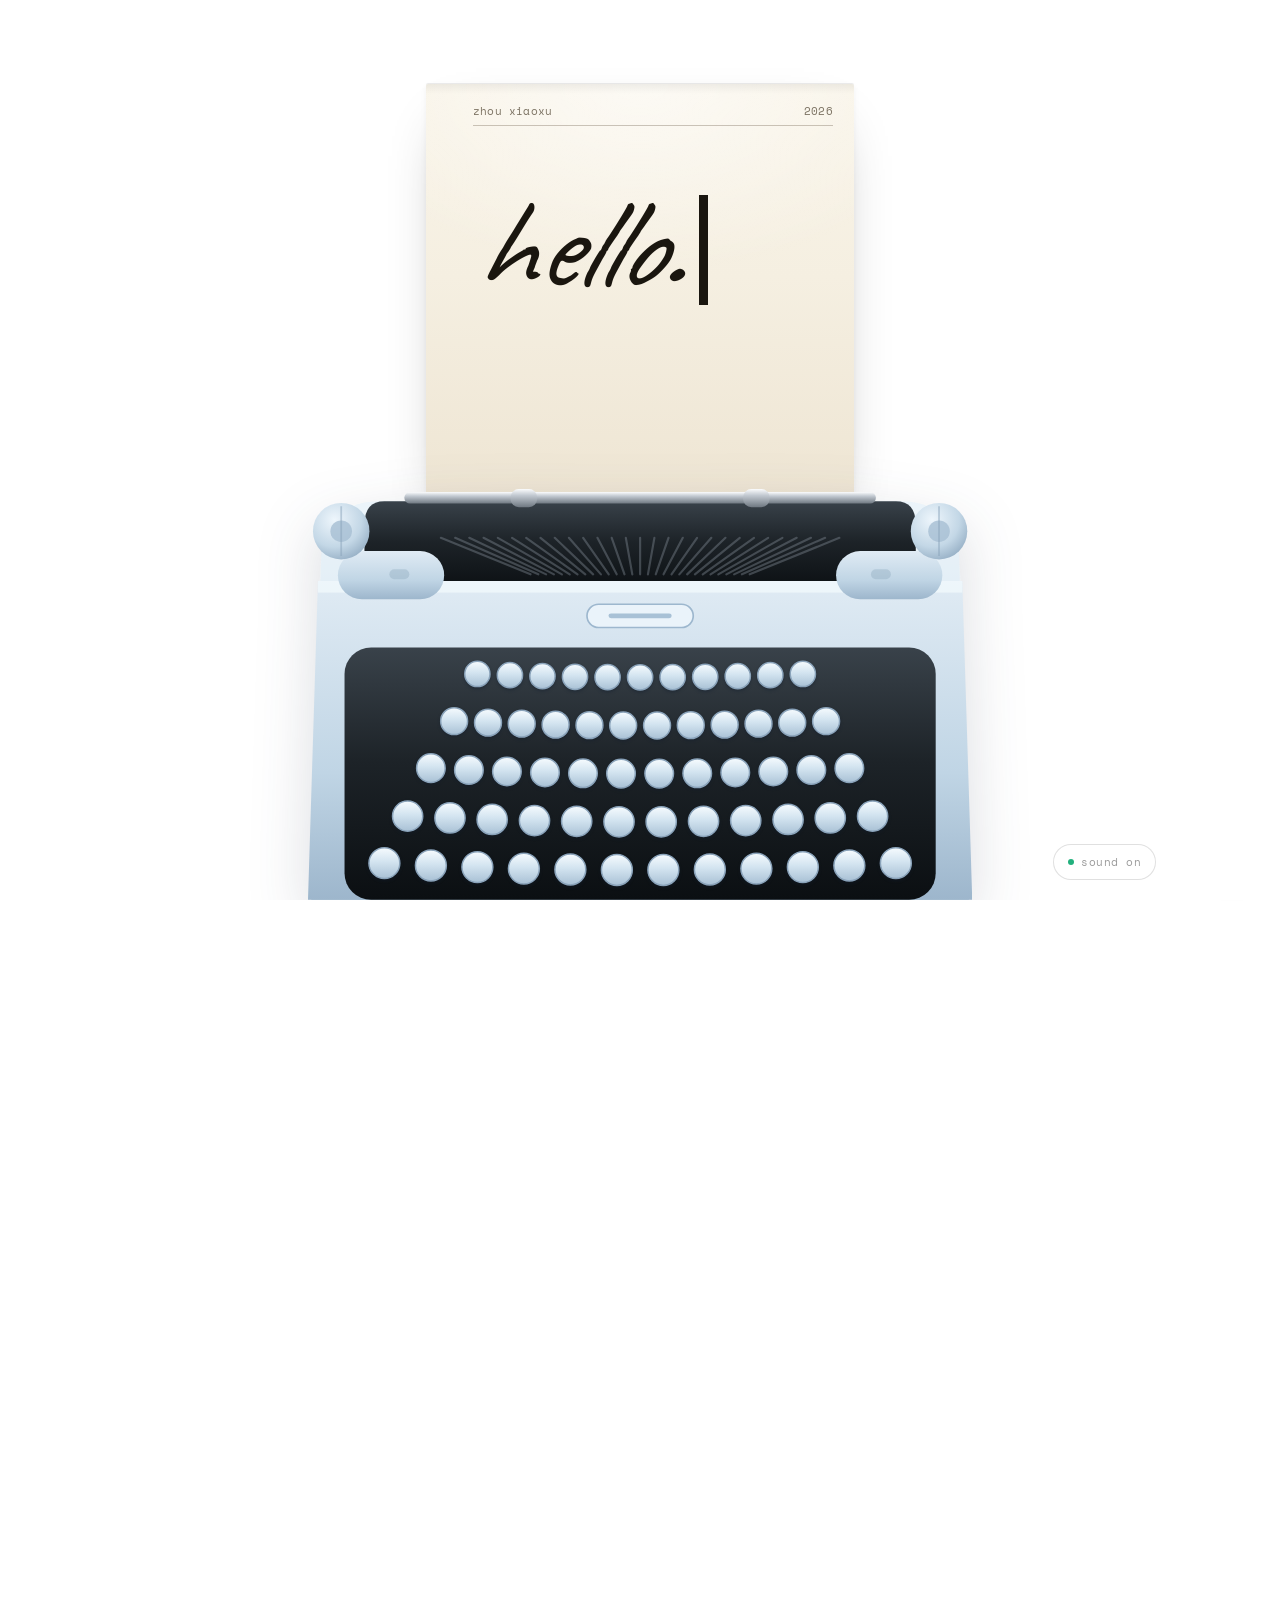
<file: index.html>
<!DOCTYPE html>
<html lang="zh-CN">
<head>
<meta charset="UTF-8" />
<meta name="viewport" content="width=device-width, initial-scale=1.0" />
<title>周晓旭 Zhou Xiaoxu | UI/UX 设计师 · 机器人交互与车机 HMI</title>
<meta name="description" content="周晓旭，UI/UX 设计师。5 年经验，专注机器人与智能座舱的交互设计。2023 红点设计奖得主，现于魔法原子负责机器人 App 与设计系统。" />

<meta property="og:type" content="website" />
<meta property="og:title" content="周晓旭 Zhou Xiaoxu | UI/UX 设计师" />
<meta property="og:description" content="从车机 HMI 到人形机器人，把复杂的机器能力翻译成一眼就懂的界面。" />
<meta property="og:image" content="https://zhou-xxdesign.github.io/assets/images/og-cover.jpg" />
<meta property="og:url" content="https://zhou-xxdesign.github.io/" />
<meta property="og:image:width" content="1200" />
<meta property="og:image:height" content="630" />
<meta name="theme-color" content="#ffffff" />

<link rel="icon" href="data:image/svg+xml,%3Csvg xmlns='http://www.w3.org/2000/svg' viewBox='0 0 64 64'%3E%3Crect width='64' height='64'/%3E%3Ctext x='32' y='47' text-anchor='middle' font-family='Georgia,serif' font-size='42' fill='%23fff'%3EZ%3C/text%3E%3C/svg%3E" />

<link rel="preconnect" href="https://fonts.googleapis.com" />
<link rel="preconnect" href="https://fonts.gstatic.com" crossorigin />
<link href="https://fonts.googleapis.com/css2?family=Caveat:wght@400;700&family=Inter:wght@300;400;500;600&family=Space+Mono:ital,wght@0,400;0,700;1,400;1,700&display=swap" rel="stylesheet" />
<link rel="stylesheet" href="/styles.css?v=16" />
<link rel="stylesheet" href="/vinyl/vinyl.css?v=3" />
<link rel="stylesheet" href="/vinyl/stage.css?v=14" />
<link rel="stylesheet" href="/intro.css?v=20" />
<script>
/* 开场只在每个标签页第一次进入时播一次；尊重系统「减弱动效」。
   ?intro=1 强制播放，?intro=0 跳过，?introAt=3400 定格调试。 */
(function () {
  var h = document.documentElement;
  var q = new URLSearchParams(location.search);
  var force = q.get("intro");
  var seen = false;
  try { seen = sessionStorage.getItem("intro") === "1"; } catch (e) {}
  var reduce = window.matchMedia("(prefers-reduced-motion: reduce)").matches;
  var run = !seen && !reduce && !location.hash;
  if (force === "1") run = true;
  if (force === "0") run = false;
  if (q.get("introAt") !== null) run = true;
  if (!run) return;
  h.classList.add("is-intro");
  /* 兜底：intro.js 万一没跑起来，11s 后也要把首屏放出来 */
  setTimeout(function () {
    if (!h.classList.contains("is-intro")) return;
    h.classList.remove("is-intro");
    var ov = document.querySelector("[data-intro]");
    if (ov) ov.hidden = true;
  }, 11000);
})();
</script>
<script>document.documentElement.classList.add("js");</script>
</head>

<body>
<a class="skip" href="#projects">跳到作品</a>

<!-- ===================== 顶部：浏览器窗口外框 ===================== -->
<div class="progress" aria-hidden="true"><span class="progress__bar" data-progress></span></div>

<div class="chrome">
  <div class="chrome__lights" aria-hidden="true">
    <span></span><span></span><span></span>
  </div>
  <div class="chrome__tab">Portfolio — 2026</div>
  <div class="chrome__url"><span>zhou-xxdesign.github.io</span></div>
  <div class="chrome__spacer" aria-hidden="true"></div>
</div>

<main>
  <!-- ===================== Hero ===================== -->
  <section class="hero">
    <nav class="hero__nav" aria-label="主导航">
      <a href="#contact">contact</a>
      <a href="#projects">projects</a>
      <a href="#about">about</a>
    </nav>

    <h1 class="hero__mark">
      <svg class="hero__face" viewBox="0 0 1200 1200" aria-hidden="true" focusable="false">
        <defs>
          <path id="face-pose-l0" d="M498 545L498 562L497 579L496 595L496 614L497 633L497 654L500 679L503 708L506 743L510 786L510 834L500 878L480 913L453 944L421 966L385 982L347 991L308 995L269 991L232 980L198 959L168 930L144 897L126 860L113 824L104 789L99 755L97 723L94 695L94 669L93 646L92 624L92 603L92 583L93 564L92 545L93 526L94 507L94 488L96 468L96 446L99 424L100 400L103 373L108 344L114 314L122 280L134 244L150 206L171 167L198 134L231 108L269 91L308 83L349 81L389 88L427 101L462 124L492 152L513 190L525 236L526 286L522 332L515 372L511 403L506 431L504 454L502 475L500 494L499 512L498 529Z" />
          <path id="face-pose-r0" d="M524 545L524 564L525 583L525 603L524 624L524 646L523 669L521 694L521 724L518 755L511 787L504 825L491 862L472 897L449 930L419 959L385 979L347 991L308 995L269 991L231 982L195 966L163 944L137 913L117 876L106 834L106 786L109 745L114 708L117 679L120 654L120 633L120 614L121 595L121 578L119 562L120 545L119 529L117 512L117 494L115 475L113 454L109 430L107 404L102 372L95 332L91 286L92 236L103 190L125 152L155 124L190 103L228 88L268 81L308 83L348 91L385 108L418 136L446 167L467 204L482 244L494 280L502 314L509 344L514 373L516 400L518 424L520 446L521 468L523 488L523 507L524 526Z" />
          <path id="face-pose-l1" d="M1078 545L1077 562L1077 579L1075 595L1076 614L1076 633L1078 655L1078 678L1082 708L1087 745L1090 786L1090 834L1080 878L1060 915L1033 944L1001 966L965 982L927 991L888 995L849 991L811 978L777 959L748 930L724 897L705 862L693 824L685 787L679 754L676 723L675 694L673 669L672 646L672 624L672 603L671 583L671 564L672 545L673 526L673 507L673 488L674 467L676 446L677 423L680 399L683 373L687 344L694 314L702 280L714 244L729 204L750 167L778 134L811 108L848 91L888 83L928 81L968 88L1006 103L1041 124L1071 152L1093 190L1105 236L1105 286L1101 332L1096 370L1091 403L1087 430L1084 454L1081 475L1079 494L1079 511L1077 529Z" />
          <path id="face-pose-r1" d="M1104 545L1103 564L1103 583L1104 603L1104 624L1104 646L1103 669L1102 695L1099 723L1097 754L1092 789L1083 824L1070 860L1052 897L1028 930L999 959L964 978L927 991L888 995L849 991L811 982L775 966L743 944L716 913L696 878L686 834L686 786L690 743L693 708L696 679L699 654L699 633L700 614L699 596L699 579L699 562L698 545L697 528L697 511L695 493L694 475L692 454L689 430L685 403L680 370L676 333L671 286L671 236L683 190L705 154L735 124L769 101L807 88L847 81L888 83L928 91L965 108L998 134L1025 167L1047 204L1062 244L1074 280L1082 314L1089 344L1093 373L1096 399L1099 423L1100 446L1102 467L1102 488L1103 507L1103 526Z" />
          <clipPath id="face-eye-0"><path data-clip="0" d="M511 545L511 563L511 581L510 599L510 619L510 640L510 662L510 686L512 716L512 749L510 786L507 830L496 870L476 905L451 937L420 962L385 980L347 991L308 995L269 991L232 981L196 962L166 937L140 905L122 868L110 829L105 788L104 750L106 716L106 687L107 662L106 640L106 619L106 599L106 580L106 563L106 545L106 528L106 510L106 491L106 472L104 450L104 427L104 402L102 372L102 338L102 300L107 258L118 217L138 179L163 146L194 118L230 98L268 86L308 83L348 86L387 98L422 118L454 146L480 178L498 217L510 258L514 300L516 338L514 372L514 402L512 428L512 450L512 472L512 491L511 510L511 528Z" /></clipPath>
          <clipPath id="face-eye-1"><path data-clip="1" d="M1091 545L1090 563L1090 581L1090 599L1090 619L1090 640L1090 662L1090 686L1090 716L1092 750L1091 788L1086 829L1075 869L1056 906L1030 937L1000 962L964 980L927 991L888 995L849 991L811 980L776 962L746 937L720 905L700 870L690 829L686 786L684 748L684 716L686 686L686 662L686 640L686 619L686 600L685 581L685 563L685 545L685 527L685 509L684 490L684 471L684 450L683 426L682 401L682 372L682 338L682 300L686 258L698 217L717 179L742 146L774 118L809 98L848 86L888 83L928 86L966 98L1002 118L1033 146L1059 178L1078 217L1090 258L1094 300L1095 338L1094 372L1094 401L1093 426L1092 450L1092 471L1090 491L1091 509L1090 528Z" /></clipPath>
        </defs>

        <g class="face__eye" data-eye="0" data-cx="308" data-cy="545">
          <g clip-path="url(#face-eye-0)">
            <rect class="face__pupil" data-pupil="0" x="202" y="293" width="208" height="512" rx="86" />
          </g>
          <path class="face__ring" data-ring="0" d="M511 545L511 563L511 581L510 599L510 619L510 640L510 662L510 686L512 716L512 749L510 786L507 830L496 870L476 905L451 937L420 962L385 980L347 991L308 995L269 991L232 981L196 962L166 937L140 905L122 868L110 829L105 788L104 750L106 716L106 687L107 662L106 640L106 619L106 599L106 580L106 563L106 545L106 528L106 510L106 491L106 472L104 450L104 427L104 402L102 372L102 338L102 300L107 258L118 217L138 179L163 146L194 118L230 98L268 86L308 83L348 86L387 98L422 118L454 146L480 178L498 217L510 258L514 300L516 338L514 372L514 402L512 428L512 450L512 472L512 491L511 510L511 528ZM481 530L481 515L483 499L483 482L485 463L486 442L489 419L491 392L494 359L495 323L492 283L482 243L467 205L444 174L415 147L382 128L346 116L308 113L271 116L235 128L202 147L173 174L150 206L134 243L124 283L122 323L123 359L125 392L128 419L130 442L132 463L134 482L134 499L135 515L136 530L136 545L136 560L136 575L135 591L134 609L134 627L133 646L130 670L128 696L125 729L124 764L127 804L137 842L153 878L176 909L204 934L237 951L272 961L308 965L344 961L380 951L412 934L441 909L463 878L481 844L490 805L491 764L491 728L489 697L486 669L484 647L483 627L482 609L482 591L481 576L481 560L481 545Z" />
        </g>

        <g class="face__eye" data-eye="1" data-cx="888" data-cy="545">
          <g clip-path="url(#face-eye-1)">
            <rect class="face__pupil" data-pupil="1" x="782" y="293" width="208" height="512" rx="86" />
          </g>
          <path class="face__ring" data-ring="1" d="M1091 545L1090 563L1090 581L1090 599L1090 619L1090 640L1090 662L1090 686L1090 716L1092 750L1091 788L1086 829L1075 869L1056 906L1030 937L1000 962L964 980L927 991L888 995L849 991L811 980L776 962L746 937L720 905L700 870L690 829L686 786L684 748L684 716L686 686L686 662L686 640L686 619L686 600L685 581L685 563L685 545L685 527L685 509L684 490L684 471L684 450L683 426L682 401L682 372L682 338L682 300L686 258L698 217L717 179L742 146L774 118L809 98L848 86L888 83L928 86L966 98L1002 118L1033 146L1059 178L1078 217L1090 258L1094 300L1095 338L1094 372L1094 401L1093 426L1092 450L1092 471L1090 491L1091 509L1090 528ZM1060 530L1061 514L1062 499L1063 481L1065 463L1067 442L1069 418L1072 391L1074 359L1074 323L1072 283L1062 243L1046 205L1023 174L994 147L961 128L925 116L888 113L850 116L814 128L781 146L753 174L730 206L714 243L704 283L702 323L703 360L704 391L707 418L709 442L711 463L712 481L713 498L715 514L715 530L715 545L715 560L715 576L714 592L714 609L713 627L712 647L710 669L707 696L706 727L705 764L707 804L715 844L733 878L756 909L784 934L816 950L852 961L888 965L924 961L959 950L992 934L1020 909L1043 879L1060 843L1069 804L1072 764L1071 728L1068 696L1065 669L1065 647L1063 627L1062 609L1061 591L1060 576L1060 560L1061 545Z" />
        </g>

        <circle class="face__dot" cx="596" cy="1060" r="58" />
      </svg>
      <span class="sr-only">周晓旭 — hello.</span>
    </h1>

    <div class="hero__name">
      <p class="hero__name-text">
        zhou xiaoxu<span class="cursor" aria-hidden="true"></span>
      </p>
      <span class="hero__name-tag">[ui/ux · hmi · robotics]</span>
    </div>

    <a class="hero__scroll" href="#projects" aria-label="向下浏览作品">
      <svg width="14" height="14" viewBox="0 0 14 14" fill="none" aria-hidden="true">
        <path d="M7 10L1 4H13L7 10Z" fill="currentColor" />
      </svg>
    </a>
  </section>

  <!-- ===================== 作品 ===================== -->
  <section id="projects" class="works works--stage">
    <div class="works__head">
      <p class="works__title">
        Selected Projects.<span class="cursor" aria-hidden="true"></span>
      </p>
      <p class="works__count">(001 — 006)</p>
    </div>

    <div class="stage-sec">
      <div class="stage" data-stage>
        <!-- 整个舞台就是一个链接：点封套或点伸出来的唱片都进对应项目页 -->
        <a class="stage__scene" data-scene href="/work/magiclab/">
          <!-- 唱片：静置时整张藏在封套后，hover 从上方抽出（露出 62%） -->
          <div class="stage__disc" aria-hidden="true">
            <span class="stage__label"><img alt="" data-label /></span>
            <span class="stage__hole"></span>
          </div>
          <!-- 封套：盖住唱片下半部分 -->
          <div class="stage__sleeve"><img alt="" data-cover /></div>
        </a>
      </div>

      <div class="stage-info">
        <p class="stage-info__idx" data-idx>001 / 006</p>
        <a class="stage-info__title" href="/work/magiclab/" data-title>—</a>
        <p class="stage-info__meta" data-meta>—</p>
      </div>

      <!-- 颜色圆点：一个项目一个，色取封面点缀色，下面带编号 -->
      <div class="dots" data-dots role="tablist" aria-label="切换项目"></div>
    </div>
  </section>

  <!-- ===================== 关于 / 经历 / 联系 ===================== -->
  <footer id="about" class="about">
    <div class="about__top">
      <div class="about__intro">
        <h2 class="about__name">周晓旭·</h2>
        <p class="about__blurb">
          5 年经验的 UI/UX 设计师。<br />
          从车机 HMI 到人形机器人，<br />
          一直在把复杂的机器能力，<br />
          翻译成普通人一眼就懂的界面。
        </p>
      </div>

      <div class="about__portrait">
        <img src="/assets/images/portrait.jpg" alt="周晓旭" width="800" height="1000" loading="lazy" />
      </div>
    </div>

    <!-- 经历与荣誉 -->
    <div class="facts">
      <div class="facts__col">
        <h3 class="facts__label">Experience</h3>
        <ul class="facts__list">
          <li>
            <span class="facts__date">2026.03 — 至今</span>
            <span class="facts__org">魔法原子 magiclab</span>
            <span class="facts__role">UI/UX 设计师</span>
          </li>
          <li>
            <span class="facts__date">2024.10 — 2026.03</span>
            <span class="facts__org">智元机器人 AgiBot</span>
            <span class="facts__role">UI/UX 设计师</span>
          </li>
          <li>
            <span class="facts__date">2022.07 — 2024.10</span>
            <span class="facts__org">集度汽车 JIDU</span>
            <span class="facts__role">HMI 设计师</span>
          </li>
          <li>
            <span class="facts__date">2021.11 — 2022.07</span>
            <span class="facts__org">联想 Lenovo</span>
            <span class="facts__role">UI 设计师 · 实习</span>
          </li>
        </ul>
      </div>

      <div class="facts__col">
        <h3 class="facts__label">Education</h3>
        <ul class="facts__list">
          <li>
            <span class="facts__date">2021.09 — 2022.12</span>
            <span class="facts__org">伯明翰大学 · 英国</span>
            <span class="facts__role">人机交互 Human-Computer Interaction</span>
          </li>
          <li>
            <span class="facts__date">2019.09 — 2020.01</span>
            <span class="facts__org">佩奇大学 · 匈牙利 交换</span>
            <span class="facts__role">建筑设计</span>
          </li>
          <li>
            <span class="facts__date">2017.09 — 2021.06</span>
            <span class="facts__org">湖北工业大学 · 武汉</span>
            <span class="facts__role">环境设计</span>
          </li>
        </ul>
      </div>

      <div class="facts__col">
        <h3 class="facts__label">Awards</h3>
        <ul class="facts__list">
          <li>
            <span class="facts__date">2023</span>
            <span class="facts__org">Red Dot Design Award</span>
            <span class="facts__role">JIDU Digital Cockpit</span>
          </li>
          <li>
            <span class="facts__date">2023.10</span>
            <span class="facts__org">阿里云 × 森马 AIGC 设计大赛</span>
            <span class="facts__role">《宇宙漫游》· 人气奖</span>
          </li>
        </ul>
      </div>
    </div>

    <!-- 联系 -->
    <div class="contact" id="contact">
      <!-- 一次点击：mailto 照常唤起邮件客户端，同时把地址复制到剪贴板 -->
      <a class="contact__mail" href="mailto:zhouxiaoxuzxx@126.com" data-mail="zhouxiaoxuzxx@126.com"
         title="点击打开邮件客户端，并复制地址">
        <span class="contact__mail-l1">zhouxiaoxuzxx</span>
        <span class="contact__mail-l2">@126.com</span>
        <span class="contact__copied" data-copied role="status" aria-live="polite"></span>
      </a>

      <ul class="contact__list">
        <li><span>WeChat</span>ZXX_8861</li>
        <li><span>Based in</span>中国</li>
      </ul>
    </div>

    <div class="colophon">
      <span>Zhou Xiaoxu — Portfolio</span>
      <span>© <span id="year">2026</span> 周晓旭</span>
      <span>Designed with Intent</span>
    </div>
  </footer>
</main>

<!-- ===================== 开场：打印机 ===================== -->
<div class="intro" data-intro hidden>
  <div class="intro__stage" data-intro-stage aria-hidden="true">
    <div class="intro__paper" data-intro-paper>
      <!-- 放大时盖一层白，纸从奶油色慢慢褪成白色 -->
      <div class="intro__wash" data-intro-wash></div>
      <p class="intro__head">
        <span>zhou xiaoxu</span>
        <span>2026</span>
      </p>
      <div class="intro__body" data-intro-body>
        <p class="intro__line intro__line--hello" data-intro-line></p>
        <p class="intro__line intro__line--sub" data-intro-line></p>
      </div>
    </div>

    <!-- 打字机：淡蓝机身、奶油色纸 -->
    <div class="intro__machine" data-intro-machine aria-hidden="true">
      <svg class="tw" viewBox="0 0 400 248" focusable="false" aria-hidden="true">
        <defs>
          <linearGradient id="tw-shell" x1="0" y1="0" x2="0" y2="1">
            <stop offset="0" stop-color="#eaf2f9" />
            <stop offset=".4" stop-color="#cddfec" />
            <stop offset="1" stop-color="#a3bcd2" />
          </linearGradient>
          <linearGradient id="tw-front" x1="0" y1="0" x2="0" y2="1">
            <stop offset="0" stop-color="#e0ebf4" />
            <stop offset=".6" stop-color="#c0d5e5" />
            <stop offset="1" stop-color="#9db6cc" />
          </linearGradient>
          <linearGradient id="tw-key" x1="0" y1="0" x2="0" y2="1">
            <stop offset="0" stop-color="#f6fbfe" />
            <stop offset=".45" stop-color="#d3e4f0" />
            <stop offset="1" stop-color="#a9c1d5" />
          </linearGradient>
          <linearGradient id="tw-bail" x1="0" y1="0" x2="0" y2="1">
            <stop offset="0" stop-color="#fbfcfd" />
            <stop offset=".35" stop-color="#c2c9d1" />
            <stop offset="1" stop-color="#6f7881" />
          </linearGradient>
          <linearGradient id="tw-throat" x1="0" y1="0" x2="0" y2="1">
            <stop offset="0" stop-color="#39424a" />
            <stop offset=".45" stop-color="#1d2328" />
            <stop offset="1" stop-color="#0b0f12" />
          </linearGradient>
          <radialGradient id="tw-knob" cx=".38" cy=".3" r=".8">
            <stop offset="0" stop-color="#eef6fc" />
            <stop offset=".6" stop-color="#c3d7e6" />
            <stop offset="1" stop-color="#8fa9c0" />
          </radialGradient>
        </defs>

        <!-- 机身外壳 -->
        <path d="M2 248 L8 40 Q12 8 44 8 L356 8 Q388 8 392 40 L398 248 Z" fill="url(#tw-shell)" />
        <path d="M8 40 Q12 8 44 8 L356 8 Q388 8 392 40 L393 56 L7 56 Z" fill="#edf5fb" opacity=".45" />

        <!-- 字篮凹槽 -->
        <path d="M46 8 H354 Q366 8 366 22 V50 Q366 62 352 62 H48 Q34 62 34 50 V22 Q34 8 46 8 Z" fill="url(#tw-throat)" />
        <g class="tw__bars" stroke="#8b95a0" stroke-width="1.3" stroke-linecap="round" opacity=".38">
          <line x1="80.0" y1="30" x2="134.0" y2="52" />
          <line x1="88.6" y1="30" x2="138.7" y2="52" />
          <line x1="97.1" y1="30" x2="143.4" y2="52" />
          <line x1="105.7" y1="30" x2="148.1" y2="52" />
          <line x1="114.3" y1="30" x2="152.9" y2="52" />
          <line x1="122.9" y1="30" x2="157.6" y2="52" />
          <line x1="131.4" y1="30" x2="162.3" y2="52" />
          <line x1="140.0" y1="30" x2="167.0" y2="52" />
          <line x1="148.6" y1="30" x2="171.7" y2="52" />
          <line x1="157.1" y1="30" x2="176.4" y2="52" />
          <line x1="165.7" y1="30" x2="181.1" y2="52" />
          <line x1="174.3" y1="30" x2="185.9" y2="52" />
          <line x1="182.9" y1="30" x2="190.6" y2="52" />
          <line x1="191.4" y1="30" x2="195.3" y2="52" />
          <line x1="200.0" y1="30" x2="200.0" y2="52" />
          <line x1="208.6" y1="30" x2="204.7" y2="52" />
          <line x1="217.1" y1="30" x2="209.4" y2="52" />
          <line x1="225.7" y1="30" x2="214.1" y2="52" />
          <line x1="234.3" y1="30" x2="218.9" y2="52" />
          <line x1="242.9" y1="30" x2="223.6" y2="52" />
          <line x1="251.4" y1="30" x2="228.3" y2="52" />
          <line x1="260.0" y1="30" x2="233.0" y2="52" />
          <line x1="268.6" y1="30" x2="237.7" y2="52" />
          <line x1="277.1" y1="30" x2="242.4" y2="52" />
          <line x1="285.7" y1="30" x2="247.1" y2="52" />
          <line x1="294.3" y1="30" x2="251.9" y2="52" />
          <line x1="302.9" y1="30" x2="256.6" y2="52" />
          <line x1="311.4" y1="30" x2="261.3" y2="52" />
          <line x1="320.0" y1="30" x2="266.0" y2="52" />
        </g>

        <!-- 前脸 -->
        <path d="M6 56 L394 56 L400 248 L0 248 Z" fill="url(#tw-front)" />
        <path d="M6 56 L394 56 L394 63 L6 63 Z" fill="#f2f9fd" opacity=".8" />

        <!-- 铭牌 -->
        <rect x="168" y="70" width="64" height="14" rx="7" fill="#eaf3fa" stroke="#9db7ce" stroke-width="1" />
        <rect x="181" y="75.5" width="38" height="3" rx="1.5" fill="#a8c1d6" />

        <!-- 两端色带盘罩 -->
        <rect x="18" y="38" width="64" height="29" rx="14.5" fill="url(#tw-front)" />
        <rect x="318" y="38" width="64" height="29" rx="14.5" fill="url(#tw-front)" />
        <rect x="49" y="49" width="12" height="6" rx="3" fill="#8fa9bf" opacity=".4" />
        <rect x="339" y="49" width="12" height="6" rx="3" fill="#8fa9bf" opacity=".4" />

        <!-- 键床 -->
        <rect x="22" y="96" width="356" height="152" rx="16" fill="url(#tw-throat)" />
          <g class="tw__keys">
            <circle cx="102.0" cy="112.0" r="7.6" />
            <circle cx="121.6" cy="112.7" r="7.6" />
            <circle cx="141.2" cy="113.3" r="7.6" />
            <circle cx="160.8" cy="113.7" r="7.6" />
            <circle cx="180.4" cy="113.9" r="7.6" />
            <circle cx="200.0" cy="114.0" r="7.6" />
            <circle cx="219.6" cy="113.9" r="7.6" />
            <circle cx="239.2" cy="113.7" r="7.6" />
            <circle cx="258.8" cy="113.3" r="7.6" />
            <circle cx="278.4" cy="112.7" r="7.6" />
            <circle cx="298.0" cy="112.0" r="7.6" />
          </g>
          <g class="tw__keys">
            <circle cx="88.0" cy="140.4" r="8.1" />
            <circle cx="108.4" cy="141.3" r="8.1" />
            <circle cx="128.7" cy="141.9" r="8.1" />
            <circle cx="149.1" cy="142.5" r="8.1" />
            <circle cx="169.5" cy="142.8" r="8.1" />
            <circle cx="189.8" cy="143.0" r="8.1" />
            <circle cx="210.2" cy="143.0" r="8.1" />
            <circle cx="230.5" cy="142.8" r="8.1" />
            <circle cx="250.9" cy="142.5" r="8.1" />
            <circle cx="271.3" cy="141.9" r="8.1" />
            <circle cx="291.6" cy="141.3" r="8.1" />
            <circle cx="312.0" cy="140.4" r="8.1" />
          </g>
          <g class="tw__keys">
            <circle cx="74.0" cy="168.7" r="8.6" />
            <circle cx="96.9" cy="169.8" r="8.6" />
            <circle cx="119.8" cy="170.7" r="8.6" />
            <circle cx="142.7" cy="171.3" r="8.6" />
            <circle cx="165.6" cy="171.8" r="8.6" />
            <circle cx="188.5" cy="172.0" r="8.6" />
            <circle cx="211.5" cy="172.0" r="8.6" />
            <circle cx="234.4" cy="171.8" r="8.6" />
            <circle cx="257.3" cy="171.3" r="8.6" />
            <circle cx="280.2" cy="170.7" r="8.6" />
            <circle cx="303.1" cy="169.8" r="8.6" />
            <circle cx="326.0" cy="168.7" r="8.6" />
          </g>
          <g class="tw__keys">
            <circle cx="60.0" cy="197.6" r="9.1" />
            <circle cx="85.5" cy="198.7" r="9.1" />
            <circle cx="110.9" cy="199.6" r="9.1" />
            <circle cx="136.4" cy="200.3" r="9.1" />
            <circle cx="161.8" cy="200.7" r="9.1" />
            <circle cx="187.3" cy="201.0" r="9.1" />
            <circle cx="212.7" cy="201.0" r="9.1" />
            <circle cx="238.2" cy="200.7" r="9.1" />
            <circle cx="263.6" cy="200.3" r="9.1" />
            <circle cx="289.1" cy="199.6" r="9.1" />
            <circle cx="314.5" cy="198.7" r="9.1" />
            <circle cx="340.0" cy="197.6" r="9.1" />
          </g>
          <g class="tw__keys">
            <circle cx="46.0" cy="225.9" r="9.3" />
            <circle cx="74.0" cy="227.3" r="9.3" />
            <circle cx="102.0" cy="228.3" r="9.3" />
            <circle cx="130.0" cy="229.2" r="9.3" />
            <circle cx="158.0" cy="229.7" r="9.3" />
            <circle cx="186.0" cy="230.0" r="9.3" />
            <circle cx="214.0" cy="230.0" r="9.3" />
            <circle cx="242.0" cy="229.7" r="9.3" />
            <circle cx="270.0" cy="229.2" r="9.3" />
            <circle cx="298.0" cy="228.3" r="9.3" />
            <circle cx="326.0" cy="227.3" r="9.3" />
            <circle cx="354.0" cy="225.9" r="9.3" />
          </g>

        <!-- 压纸杆（压在纸前面） -->
        <rect x="58" y="2.4" width="284" height="7" rx="3.5" fill="url(#tw-bail)" />
        <rect x="122" y="0.6" width="16" height="11" rx="5" fill="url(#tw-bail)" />
        <rect x="262" y="0.6" width="16" height="11" rx="5" fill="url(#tw-bail)" />

        <!-- 两端旋钮 -->
        <circle cx="20" cy="26" r="17" fill="url(#tw-knob)" />
        <circle cx="380" cy="26" r="17" fill="url(#tw-knob)" />
        <circle cx="20" cy="26" r="6.5" fill="#a9c1d5" opacity=".85" />
        <circle cx="380" cy="26" r="6.5" fill="#a9c1d5" opacity=".85" />
        <g stroke="#8aa4bb" stroke-width="1.1" opacity=".5">
          <line x1="20" y1="11" x2="20" y2="41" />
          <line x1="380" y1="11" x2="380" y2="41" />
        </g>
      </svg>
    </div>
  </div>

  <button class="intro__sound" type="button" data-intro-sound aria-pressed="true" aria-label="开关按键声音">
    <span class="intro__sound-dot" aria-hidden="true"></span>
    <span data-intro-sound-label>sound on</span>
  </button>
  <button class="intro__skip" type="button" data-intro-skip aria-label="跳过开场动画">
    skip <span aria-hidden="true">esc</span>
  </button>
</div>

<script src="/vinyl/projects.js" defer></script>
<script src="/vinyl/stage.js?v=10" defer></script>
<script src="/main.js?v=15" defer></script>
<script src="/intro.js?v=24" defer></script>

<button class="to-top" type="button" data-to-top aria-label="回到顶部">
  <svg width="11" height="11" viewBox="0 0 12 12" fill="none" aria-hidden="true">
    <path d="M6 10V2M2.6 5.4L6 2l3.4 3.4" stroke="currentColor" stroke-width="1.4" stroke-linecap="round" stroke-linejoin="round" />
  </svg>
  <span>top</span>
</button>

<a class="avatar-badge" href="/" aria-label="回到首页" data-face="badge" data-home>
  <svg viewBox="26 18 1150 1150" focusable="false" aria-hidden="true">
    <defs>
      <path id="badge-pose-l0" d="M498 545L498 562L497 579L496 595L496 614L497 633L497 654L500 679L503 708L506 743L510 786L510 834L500 878L480 913L453 944L421 966L385 982L347 991L308 995L269 991L232 980L198 959L168 930L144 897L126 860L113 824L104 789L99 755L97 723L94 695L94 669L93 646L92 624L92 603L92 583L93 564L92 545L93 526L94 507L94 488L96 468L96 446L99 424L100 400L103 373L108 344L114 314L122 280L134 244L150 206L171 167L198 134L231 108L269 91L308 83L349 81L389 88L427 101L462 124L492 152L513 190L525 236L526 286L522 332L515 372L511 403L506 431L504 454L502 475L500 494L499 512L498 529Z" />
      <path id="badge-pose-r0" d="M524 545L524 564L525 583L525 603L524 624L524 646L523 669L521 694L521 724L518 755L511 787L504 825L491 862L472 897L449 930L419 959L385 979L347 991L308 995L269 991L231 982L195 966L163 944L137 913L117 876L106 834L106 786L109 745L114 708L117 679L120 654L120 633L120 614L121 595L121 578L119 562L120 545L119 529L117 512L117 494L115 475L113 454L109 430L107 404L102 372L95 332L91 286L92 236L103 190L125 152L155 124L190 103L228 88L268 81L308 83L348 91L385 108L418 136L446 167L467 204L482 244L494 280L502 314L509 344L514 373L516 400L518 424L520 446L521 468L523 488L523 507L524 526Z" />
      <path id="badge-pose-l1" d="M1078 545L1077 562L1077 579L1075 595L1076 614L1076 633L1078 655L1078 678L1082 708L1087 745L1090 786L1090 834L1080 878L1060 915L1033 944L1001 966L965 982L927 991L888 995L849 991L811 978L777 959L748 930L724 897L705 862L693 824L685 787L679 754L676 723L675 694L673 669L672 646L672 624L672 603L671 583L671 564L672 545L673 526L673 507L673 488L674 467L676 446L677 423L680 399L683 373L687 344L694 314L702 280L714 244L729 204L750 167L778 134L811 108L848 91L888 83L928 81L968 88L1006 103L1041 124L1071 152L1093 190L1105 236L1105 286L1101 332L1096 370L1091 403L1087 430L1084 454L1081 475L1079 494L1079 511L1077 529Z" />
      <path id="badge-pose-r1" d="M1104 545L1103 564L1103 583L1104 603L1104 624L1104 646L1103 669L1102 695L1099 723L1097 754L1092 789L1083 824L1070 860L1052 897L1028 930L999 959L964 978L927 991L888 995L849 991L811 982L775 966L743 944L716 913L696 878L686 834L686 786L690 743L693 708L696 679L699 654L699 633L700 614L699 596L699 579L699 562L698 545L697 528L697 511L695 493L694 475L692 454L689 430L685 403L680 370L676 333L671 286L671 236L683 190L705 154L735 124L769 101L807 88L847 81L888 83L928 91L965 108L998 134L1025 167L1047 204L1062 244L1074 280L1082 314L1089 344L1093 373L1096 399L1099 423L1100 446L1102 467L1102 488L1103 507L1103 526Z" />
      <clipPath id="badge-eye-0"><path data-clip="0" d="M468 545L468 559L467 574L467 587L468 604L470 620L471 639L475 662L480 689L485 722L491 763L493 809L485 852L467 886L443 916L413 937L380 952L344 961L308 965L272 961L237 950L206 930L178 902L157 870L141 834L130 799L123 766L120 734L120 704L119 678L120 654L120 633L120 614L121 595L122 578L123 561L122 545L123 529L124 512L123 496L124 478L123 459L125 439L125 417L126 392L129 365L133 337L139 305L149 270L163 233L181 195L206 163L236 138L272 121L308 113L346 111L384 118L419 130L452 152L479 179L498 216L508 261L507 309L501 353L492 391L486 420L480 446L477 467L474 485L471 502L469 517L468 532Z" /></clipPath>
      <clipPath id="badge-eye-1"><path data-clip="1" d="M1048 545L1047 559L1047 574L1046 587L1048 604L1049 620L1052 640L1053 661L1059 689L1066 724L1071 763L1073 809L1065 852L1047 888L1023 916L993 937L960 952L924 961L888 965L852 961L816 948L785 930L758 902L737 870L720 836L710 799L704 764L700 733L699 704L700 677L699 654L699 633L700 614L701 595L701 578L701 561L702 545L703 529L703 512L702 496L702 477L703 459L703 438L705 416L706 392L708 365L713 337L719 305L729 270L742 231L760 195L786 163L816 138L851 121L888 113L925 111L963 118L998 132L1031 152L1058 179L1078 216L1088 261L1086 309L1080 353L1073 389L1066 420L1061 445L1057 467L1053 485L1050 502L1049 516L1047 532Z" /></clipPath>
    </defs>
      <g class="face__eye" data-eye="0" data-cx="308" data-cy="545">
        <g clip-path="url(#badge-eye-0)">
          <rect class="face__pupil" data-pupil="0" x="107" y="293" width="208" height="512" rx="86" />
        </g>
        <path class="face__ring" data-ring="0" d="M498 545L498 562L497 579L496 595L496 614L497 633L497 654L500 679L503 708L506 743L510 786L510 834L500 878L480 913L453 944L421 966L385 982L347 991L308 995L269 991L232 980L198 959L168 930L144 897L126 860L113 824L104 789L99 755L97 723L94 695L94 669L93 646L92 624L92 603L92 583L93 564L92 545L93 526L94 507L94 488L96 468L96 446L99 424L100 400L103 373L108 344L114 314L122 280L134 244L150 206L171 167L198 134L231 108L269 91L308 83L349 81L389 88L427 101L462 124L492 152L513 190L525 236L526 286L522 332L515 372L511 403L506 431L504 454L502 475L500 494L499 512L498 529ZM468 532L469 517L471 502L474 485L477 467L480 446L486 420L492 391L501 353L507 309L508 261L498 216L479 179L452 152L419 130L384 118L346 111L308 113L272 121L236 138L206 163L181 195L163 233L149 270L139 305L133 337L129 365L126 392L125 417L125 439L123 459L124 478L123 496L124 512L123 529L122 545L123 561L122 578L121 595L120 614L120 633L120 654L119 678L120 704L120 734L123 766L130 799L141 834L157 870L178 902L206 930L237 950L272 961L308 965L344 961L380 952L413 937L443 916L467 886L485 852L493 809L491 763L485 722L480 689L475 662L471 639L470 620L468 604L467 587L467 574L468 559L468 545Z" />
      </g>
      <g class="face__eye" data-eye="1" data-cx="888" data-cy="545">
        <g clip-path="url(#badge-eye-1)">
          <rect class="face__pupil" data-pupil="1" x="687" y="293" width="208" height="512" rx="86" />
        </g>
        <path class="face__ring" data-ring="1" d="M1078 545L1077 562L1077 579L1075 595L1076 614L1076 633L1078 655L1078 678L1082 708L1087 745L1090 786L1090 834L1080 878L1060 915L1033 944L1001 966L965 982L927 991L888 995L849 991L811 978L777 959L748 930L724 897L705 862L693 824L685 787L679 754L676 723L675 694L673 669L672 646L672 624L672 603L671 583L671 564L672 545L673 526L673 507L673 488L674 467L676 446L677 423L680 399L683 373L687 344L694 314L702 280L714 244L729 204L750 167L778 134L811 108L848 91L888 83L928 81L968 88L1006 103L1041 124L1071 152L1093 190L1105 236L1105 286L1101 332L1096 370L1091 403L1087 430L1084 454L1081 475L1079 494L1079 511L1077 529ZM1047 532L1049 516L1050 502L1053 485L1057 467L1061 445L1066 420L1073 389L1080 353L1086 309L1088 261L1078 216L1058 179L1031 152L998 132L963 118L925 111L888 113L851 121L816 138L786 163L760 195L742 231L729 270L719 305L713 337L708 365L706 392L705 416L703 438L703 459L702 477L702 496L703 512L703 529L702 545L701 561L701 578L701 595L700 614L699 633L699 654L700 677L699 704L700 733L704 764L710 799L720 836L737 870L758 902L785 930L816 948L852 961L888 965L924 961L960 952L993 937L1023 916L1047 888L1065 852L1073 809L1071 763L1066 724L1059 689L1053 661L1052 640L1049 620L1048 604L1046 587L1047 574L1047 559L1048 545Z" />
      </g>
      <circle class="face__dot" cx="596" cy="1060" r="58" />
  </svg>
</a>
</body>
</html>
</file>
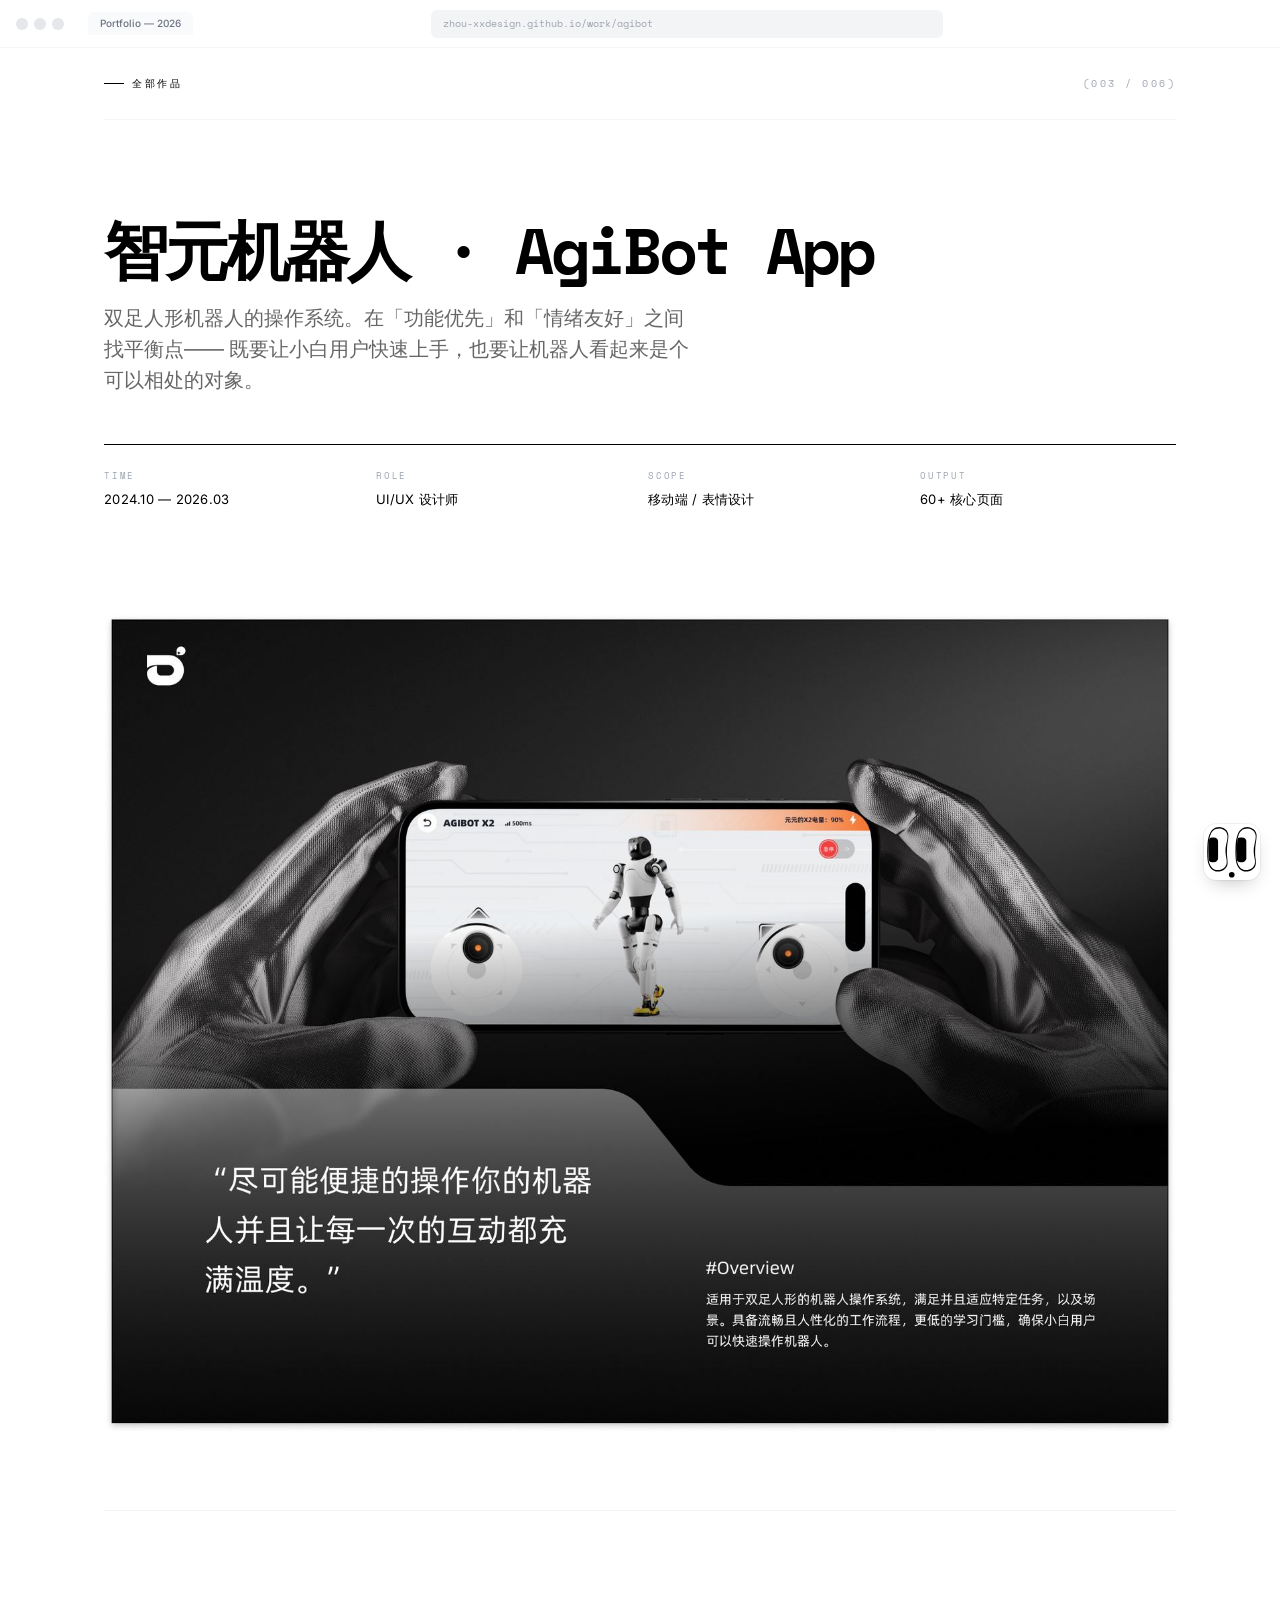
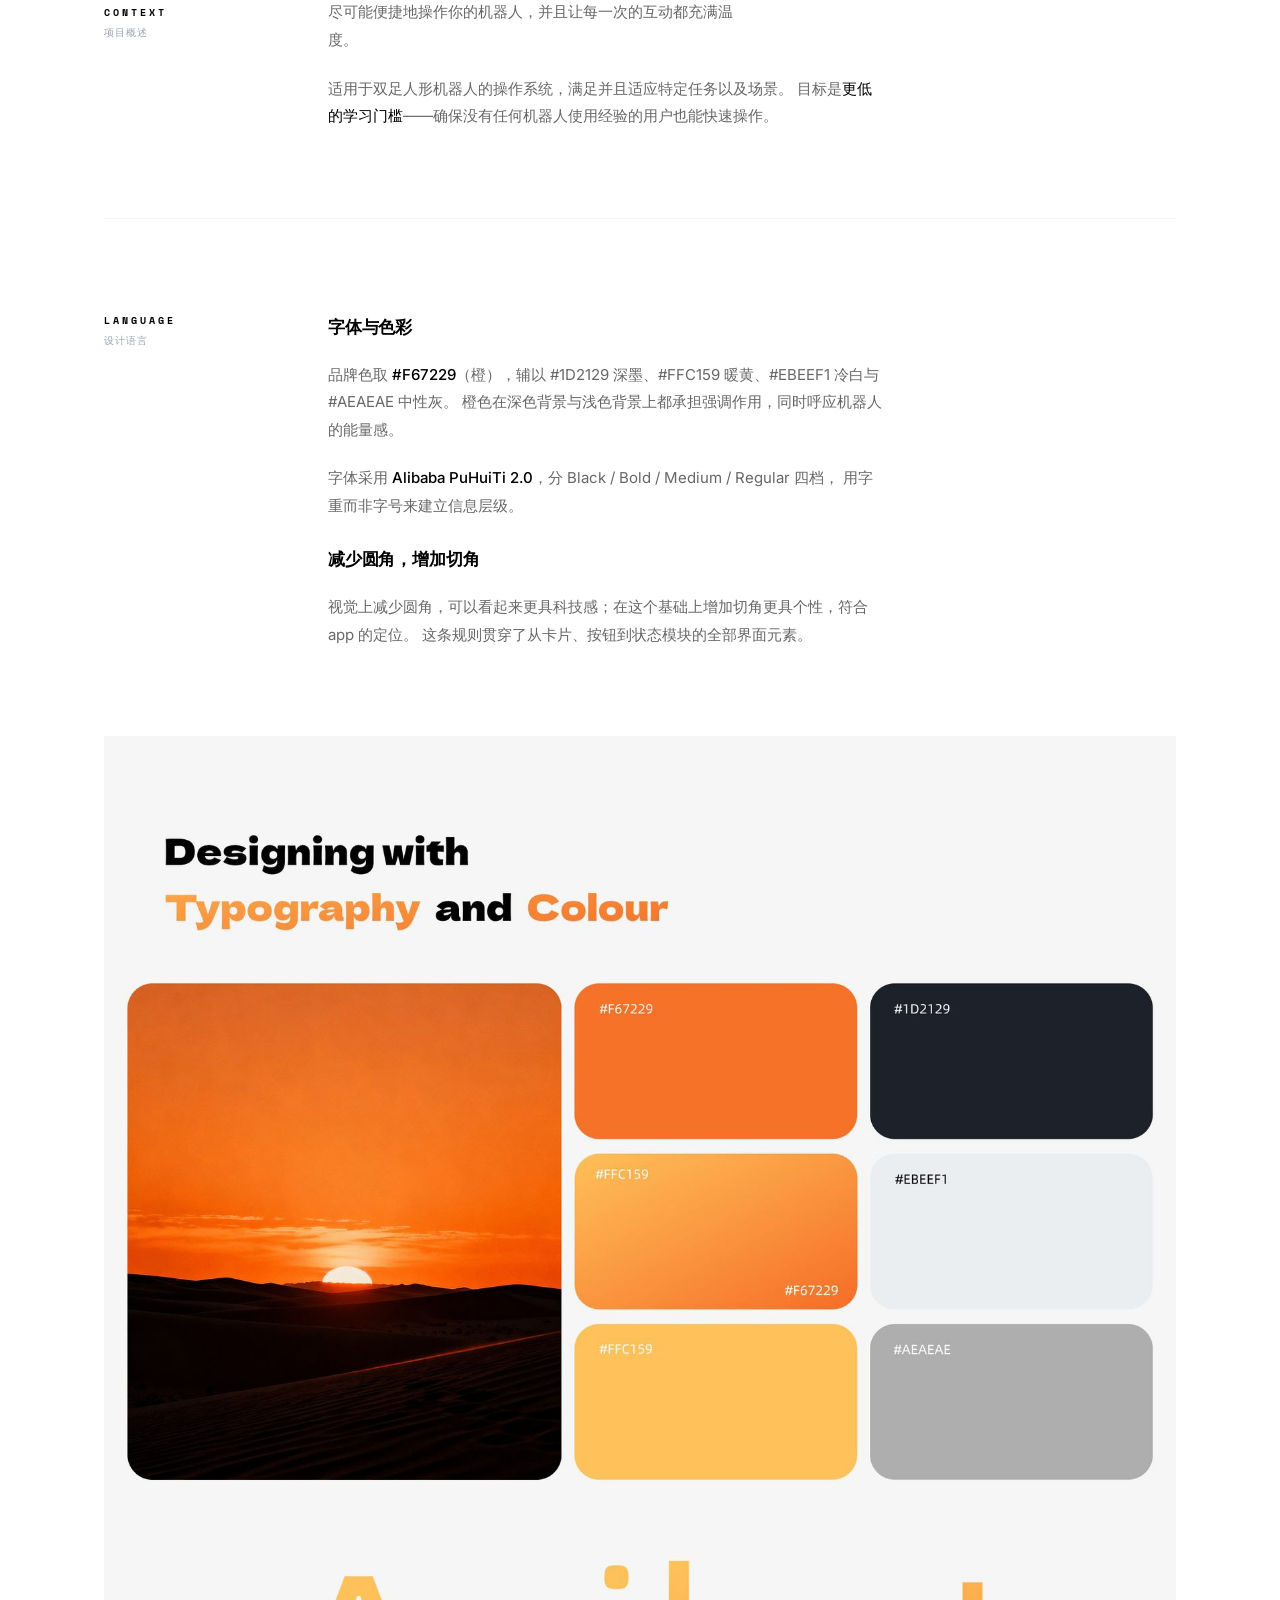
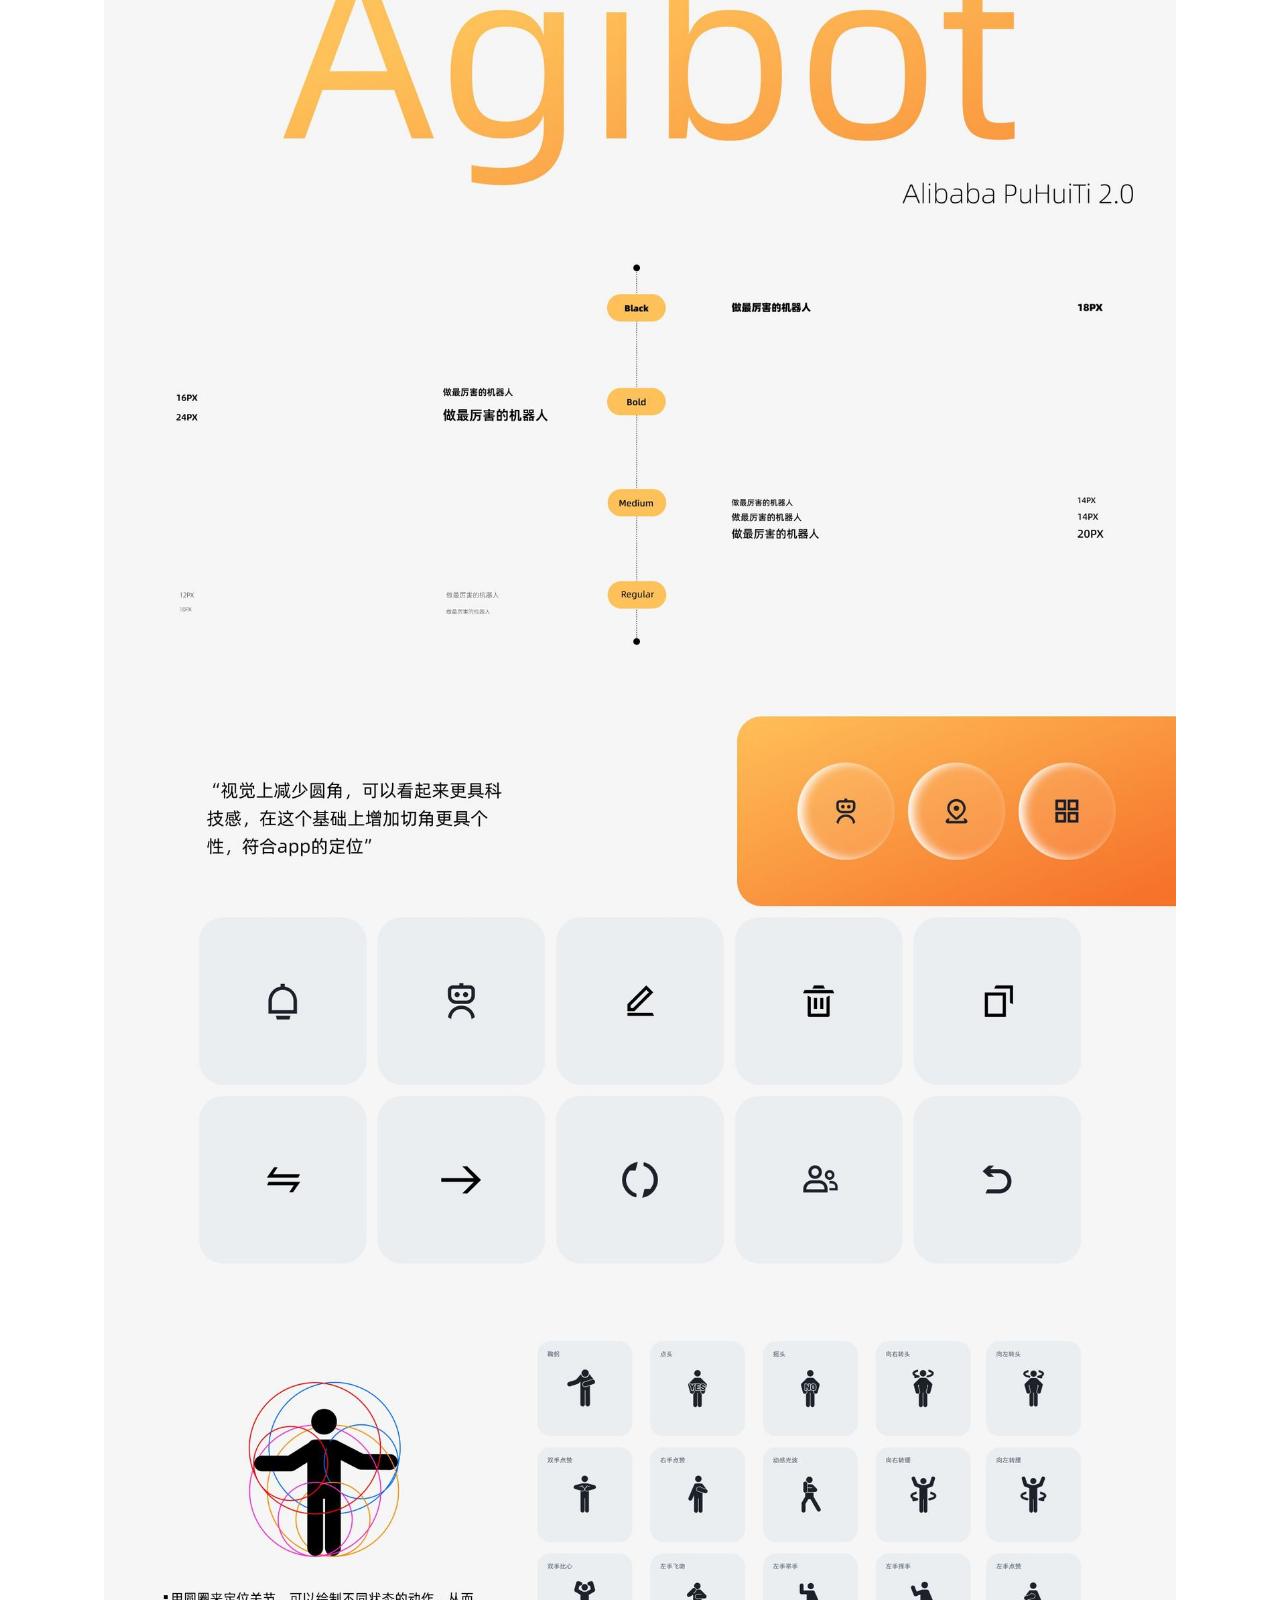
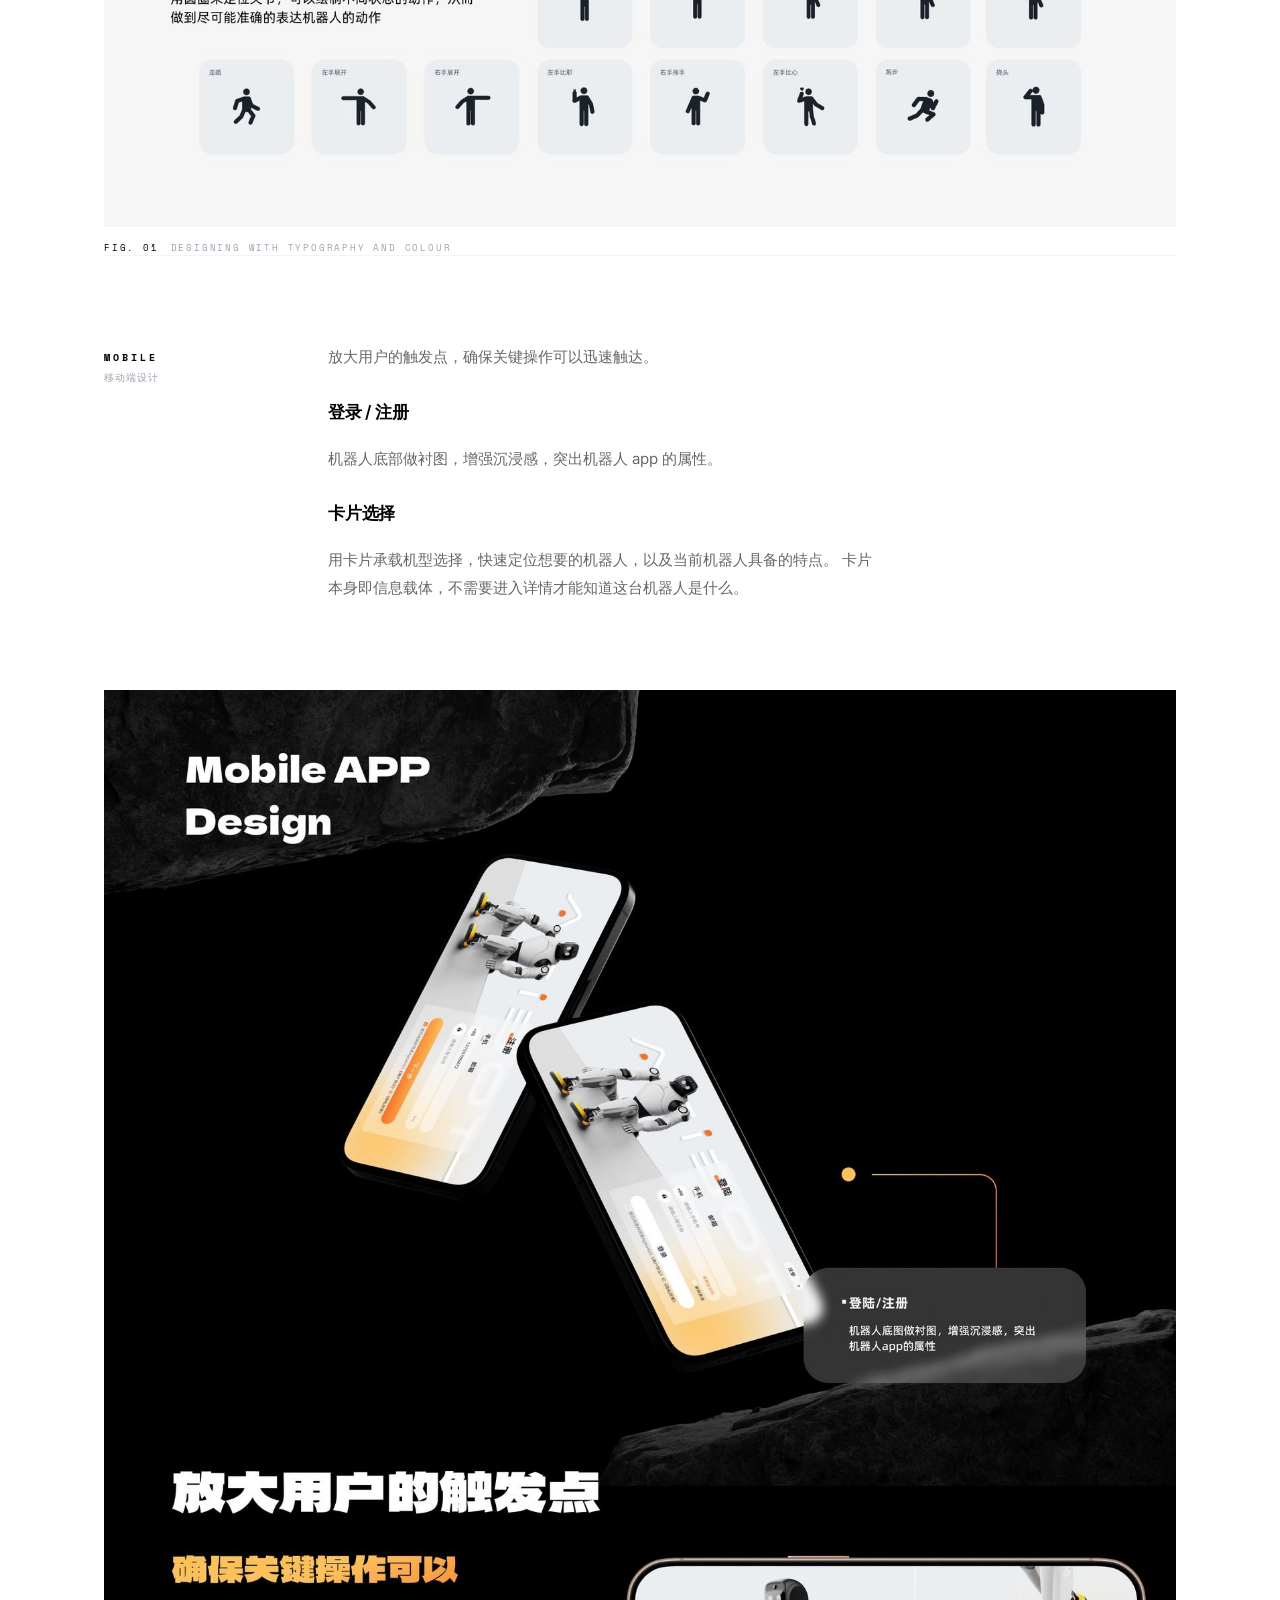
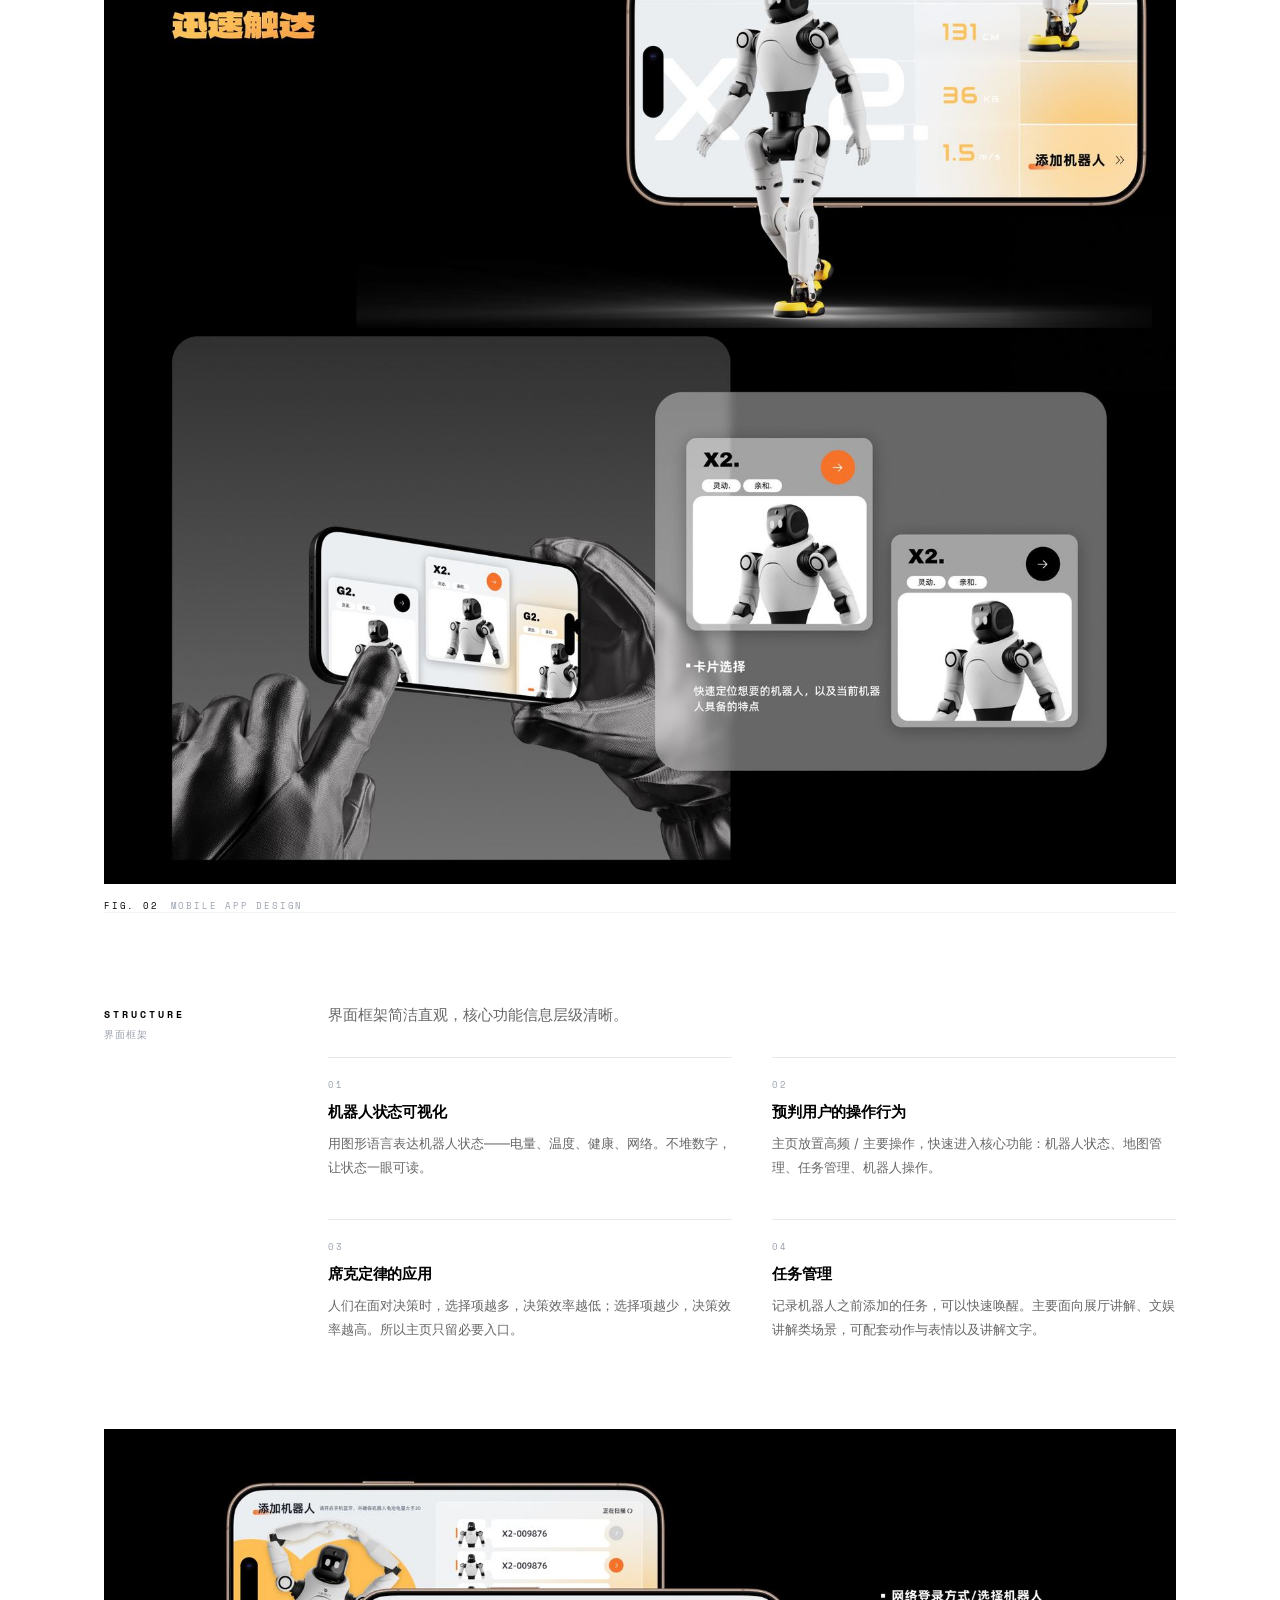
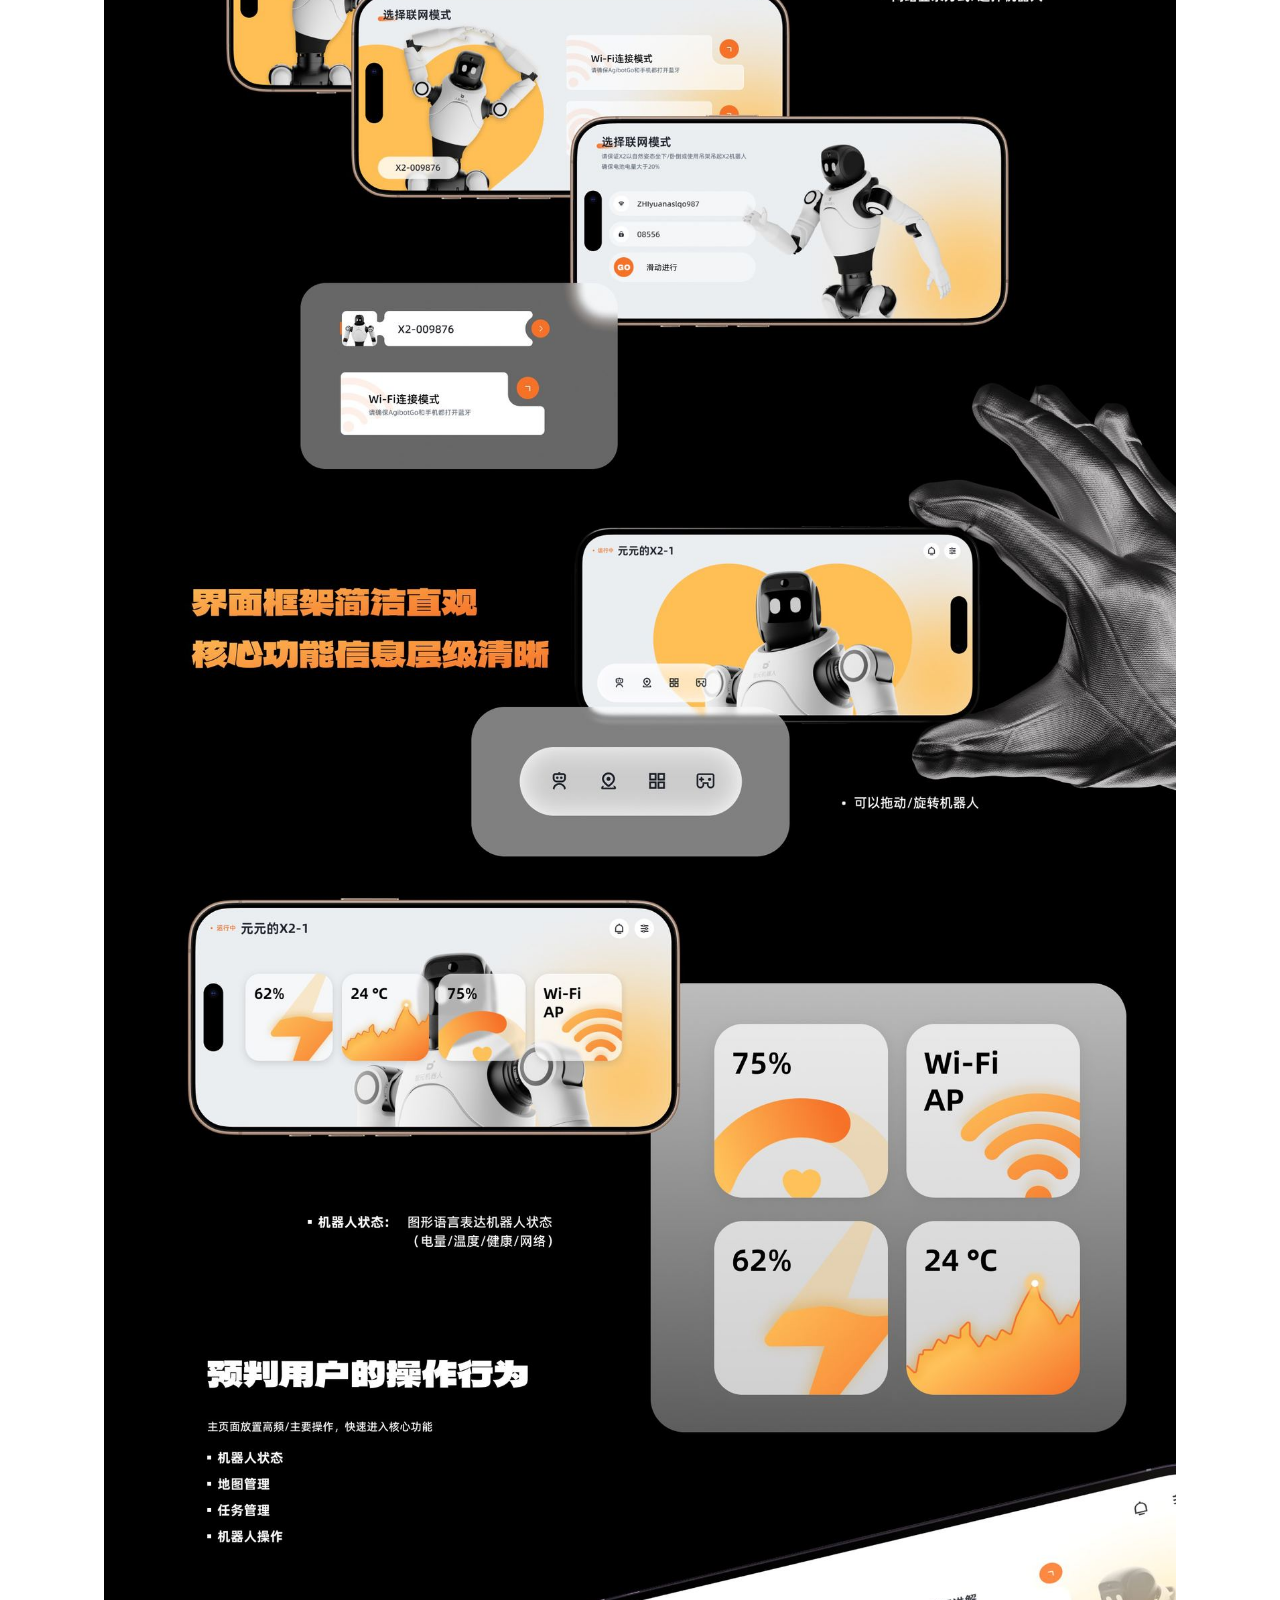
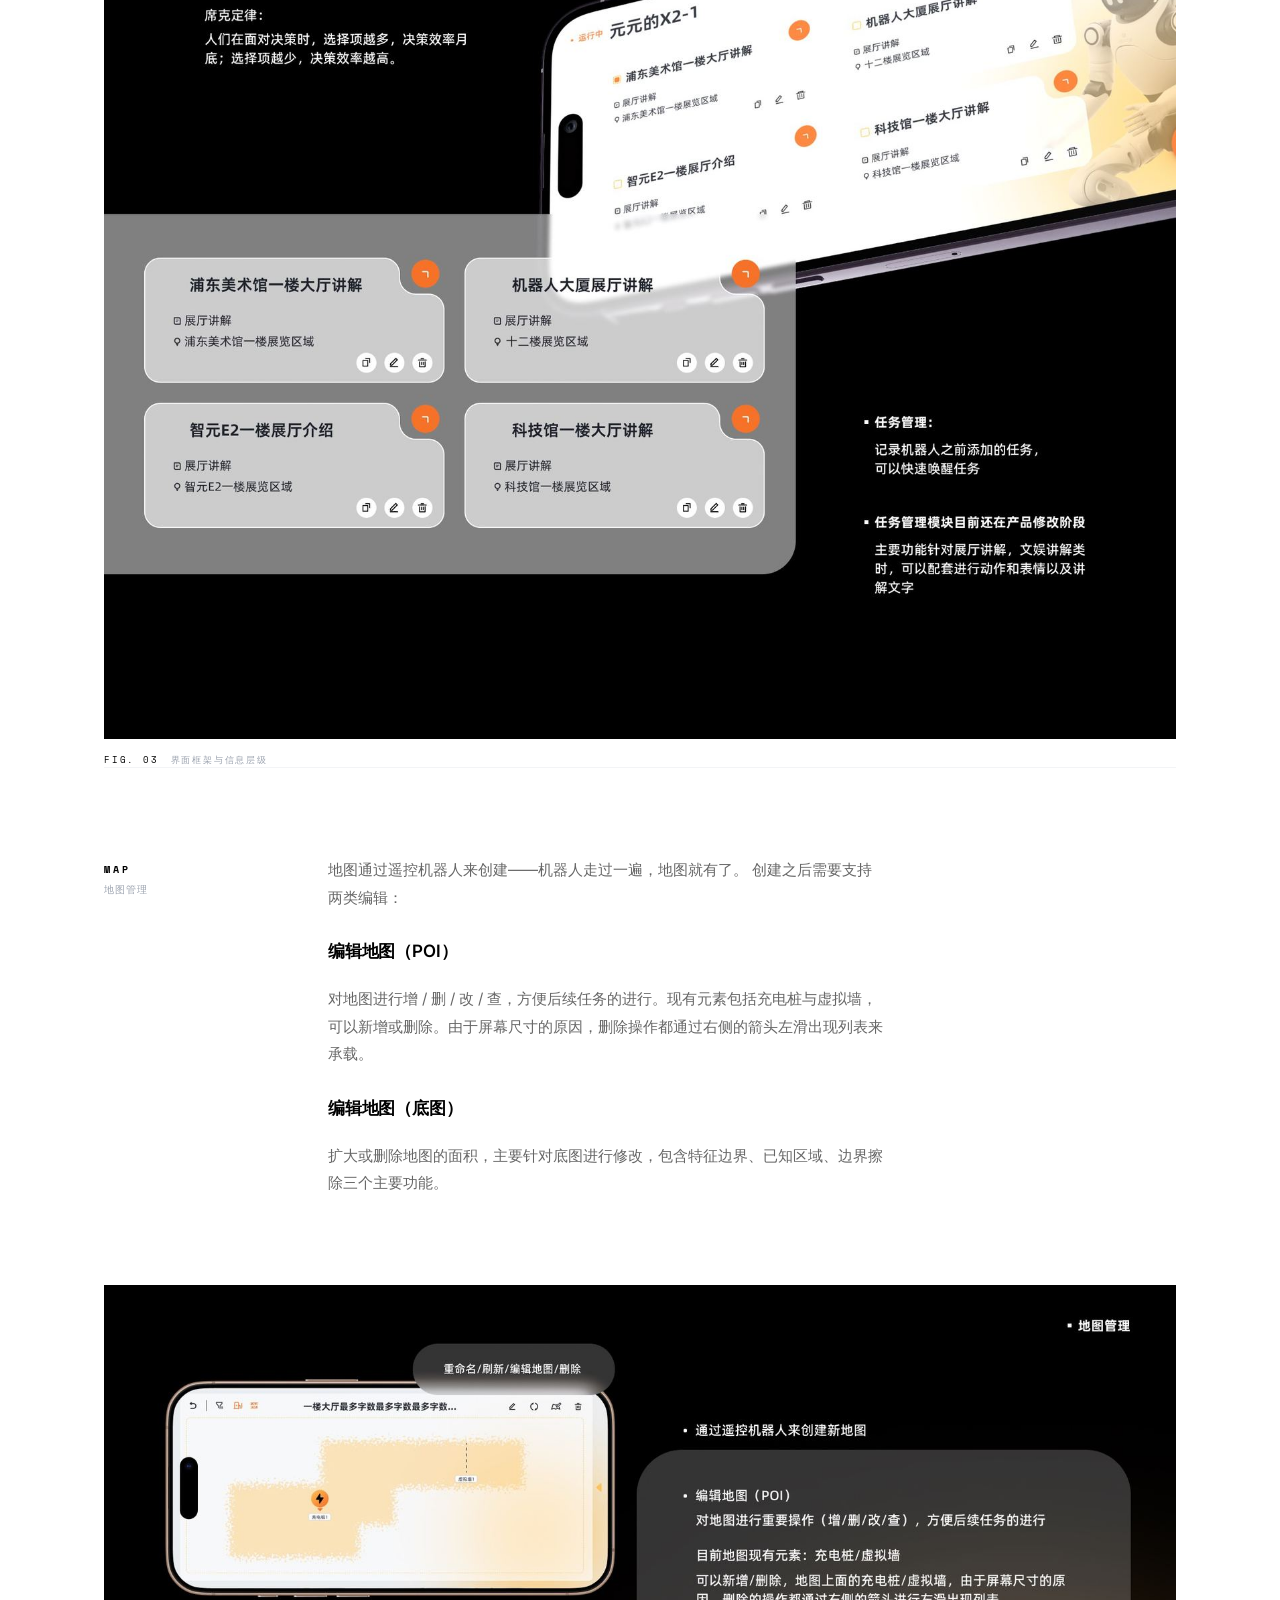
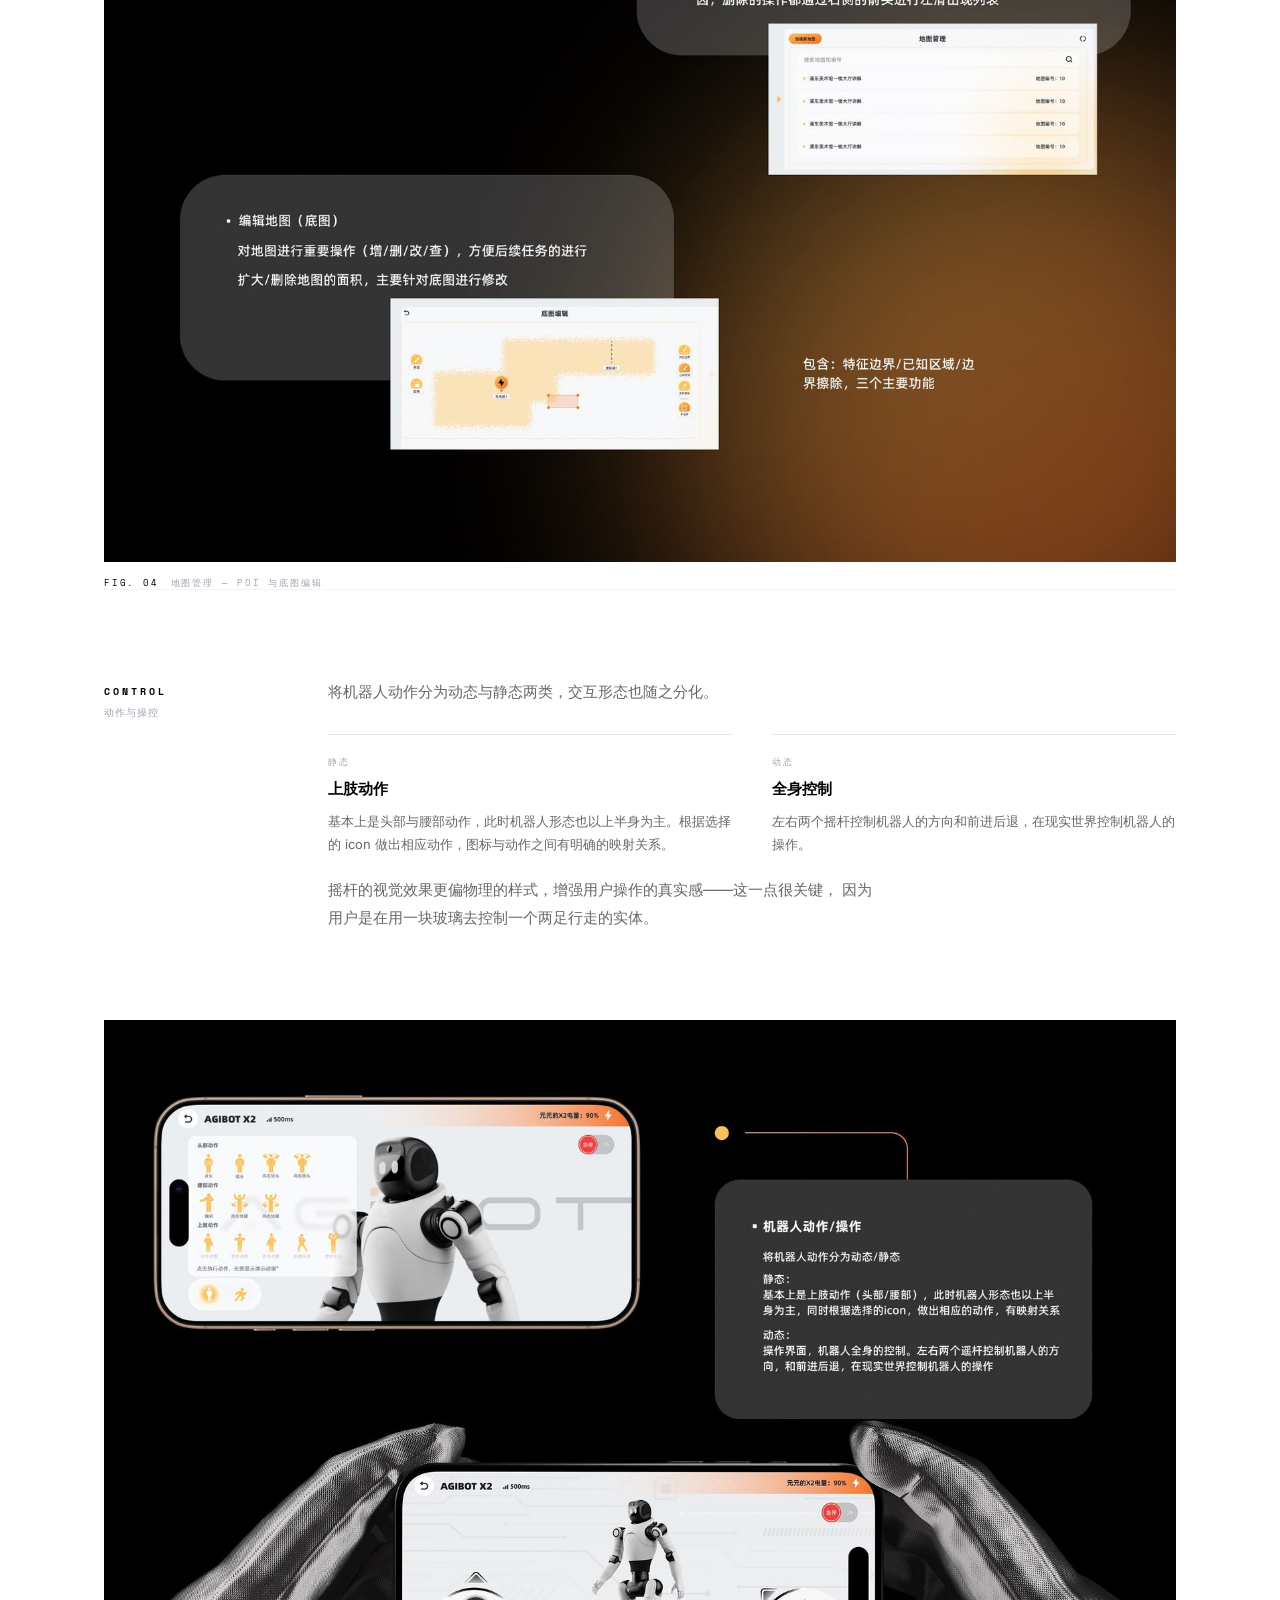
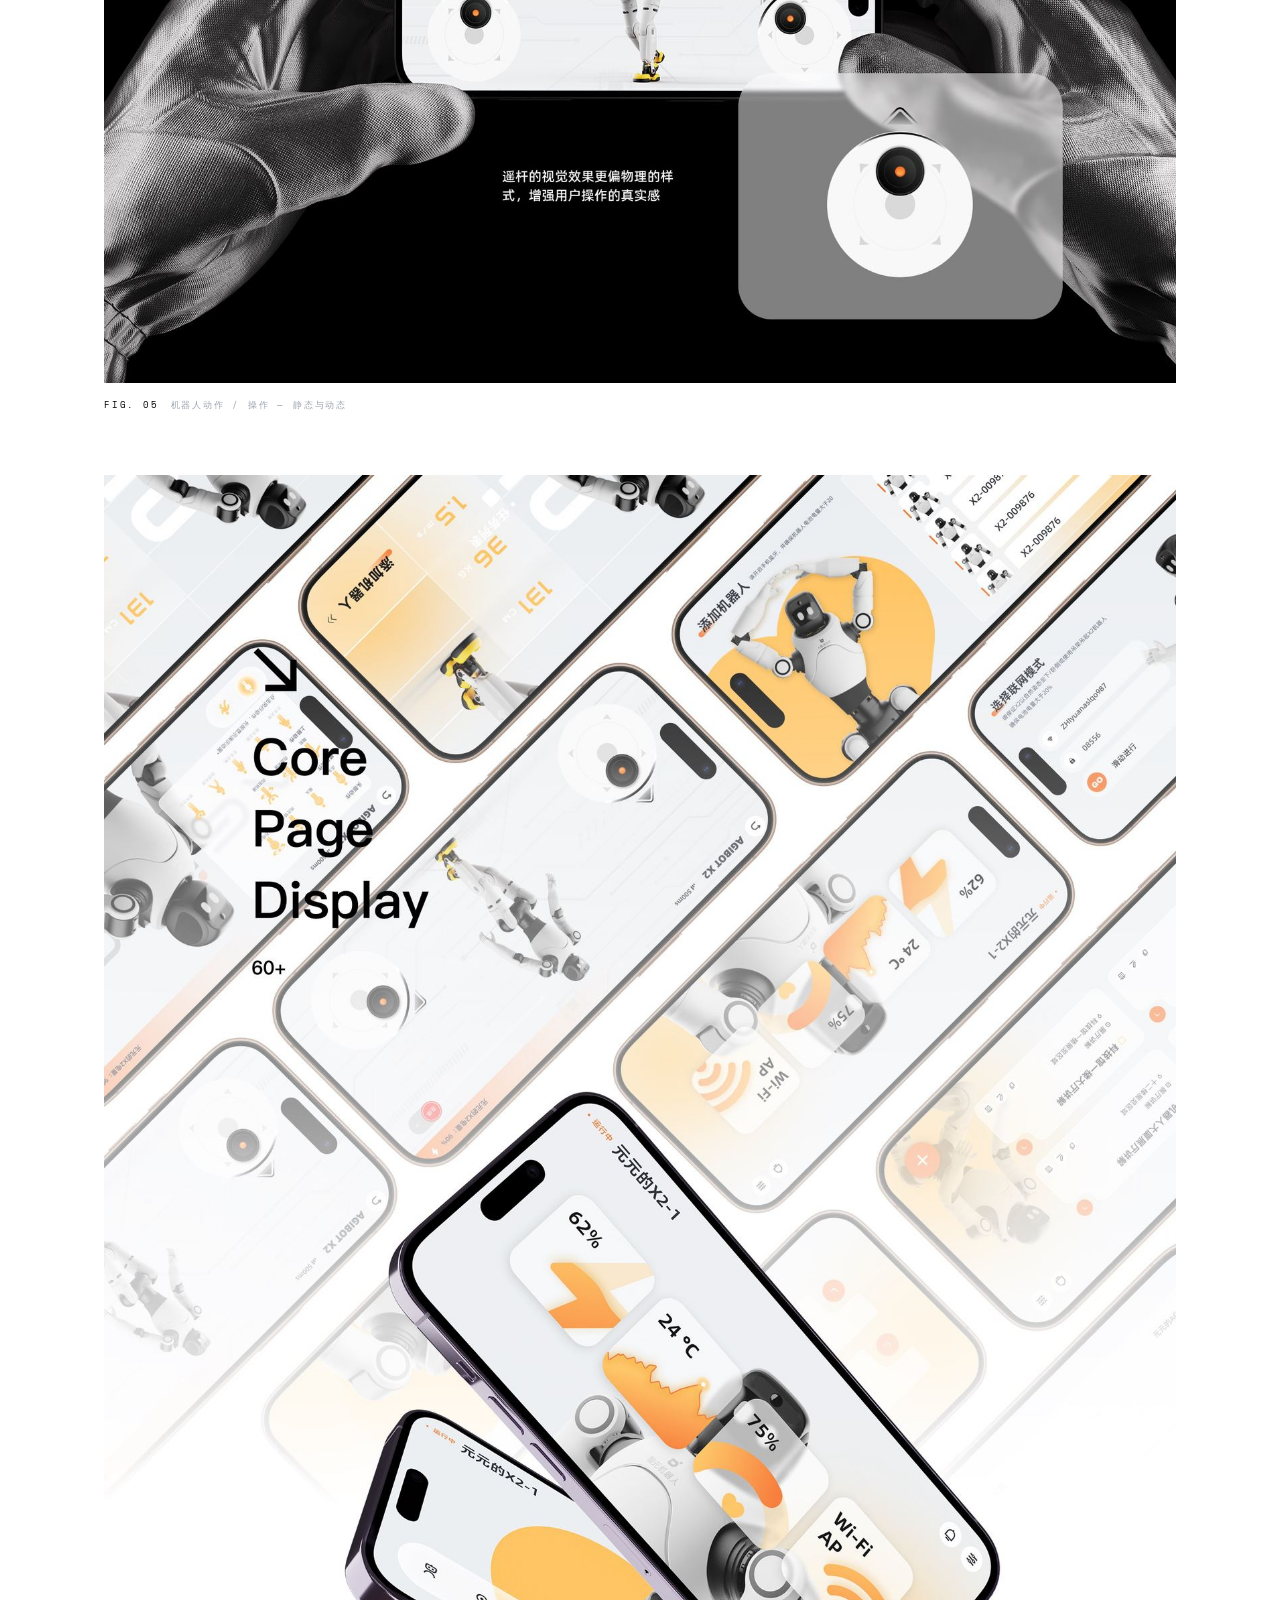
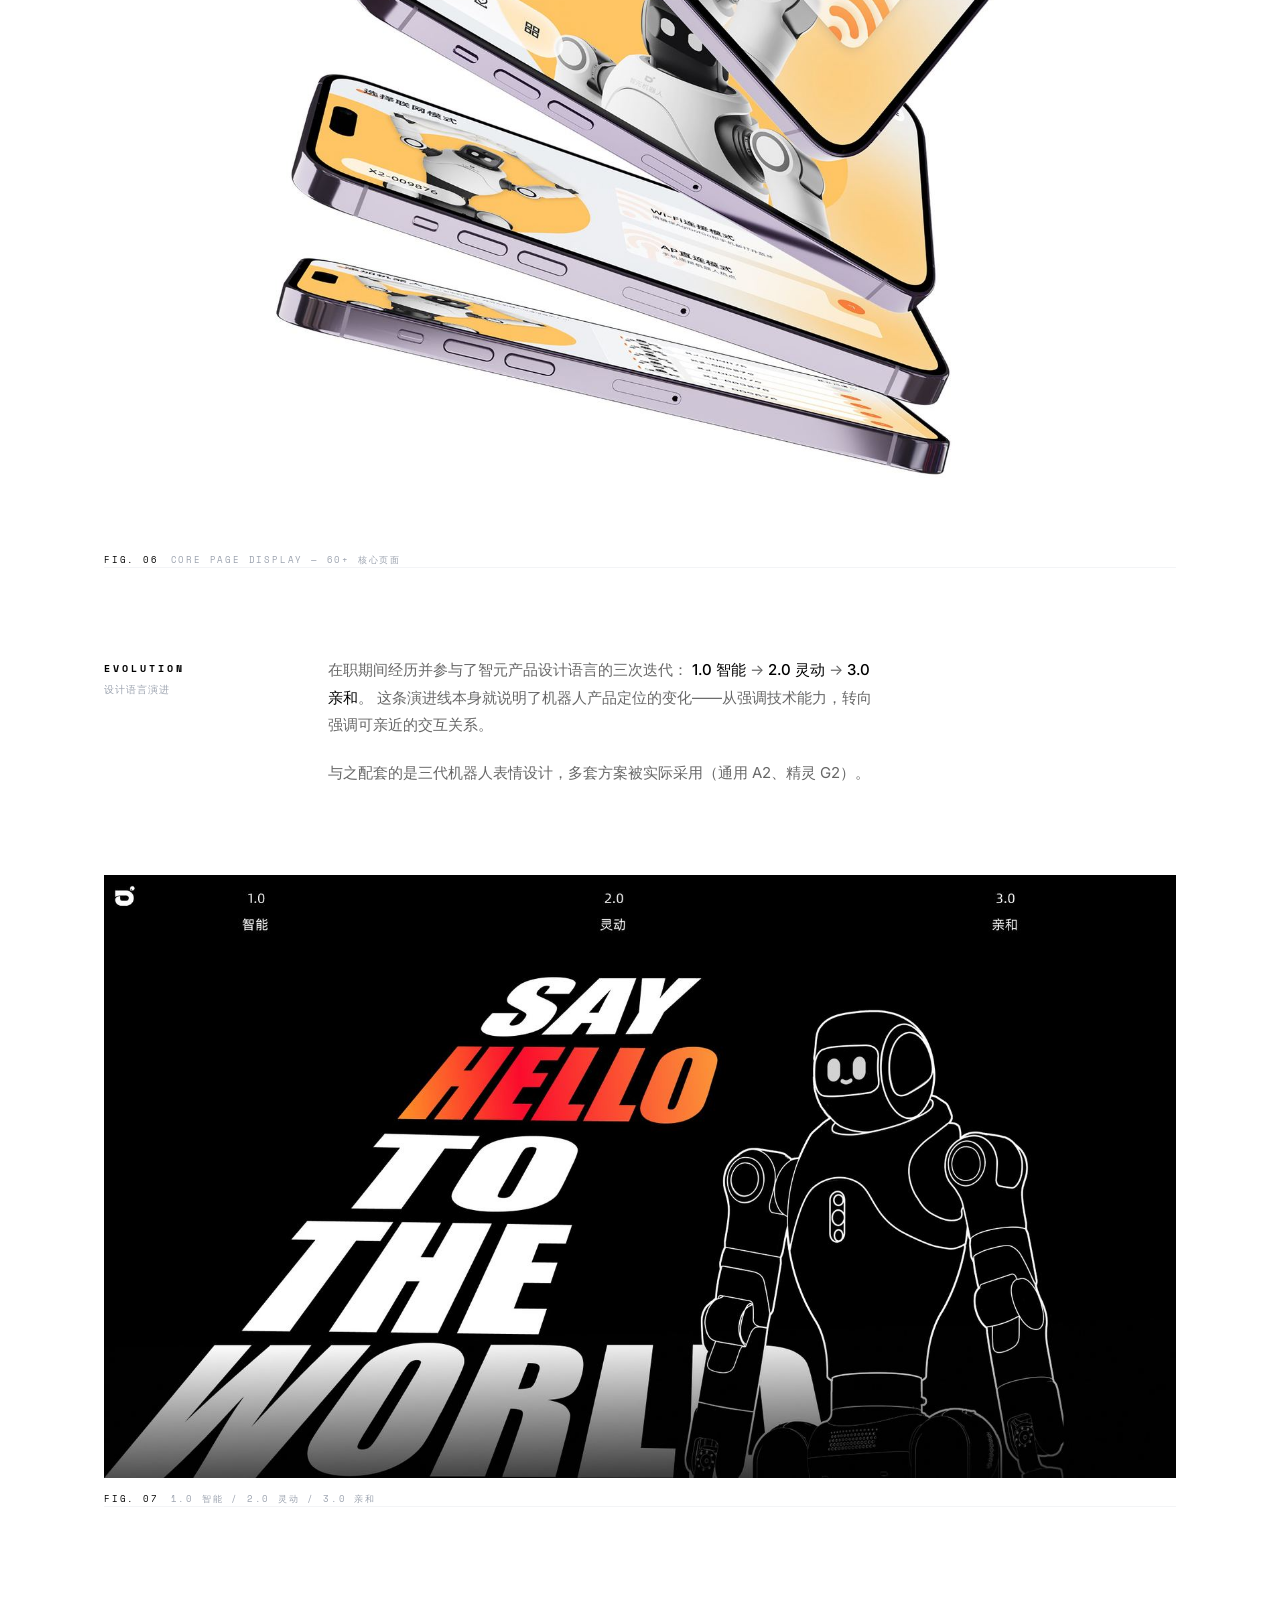
<file: work/agibot/index.html>
<!DOCTYPE html>
<html lang="zh-CN">
<head>
<meta charset="UTF-8" />
<meta name="viewport" content="width=device-width, initial-scale=1.0" />
<title>智元机器人 · AgiBot App | 周晓旭</title>
<meta name="description" content="双足人形机器人操作系统：60+ 核心页面、地图与任务管理、遥控操控，以及三代机器人表情设计（A2 / X2 / G2）。" />

<meta property="og:type" content="article" />
<meta property="og:title" content="智元机器人 · AgiBot App" />
<meta property="og:description" content="尽可能便捷地操作你的机器人，并且让每一次的互动都充满温度。" />
<meta property="og:image" content="/assets/images/work/agibot-01.jpg" />
<meta name="theme-color" content="#ffffff" />

<link rel="icon" href="data:image/svg+xml,%3Csvg xmlns='http://www.w3.org/2000/svg' viewBox='0 0 64 64'%3E%3Crect width='64' height='64'/%3E%3Ctext x='32' y='47' text-anchor='middle' font-family='Georgia,serif' font-size='42' fill='%23fff'%3EZ%3C/text%3E%3C/svg%3E" />

<link rel="preconnect" href="https://fonts.googleapis.com" />
<link rel="preconnect" href="https://fonts.gstatic.com" crossorigin />
<link href="https://fonts.googleapis.com/css2?family=Caveat:wght@400;700&family=Inter:wght@300;400;500;600&family=Space+Mono:ital,wght@0,400;0,700;1,400;1,700&display=swap" rel="stylesheet" />
<link rel="stylesheet" href="/styles.css?v=16" />
<link rel="stylesheet" href="/work.css?v=9" />
</head>

<body>
<a class="skip" href="#main">跳到正文</a>

<div class="progress" aria-hidden="true"><span class="progress__bar" data-progress></span></div>

<div class="chrome">
  <div class="chrome__lights" aria-hidden="true"><span></span><span></span><span></span></div>
  <div class="chrome__tab">Portfolio — 2026</div>
  <div class="chrome__url"><span>zhou-xxdesign.github.io/work/agibot</span></div>
  <div class="chrome__spacer" aria-hidden="true"></div>
</div>

<main class="case" id="main">
  <div class="case__inner">

    <nav class="case__nav">
      <a class="case__back" href="/">全部作品</a>
      <span class="case__index">(003 / 006)</span>
    </nav>

    <header class="case__hero">
      <h1 class="case__title">智元机器人 · AgiBot App</h1>
      <p class="case__subtitle">
        双足人形机器人的操作系统。在「功能优先」和「情绪友好」之间找平衡点——
        既要让小白用户快速上手，也要让机器人看起来是个可以相处的对象。
      </p>

      <dl class="case__meta">
        <div><dt>Time</dt><dd>2024.10 — 2026.03</dd></div>
        <div><dt>Role</dt><dd>UI/UX 设计师</dd></div>
        <div><dt>Scope</dt><dd>移动端 / 表情设计</dd></div>
        <div><dt>Output</dt><dd>60+ 核心页面</dd></div>
      </dl>
    </header>

    <figure class="case__cover">
      <img src="/assets/images/work/agibot-01.jpg" alt="AGIBOT X2 遥控界面" width="1600" height="1223" />
    </figure>

    <section class="case__section" style="margin-top:clamp(3rem,6vw,5rem)">
      <p class="case__section-label">Context<span>项目概述</span></p>
      <div class="case__body">
        <p class="case__quote">尽可能便捷地操作你的机器人，并且让每一次的互动都充满温度。</p>
        <p>
          适用于双足人形机器人的操作系统，满足并且适应特定任务以及场景。
          目标是<strong>更低的学习门槛</strong>——确保没有任何机器人使用经验的用户也能快速操作。
        </p>
      </div>
    </section>

    <!-- ===================== 设计语言 ===================== -->
    <section class="case__section">
      <p class="case__section-label">Language<span>设计语言</span></p>
      <div class="case__body">
        <h3>字体与色彩</h3>
        <p>
          品牌色取 <strong>#F67229</strong>（橙），辅以 #1D2129 深墨、#FFC159 暖黄、#EBEEF1 冷白与 #AEAEAE 中性灰。
          橙色在深色背景与浅色背景上都承担强调作用，同时呼应机器人的能量感。
        </p>
        <p>
          字体采用 <strong>Alibaba PuHuiTi 2.0</strong>，分 Black / Bold / Medium / Regular 四档，
          用字重而非字号来建立信息层级。
        </p>
        <h3>减少圆角，增加切角</h3>
        <p>
          视觉上减少圆角，可以看起来更具科技感；在这个基础上增加切角更具个性，符合 app 的定位。
          这条规则贯穿了从卡片、按钮到状态模块的全部界面元素。
        </p>
      </div>
    </section>

    <div class="case__figures">
      <figure class="case__figure">
        <img src="/assets/images/work/agibot-02.jpg" alt="字体与色彩规范：品牌色、字重层级、动作图标" loading="lazy" width="1600" height="4016" />
        <figcaption><b>Fig. 01</b> Designing with Typography and Colour</figcaption>
      </figure>
    </div>

    <!-- ===================== 移动端设计 ===================== -->
    <section class="case__section">
      <p class="case__section-label">Mobile<span>移动端设计</span></p>
      <div class="case__body">
        <p class="case__quote">放大用户的触发点，确保关键操作可以迅速触达。</p>
        <h3>登录 / 注册</h3>
        <p>
          机器人底部做衬图，增强沉浸感，突出机器人 app 的属性。
        </p>
        <h3>卡片选择</h3>
        <p>
          用卡片承载机型选择，快速定位想要的机器人，以及当前机器人具备的特点。
          卡片本身即信息载体，不需要进入详情才能知道这台机器人是什么。
        </p>
      </div>
    </section>

    <div class="case__figures">
      <figure class="case__figure">
        <img src="/assets/images/work/agibot-03.jpg" alt="移动端设计：登录注册、卡片选择" loading="lazy" width="1600" height="2678" />
        <figcaption><b>Fig. 02</b> Mobile App Design</figcaption>
      </figure>
    </div>

    <!-- ===================== 界面框架 ===================== -->
    <section class="case__section">
      <p class="case__section-label">Structure<span>界面框架</span></p>
      <div class="case__body">
        <p>界面框架简洁直观，核心功能信息层级清晰。</p>
        <div class="case__points case__points--2">
          <article class="case__point">
            <span class="case__point-num">01</span>
            <h4>机器人状态可视化</h4>
            <p>用图形语言表达机器人状态——电量、温度、健康、网络。不堆数字，让状态一眼可读。</p>
          </article>
          <article class="case__point">
            <span class="case__point-num">02</span>
            <h4>预判用户的操作行为</h4>
            <p>主页放置高频 / 主要操作，快速进入核心功能：机器人状态、地图管理、任务管理、机器人操作。</p>
          </article>
          <article class="case__point">
            <span class="case__point-num">03</span>
            <h4>席克定律的应用</h4>
            <p>人们在面对决策时，选择项越多，决策效率越低；选择项越少，决策效率越高。所以主页只留必要入口。</p>
          </article>
          <article class="case__point">
            <span class="case__point-num">04</span>
            <h4>任务管理</h4>
            <p>记录机器人之前添加的任务，可以快速唤醒。主要面向展厅讲解、文娱讲解类场景，可配套动作与表情以及讲解文字。</p>
          </article>
        </div>
      </div>
    </section>

    <div class="case__figures">
      <figure class="case__figure">
        <img src="/assets/images/work/agibot-04.jpg" alt="界面框架、机器人状态、预判用户操作行为、任务管理" loading="lazy" width="1600" height="3746" />
        <figcaption><b>Fig. 03</b> 界面框架与信息层级</figcaption>
      </figure>
    </div>

    <!-- ===================== 地图管理 ===================== -->
    <section class="case__section">
      <p class="case__section-label">Map<span>地图管理</span></p>
      <div class="case__body">
        <p>
          地图通过遥控机器人来创建——机器人走过一遍，地图就有了。
          创建之后需要支持两类编辑：
        </p>
        <h3>编辑地图（POI）</h3>
        <p>
          对地图进行增 / 删 / 改 / 查，方便后续任务的进行。现有元素包括充电桩与虚拟墙，
          可以新增或删除。由于屏幕尺寸的原因，删除操作都通过右侧的箭头左滑出现列表来承载。
        </p>
        <h3>编辑地图（底图）</h3>
        <p>
          扩大或删除地图的面积，主要针对底图进行修改，包含特征边界、已知区域、边界擦除三个主要功能。
        </p>
      </div>
    </section>

    <div class="case__figures">
      <figure class="case__figure">
        <img src="/assets/images/work/agibot-05.jpg" alt="地图管理：POI 编辑与底图编辑" loading="lazy" width="1600" height="1308" />
        <figcaption><b>Fig. 04</b> 地图管理 — POI 与底图编辑</figcaption>
      </figure>
    </div>

    <!-- ===================== 动作与操控 ===================== -->
    <section class="case__section">
      <p class="case__section-label">Control<span>动作与操控</span></p>
      <div class="case__body">
        <p>将机器人动作分为动态与静态两类，交互形态也随之分化。</p>
        <div class="case__points case__points--2">
          <article class="case__point">
            <span class="case__point-num">静态</span>
            <h4>上肢动作</h4>
            <p>基本上是头部与腰部动作，此时机器人形态也以上半身为主。根据选择的 icon 做出相应动作，图标与动作之间有明确的映射关系。</p>
          </article>
          <article class="case__point">
            <span class="case__point-num">动态</span>
            <h4>全身控制</h4>
            <p>左右两个摇杆控制机器人的方向和前进后退，在现实世界控制机器人的操作。</p>
          </article>
        </div>
        <p>
          摇杆的视觉效果更偏物理的样式，增强用户操作的真实感——这一点很关键，
          因为用户是在用一块玻璃去控制一个两足行走的实体。
        </p>
      </div>
    </section>

    <div class="case__figures">
      <figure class="case__figure">
        <img src="/assets/images/work/agibot-06.jpg" alt="机器人动作与操控：静态动作图标与动态摇杆" loading="lazy" width="1600" height="1438" />
        <figcaption><b>Fig. 05</b> 机器人动作 / 操作 — 静态与动态</figcaption>
      </figure>

      <figure class="case__figure">
        <img src="/assets/images/work/agibot-07.jpg" alt="60+ 核心页面总览" loading="lazy" width="1600" height="2483" />
        <figcaption><b>Fig. 06</b> Core Page Display — 60+ 核心页面</figcaption>
      </figure>
    </div>

    <!-- ===================== 三代设计语言 ===================== -->
    <section class="case__section">
      <p class="case__section-label">Evolution<span>设计语言演进</span></p>
      <div class="case__body">
        <p>
          在职期间经历并参与了智元产品设计语言的三次迭代：
          <strong>1.0 智能</strong> → <strong>2.0 灵动</strong> → <strong>3.0 亲和</strong>。
          这条演进线本身就说明了机器人产品定位的变化——从强调技术能力，转向强调可亲近的交互关系。
        </p>
        <p>
          与之配套的是三代机器人表情设计，多套方案被实际采用（通用 A2、精灵 G2）。
        </p>
      </div>
    </section>

    <div class="case__figures">
      <figure class="case__figure">
        <img src="/assets/images/work/agibot-08.jpg" alt="SAY HELLO TO THE WORLD — 三代设计语言" loading="lazy" width="1600" height="900" />
        <figcaption><b>Fig. 07</b> 1.0 智能 / 2.0 灵动 / 3.0 亲和</figcaption>
      </figure>
    </div>

    <!-- ===================== 机器人表情 ===================== -->
    <section class="case__section">
      <p class="case__section-label">Expression<span>表情延展</span></p>
      <div class="case__body">
        <p class="case__quote">让机器有表情，交互才有温度。</p>
        <p>
          三代机型（A2 / X2 / G2）的屏幕形态完全不同，不能用同一套素材硬套，
          每一代都要单独推敲眼部形态与传达的情绪。
        </p>
        <div class="case__points case__points--3">
          <article class="case__point">
            <span class="case__point-num">通用 · A2</span>
            <h4>在基本型上做变化</h4>
            <p>延伸的表情都保留共有元素，视觉上维持统一效果，靠眼部形态与弧度区分情绪。</p>
          </article>
          <article class="case__point">
            <span class="case__point-num">灵犀 · X2</span>
            <h4>用光球颜色表达情绪</h4>
            <p>面部屏幕尺寸较小，可将整个面部设计进去，但削弱了立体的温度；情绪通过面部光球颜色的变化做对应调整。</p>
          </article>
          <article class="case__point">
            <span class="case__point-num">精灵 · G2</span>
            <h4>用光环表达状态</h4>
            <p>以环形光效承载「I am listening」这类状态反馈，不占用显示区域。</p>
          </article>
        </div>
      </div>
    </section>

    <div class="case__figures">
      <figure class="case__figure">
        <img src="/assets/images/work/agibot-09.jpg" alt="机器人表情设计：通用 A2、灵犀 X2、精灵 G2" loading="lazy" width="1600" height="4120" />
        <figcaption><b>Fig. 08</b> Robot Expression — 三代机型表情延展</figcaption>
      </figure>

      <figure class="case__figure">
        <!-- 三支 GIF 从 Figma「2024」提取，350×210 原始尺寸。代际归属未确认：
             推测 1.0=expression-01（眨眼）、2.0=expression-03（游移）、3.0=expression-02（弯眼），
             确认后再把 01/02/03 换成代际标注。 -->
        <div class="case__motion">
          <figure>
            <img src="/assets/motion/agibot/expression-01.gif" alt="机器人表情动效：眨合后弯眼" width="350" height="210" loading="lazy" />
            <figcaption>01</figcaption>
          </figure>
          <figure>
            <img src="/assets/motion/agibot/expression-02.gif" alt="机器人表情动效：双眼收成碗形" width="350" height="210" loading="lazy" />
            <figcaption>02</figcaption>
          </figure>
          <figure>
            <img src="/assets/motion/agibot/expression-03.gif" alt="机器人表情动效：双眼左右游移" width="350" height="210" loading="lazy" />
            <figcaption>03</figcaption>
          </figure>
          <!-- 04–12 从 Figma 文件 2024（node 2752-397236）右侧那排画板取出，
               由桌面版 blob_storage 提取原始 GIF，未压缩、未转码。 -->
          <figure>
            <img src="/assets/motion/agibot/expression-04.gif" alt="机器人表情动效：双眼倾斜、单眼变形" width="350" height="210" loading="lazy" />
            <figcaption>04</figcaption>
          </figure>
          <figure>
            <img src="/assets/motion/agibot/expression-05.gif" alt="机器人表情动效：双眼转成描边并出现瞳孔，左右张望" width="350" height="210" loading="lazy" />
            <figcaption>05</figcaption>
          </figure>
          <figure>
            <img src="/assets/motion/agibot/expression-06.gif" alt="机器人表情动效：弯眼闭合，浮出一张小嘴" width="350" height="210" loading="lazy" />
            <figcaption>06</figcaption>
          </figure>
          <figure>
            <img src="/assets/motion/agibot/expression-07.gif" alt="机器人表情动效：双眼缩成点，浮出问号" width="350" height="210" loading="lazy" />
            <figcaption>07</figcaption>
          </figure>
          <figure>
            <img src="/assets/motion/agibot/expression-08.gif" alt="机器人表情动效：竖椭圆眼，眼中出现星星" width="350" height="210" loading="lazy" />
            <figcaption>08</figcaption>
          </figure>
          <figure>
            <img src="/assets/motion/agibot/expression-09.gif" alt="机器人表情动效：眼侧弹出旋转加载圈" width="350" height="210" loading="lazy" />
            <figcaption>09</figcaption>
          </figure>
          <figure>
            <img src="/assets/motion/agibot/expression-10.gif" alt="机器人表情动效：双眼收成一条线，再变成对话气泡" width="350" height="210" loading="lazy" />
            <figcaption>10</figcaption>
          </figure>
          <figure>
            <img src="/assets/motion/agibot/expression-11.gif" alt="机器人表情动效：双眼合并成一个倾斜的方块" width="350" height="210" loading="lazy" />
            <figcaption>11</figcaption>
          </figure>
          <figure>
            <img src="/assets/motion/agibot/expression-12.gif" alt="机器人表情动效：一只眼滑落，双眼错位变形" width="350" height="210" loading="lazy" />
            <figcaption>12</figcaption>
          </figure>
        </div>
        <figcaption><b>Fig. 09</b> 表情动效 — 十二组状态循环</figcaption>
      </figure>
    </div>

    <div class="case__figures">
      <figure class="case__figure">
        <!-- 取自 Figma 文件 2024（node 2752-397236）。
             13「I am listening」：原始 GIF 400×460、3.7MB，裁掉上下黑边到 360×360，
             转动图 WebP 后 631KB（115 帧，文字逐字打出的过程完整保留）。
             14 白色光环 5.47MB→231KB 动图 WebP。
             15 形象动效 GIF 本身已压得很紧（490KB），保留原格式。 -->
        <div class="case__motion case__motion--mixed case__motion--square">
          <figure>
            <img src="/assets/motion/agibot/misc-listening.webp" alt="语音聆听状态：青蓝色光环，中间逐字打出 I am listening" width="360" height="360" loading="lazy" />
            <figcaption>13</figcaption>
          </figure>
          <figure>
            <img src="/assets/motion/agibot/misc-ring.webp" alt="光效动效：白色光环变化为循环符" width="760" height="456" loading="lazy" />
            <figcaption>14</figcaption>
          </figure>
          <figure>
            <img src="/assets/motion/agibot/misc-mascot.gif" alt="形象动效：蓝色角色眨眼与变色" width="800" height="460" loading="lazy" />
            <figcaption>15</figcaption>
          </figure>
        </div>
        <figcaption><b>Fig. 10</b> 语音聆听 / 光效 / 形象 — 三组动效</figcaption>
      </figure>
    </div>

    <a class="case__next" href="/work/jidu/">
      <span class="case__next-label">Next project</span>
      <span class="case__next-title">集度 · JIDU 数字座舱</span>
    </a>

  </div>

  <div class="case__inner">
    <div class="case__colophon">
      <span>Zhou Xiaoxu — Portfolio</span>
      <span>© <span id="year">2026</span> 周晓旭</span>
      <span>Designed with Intent</span>
    </div>
  </div>
</main>

<script src="/main.js?v=15" defer></script>

<button class="to-top" type="button" data-to-top aria-label="回到顶部">
  <svg width="11" height="11" viewBox="0 0 12 12" fill="none" aria-hidden="true">
    <path d="M6 10V2M2.6 5.4L6 2l3.4 3.4" stroke="currentColor" stroke-width="1.4" stroke-linecap="round" stroke-linejoin="round" />
  </svg>
  <span>top</span>
</button>

<a class="avatar-badge" href="/" aria-label="回到首页" data-face="badge" data-home>
  <svg viewBox="26 18 1150 1150" focusable="false" aria-hidden="true">
    <defs>
      <path id="badge-pose-l0" d="M498 545L498 562L497 579L496 595L496 614L497 633L497 654L500 679L503 708L506 743L510 786L510 834L500 878L480 913L453 944L421 966L385 982L347 991L308 995L269 991L232 980L198 959L168 930L144 897L126 860L113 824L104 789L99 755L97 723L94 695L94 669L93 646L92 624L92 603L92 583L93 564L92 545L93 526L94 507L94 488L96 468L96 446L99 424L100 400L103 373L108 344L114 314L122 280L134 244L150 206L171 167L198 134L231 108L269 91L308 83L349 81L389 88L427 101L462 124L492 152L513 190L525 236L526 286L522 332L515 372L511 403L506 431L504 454L502 475L500 494L499 512L498 529Z" />
      <path id="badge-pose-r0" d="M524 545L524 564L525 583L525 603L524 624L524 646L523 669L521 694L521 724L518 755L511 787L504 825L491 862L472 897L449 930L419 959L385 979L347 991L308 995L269 991L231 982L195 966L163 944L137 913L117 876L106 834L106 786L109 745L114 708L117 679L120 654L120 633L120 614L121 595L121 578L119 562L120 545L119 529L117 512L117 494L115 475L113 454L109 430L107 404L102 372L95 332L91 286L92 236L103 190L125 152L155 124L190 103L228 88L268 81L308 83L348 91L385 108L418 136L446 167L467 204L482 244L494 280L502 314L509 344L514 373L516 400L518 424L520 446L521 468L523 488L523 507L524 526Z" />
      <path id="badge-pose-l1" d="M1078 545L1077 562L1077 579L1075 595L1076 614L1076 633L1078 655L1078 678L1082 708L1087 745L1090 786L1090 834L1080 878L1060 915L1033 944L1001 966L965 982L927 991L888 995L849 991L811 978L777 959L748 930L724 897L705 862L693 824L685 787L679 754L676 723L675 694L673 669L672 646L672 624L672 603L671 583L671 564L672 545L673 526L673 507L673 488L674 467L676 446L677 423L680 399L683 373L687 344L694 314L702 280L714 244L729 204L750 167L778 134L811 108L848 91L888 83L928 81L968 88L1006 103L1041 124L1071 152L1093 190L1105 236L1105 286L1101 332L1096 370L1091 403L1087 430L1084 454L1081 475L1079 494L1079 511L1077 529Z" />
      <path id="badge-pose-r1" d="M1104 545L1103 564L1103 583L1104 603L1104 624L1104 646L1103 669L1102 695L1099 723L1097 754L1092 789L1083 824L1070 860L1052 897L1028 930L999 959L964 978L927 991L888 995L849 991L811 982L775 966L743 944L716 913L696 878L686 834L686 786L690 743L693 708L696 679L699 654L699 633L700 614L699 596L699 579L699 562L698 545L697 528L697 511L695 493L694 475L692 454L689 430L685 403L680 370L676 333L671 286L671 236L683 190L705 154L735 124L769 101L807 88L847 81L888 83L928 91L965 108L998 134L1025 167L1047 204L1062 244L1074 280L1082 314L1089 344L1093 373L1096 399L1099 423L1100 446L1102 467L1102 488L1103 507L1103 526Z" />
      <clipPath id="badge-eye-0"><path data-clip="0" d="M468 545L468 559L467 574L467 587L468 604L470 620L471 639L475 662L480 689L485 722L491 763L493 809L485 852L467 886L443 916L413 937L380 952L344 961L308 965L272 961L237 950L206 930L178 902L157 870L141 834L130 799L123 766L120 734L120 704L119 678L120 654L120 633L120 614L121 595L122 578L123 561L122 545L123 529L124 512L123 496L124 478L123 459L125 439L125 417L126 392L129 365L133 337L139 305L149 270L163 233L181 195L206 163L236 138L272 121L308 113L346 111L384 118L419 130L452 152L479 179L498 216L508 261L507 309L501 353L492 391L486 420L480 446L477 467L474 485L471 502L469 517L468 532Z" /></clipPath>
      <clipPath id="badge-eye-1"><path data-clip="1" d="M1048 545L1047 559L1047 574L1046 587L1048 604L1049 620L1052 640L1053 661L1059 689L1066 724L1071 763L1073 809L1065 852L1047 888L1023 916L993 937L960 952L924 961L888 965L852 961L816 948L785 930L758 902L737 870L720 836L710 799L704 764L700 733L699 704L700 677L699 654L699 633L700 614L701 595L701 578L701 561L702 545L703 529L703 512L702 496L702 477L703 459L703 438L705 416L706 392L708 365L713 337L719 305L729 270L742 231L760 195L786 163L816 138L851 121L888 113L925 111L963 118L998 132L1031 152L1058 179L1078 216L1088 261L1086 309L1080 353L1073 389L1066 420L1061 445L1057 467L1053 485L1050 502L1049 516L1047 532Z" /></clipPath>
    </defs>
      <g class="face__eye" data-eye="0" data-cx="308" data-cy="545">
        <g clip-path="url(#badge-eye-0)">
          <rect class="face__pupil" data-pupil="0" x="107" y="293" width="208" height="512" rx="86" />
        </g>
        <path class="face__ring" data-ring="0" d="M498 545L498 562L497 579L496 595L496 614L497 633L497 654L500 679L503 708L506 743L510 786L510 834L500 878L480 913L453 944L421 966L385 982L347 991L308 995L269 991L232 980L198 959L168 930L144 897L126 860L113 824L104 789L99 755L97 723L94 695L94 669L93 646L92 624L92 603L92 583L93 564L92 545L93 526L94 507L94 488L96 468L96 446L99 424L100 400L103 373L108 344L114 314L122 280L134 244L150 206L171 167L198 134L231 108L269 91L308 83L349 81L389 88L427 101L462 124L492 152L513 190L525 236L526 286L522 332L515 372L511 403L506 431L504 454L502 475L500 494L499 512L498 529ZM468 532L469 517L471 502L474 485L477 467L480 446L486 420L492 391L501 353L507 309L508 261L498 216L479 179L452 152L419 130L384 118L346 111L308 113L272 121L236 138L206 163L181 195L163 233L149 270L139 305L133 337L129 365L126 392L125 417L125 439L123 459L124 478L123 496L124 512L123 529L122 545L123 561L122 578L121 595L120 614L120 633L120 654L119 678L120 704L120 734L123 766L130 799L141 834L157 870L178 902L206 930L237 950L272 961L308 965L344 961L380 952L413 937L443 916L467 886L485 852L493 809L491 763L485 722L480 689L475 662L471 639L470 620L468 604L467 587L467 574L468 559L468 545Z" />
      </g>
      <g class="face__eye" data-eye="1" data-cx="888" data-cy="545">
        <g clip-path="url(#badge-eye-1)">
          <rect class="face__pupil" data-pupil="1" x="687" y="293" width="208" height="512" rx="86" />
        </g>
        <path class="face__ring" data-ring="1" d="M1078 545L1077 562L1077 579L1075 595L1076 614L1076 633L1078 655L1078 678L1082 708L1087 745L1090 786L1090 834L1080 878L1060 915L1033 944L1001 966L965 982L927 991L888 995L849 991L811 978L777 959L748 930L724 897L705 862L693 824L685 787L679 754L676 723L675 694L673 669L672 646L672 624L672 603L671 583L671 564L672 545L673 526L673 507L673 488L674 467L676 446L677 423L680 399L683 373L687 344L694 314L702 280L714 244L729 204L750 167L778 134L811 108L848 91L888 83L928 81L968 88L1006 103L1041 124L1071 152L1093 190L1105 236L1105 286L1101 332L1096 370L1091 403L1087 430L1084 454L1081 475L1079 494L1079 511L1077 529ZM1047 532L1049 516L1050 502L1053 485L1057 467L1061 445L1066 420L1073 389L1080 353L1086 309L1088 261L1078 216L1058 179L1031 152L998 132L963 118L925 111L888 113L851 121L816 138L786 163L760 195L742 231L729 270L719 305L713 337L708 365L706 392L705 416L703 438L703 459L702 477L702 496L703 512L703 529L702 545L701 561L701 578L701 595L700 614L699 633L699 654L700 677L699 704L700 733L704 764L710 799L720 836L737 870L758 902L785 930L816 948L852 961L888 965L924 961L960 952L993 937L1023 916L1047 888L1065 852L1073 809L1071 763L1066 724L1059 689L1053 661L1052 640L1049 620L1048 604L1046 587L1047 574L1047 559L1048 545Z" />
      </g>
      <circle class="face__dot" cx="596" cy="1060" r="58" />
  </svg>
</a>
</body>
</html>
</file>
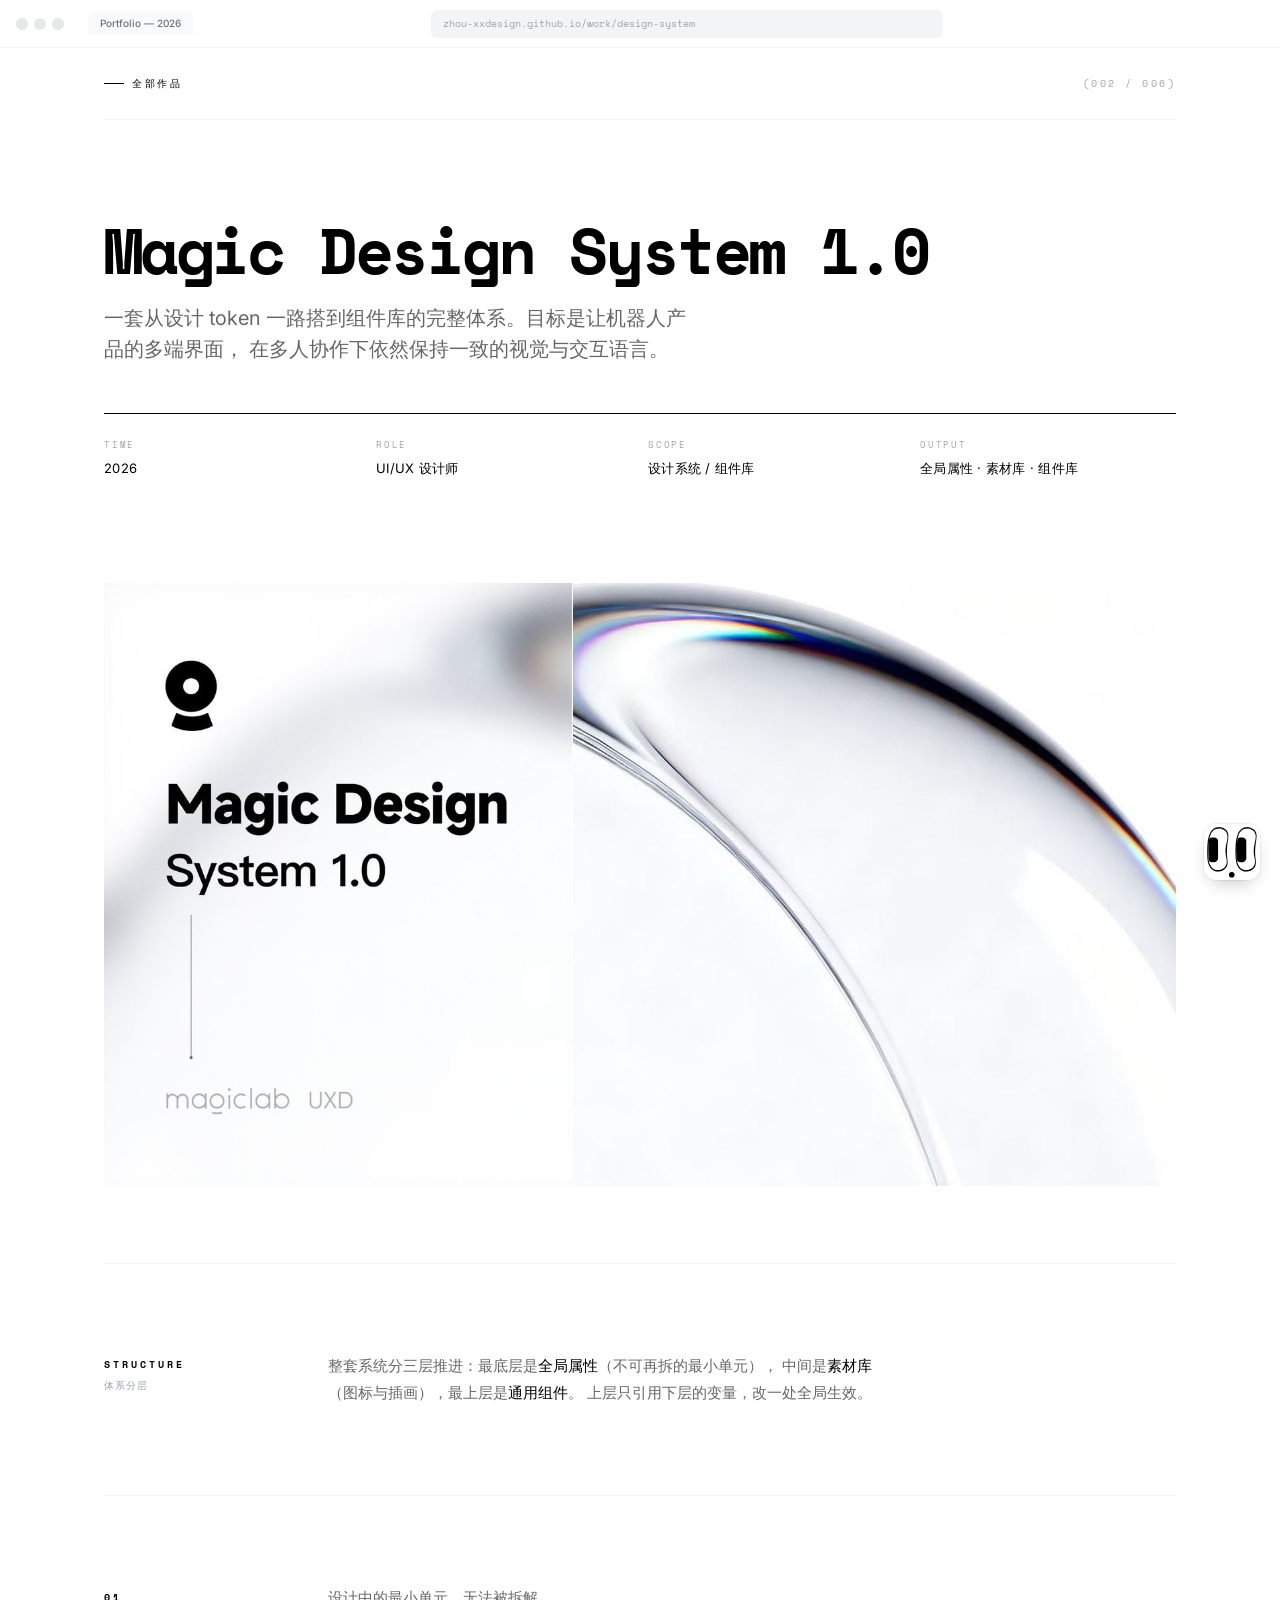
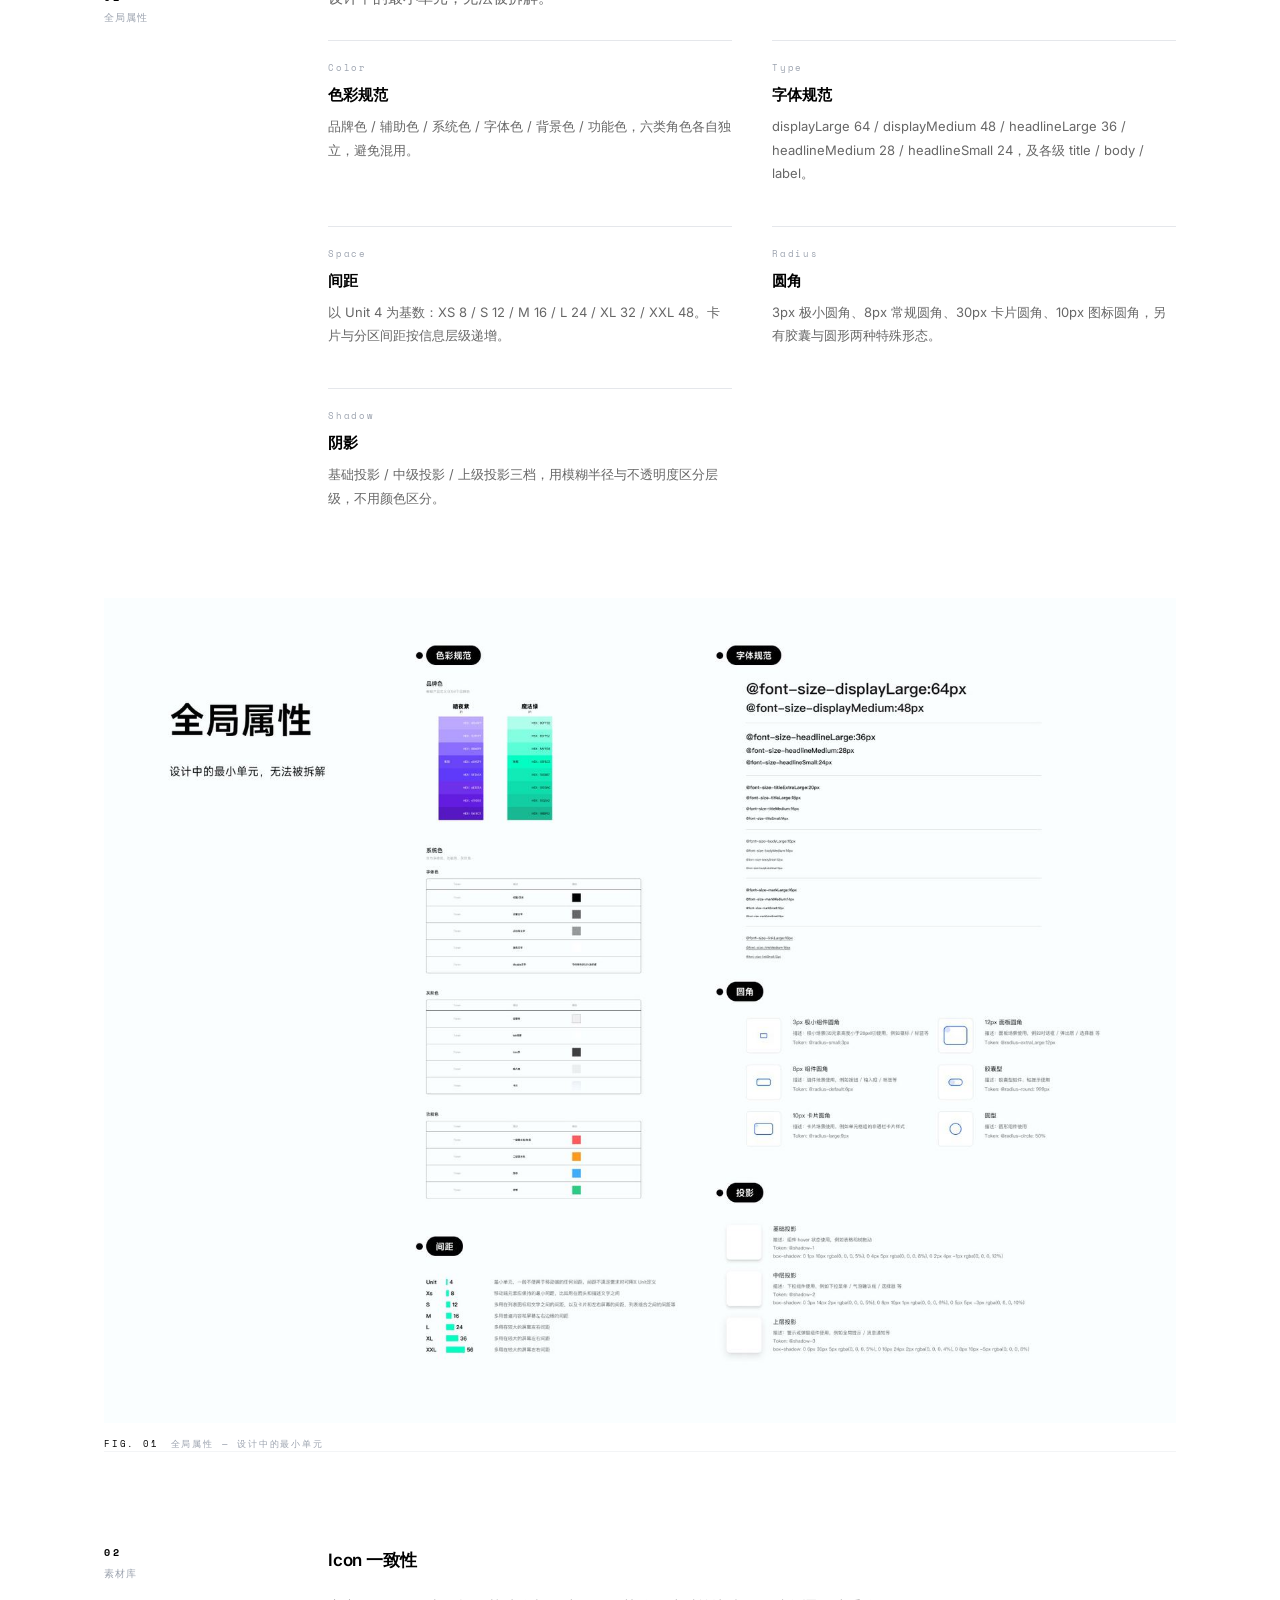
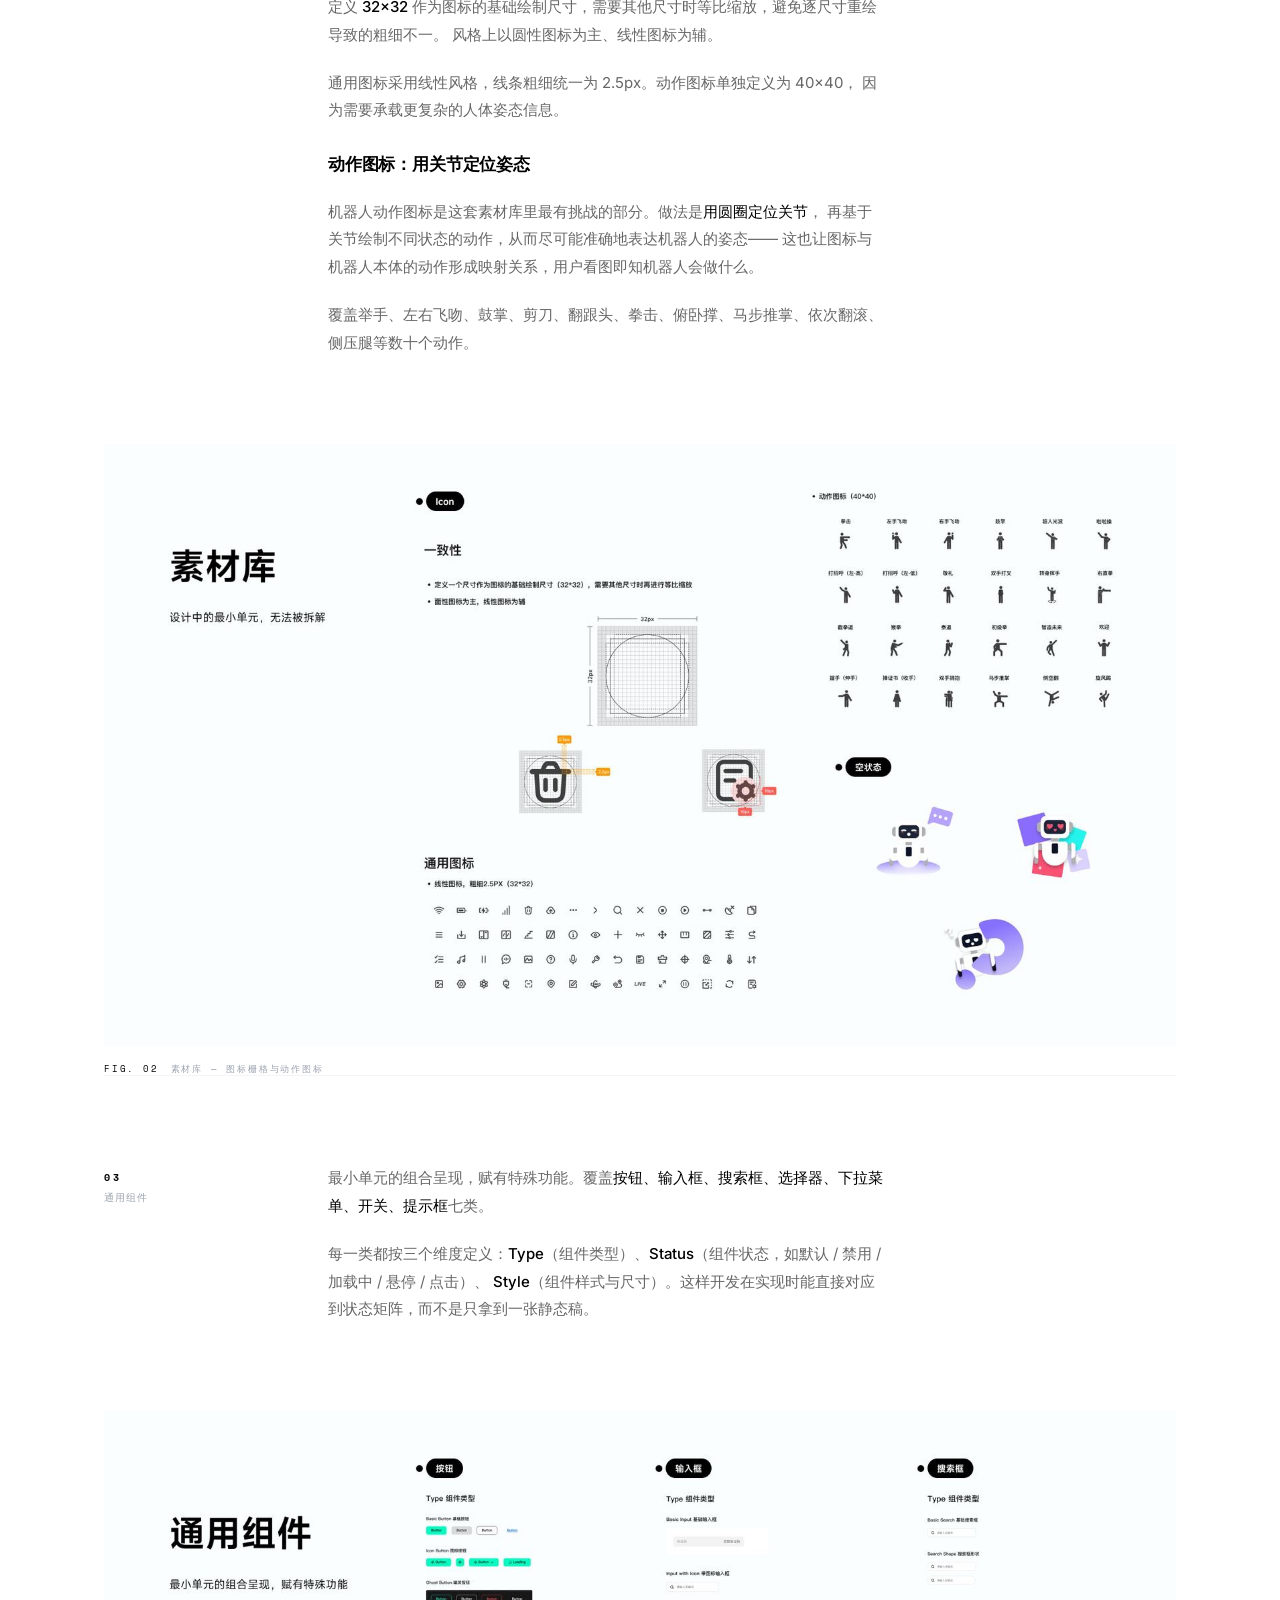
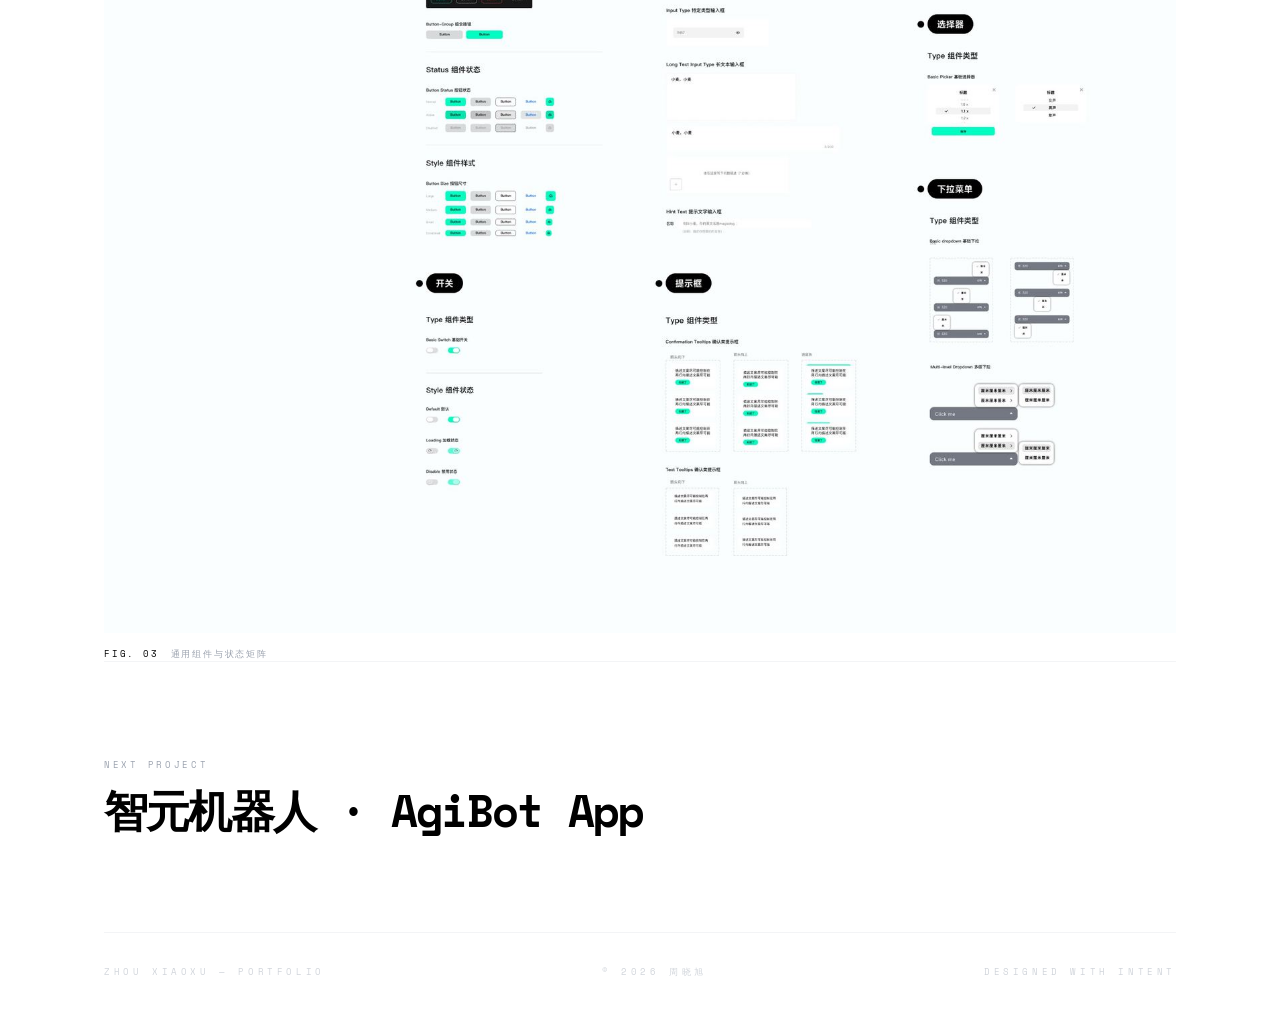
<file: work/design-system/index.html>
<!DOCTYPE html>
<html lang="zh-CN">
<head>
<meta charset="UTF-8" />
<meta name="viewport" content="width=device-width, initial-scale=1.0" />
<title>Magic Design System 1.0 | 周晓旭</title>
<meta name="description" content="从全局属性到组件库的完整设计系统：色彩、字体、间距、圆角、阴影规范，32px 图标栅格与通用组件。" />

<meta property="og:type" content="article" />
<meta property="og:title" content="Magic Design System 1.0" />
<meta property="og:description" content="从设计 token 到组件库，让多人协作下的产出保持一致。" />
<meta property="og:image" content="/assets/images/work/design-system-01.jpg" />
<meta name="theme-color" content="#ffffff" />

<link rel="icon" href="data:image/svg+xml,%3Csvg xmlns='http://www.w3.org/2000/svg' viewBox='0 0 64 64'%3E%3Crect width='64' height='64'/%3E%3Ctext x='32' y='47' text-anchor='middle' font-family='Georgia,serif' font-size='42' fill='%23fff'%3EZ%3C/text%3E%3C/svg%3E" />

<link rel="preconnect" href="https://fonts.googleapis.com" />
<link rel="preconnect" href="https://fonts.gstatic.com" crossorigin />
<link href="https://fonts.googleapis.com/css2?family=Caveat:wght@400;700&family=Inter:wght@300;400;500;600&family=Space+Mono:ital,wght@0,400;0,700;1,400;1,700&display=swap" rel="stylesheet" />
<link rel="stylesheet" href="/styles.css?v=16" />
<link rel="stylesheet" href="/work.css?v=9" />
</head>

<body>
<a class="skip" href="#main">跳到正文</a>

<div class="progress" aria-hidden="true"><span class="progress__bar" data-progress></span></div>

<div class="chrome">
  <div class="chrome__lights" aria-hidden="true"><span></span><span></span><span></span></div>
  <div class="chrome__tab">Portfolio — 2026</div>
  <div class="chrome__url"><span>zhou-xxdesign.github.io/work/design-system</span></div>
  <div class="chrome__spacer" aria-hidden="true"></div>
</div>

<main class="case" id="main">
  <div class="case__inner">

    <nav class="case__nav">
      <a class="case__back" href="/">全部作品</a>
      <span class="case__index">(002 / 006)</span>
    </nav>

    <header class="case__hero">
      <h1 class="case__title">Magic Design System 1.0</h1>
      <p class="case__subtitle">
        一套从设计 token 一路搭到组件库的完整体系。目标是让机器人产品的多端界面，
        在多人协作下依然保持一致的视觉与交互语言。
      </p>

      <dl class="case__meta">
        <div><dt>Time</dt><dd>2026</dd></div>
        <div><dt>Role</dt><dd>UI/UX 设计师</dd></div>
        <div><dt>Scope</dt><dd>设计系统 / 组件库</dd></div>
        <div><dt>Output</dt><dd>全局属性 · 素材库 · 组件库</dd></div>
      </dl>
    </header>

    <figure class="case__cover">
      <img src="/assets/images/work/design-system-01.jpg" alt="Magic Design System 1.0 封面" width="1600" height="900" />
    </figure>

    <section class="case__section" style="margin-top:clamp(3rem,6vw,5rem)">
      <p class="case__section-label">Structure<span>体系分层</span></p>
      <div class="case__body">
        <p>
          整套系统分三层推进：最底层是<strong>全局属性</strong>（不可再拆的最小单元），
          中间是<strong>素材库</strong>（图标与插画），最上层是<strong>通用组件</strong>。
          上层只引用下层的变量，改一处全局生效。
        </p>
      </div>
    </section>

    <!-- ===================== 全局属性 ===================== -->
    <section class="case__section">
      <p class="case__section-label">01<span>全局属性</span></p>
      <div class="case__body">
        <p>设计中的最小单元，无法被拆解。</p>
        <div class="case__points case__points--2">
          <article class="case__point">
            <span class="case__point-num">Color</span>
            <h4>色彩规范</h4>
            <p>品牌色 / 辅助色 / 系统色 / 字体色 / 背景色 / 功能色，六类角色各自独立，避免混用。</p>
          </article>
          <article class="case__point">
            <span class="case__point-num">Type</span>
            <h4>字体规范</h4>
            <p>displayLarge 64 / displayMedium 48 / headlineLarge 36 / headlineMedium 28 / headlineSmall 24，及各级 title / body / label。</p>
          </article>
          <article class="case__point">
            <span class="case__point-num">Space</span>
            <h4>间距</h4>
            <p>以 Unit 4 为基数：XS 8 / S 12 / M 16 / L 24 / XL 32 / XXL 48。卡片与分区间距按信息层级递增。</p>
          </article>
          <article class="case__point">
            <span class="case__point-num">Radius</span>
            <h4>圆角</h4>
            <p>3px 极小圆角、8px 常规圆角、30px 卡片圆角、10px 图标圆角，另有胶囊与圆形两种特殊形态。</p>
          </article>
          <article class="case__point">
            <span class="case__point-num">Shadow</span>
            <h4>阴影</h4>
            <p>基础投影 / 中级投影 / 上级投影三档，用模糊半径与不透明度区分层级，不用颜色区分。</p>
          </article>
        </div>
      </div>
    </section>

    <div class="case__figures">
      <figure class="case__figure">
        <img src="/assets/images/work/design-system-02.jpg" alt="全局属性：色彩、字体、间距、圆角、阴影规范" loading="lazy" width="1600" height="1231" />
        <figcaption><b>Fig. 01</b> 全局属性 — 设计中的最小单元</figcaption>
      </figure>
    </div>

    <!-- ===================== 素材库 ===================== -->
    <section class="case__section">
      <p class="case__section-label">02<span>素材库</span></p>
      <div class="case__body">
        <h3>Icon 一致性</h3>
        <p>
          定义 <strong>32×32</strong> 作为图标的基础绘制尺寸，需要其他尺寸时等比缩放，避免逐尺寸重绘导致的粗细不一。
          风格上以圆性图标为主、线性图标为辅。
        </p>
        <p>
          通用图标采用线性风格，线条粗细统一为 2.5px。动作图标单独定义为 40×40，
          因为需要承载更复杂的人体姿态信息。
        </p>
        <h3>动作图标：用关节定位姿态</h3>
        <p>
          机器人动作图标是这套素材库里最有挑战的部分。做法是<strong>用圆圈定位关节</strong>，
          再基于关节绘制不同状态的动作，从而尽可能准确地表达机器人的姿态——
          这也让图标与机器人本体的动作形成映射关系，用户看图即知机器人会做什么。
        </p>
        <p>
          覆盖举手、左右飞吻、鼓掌、剪刀、翻跟头、拳击、俯卧撑、马步推掌、依次翻滚、侧压腿等数十个动作。
        </p>
      </div>
    </section>

    <div class="case__figures">
      <figure class="case__figure">
        <img src="/assets/images/work/design-system-03.jpg" alt="素材库：图标一致性、通用图标、动作图标、空状态" loading="lazy" width="1600" height="900" />
        <figcaption><b>Fig. 02</b> 素材库 — 图标栅格与动作图标</figcaption>
      </figure>
    </div>

    <!-- ===================== 通用组件 ===================== -->
    <section class="case__section">
      <p class="case__section-label">03<span>通用组件</span></p>
      <div class="case__body">
        <p>
          最小单元的组合呈现，赋有特殊功能。覆盖<strong>按钮、输入框、搜索框、选择器、下拉菜单、开关、提示框</strong>七类。
        </p>
        <p>
          每一类都按三个维度定义：<strong>Type</strong>（组件类型）、<strong>Status</strong>（组件状态，如默认 / 禁用 / 加载中 / 悬停 / 点击）、
          <strong>Style</strong>（组件样式与尺寸）。这样开发在实现时能直接对应到状态矩阵，而不是只拿到一张静态稿。
        </p>
      </div>
    </section>

    <div class="case__figures">
      <figure class="case__figure">
        <img src="/assets/images/work/design-system-04.jpg" alt="通用组件：按钮、输入框、搜索框、选择器、下拉菜单、开关、提示框" loading="lazy" width="1600" height="1227" />
        <figcaption><b>Fig. 03</b> 通用组件与状态矩阵</figcaption>
      </figure>
    </div>

    <a class="case__next" href="/work/agibot/">
      <span class="case__next-label">Next project</span>
      <span class="case__next-title">智元机器人 · AgiBot App</span>
    </a>

  </div>

  <div class="case__inner">
    <div class="case__colophon">
      <span>Zhou Xiaoxu — Portfolio</span>
      <span>© <span id="year">2026</span> 周晓旭</span>
      <span>Designed with Intent</span>
    </div>
  </div>
</main>

<script src="/main.js?v=15" defer></script>

<button class="to-top" type="button" data-to-top aria-label="回到顶部">
  <svg width="11" height="11" viewBox="0 0 12 12" fill="none" aria-hidden="true">
    <path d="M6 10V2M2.6 5.4L6 2l3.4 3.4" stroke="currentColor" stroke-width="1.4" stroke-linecap="round" stroke-linejoin="round" />
  </svg>
  <span>top</span>
</button>

<a class="avatar-badge" href="/" aria-label="回到首页" data-face="badge" data-home>
  <svg viewBox="26 18 1150 1150" focusable="false" aria-hidden="true">
    <defs>
      <path id="badge-pose-l0" d="M498 545L498 562L497 579L496 595L496 614L497 633L497 654L500 679L503 708L506 743L510 786L510 834L500 878L480 913L453 944L421 966L385 982L347 991L308 995L269 991L232 980L198 959L168 930L144 897L126 860L113 824L104 789L99 755L97 723L94 695L94 669L93 646L92 624L92 603L92 583L93 564L92 545L93 526L94 507L94 488L96 468L96 446L99 424L100 400L103 373L108 344L114 314L122 280L134 244L150 206L171 167L198 134L231 108L269 91L308 83L349 81L389 88L427 101L462 124L492 152L513 190L525 236L526 286L522 332L515 372L511 403L506 431L504 454L502 475L500 494L499 512L498 529Z" />
      <path id="badge-pose-r0" d="M524 545L524 564L525 583L525 603L524 624L524 646L523 669L521 694L521 724L518 755L511 787L504 825L491 862L472 897L449 930L419 959L385 979L347 991L308 995L269 991L231 982L195 966L163 944L137 913L117 876L106 834L106 786L109 745L114 708L117 679L120 654L120 633L120 614L121 595L121 578L119 562L120 545L119 529L117 512L117 494L115 475L113 454L109 430L107 404L102 372L95 332L91 286L92 236L103 190L125 152L155 124L190 103L228 88L268 81L308 83L348 91L385 108L418 136L446 167L467 204L482 244L494 280L502 314L509 344L514 373L516 400L518 424L520 446L521 468L523 488L523 507L524 526Z" />
      <path id="badge-pose-l1" d="M1078 545L1077 562L1077 579L1075 595L1076 614L1076 633L1078 655L1078 678L1082 708L1087 745L1090 786L1090 834L1080 878L1060 915L1033 944L1001 966L965 982L927 991L888 995L849 991L811 978L777 959L748 930L724 897L705 862L693 824L685 787L679 754L676 723L675 694L673 669L672 646L672 624L672 603L671 583L671 564L672 545L673 526L673 507L673 488L674 467L676 446L677 423L680 399L683 373L687 344L694 314L702 280L714 244L729 204L750 167L778 134L811 108L848 91L888 83L928 81L968 88L1006 103L1041 124L1071 152L1093 190L1105 236L1105 286L1101 332L1096 370L1091 403L1087 430L1084 454L1081 475L1079 494L1079 511L1077 529Z" />
      <path id="badge-pose-r1" d="M1104 545L1103 564L1103 583L1104 603L1104 624L1104 646L1103 669L1102 695L1099 723L1097 754L1092 789L1083 824L1070 860L1052 897L1028 930L999 959L964 978L927 991L888 995L849 991L811 982L775 966L743 944L716 913L696 878L686 834L686 786L690 743L693 708L696 679L699 654L699 633L700 614L699 596L699 579L699 562L698 545L697 528L697 511L695 493L694 475L692 454L689 430L685 403L680 370L676 333L671 286L671 236L683 190L705 154L735 124L769 101L807 88L847 81L888 83L928 91L965 108L998 134L1025 167L1047 204L1062 244L1074 280L1082 314L1089 344L1093 373L1096 399L1099 423L1100 446L1102 467L1102 488L1103 507L1103 526Z" />
      <clipPath id="badge-eye-0"><path data-clip="0" d="M468 545L468 559L467 574L467 587L468 604L470 620L471 639L475 662L480 689L485 722L491 763L493 809L485 852L467 886L443 916L413 937L380 952L344 961L308 965L272 961L237 950L206 930L178 902L157 870L141 834L130 799L123 766L120 734L120 704L119 678L120 654L120 633L120 614L121 595L122 578L123 561L122 545L123 529L124 512L123 496L124 478L123 459L125 439L125 417L126 392L129 365L133 337L139 305L149 270L163 233L181 195L206 163L236 138L272 121L308 113L346 111L384 118L419 130L452 152L479 179L498 216L508 261L507 309L501 353L492 391L486 420L480 446L477 467L474 485L471 502L469 517L468 532Z" /></clipPath>
      <clipPath id="badge-eye-1"><path data-clip="1" d="M1048 545L1047 559L1047 574L1046 587L1048 604L1049 620L1052 640L1053 661L1059 689L1066 724L1071 763L1073 809L1065 852L1047 888L1023 916L993 937L960 952L924 961L888 965L852 961L816 948L785 930L758 902L737 870L720 836L710 799L704 764L700 733L699 704L700 677L699 654L699 633L700 614L701 595L701 578L701 561L702 545L703 529L703 512L702 496L702 477L703 459L703 438L705 416L706 392L708 365L713 337L719 305L729 270L742 231L760 195L786 163L816 138L851 121L888 113L925 111L963 118L998 132L1031 152L1058 179L1078 216L1088 261L1086 309L1080 353L1073 389L1066 420L1061 445L1057 467L1053 485L1050 502L1049 516L1047 532Z" /></clipPath>
    </defs>
      <g class="face__eye" data-eye="0" data-cx="308" data-cy="545">
        <g clip-path="url(#badge-eye-0)">
          <rect class="face__pupil" data-pupil="0" x="107" y="293" width="208" height="512" rx="86" />
        </g>
        <path class="face__ring" data-ring="0" d="M498 545L498 562L497 579L496 595L496 614L497 633L497 654L500 679L503 708L506 743L510 786L510 834L500 878L480 913L453 944L421 966L385 982L347 991L308 995L269 991L232 980L198 959L168 930L144 897L126 860L113 824L104 789L99 755L97 723L94 695L94 669L93 646L92 624L92 603L92 583L93 564L92 545L93 526L94 507L94 488L96 468L96 446L99 424L100 400L103 373L108 344L114 314L122 280L134 244L150 206L171 167L198 134L231 108L269 91L308 83L349 81L389 88L427 101L462 124L492 152L513 190L525 236L526 286L522 332L515 372L511 403L506 431L504 454L502 475L500 494L499 512L498 529ZM468 532L469 517L471 502L474 485L477 467L480 446L486 420L492 391L501 353L507 309L508 261L498 216L479 179L452 152L419 130L384 118L346 111L308 113L272 121L236 138L206 163L181 195L163 233L149 270L139 305L133 337L129 365L126 392L125 417L125 439L123 459L124 478L123 496L124 512L123 529L122 545L123 561L122 578L121 595L120 614L120 633L120 654L119 678L120 704L120 734L123 766L130 799L141 834L157 870L178 902L206 930L237 950L272 961L308 965L344 961L380 952L413 937L443 916L467 886L485 852L493 809L491 763L485 722L480 689L475 662L471 639L470 620L468 604L467 587L467 574L468 559L468 545Z" />
      </g>
      <g class="face__eye" data-eye="1" data-cx="888" data-cy="545">
        <g clip-path="url(#badge-eye-1)">
          <rect class="face__pupil" data-pupil="1" x="687" y="293" width="208" height="512" rx="86" />
        </g>
        <path class="face__ring" data-ring="1" d="M1078 545L1077 562L1077 579L1075 595L1076 614L1076 633L1078 655L1078 678L1082 708L1087 745L1090 786L1090 834L1080 878L1060 915L1033 944L1001 966L965 982L927 991L888 995L849 991L811 978L777 959L748 930L724 897L705 862L693 824L685 787L679 754L676 723L675 694L673 669L672 646L672 624L672 603L671 583L671 564L672 545L673 526L673 507L673 488L674 467L676 446L677 423L680 399L683 373L687 344L694 314L702 280L714 244L729 204L750 167L778 134L811 108L848 91L888 83L928 81L968 88L1006 103L1041 124L1071 152L1093 190L1105 236L1105 286L1101 332L1096 370L1091 403L1087 430L1084 454L1081 475L1079 494L1079 511L1077 529ZM1047 532L1049 516L1050 502L1053 485L1057 467L1061 445L1066 420L1073 389L1080 353L1086 309L1088 261L1078 216L1058 179L1031 152L998 132L963 118L925 111L888 113L851 121L816 138L786 163L760 195L742 231L729 270L719 305L713 337L708 365L706 392L705 416L703 438L703 459L702 477L702 496L703 512L703 529L702 545L701 561L701 578L701 595L700 614L699 633L699 654L700 677L699 704L700 733L704 764L710 799L720 836L737 870L758 902L785 930L816 948L852 961L888 965L924 961L960 952L993 937L1023 916L1047 888L1065 852L1073 809L1071 763L1066 724L1059 689L1053 661L1052 640L1049 620L1048 604L1046 587L1047 574L1047 559L1048 545Z" />
      </g>
      <circle class="face__dot" cx="596" cy="1060" r="58" />
  </svg>
</a>
</body>
</html>
</file>
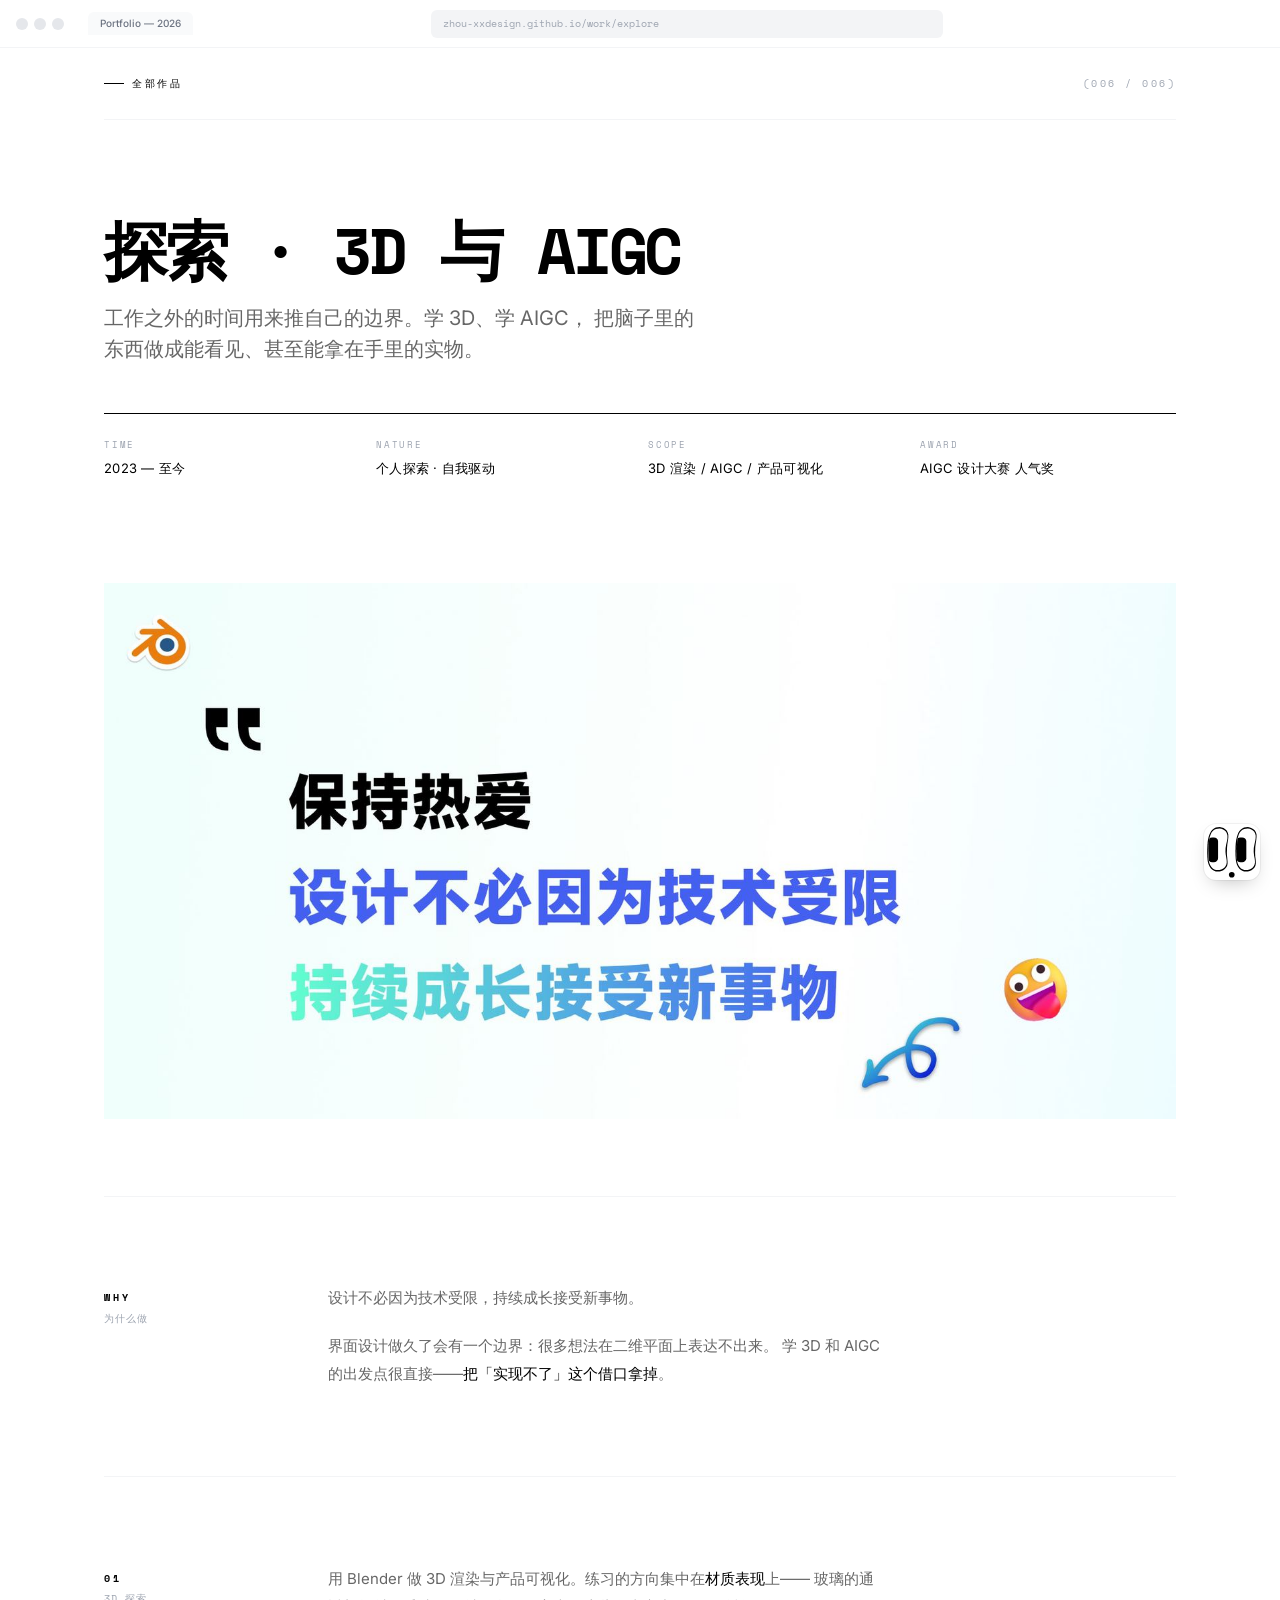
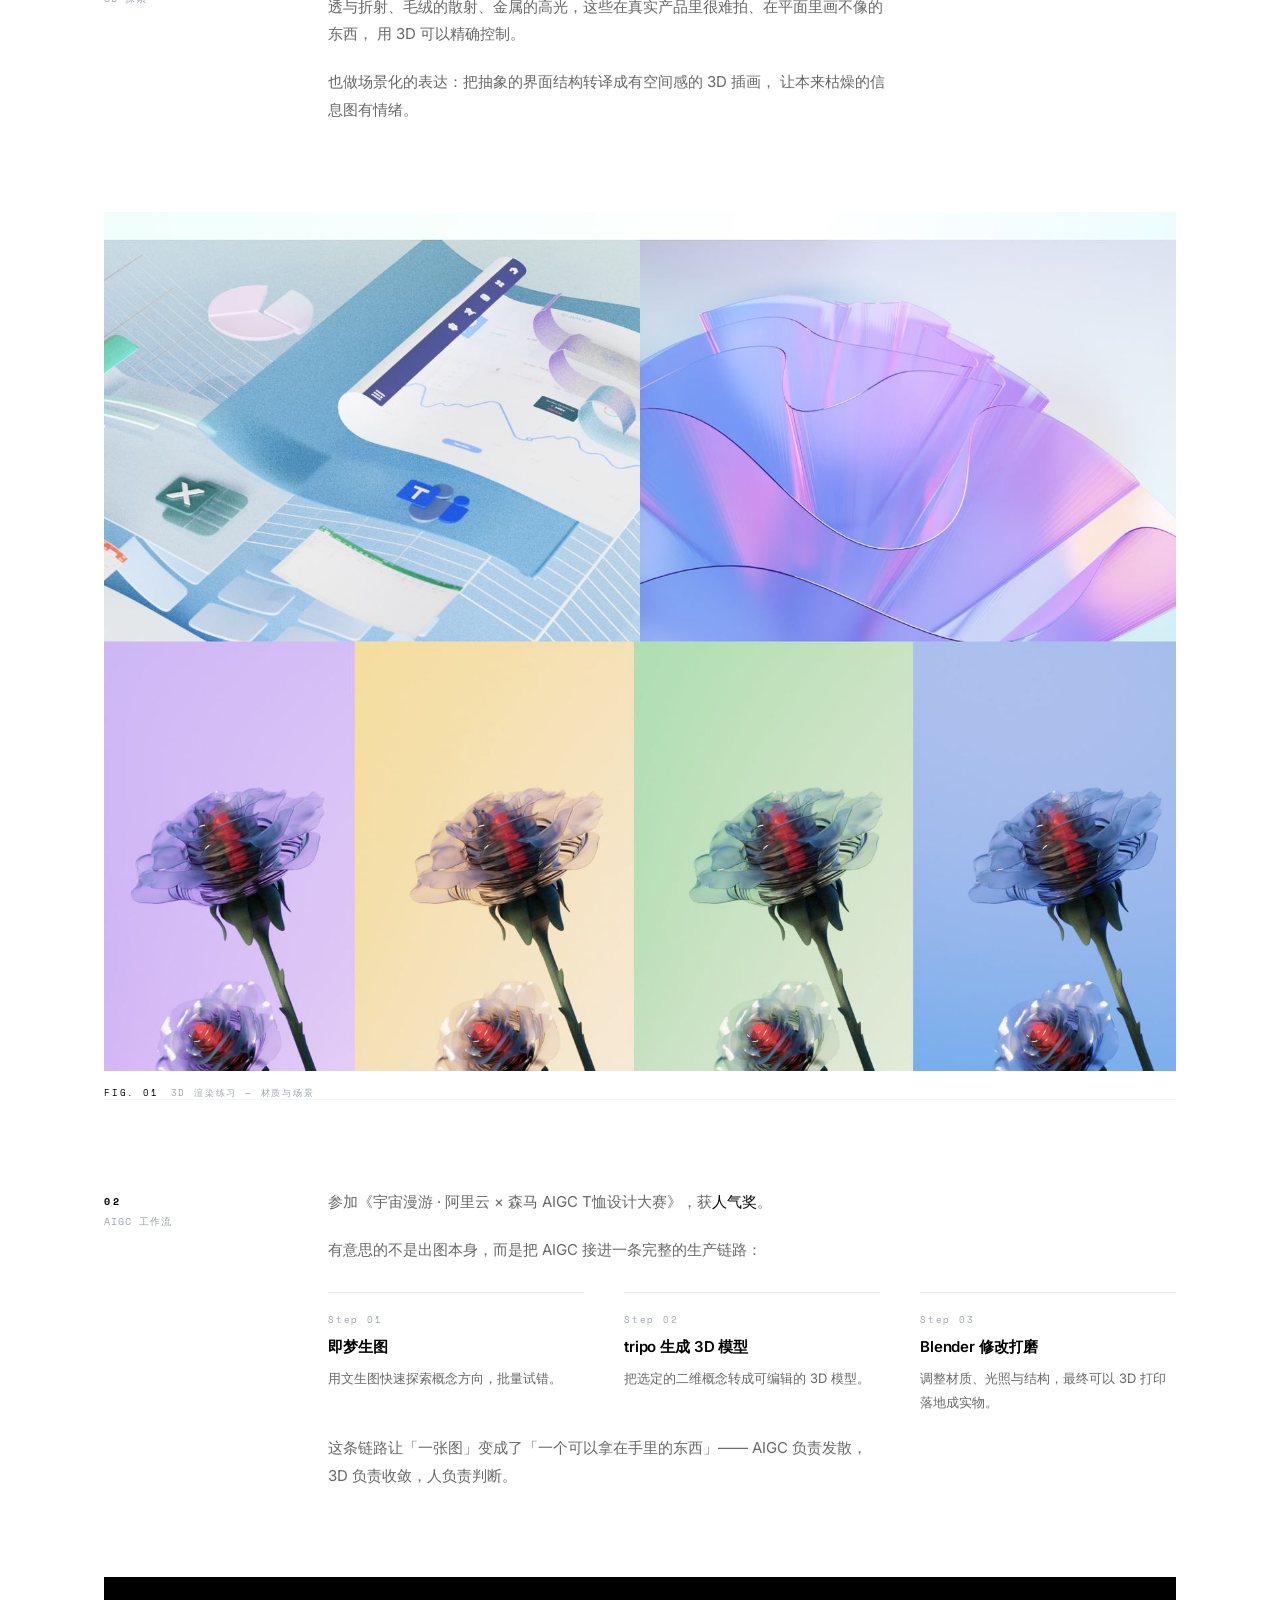
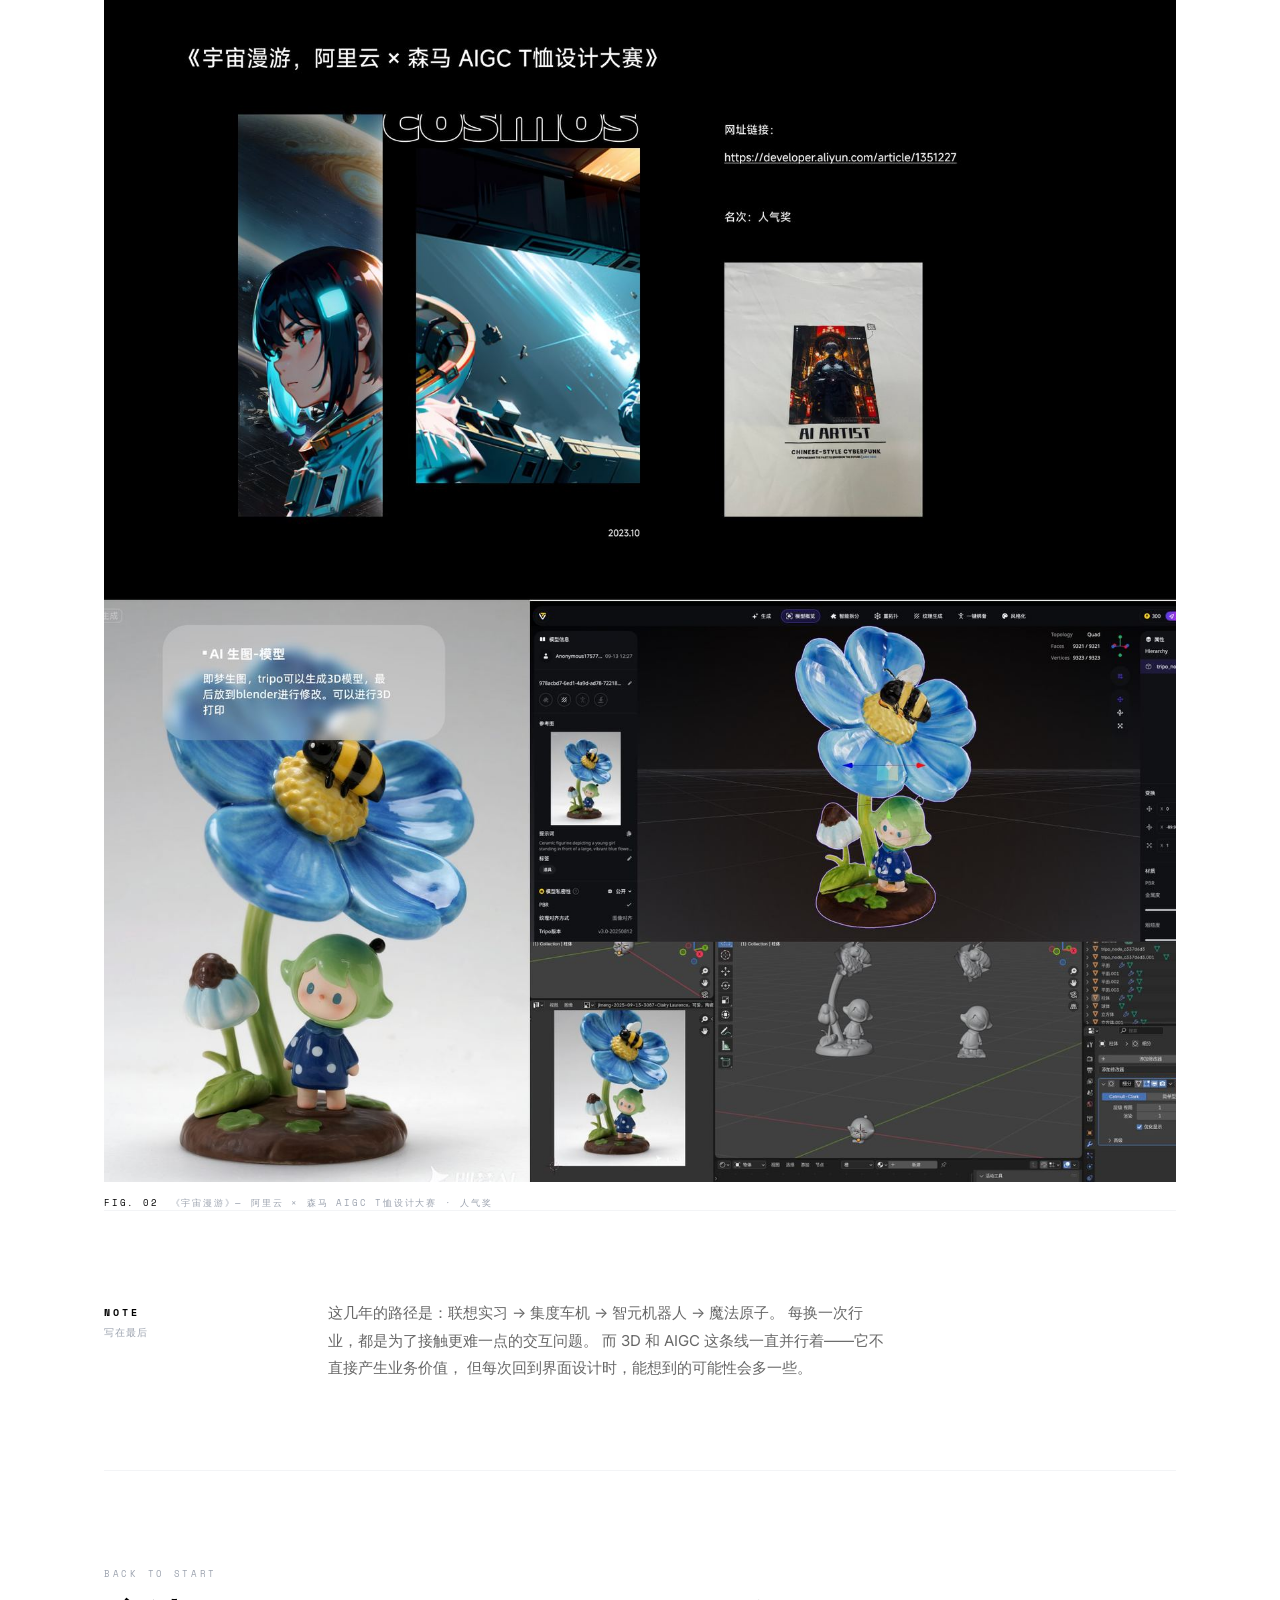
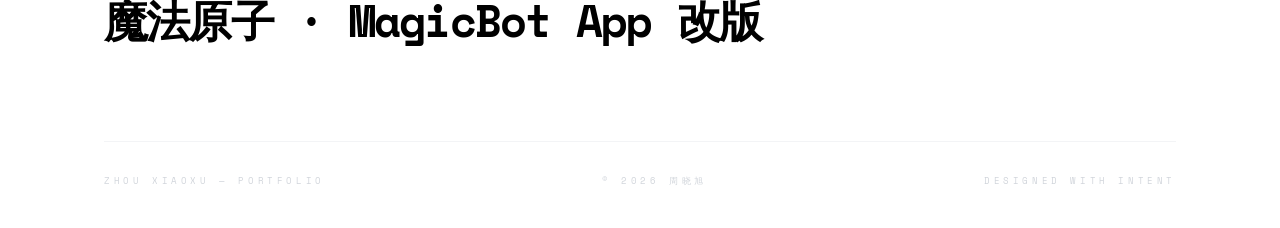
<file: work/explore/index.html>
<!DOCTYPE html>
<html lang="zh-CN">
<head>
<meta charset="UTF-8" />
<meta name="viewport" content="width=device-width, initial-scale=1.0" />
<title>探索 · 3D 与 AIGC | 周晓旭</title>
<meta name="description" content="工作之外的自我驱动探索：用 Blender 做 3D 渲染与产品可视化，AIGC 生成概念再进 Blender 打磨。《宇宙漫游》获阿里云 × 森马 AIGC 设计大赛人气奖。" />

<meta property="og:type" content="article" />
<meta property="og:title" content="探索 · 3D 与 AIGC" />
<meta property="og:description" content="保持热爱，设计不必因为技术受限，持续成长接受新事物。" />
<meta property="og:image" content="/assets/images/work/explore-01.jpg" />
<meta name="theme-color" content="#ffffff" />

<link rel="icon" href="data:image/svg+xml,%3Csvg xmlns='http://www.w3.org/2000/svg' viewBox='0 0 64 64'%3E%3Crect width='64' height='64'/%3E%3Ctext x='32' y='47' text-anchor='middle' font-family='Georgia,serif' font-size='42' fill='%23fff'%3EZ%3C/text%3E%3C/svg%3E" />

<link rel="preconnect" href="https://fonts.googleapis.com" />
<link rel="preconnect" href="https://fonts.gstatic.com" crossorigin />
<link href="https://fonts.googleapis.com/css2?family=Caveat:wght@400;700&family=Inter:wght@300;400;500;600&family=Space+Mono:ital,wght@0,400;0,700;1,400;1,700&display=swap" rel="stylesheet" />
<link rel="stylesheet" href="/styles.css?v=16" />
<link rel="stylesheet" href="/work.css?v=9" />
</head>

<body>
<a class="skip" href="#main">跳到正文</a>

<div class="progress" aria-hidden="true"><span class="progress__bar" data-progress></span></div>

<div class="chrome">
  <div class="chrome__lights" aria-hidden="true"><span></span><span></span><span></span></div>
  <div class="chrome__tab">Portfolio — 2026</div>
  <div class="chrome__url"><span>zhou-xxdesign.github.io/work/explore</span></div>
  <div class="chrome__spacer" aria-hidden="true"></div>
</div>

<main class="case" id="main">
  <div class="case__inner">

    <nav class="case__nav">
      <a class="case__back" href="/">全部作品</a>
      <span class="case__index">(006 / 006)</span>
    </nav>

    <header class="case__hero">
      <h1 class="case__title">探索 · 3D 与 AIGC</h1>
      <p class="case__subtitle">
        工作之外的时间用来推自己的边界。学 3D、学 AIGC，
        把脑子里的东西做成能看见、甚至能拿在手里的实物。
      </p>

      <dl class="case__meta">
        <div><dt>Time</dt><dd>2023 — 至今</dd></div>
        <div><dt>Nature</dt><dd>个人探索 · 自我驱动</dd></div>
        <div><dt>Scope</dt><dd>3D 渲染 / AIGC / 产品可视化</dd></div>
        <div><dt>Award</dt><dd>AIGC 设计大赛 人气奖</dd></div>
      </dl>
    </header>

    <figure class="case__cover">
      <img src="/assets/images/work/explore-01.jpg" alt="保持热爱 — 设计不必因为技术受限" width="1600" height="800" />
    </figure>

    <section class="case__section" style="margin-top:clamp(3rem,6vw,5rem)">
      <p class="case__section-label">Why<span>为什么做</span></p>
      <div class="case__body">
        <p class="case__quote">设计不必因为技术受限，持续成长接受新事物。</p>
        <p>
          界面设计做久了会有一个边界：很多想法在二维平面上表达不出来。
          学 3D 和 AIGC 的出发点很直接——<strong>把「实现不了」这个借口拿掉</strong>。
        </p>
      </div>
    </section>

    <!-- ===================== 3D ===================== -->
    <section class="case__section">
      <p class="case__section-label">01<span>3D 探索</span></p>
      <div class="case__body">
        <p>
          用 Blender 做 3D 渲染与产品可视化。练习的方向集中在<strong>材质表现</strong>上——
          玻璃的通透与折射、毛绒的散射、金属的高光，这些在真实产品里很难拍、在平面里画不像的东西，
          用 3D 可以精确控制。
        </p>
        <p>
          也做场景化的表达：把抽象的界面结构转译成有空间感的 3D 插画，
          让本来枯燥的信息图有情绪。
        </p>
      </div>
    </section>

    <div class="case__figures">
      <figure class="case__figure">
        <img src="/assets/images/work/explore-02.jpg" alt="3D 渲染作品：玻璃质感花卉、毛绒角色、机器人球体、场景插画" loading="lazy" width="1600" height="1283" />
        <figcaption><b>Fig. 01</b> 3D 渲染练习 — 材质与场景</figcaption>
      </figure>
    </div>

    <!-- ===================== AIGC ===================== -->
    <section class="case__section">
      <p class="case__section-label">02<span>AIGC 工作流</span></p>
      <div class="case__body">
        <p>
          参加《宇宙漫游 · 阿里云 × 森马 AIGC T恤设计大赛》，获<strong>人气奖</strong>。
        </p>
        <p>
          有意思的不是出图本身，而是把 AIGC 接进一条完整的生产链路：
        </p>
        <div class="case__points case__points--3">
          <article class="case__point">
            <span class="case__point-num">Step 01</span>
            <h4>即梦生图</h4>
            <p>用文生图快速探索概念方向，批量试错。</p>
          </article>
          <article class="case__point">
            <span class="case__point-num">Step 02</span>
            <h4>tripo 生成 3D 模型</h4>
            <p>把选定的二维概念转成可编辑的 3D 模型。</p>
          </article>
          <article class="case__point">
            <span class="case__point-num">Step 03</span>
            <h4>Blender 修改打磨</h4>
            <p>调整材质、光照与结构，最终可以 3D 打印落地成实物。</p>
          </article>
        </div>
        <p>
          这条链路让「一张图」变成了「一个可以拿在手里的东西」——
          AIGC 负责发散，3D 负责收敛，人负责判断。
        </p>
      </div>
    </section>

    <div class="case__figures">
      <figure class="case__figure">
        <img src="/assets/images/work/explore-03.jpg" alt="AIGC T恤设计大赛参赛作品与 3D 建模过程" loading="lazy" width="1600" height="1798" />
        <figcaption><b>Fig. 02</b> 《宇宙漫游》— 阿里云 × 森马 AIGC T恤设计大赛 · 人气奖</figcaption>
      </figure>
    </div>

    <section class="case__section">
      <p class="case__section-label">Note<span>写在最后</span></p>
      <div class="case__body">
        <p>
          这几年的路径是：联想实习 → 集度车机 → 智元机器人 → 魔法原子。
          每换一次行业，都是为了接触更难一点的交互问题。
          而 3D 和 AIGC 这条线一直并行着——它不直接产生业务价值，
          但每次回到界面设计时，能想到的可能性会多一些。
        </p>
      </div>
    </section>

    <a class="case__next" href="/work/magiclab/">
      <span class="case__next-label">Back to start</span>
      <span class="case__next-title">魔法原子 · MagicBot App 改版</span>
    </a>

  </div>

  <div class="case__inner">
    <div class="case__colophon">
      <span>Zhou Xiaoxu — Portfolio</span>
      <span>© <span id="year">2026</span> 周晓旭</span>
      <span>Designed with Intent</span>
    </div>
  </div>
</main>

<script src="/main.js?v=15" defer></script>

<button class="to-top" type="button" data-to-top aria-label="回到顶部">
  <svg width="11" height="11" viewBox="0 0 12 12" fill="none" aria-hidden="true">
    <path d="M6 10V2M2.6 5.4L6 2l3.4 3.4" stroke="currentColor" stroke-width="1.4" stroke-linecap="round" stroke-linejoin="round" />
  </svg>
  <span>top</span>
</button>

<a class="avatar-badge" href="/" aria-label="回到首页" data-face="badge" data-home>
  <svg viewBox="26 18 1150 1150" focusable="false" aria-hidden="true">
    <defs>
      <path id="badge-pose-l0" d="M498 545L498 562L497 579L496 595L496 614L497 633L497 654L500 679L503 708L506 743L510 786L510 834L500 878L480 913L453 944L421 966L385 982L347 991L308 995L269 991L232 980L198 959L168 930L144 897L126 860L113 824L104 789L99 755L97 723L94 695L94 669L93 646L92 624L92 603L92 583L93 564L92 545L93 526L94 507L94 488L96 468L96 446L99 424L100 400L103 373L108 344L114 314L122 280L134 244L150 206L171 167L198 134L231 108L269 91L308 83L349 81L389 88L427 101L462 124L492 152L513 190L525 236L526 286L522 332L515 372L511 403L506 431L504 454L502 475L500 494L499 512L498 529Z" />
      <path id="badge-pose-r0" d="M524 545L524 564L525 583L525 603L524 624L524 646L523 669L521 694L521 724L518 755L511 787L504 825L491 862L472 897L449 930L419 959L385 979L347 991L308 995L269 991L231 982L195 966L163 944L137 913L117 876L106 834L106 786L109 745L114 708L117 679L120 654L120 633L120 614L121 595L121 578L119 562L120 545L119 529L117 512L117 494L115 475L113 454L109 430L107 404L102 372L95 332L91 286L92 236L103 190L125 152L155 124L190 103L228 88L268 81L308 83L348 91L385 108L418 136L446 167L467 204L482 244L494 280L502 314L509 344L514 373L516 400L518 424L520 446L521 468L523 488L523 507L524 526Z" />
      <path id="badge-pose-l1" d="M1078 545L1077 562L1077 579L1075 595L1076 614L1076 633L1078 655L1078 678L1082 708L1087 745L1090 786L1090 834L1080 878L1060 915L1033 944L1001 966L965 982L927 991L888 995L849 991L811 978L777 959L748 930L724 897L705 862L693 824L685 787L679 754L676 723L675 694L673 669L672 646L672 624L672 603L671 583L671 564L672 545L673 526L673 507L673 488L674 467L676 446L677 423L680 399L683 373L687 344L694 314L702 280L714 244L729 204L750 167L778 134L811 108L848 91L888 83L928 81L968 88L1006 103L1041 124L1071 152L1093 190L1105 236L1105 286L1101 332L1096 370L1091 403L1087 430L1084 454L1081 475L1079 494L1079 511L1077 529Z" />
      <path id="badge-pose-r1" d="M1104 545L1103 564L1103 583L1104 603L1104 624L1104 646L1103 669L1102 695L1099 723L1097 754L1092 789L1083 824L1070 860L1052 897L1028 930L999 959L964 978L927 991L888 995L849 991L811 982L775 966L743 944L716 913L696 878L686 834L686 786L690 743L693 708L696 679L699 654L699 633L700 614L699 596L699 579L699 562L698 545L697 528L697 511L695 493L694 475L692 454L689 430L685 403L680 370L676 333L671 286L671 236L683 190L705 154L735 124L769 101L807 88L847 81L888 83L928 91L965 108L998 134L1025 167L1047 204L1062 244L1074 280L1082 314L1089 344L1093 373L1096 399L1099 423L1100 446L1102 467L1102 488L1103 507L1103 526Z" />
      <clipPath id="badge-eye-0"><path data-clip="0" d="M468 545L468 559L467 574L467 587L468 604L470 620L471 639L475 662L480 689L485 722L491 763L493 809L485 852L467 886L443 916L413 937L380 952L344 961L308 965L272 961L237 950L206 930L178 902L157 870L141 834L130 799L123 766L120 734L120 704L119 678L120 654L120 633L120 614L121 595L122 578L123 561L122 545L123 529L124 512L123 496L124 478L123 459L125 439L125 417L126 392L129 365L133 337L139 305L149 270L163 233L181 195L206 163L236 138L272 121L308 113L346 111L384 118L419 130L452 152L479 179L498 216L508 261L507 309L501 353L492 391L486 420L480 446L477 467L474 485L471 502L469 517L468 532Z" /></clipPath>
      <clipPath id="badge-eye-1"><path data-clip="1" d="M1048 545L1047 559L1047 574L1046 587L1048 604L1049 620L1052 640L1053 661L1059 689L1066 724L1071 763L1073 809L1065 852L1047 888L1023 916L993 937L960 952L924 961L888 965L852 961L816 948L785 930L758 902L737 870L720 836L710 799L704 764L700 733L699 704L700 677L699 654L699 633L700 614L701 595L701 578L701 561L702 545L703 529L703 512L702 496L702 477L703 459L703 438L705 416L706 392L708 365L713 337L719 305L729 270L742 231L760 195L786 163L816 138L851 121L888 113L925 111L963 118L998 132L1031 152L1058 179L1078 216L1088 261L1086 309L1080 353L1073 389L1066 420L1061 445L1057 467L1053 485L1050 502L1049 516L1047 532Z" /></clipPath>
    </defs>
      <g class="face__eye" data-eye="0" data-cx="308" data-cy="545">
        <g clip-path="url(#badge-eye-0)">
          <rect class="face__pupil" data-pupil="0" x="107" y="293" width="208" height="512" rx="86" />
        </g>
        <path class="face__ring" data-ring="0" d="M498 545L498 562L497 579L496 595L496 614L497 633L497 654L500 679L503 708L506 743L510 786L510 834L500 878L480 913L453 944L421 966L385 982L347 991L308 995L269 991L232 980L198 959L168 930L144 897L126 860L113 824L104 789L99 755L97 723L94 695L94 669L93 646L92 624L92 603L92 583L93 564L92 545L93 526L94 507L94 488L96 468L96 446L99 424L100 400L103 373L108 344L114 314L122 280L134 244L150 206L171 167L198 134L231 108L269 91L308 83L349 81L389 88L427 101L462 124L492 152L513 190L525 236L526 286L522 332L515 372L511 403L506 431L504 454L502 475L500 494L499 512L498 529ZM468 532L469 517L471 502L474 485L477 467L480 446L486 420L492 391L501 353L507 309L508 261L498 216L479 179L452 152L419 130L384 118L346 111L308 113L272 121L236 138L206 163L181 195L163 233L149 270L139 305L133 337L129 365L126 392L125 417L125 439L123 459L124 478L123 496L124 512L123 529L122 545L123 561L122 578L121 595L120 614L120 633L120 654L119 678L120 704L120 734L123 766L130 799L141 834L157 870L178 902L206 930L237 950L272 961L308 965L344 961L380 952L413 937L443 916L467 886L485 852L493 809L491 763L485 722L480 689L475 662L471 639L470 620L468 604L467 587L467 574L468 559L468 545Z" />
      </g>
      <g class="face__eye" data-eye="1" data-cx="888" data-cy="545">
        <g clip-path="url(#badge-eye-1)">
          <rect class="face__pupil" data-pupil="1" x="687" y="293" width="208" height="512" rx="86" />
        </g>
        <path class="face__ring" data-ring="1" d="M1078 545L1077 562L1077 579L1075 595L1076 614L1076 633L1078 655L1078 678L1082 708L1087 745L1090 786L1090 834L1080 878L1060 915L1033 944L1001 966L965 982L927 991L888 995L849 991L811 978L777 959L748 930L724 897L705 862L693 824L685 787L679 754L676 723L675 694L673 669L672 646L672 624L672 603L671 583L671 564L672 545L673 526L673 507L673 488L674 467L676 446L677 423L680 399L683 373L687 344L694 314L702 280L714 244L729 204L750 167L778 134L811 108L848 91L888 83L928 81L968 88L1006 103L1041 124L1071 152L1093 190L1105 236L1105 286L1101 332L1096 370L1091 403L1087 430L1084 454L1081 475L1079 494L1079 511L1077 529ZM1047 532L1049 516L1050 502L1053 485L1057 467L1061 445L1066 420L1073 389L1080 353L1086 309L1088 261L1078 216L1058 179L1031 152L998 132L963 118L925 111L888 113L851 121L816 138L786 163L760 195L742 231L729 270L719 305L713 337L708 365L706 392L705 416L703 438L703 459L702 477L702 496L703 512L703 529L702 545L701 561L701 578L701 595L700 614L699 633L699 654L700 677L699 704L700 733L704 764L710 799L720 836L737 870L758 902L785 930L816 948L852 961L888 965L924 961L960 952L993 937L1023 916L1047 888L1065 852L1073 809L1071 763L1066 724L1059 689L1053 661L1052 640L1049 620L1048 604L1046 587L1047 574L1047 559L1048 545Z" />
      </g>
      <circle class="face__dot" cx="596" cy="1060" r="58" />
  </svg>
</a>
</body>
</html>
</file>
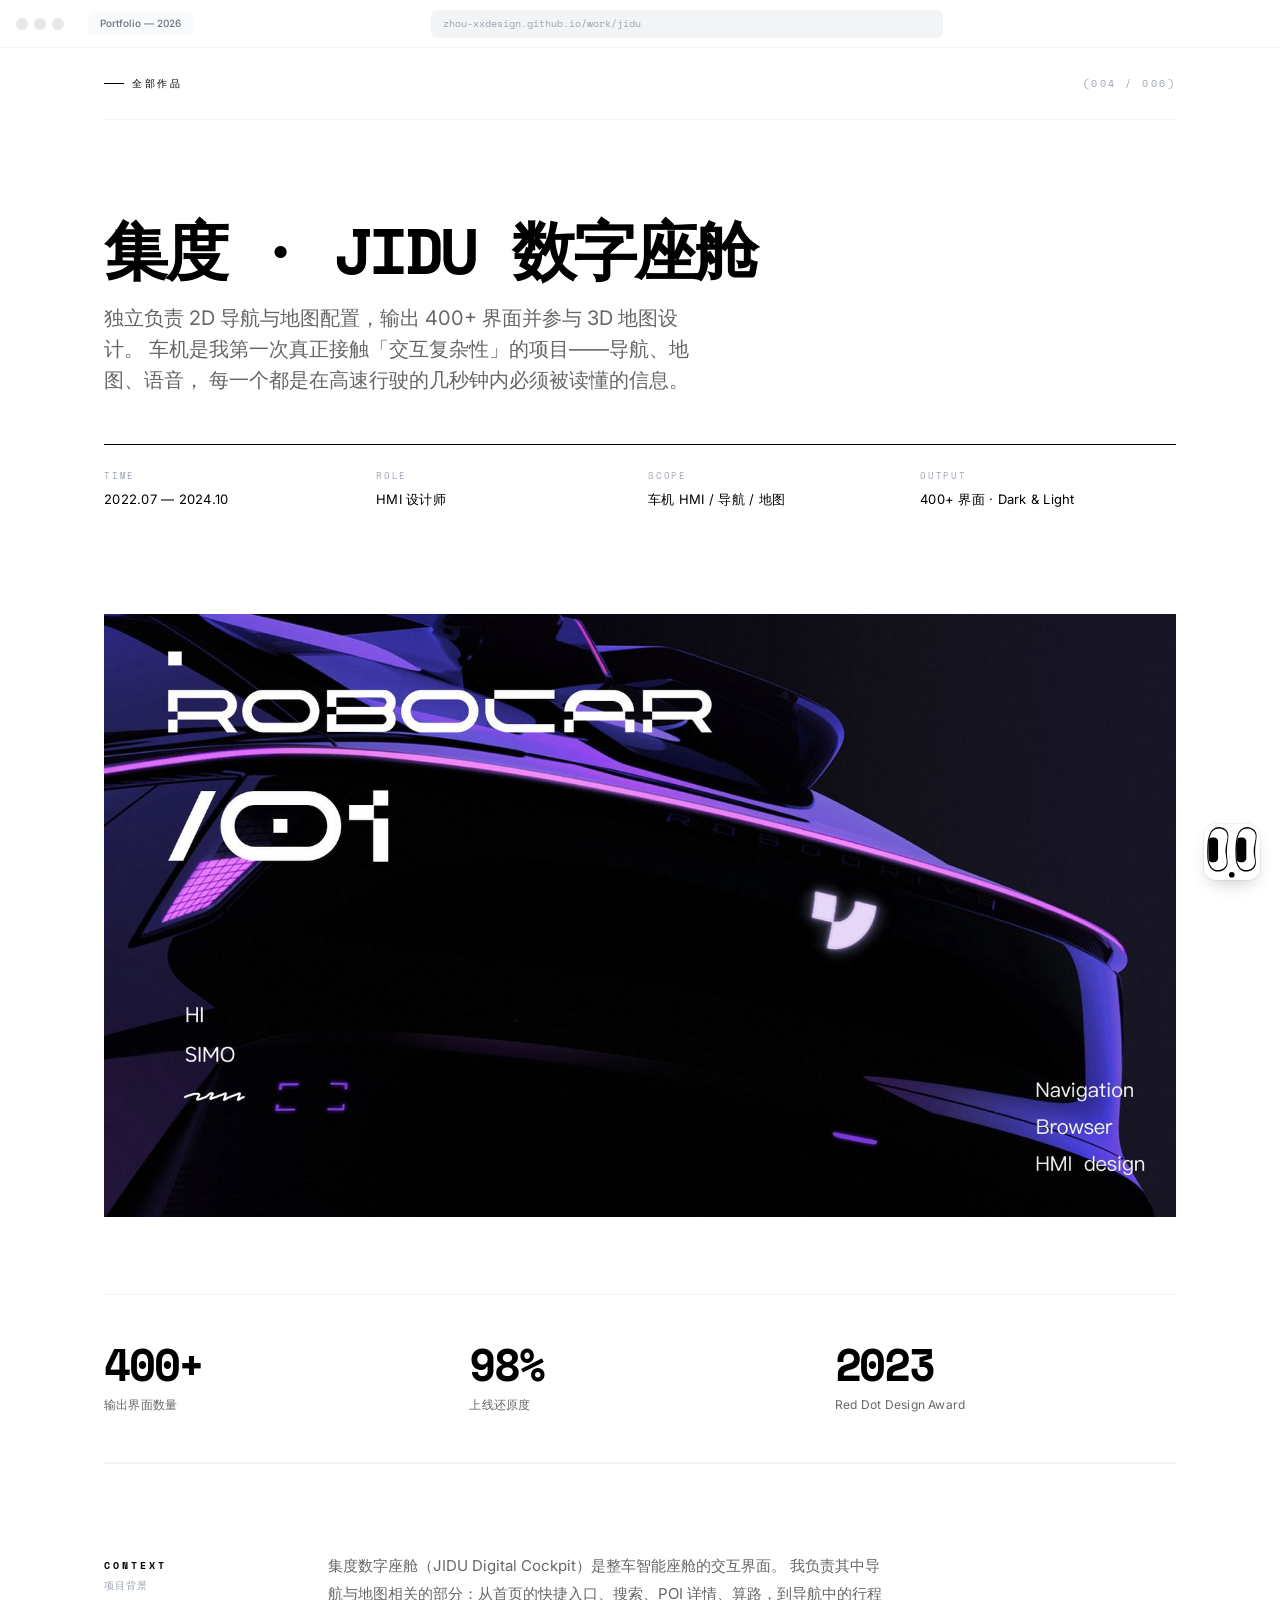
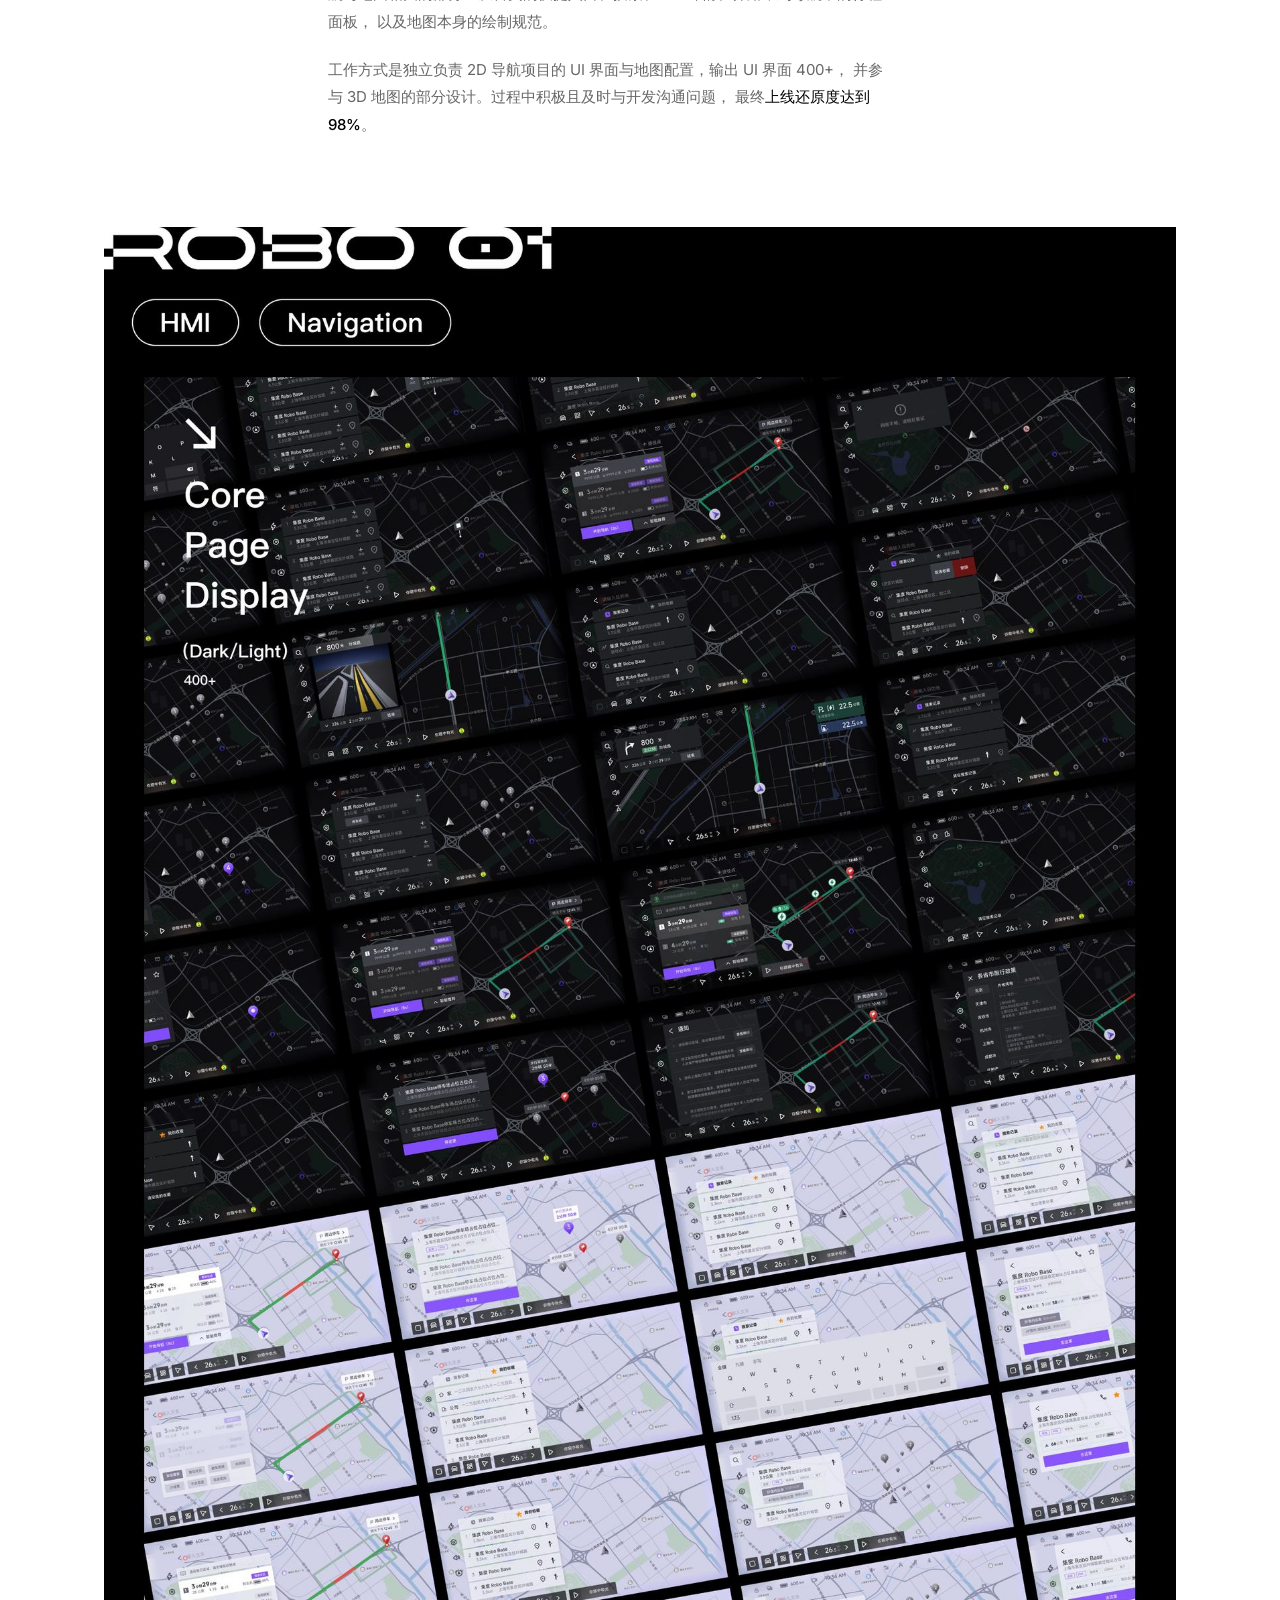
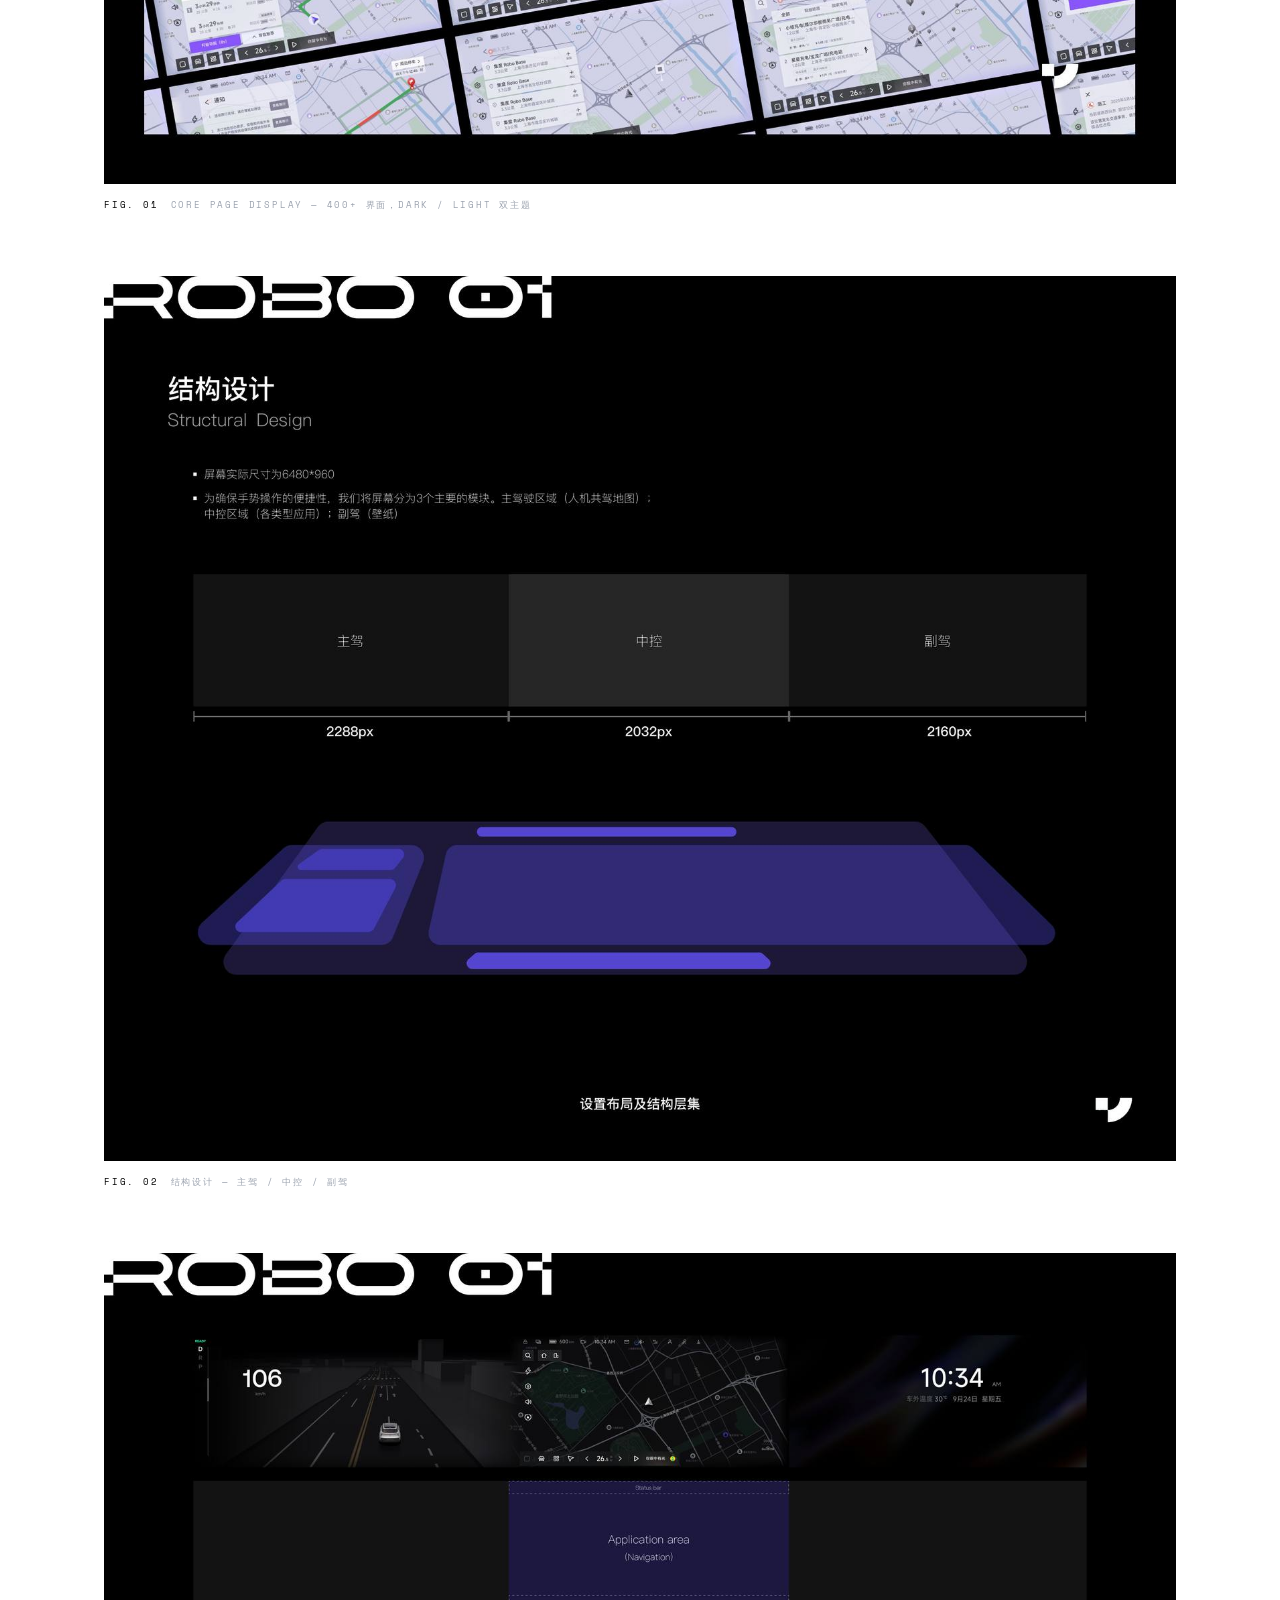
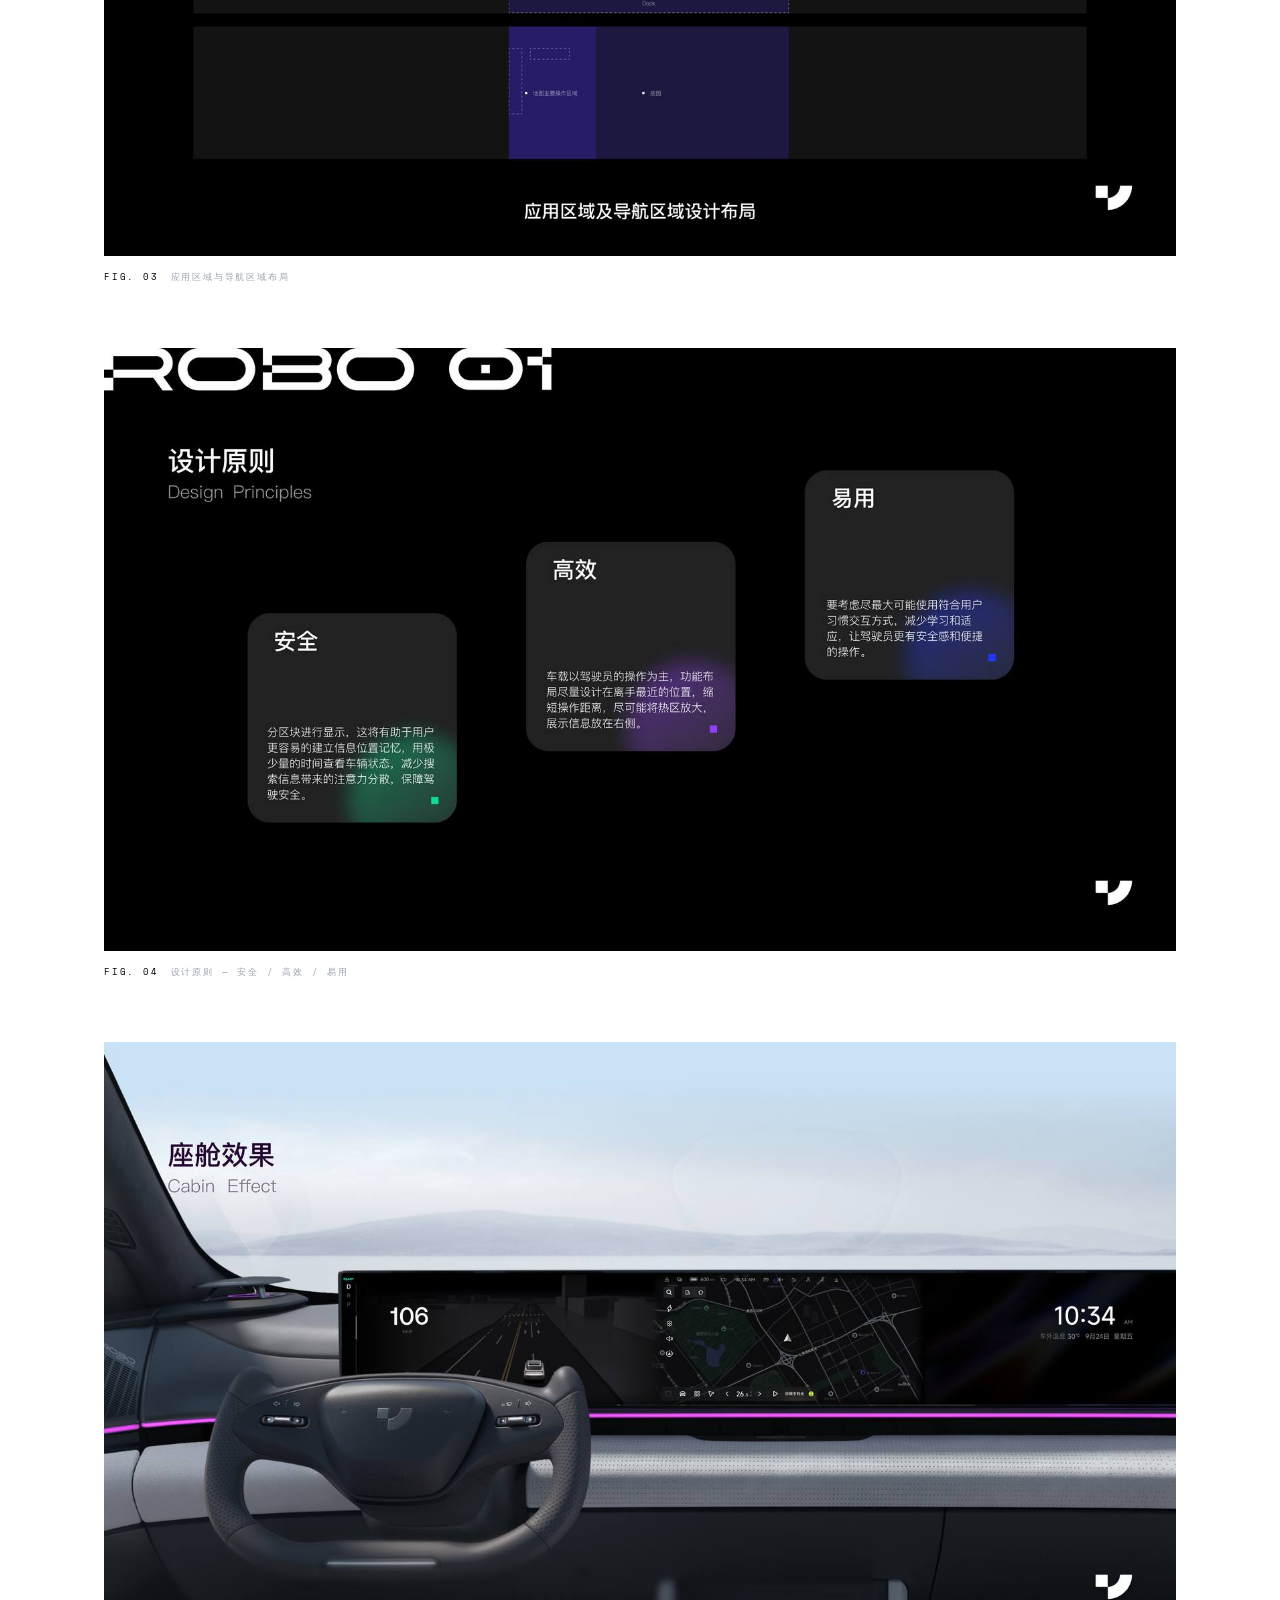
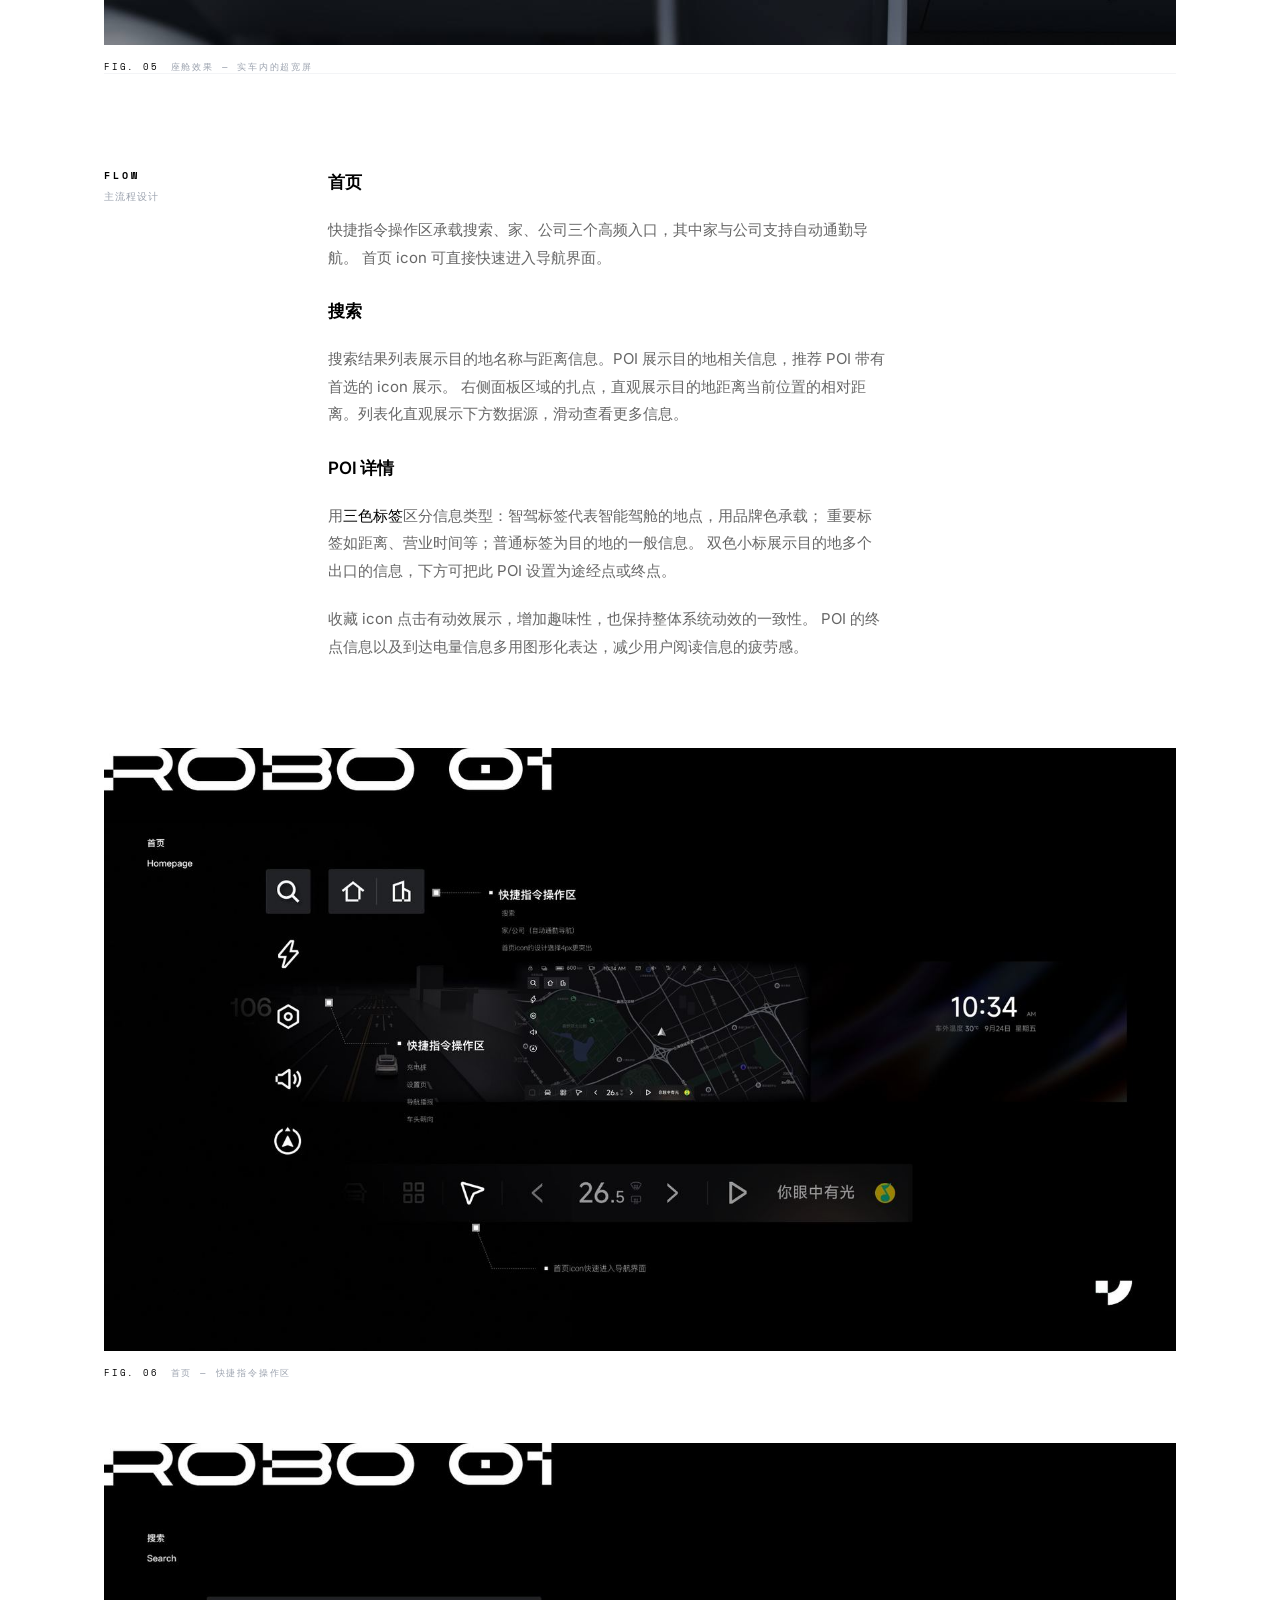
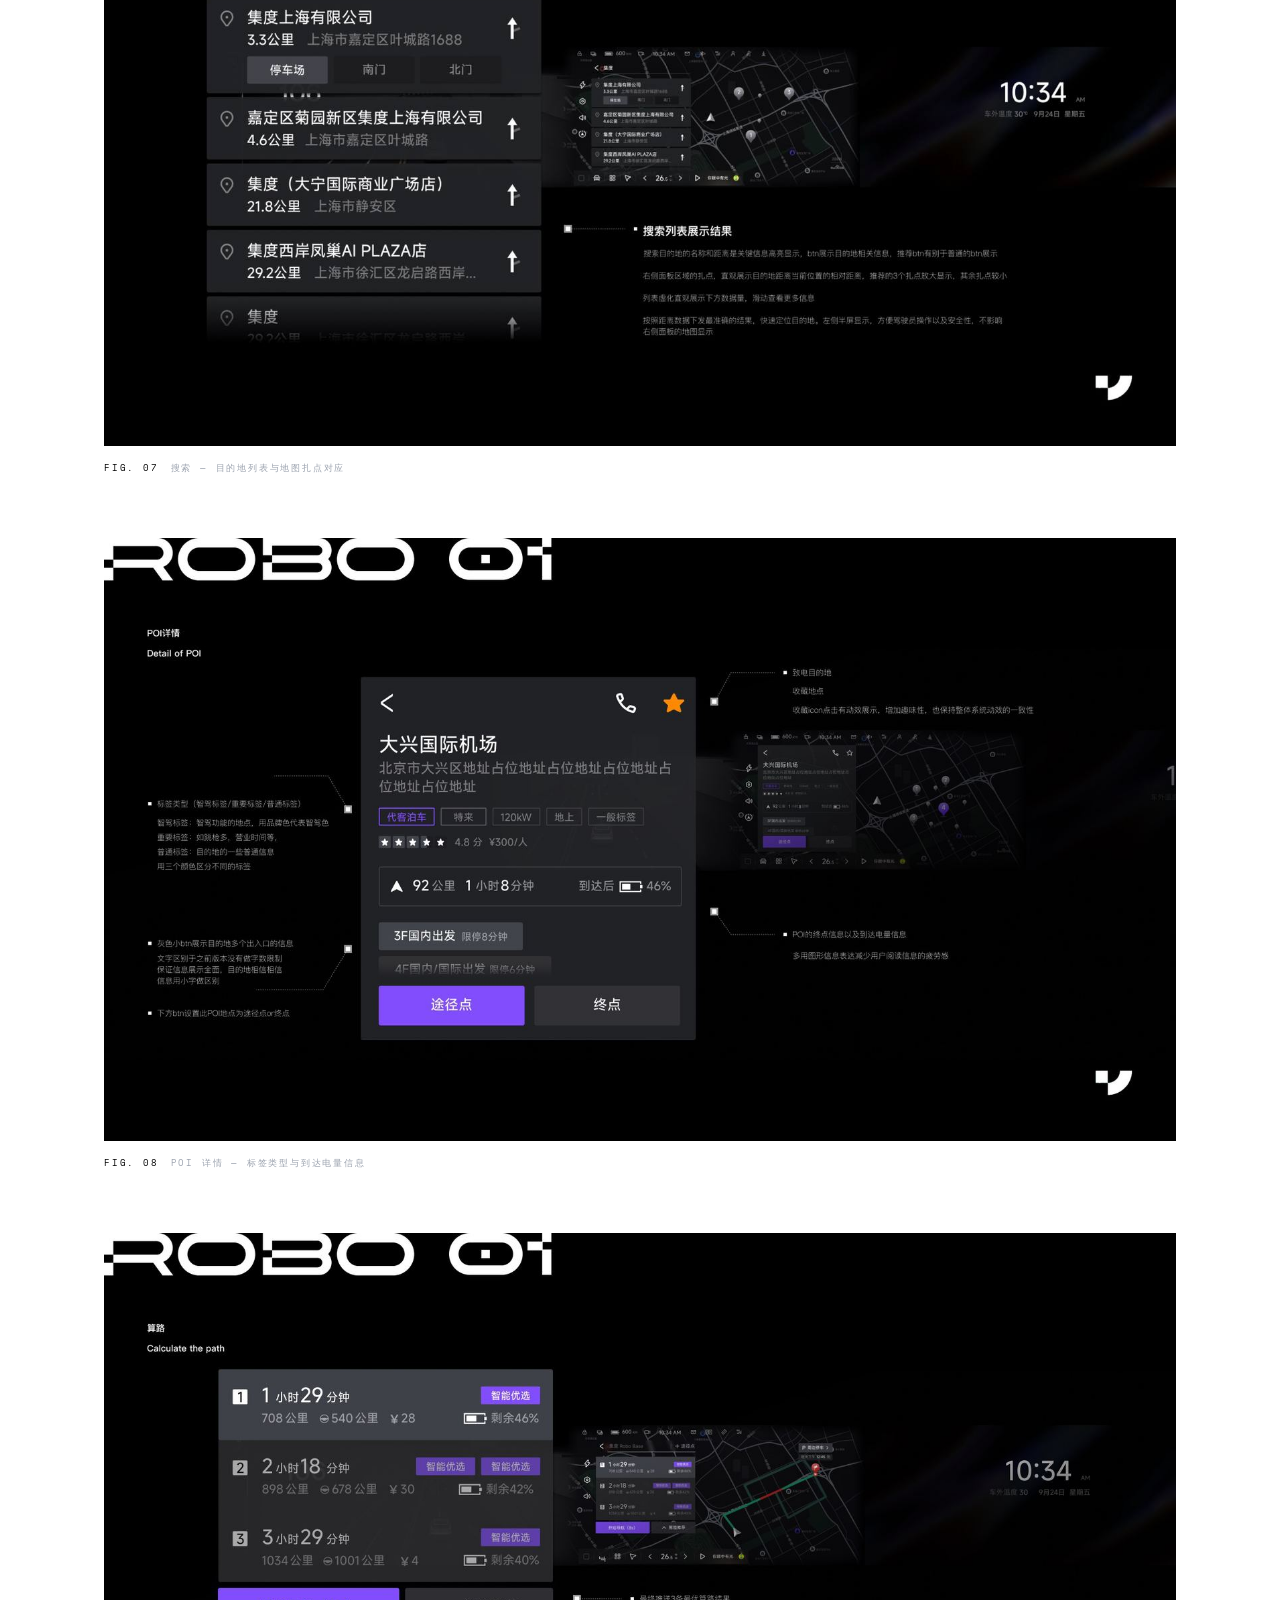
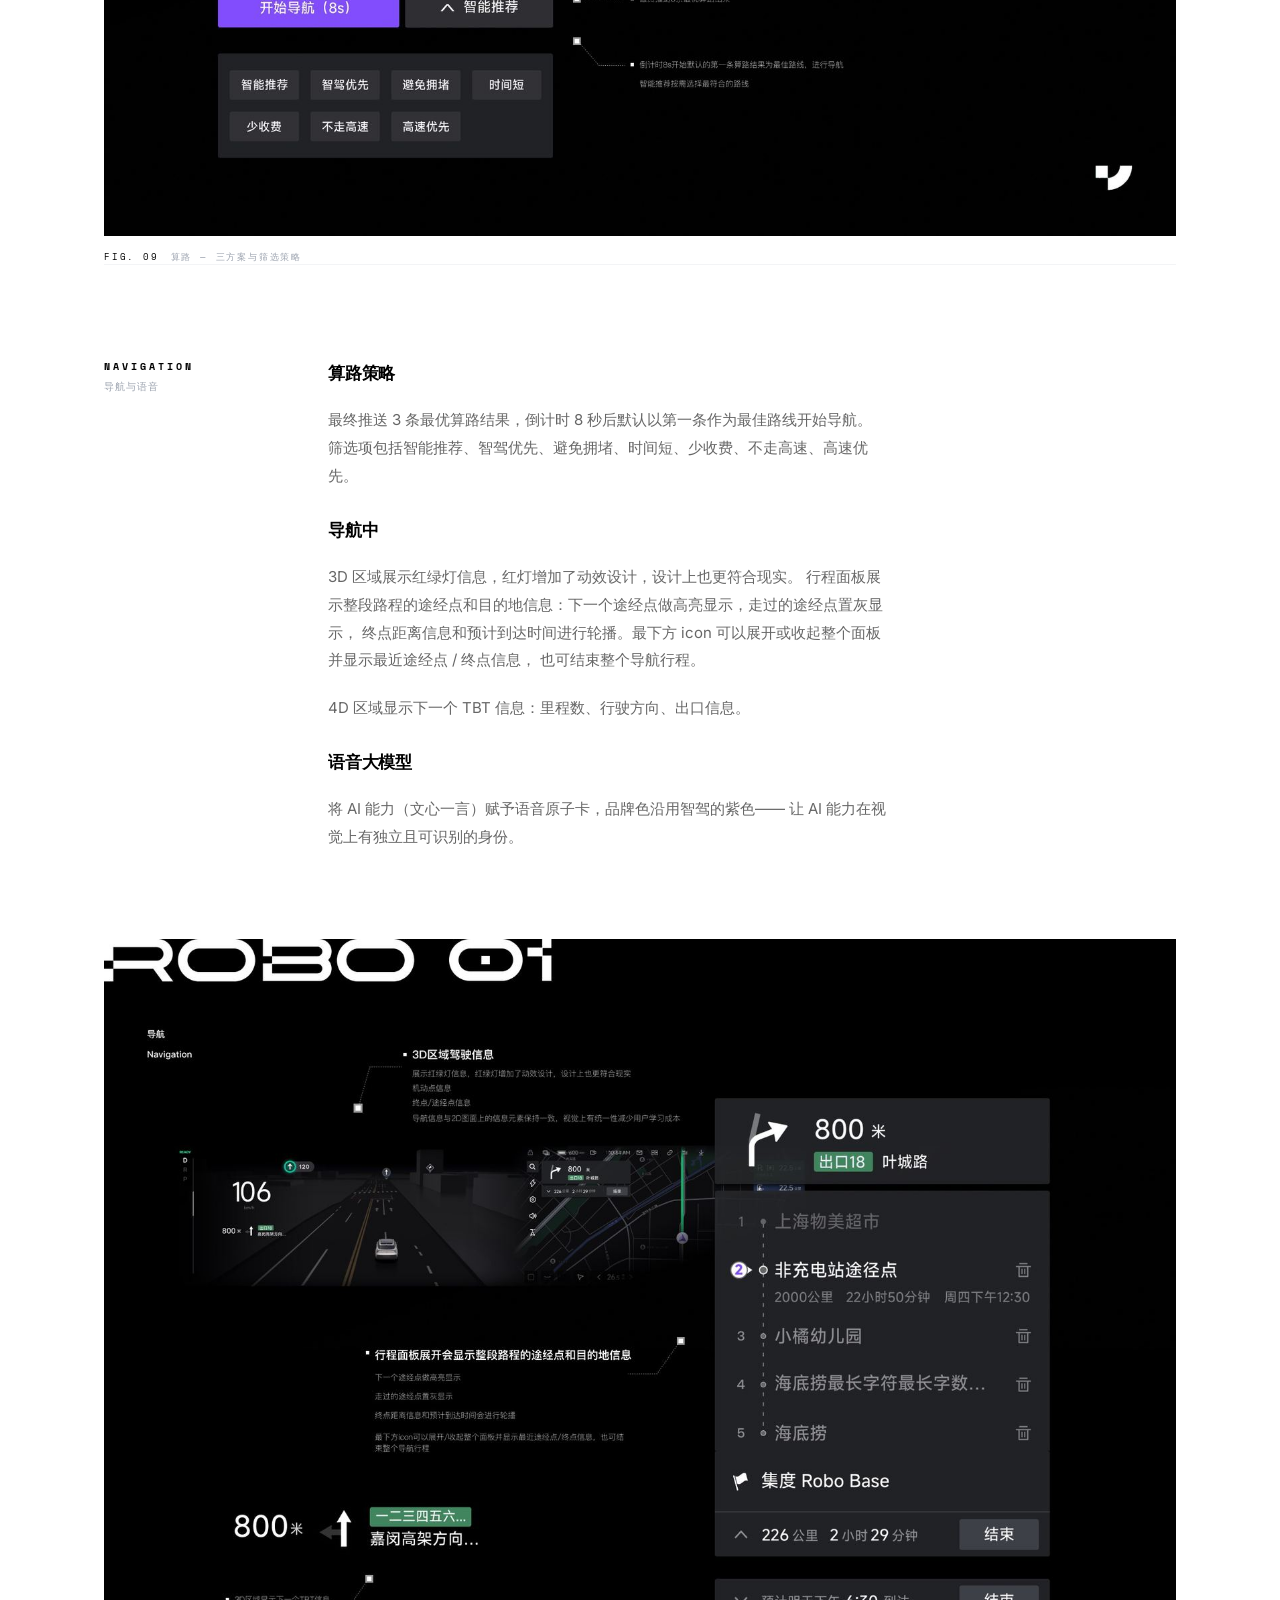
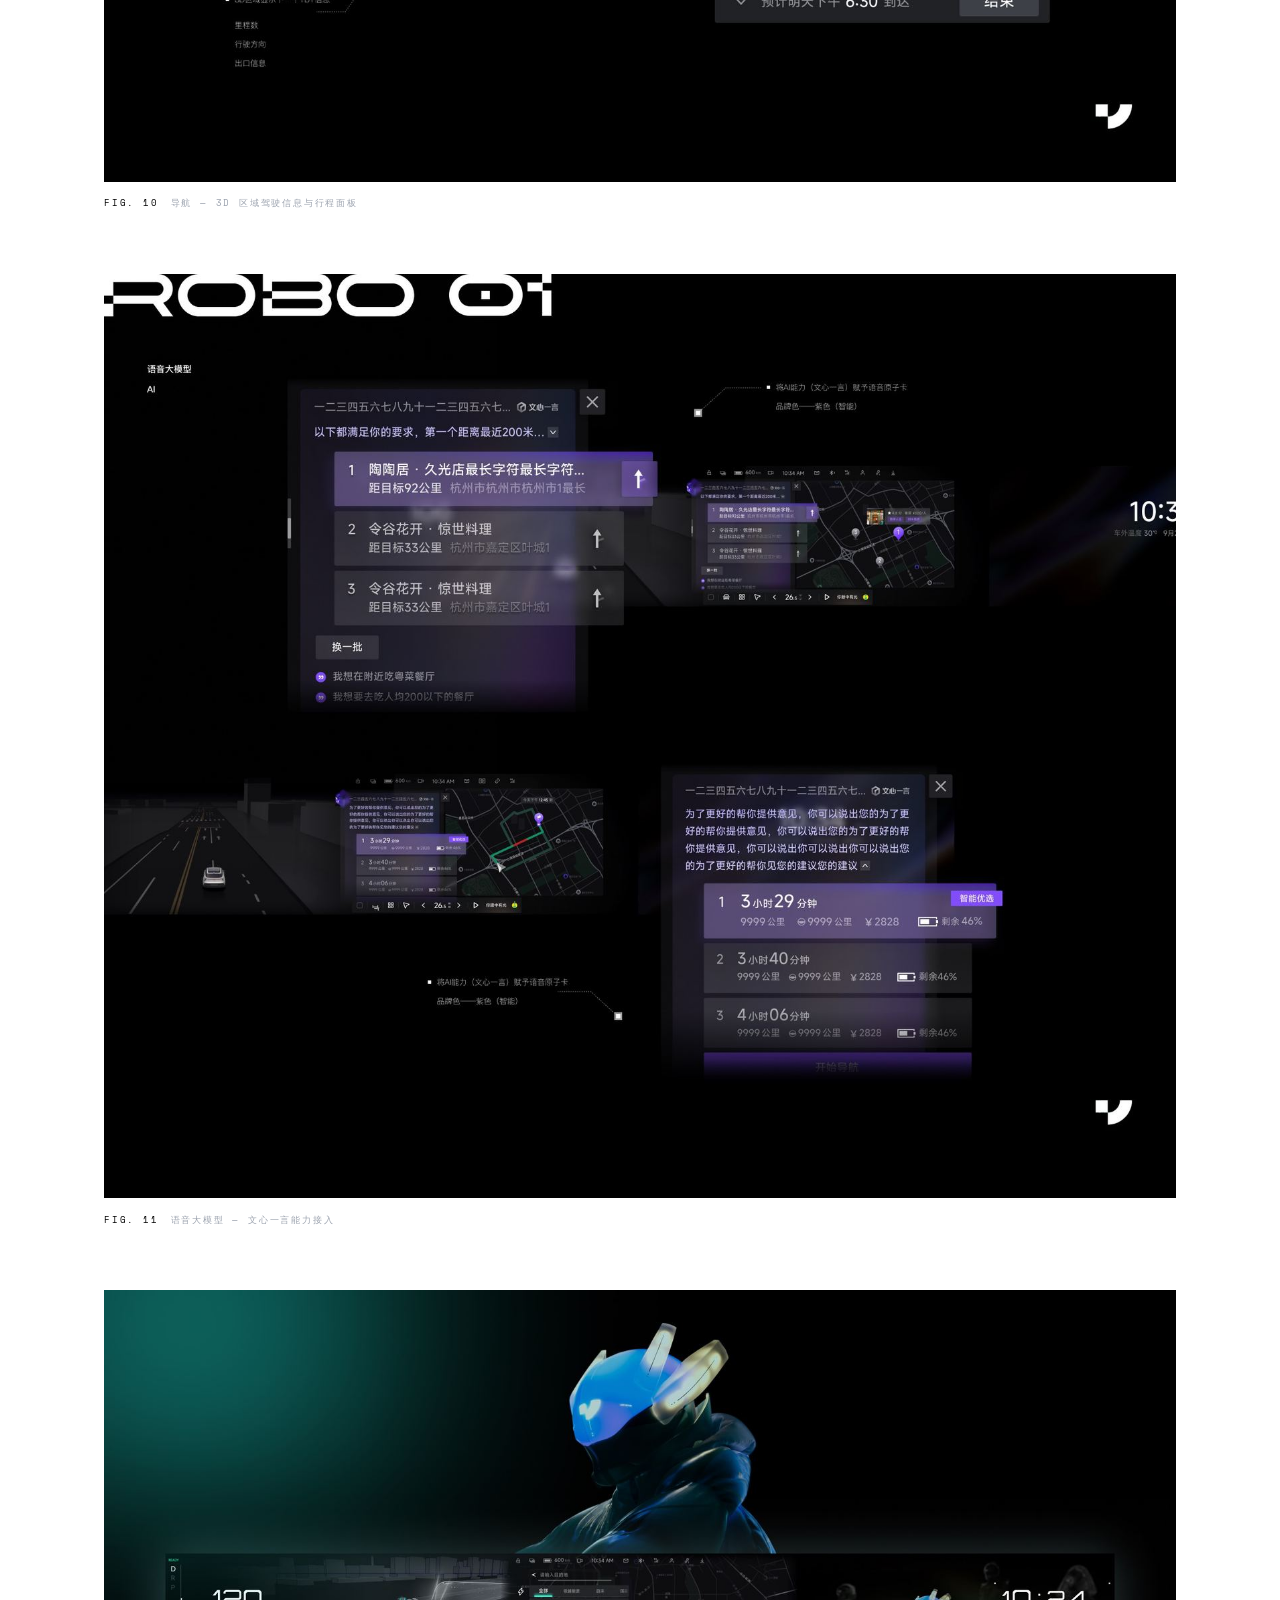
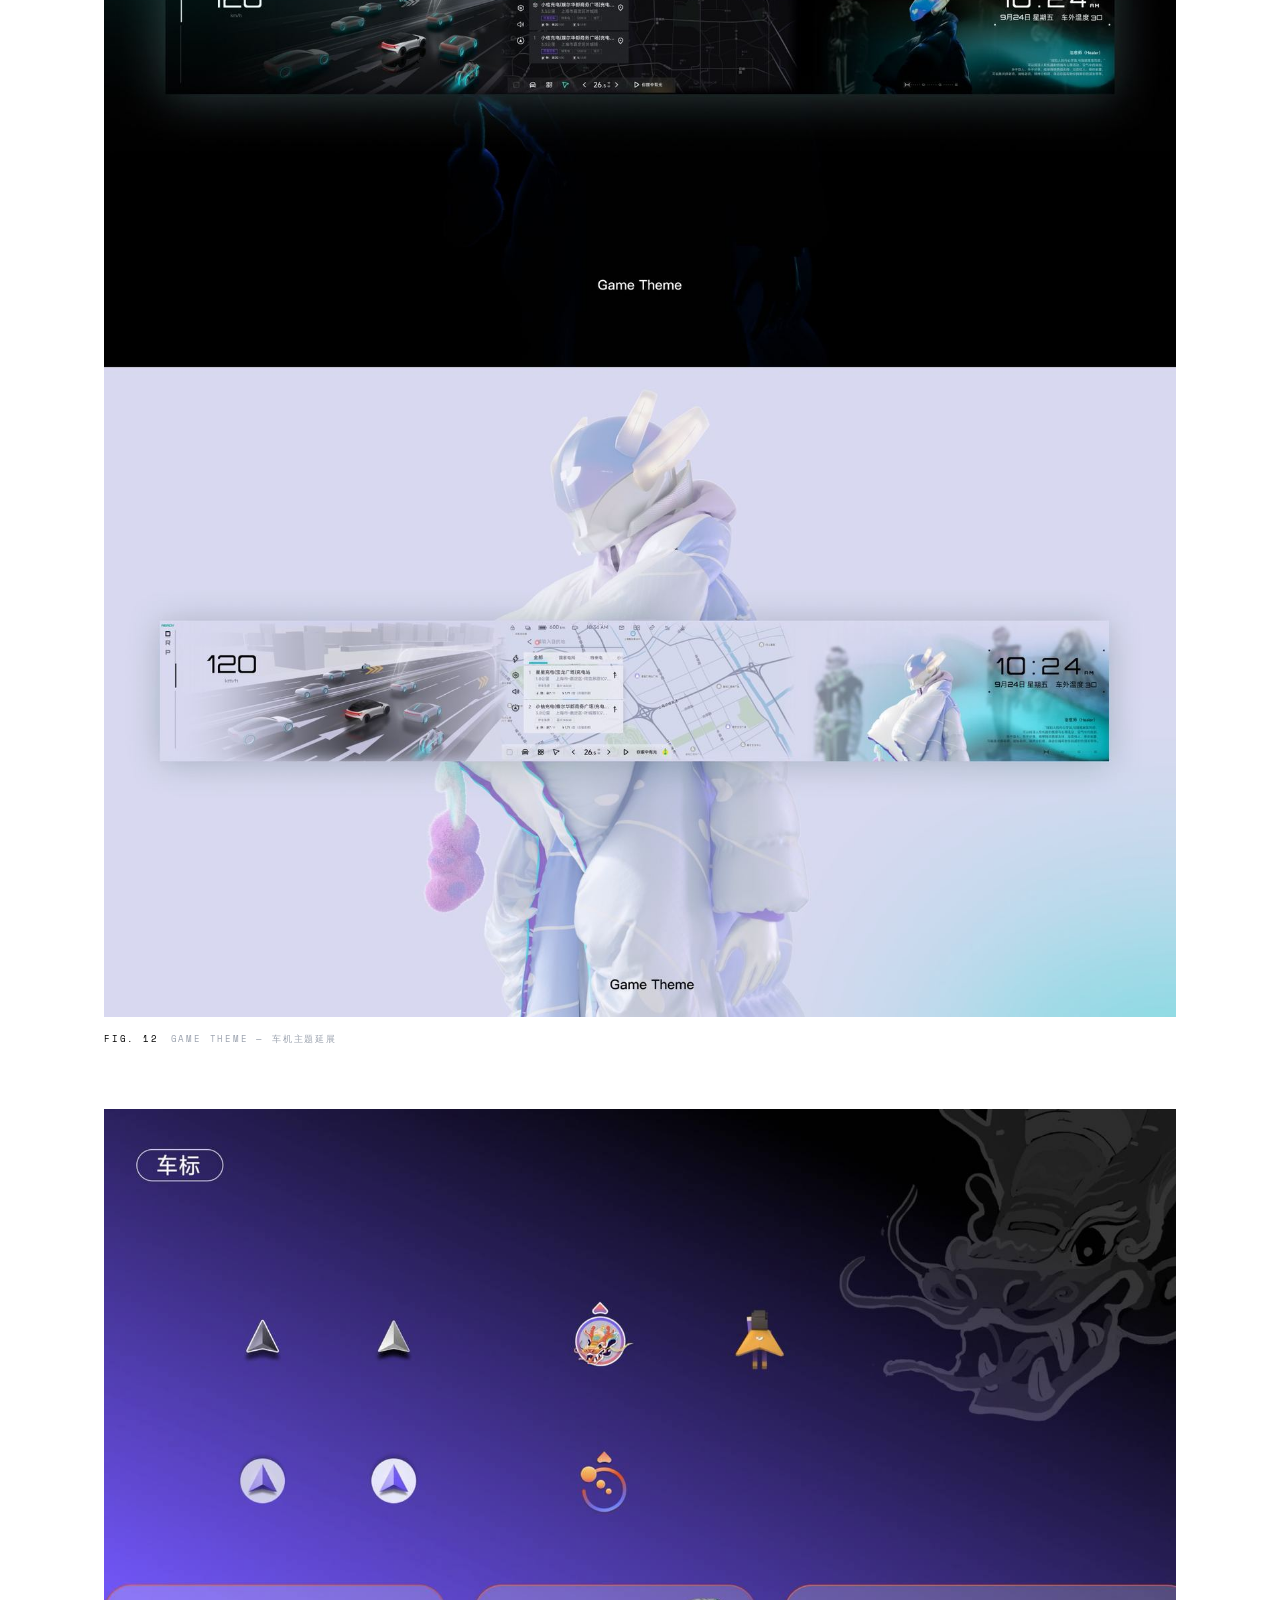
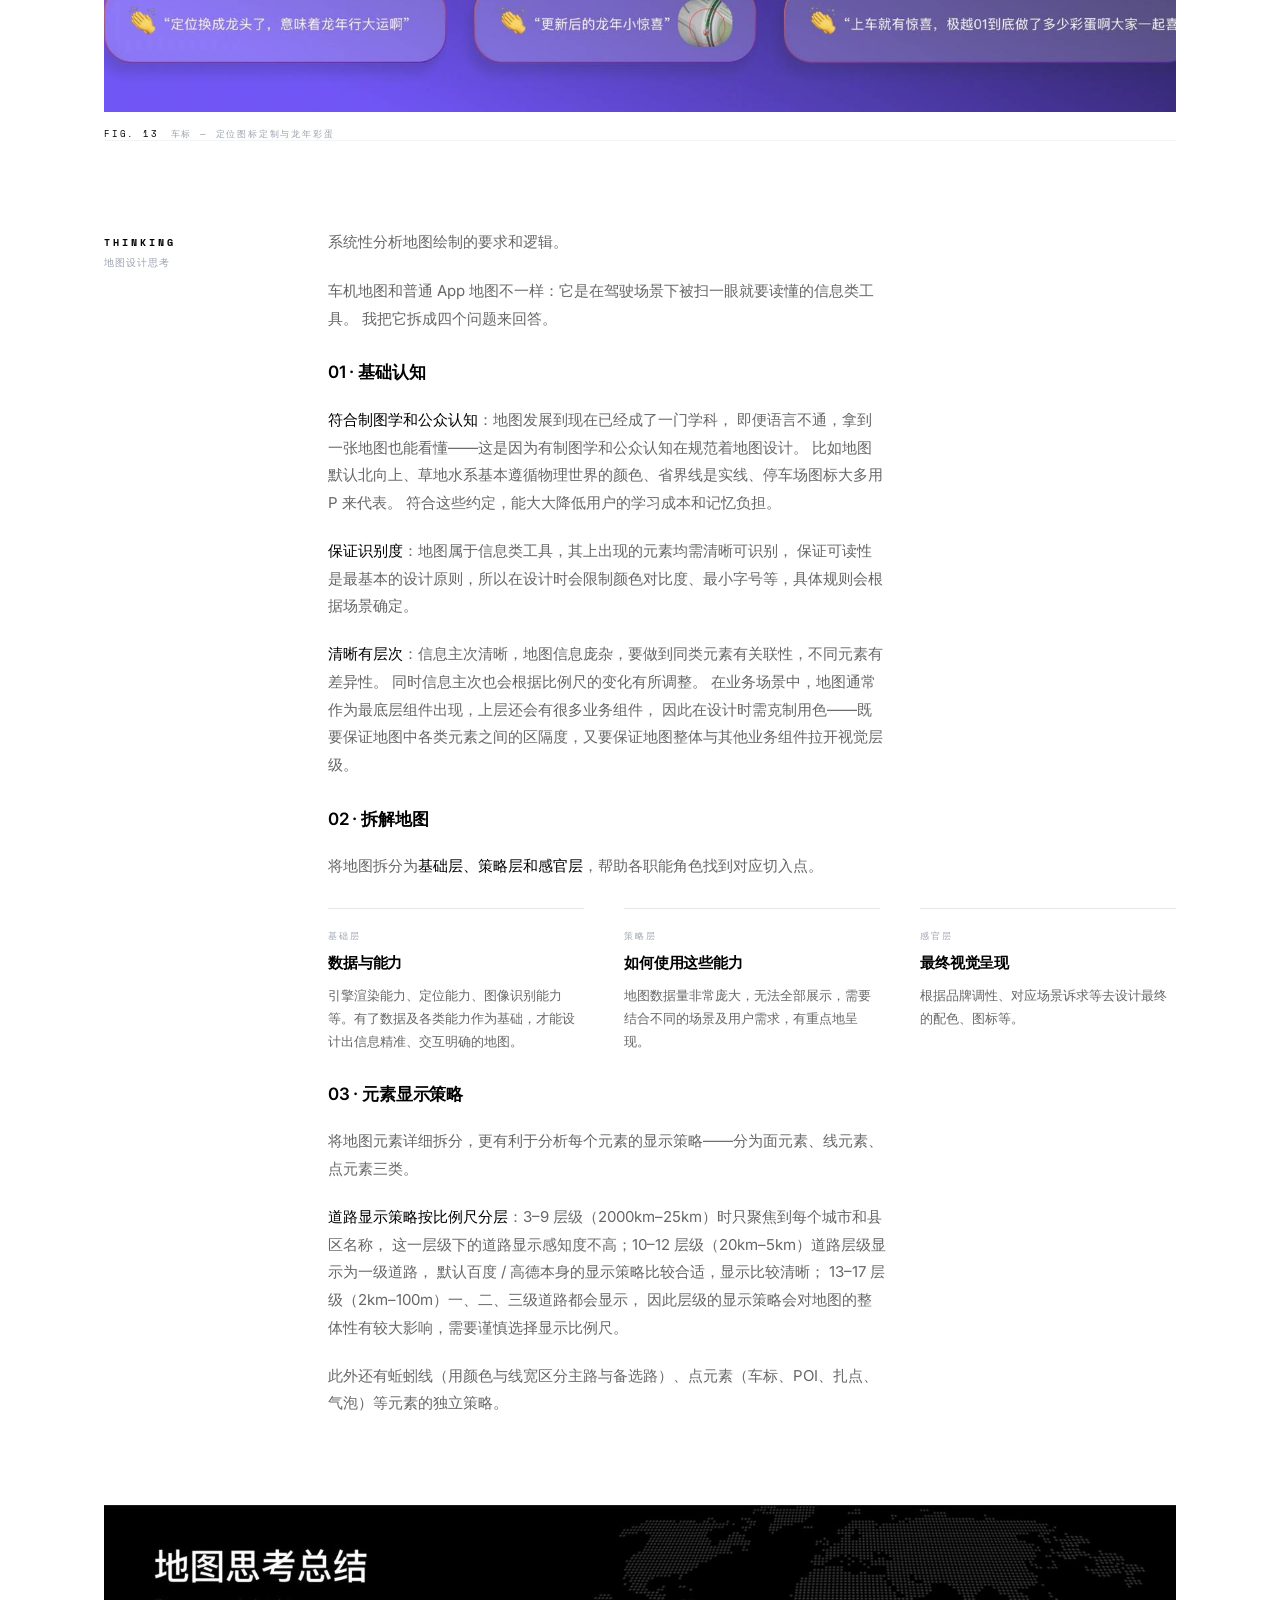
<file: work/jidu/index.html>
<!DOCTYPE html>
<html lang="zh-CN">
<head>
<meta charset="UTF-8" />
<meta name="viewport" content="width=device-width, initial-scale=1.0" />
<title>集度 · JIDU 数字座舱 | 周晓旭</title>
<meta name="description" content="独立负责集度 2D 导航与地图设计，输出 400+ 界面（Dark / Light 双主题），上线还原度 98%。项目获 2023 Red Dot Design Award。" />

<meta property="og:type" content="article" />
<meta property="og:title" content="集度 · JIDU 数字座舱" />
<meta property="og:description" content="400+ 界面、98% 上线还原度，以及一套关于地图该怎么画的设计方法论。2023 红点设计奖。" />
<meta property="og:image" content="/assets/images/work/jidu-01.jpg" />
<meta name="theme-color" content="#ffffff" />

<link rel="icon" href="data:image/svg+xml,%3Csvg xmlns='http://www.w3.org/2000/svg' viewBox='0 0 64 64'%3E%3Crect width='64' height='64'/%3E%3Ctext x='32' y='47' text-anchor='middle' font-family='Georgia,serif' font-size='42' fill='%23fff'%3EZ%3C/text%3E%3C/svg%3E" />

<link rel="preconnect" href="https://fonts.googleapis.com" />
<link rel="preconnect" href="https://fonts.gstatic.com" crossorigin />
<link href="https://fonts.googleapis.com/css2?family=Caveat:wght@400;700&family=Inter:wght@300;400;500;600&family=Space+Mono:ital,wght@0,400;0,700;1,400;1,700&display=swap" rel="stylesheet" />
<link rel="stylesheet" href="/styles.css?v=16" />
<link rel="stylesheet" href="/work.css?v=9" />
</head>

<body>
<a class="skip" href="#main">跳到正文</a>

<div class="progress" aria-hidden="true"><span class="progress__bar" data-progress></span></div>

<div class="chrome">
  <div class="chrome__lights" aria-hidden="true"><span></span><span></span><span></span></div>
  <div class="chrome__tab">Portfolio — 2026</div>
  <div class="chrome__url"><span>zhou-xxdesign.github.io/work/jidu</span></div>
  <div class="chrome__spacer" aria-hidden="true"></div>
</div>

<main class="case" id="main">
  <div class="case__inner">

    <nav class="case__nav">
      <a class="case__back" href="/">全部作品</a>
      <span class="case__index">(004 / 006)</span>
    </nav>

    <header class="case__hero">
      <h1 class="case__title">集度 · JIDU 数字座舱</h1>
      <p class="case__subtitle">
        独立负责 2D 导航与地图配置，输出 400+ 界面并参与 3D 地图设计。
        车机是我第一次真正接触「交互复杂性」的项目——导航、地图、语音，
        每一个都是在高速行驶的几秒钟内必须被读懂的信息。
      </p>

      <dl class="case__meta">
        <div><dt>Time</dt><dd>2022.07 — 2024.10</dd></div>
        <div><dt>Role</dt><dd>HMI 设计师</dd></div>
        <div><dt>Scope</dt><dd>车机 HMI / 导航 / 地图</dd></div>
        <div><dt>Output</dt><dd>400+ 界面 · Dark &amp; Light</dd></div>
      </dl>
    </header>

    <figure class="case__cover">
      <img src="/assets/images/work/jidu-01.jpg" alt="集度 ROBOCAR 数字座舱" width="1600" height="900" />
    </figure>

    <div class="case__stats" style="margin-top:clamp(3rem,6vw,5rem)">
      <div class="case__stat"><strong>400+</strong><span>输出界面数量</span></div>
      <div class="case__stat"><strong>98%</strong><span>上线还原度</span></div>
      <div class="case__stat"><strong>2023</strong><span>Red Dot Design Award</span></div>
    </div>

    <section class="case__section" style="margin-top:0">
      <p class="case__section-label">Context<span>项目背景</span></p>
      <div class="case__body">
        <p>
          集度数字座舱（JIDU Digital Cockpit）是整车智能座舱的交互界面。
          我负责其中导航与地图相关的部分：从首页的快捷入口、搜索、POI 详情、算路，到导航中的行程面板，
          以及地图本身的绘制规范。
        </p>
        <p>
          工作方式是独立负责 2D 导航项目的 UI 界面与地图配置，输出 UI 界面 400+，
          并参与 3D 地图的部分设计。过程中积极且及时与开发沟通问题，
          最终<strong>上线还原度达到 98%</strong>。
        </p>
      </div>
    </section>

    <div class="case__figures">
      <figure class="case__figure">
        <img src="/assets/images/work/jidu-02.jpg" alt="400+ 核心页面总览，Dark 与 Light 双主题" loading="lazy" width="1600" height="2324" />
        <figcaption><b>Fig. 01</b> Core Page Display — 400+ 界面，Dark / Light 双主题</figcaption>
      </figure>

      <figure class="case__figure">
        <img src="/assets/images/work/jidu-16.jpg" alt="结构设计：主驾 / 中控 / 副驾三段屏幕分区与像素比例" loading="lazy" width="1600" height="1321" />
        <figcaption><b>Fig. 02</b> 结构设计 — 主驾 / 中控 / 副驾</figcaption>
      </figure>


      <figure class="case__figure">
        <img src="/assets/images/work/jidu-17.jpg" alt="应用区域与导航区域的设计布局" loading="lazy" width="1600" height="900" />
        <figcaption><b>Fig. 03</b> 应用区域与导航区域布局</figcaption>
      </figure>


      <figure class="case__figure">
        <img src="/assets/images/work/jidu-18.jpg" alt="设计原则：安全、高效、易用" loading="lazy" width="1600" height="900" />
        <figcaption><b>Fig. 04</b> 设计原则 — 安全 / 高效 / 易用</figcaption>
      </figure>


      <figure class="case__figure">
        <img src="/assets/images/work/jidu-19.jpg" alt="座舱效果：超宽屏在实车内的呈现" loading="lazy" width="1600" height="900" />
        <figcaption><b>Fig. 05</b> 座舱效果 — 实车内的超宽屏</figcaption>
      </figure>
    </div>

    <!-- ===================== 主流程 ===================== -->
    <section class="case__section">
      <p class="case__section-label">Flow<span>主流程设计</span></p>
      <div class="case__body">
        <h3>首页</h3>
        <p>
          快捷指令操作区承载搜索、家、公司三个高频入口，其中家与公司支持自动通勤导航。
          首页 icon 可直接快速进入导航界面。
        </p>
        <h3>搜索</h3>
        <p>
          搜索结果列表展示目的地名称与距离信息。POI 展示目的地相关信息，推荐 POI 带有首选的 icon 展示。
          右侧面板区域的扎点，直观展示目的地距离当前位置的相对距离。列表化直观展示下方数据源，滑动查看更多信息。
        </p>
        <h3>POI 详情</h3>
        <p>
          用<strong>三色标签</strong>区分信息类型：智驾标签代表智能驾舱的地点，用品牌色承载；
          重要标签如距离、营业时间等；普通标签为目的地的一般信息。
          双色小标展示目的地多个出口的信息，下方可把此 POI 设置为途经点或终点。
        </p>
        <p>
          收藏 icon 点击有动效展示，增加趣味性，也保持整体系统动效的一致性。
          POI 的终点信息以及到达电量信息多用图形化表达，减少用户阅读信息的疲劳感。
        </p>
      </div>
    </section>

    <div class="case__figures">
      <figure class="case__figure">
        <img src="/assets/images/work/jidu-04.jpg" alt="首页：快捷指令操作区" loading="lazy" width="1600" height="900" />
        <figcaption><b>Fig. 06</b> 首页 — 快捷指令操作区</figcaption>
      </figure>

      <figure class="case__figure">
        <img src="/assets/images/work/jidu-12.jpg" alt="搜索：目的地列表与距离、右侧地图扎点对应位置" loading="lazy" width="1600" height="900" />
        <figcaption><b>Fig. 07</b> 搜索 — 目的地列表与地图扎点对应</figcaption>
      </figure>
      <figure class="case__figure">
        <img src="/assets/images/work/jidu-05.jpg" alt="POI 详情：标签体系、出口信息、途经点设置" loading="lazy" width="1600" height="900" />
        <figcaption><b>Fig. 08</b> POI 详情 — 标签类型与到达电量信息</figcaption>
      </figure>
      <figure class="case__figure">
        <img src="/assets/images/work/jidu-06.jpg" alt="算路：三条路线方案与筛选项" loading="lazy" width="1600" height="900" />
        <figcaption><b>Fig. 09</b> 算路 — 三方案与筛选策略</figcaption>
      </figure>
    </div>

    <!-- ===================== 导航 ===================== -->
    <section class="case__section">
      <p class="case__section-label">Navigation<span>导航与语音</span></p>
      <div class="case__body">
        <h3>算路策略</h3>
        <p>
          最终推送 3 条最优算路结果，倒计时 8 秒后默认以第一条作为最佳路线开始导航。
          筛选项包括智能推荐、智驾优先、避免拥堵、时间短、少收费、不走高速、高速优先。
        </p>
        <h3>导航中</h3>
        <p>
          3D 区域展示红绿灯信息，红灯增加了动效设计，设计上也更符合现实。
          行程面板展示整段路程的途经点和目的地信息：下一个途经点做高亮显示，走过的途经点置灰显示，
          终点距离信息和预计到达时间进行轮播。最下方 icon 可以展开或收起整个面板并显示最近途经点 / 终点信息，
          也可结束整个导航行程。
        </p>
        <p>
          4D 区域显示下一个 TBT 信息：里程数、行驶方向、出口信息。
        </p>
        <h3>语音大模型</h3>
        <p>
          将 AI 能力（文心一言）赋予语音原子卡，品牌色沿用智驾的紫色——
          让 AI 能力在视觉上有独立且可识别的身份。
        </p>
      </div>
    </section>

    <div class="case__figures">
      <figure class="case__figure">
        <img src="/assets/images/work/jidu-07.jpg" alt="导航：3D 驾驶信息、行程面板、TBT 信息" loading="lazy" width="1600" height="1258" />
        <figcaption><b>Fig. 10</b> 导航 — 3D 区域驾驶信息与行程面板</figcaption>
      </figure>
      <figure class="case__figure">
        <img src="/assets/images/work/jidu-08.jpg" alt="语音大模型：AI 能力与语音原子卡" loading="lazy" width="1600" height="1380" />
        <figcaption><b>Fig. 11</b> 语音大模型 — 文心一言能力接入</figcaption>
      </figure>
      <figure class="case__figure">
        <img src="/assets/images/work/jidu-03.jpg" alt="车机 Game Theme，Dark 与 Light 双主题" loading="lazy" width="1600" height="1981" />
        <figcaption><b>Fig. 12</b> Game Theme — 车机主题延展</figcaption>
      </figure>

      <figure class="case__figure">
        <img src="/assets/images/work/jidu-13.jpg" alt="车标：导航定位图标的定制设计（含龙年彩蛋），以及用户反馈" loading="lazy" width="1600" height="900" />
        <figcaption><b>Fig. 13</b> 车标 — 定位图标定制与龙年彩蛋</figcaption>
      </figure>
    </div>

    <!-- ===================== 地图设计思考 ===================== -->
    <section class="case__section">
      <p class="case__section-label">Thinking<span>地图设计思考</span></p>
      <div class="case__body">
        <p class="case__quote">系统性分析地图绘制的要求和逻辑。</p>
        <p>
          车机地图和普通 App 地图不一样：它是在驾驶场景下被扫一眼就要读懂的信息类工具。
          我把它拆成四个问题来回答。
        </p>

        <h3>01 · 基础认知</h3>
        <p>
          <strong>符合制图学和公众认知</strong>：地图发展到现在已经成了一门学科，
          即便语言不通，拿到一张地图也能看懂——这是因为有制图学和公众认知在规范着地图设计。
          比如地图默认北向上、草地水系基本遵循物理世界的颜色、省界线是实线、停车场图标大多用 P 来代表。
          符合这些约定，能大大降低用户的学习成本和记忆负担。
        </p>
        <p>
          <strong>保证识别度</strong>：地图属于信息类工具，其上出现的元素均需清晰可识别，
          保证可读性是最基本的设计原则，所以在设计时会限制颜色对比度、最小字号等，具体规则会根据场景确定。
        </p>
        <p>
          <strong>清晰有层次</strong>：信息主次清晰，地图信息庞杂，要做到同类元素有关联性，不同元素有差异性。
          同时信息主次也会根据比例尺的变化有所调整。
          在业务场景中，地图通常作为最底层组件出现，上层还会有很多业务组件，
          因此在设计时需克制用色——既要保证地图中各类元素之间的区隔度，又要保证地图整体与其他业务组件拉开视觉层级。
        </p>

        <h3>02 · 拆解地图</h3>
        <p>
          将地图拆分为<strong>基础层、策略层和感官层</strong>，帮助各职能角色找到对应切入点。
        </p>
        <div class="case__points case__points--3">
          <article class="case__point">
            <span class="case__point-num">基础层</span>
            <h4>数据与能力</h4>
            <p>引擎渲染能力、定位能力、图像识别能力等。有了数据及各类能力作为基础，才能设计出信息精准、交互明确的地图。</p>
          </article>
          <article class="case__point">
            <span class="case__point-num">策略层</span>
            <h4>如何使用这些能力</h4>
            <p>地图数据量非常庞大，无法全部展示，需要结合不同的场景及用户需求，有重点地呈现。</p>
          </article>
          <article class="case__point">
            <span class="case__point-num">感官层</span>
            <h4>最终视觉呈现</h4>
            <p>根据品牌调性、对应场景诉求等去设计最终的配色、图标等。</p>
          </article>
        </div>

        <h3>03 · 元素显示策略</h3>
        <p>
          将地图元素详细拆分，更有利于分析每个元素的显示策略——分为面元素、线元素、点元素三类。
        </p>
        <p>
          <strong>道路显示策略按比例尺分层</strong>：3–9 层级（2000km–25km）时只聚焦到每个城市和县区名称，
          这一层级下的道路显示感知度不高；10–12 层级（20km–5km）道路层级显示为一级道路，
          默认百度 / 高德本身的显示策略比较合适，显示比较清晰；
          13–17 层级（2km–100m）一、二、三级道路都会显示，
          因此层级的显示策略会对地图的整体性有较大影响，需要谨慎选择显示比例尺。
        </p>
        <p>
          此外还有蚯蚓线（用颜色与线宽区分主路与备选路）、点元素（车标、POI、扎点、气泡）等元素的独立策略。
        </p>
      </div>
    </section>

    <div class="case__figures">
      <figure class="case__figure">
        <img src="/assets/images/work/jidu-14.jpg" alt="地图思考总结：系统性分析，四个切面——基础认知、拆解地图、元素显示策略、布局逻辑" loading="lazy" width="1600" height="1421" />
        <figcaption><b>Fig. 14</b> 地图思考总结 — 四个切面</figcaption>
      </figure>
      <figure class="case__figure">
        <img src="/assets/images/work/jidu-09.jpg" alt="基础认知：符合制图学与公众认知、保证识别度、清晰有层次" loading="lazy" width="1600" height="1217" />
        <figcaption><b>Fig. 15</b> 基础认知</figcaption>
      </figure>

      <figure class="case__figure">
        <img src="/assets/images/work/jidu-15.jpg" alt="拆解地图：基础层 / 策略层 / 感官层，帮助各职能角色找到对应切入点" loading="lazy" width="1600" height="1217" />
        <figcaption><b>Fig. 16</b> 拆解地图 — 基础层 / 策略层 / 感官层</figcaption>
      </figure>
      <figure class="case__figure">
        <img src="/assets/images/work/jidu-10.jpg" alt="元素显示策略：面元素、线元素、点元素与道路显示分层" loading="lazy" width="1600" height="3722" />
        <figcaption><b>Fig. 17</b> 元素显示策略 — 道路分层与点线面元素</figcaption>
      </figure>    </div>

    <!-- ===================== 结果 ===================== -->
    <section class="case__section">
      <p class="case__section-label">Outcome<span>结果</span></p>
      <div class="case__body">
        <p>
          项目上线还原度 98%，并获 <strong>2023 Red Dot Design Award</strong>（JIDU Digital Cockpit）。
        </p>
      </div>
    </section>

    <div class="case__figures">
      <figure class="case__figure">
        <img src="/assets/images/work/jidu-11.jpg" alt="2023 Red Dot Design Award 获奖证书" loading="lazy" width="1600" height="900" />
        <figcaption><b>Fig. 18</b> Red Dot Winner 2023 — JIDU Digital Cockpit</figcaption>
      </figure>
    </div>

    <a class="case__next" href="/work/lenovo/">
      <span class="case__next-label">Next project</span>
      <span class="case__next-title">联想 · 乐云 LeCloud 3.0</span>
    </a>

  </div>

  <div class="case__inner">
    <div class="case__colophon">
      <span>Zhou Xiaoxu — Portfolio</span>
      <span>© <span id="year">2026</span> 周晓旭</span>
      <span>Designed with Intent</span>
    </div>
  </div>
</main>

<script src="/main.js?v=15" defer></script>

<button class="to-top" type="button" data-to-top aria-label="回到顶部">
  <svg width="11" height="11" viewBox="0 0 12 12" fill="none" aria-hidden="true">
    <path d="M6 10V2M2.6 5.4L6 2l3.4 3.4" stroke="currentColor" stroke-width="1.4" stroke-linecap="round" stroke-linejoin="round" />
  </svg>
  <span>top</span>
</button>

<a class="avatar-badge" href="/" aria-label="回到首页" data-face="badge" data-home>
  <svg viewBox="26 18 1150 1150" focusable="false" aria-hidden="true">
    <defs>
      <path id="badge-pose-l0" d="M498 545L498 562L497 579L496 595L496 614L497 633L497 654L500 679L503 708L506 743L510 786L510 834L500 878L480 913L453 944L421 966L385 982L347 991L308 995L269 991L232 980L198 959L168 930L144 897L126 860L113 824L104 789L99 755L97 723L94 695L94 669L93 646L92 624L92 603L92 583L93 564L92 545L93 526L94 507L94 488L96 468L96 446L99 424L100 400L103 373L108 344L114 314L122 280L134 244L150 206L171 167L198 134L231 108L269 91L308 83L349 81L389 88L427 101L462 124L492 152L513 190L525 236L526 286L522 332L515 372L511 403L506 431L504 454L502 475L500 494L499 512L498 529Z" />
      <path id="badge-pose-r0" d="M524 545L524 564L525 583L525 603L524 624L524 646L523 669L521 694L521 724L518 755L511 787L504 825L491 862L472 897L449 930L419 959L385 979L347 991L308 995L269 991L231 982L195 966L163 944L137 913L117 876L106 834L106 786L109 745L114 708L117 679L120 654L120 633L120 614L121 595L121 578L119 562L120 545L119 529L117 512L117 494L115 475L113 454L109 430L107 404L102 372L95 332L91 286L92 236L103 190L125 152L155 124L190 103L228 88L268 81L308 83L348 91L385 108L418 136L446 167L467 204L482 244L494 280L502 314L509 344L514 373L516 400L518 424L520 446L521 468L523 488L523 507L524 526Z" />
      <path id="badge-pose-l1" d="M1078 545L1077 562L1077 579L1075 595L1076 614L1076 633L1078 655L1078 678L1082 708L1087 745L1090 786L1090 834L1080 878L1060 915L1033 944L1001 966L965 982L927 991L888 995L849 991L811 978L777 959L748 930L724 897L705 862L693 824L685 787L679 754L676 723L675 694L673 669L672 646L672 624L672 603L671 583L671 564L672 545L673 526L673 507L673 488L674 467L676 446L677 423L680 399L683 373L687 344L694 314L702 280L714 244L729 204L750 167L778 134L811 108L848 91L888 83L928 81L968 88L1006 103L1041 124L1071 152L1093 190L1105 236L1105 286L1101 332L1096 370L1091 403L1087 430L1084 454L1081 475L1079 494L1079 511L1077 529Z" />
      <path id="badge-pose-r1" d="M1104 545L1103 564L1103 583L1104 603L1104 624L1104 646L1103 669L1102 695L1099 723L1097 754L1092 789L1083 824L1070 860L1052 897L1028 930L999 959L964 978L927 991L888 995L849 991L811 982L775 966L743 944L716 913L696 878L686 834L686 786L690 743L693 708L696 679L699 654L699 633L700 614L699 596L699 579L699 562L698 545L697 528L697 511L695 493L694 475L692 454L689 430L685 403L680 370L676 333L671 286L671 236L683 190L705 154L735 124L769 101L807 88L847 81L888 83L928 91L965 108L998 134L1025 167L1047 204L1062 244L1074 280L1082 314L1089 344L1093 373L1096 399L1099 423L1100 446L1102 467L1102 488L1103 507L1103 526Z" />
      <clipPath id="badge-eye-0"><path data-clip="0" d="M468 545L468 559L467 574L467 587L468 604L470 620L471 639L475 662L480 689L485 722L491 763L493 809L485 852L467 886L443 916L413 937L380 952L344 961L308 965L272 961L237 950L206 930L178 902L157 870L141 834L130 799L123 766L120 734L120 704L119 678L120 654L120 633L120 614L121 595L122 578L123 561L122 545L123 529L124 512L123 496L124 478L123 459L125 439L125 417L126 392L129 365L133 337L139 305L149 270L163 233L181 195L206 163L236 138L272 121L308 113L346 111L384 118L419 130L452 152L479 179L498 216L508 261L507 309L501 353L492 391L486 420L480 446L477 467L474 485L471 502L469 517L468 532Z" /></clipPath>
      <clipPath id="badge-eye-1"><path data-clip="1" d="M1048 545L1047 559L1047 574L1046 587L1048 604L1049 620L1052 640L1053 661L1059 689L1066 724L1071 763L1073 809L1065 852L1047 888L1023 916L993 937L960 952L924 961L888 965L852 961L816 948L785 930L758 902L737 870L720 836L710 799L704 764L700 733L699 704L700 677L699 654L699 633L700 614L701 595L701 578L701 561L702 545L703 529L703 512L702 496L702 477L703 459L703 438L705 416L706 392L708 365L713 337L719 305L729 270L742 231L760 195L786 163L816 138L851 121L888 113L925 111L963 118L998 132L1031 152L1058 179L1078 216L1088 261L1086 309L1080 353L1073 389L1066 420L1061 445L1057 467L1053 485L1050 502L1049 516L1047 532Z" /></clipPath>
    </defs>
      <g class="face__eye" data-eye="0" data-cx="308" data-cy="545">
        <g clip-path="url(#badge-eye-0)">
          <rect class="face__pupil" data-pupil="0" x="107" y="293" width="208" height="512" rx="86" />
        </g>
        <path class="face__ring" data-ring="0" d="M498 545L498 562L497 579L496 595L496 614L497 633L497 654L500 679L503 708L506 743L510 786L510 834L500 878L480 913L453 944L421 966L385 982L347 991L308 995L269 991L232 980L198 959L168 930L144 897L126 860L113 824L104 789L99 755L97 723L94 695L94 669L93 646L92 624L92 603L92 583L93 564L92 545L93 526L94 507L94 488L96 468L96 446L99 424L100 400L103 373L108 344L114 314L122 280L134 244L150 206L171 167L198 134L231 108L269 91L308 83L349 81L389 88L427 101L462 124L492 152L513 190L525 236L526 286L522 332L515 372L511 403L506 431L504 454L502 475L500 494L499 512L498 529ZM468 532L469 517L471 502L474 485L477 467L480 446L486 420L492 391L501 353L507 309L508 261L498 216L479 179L452 152L419 130L384 118L346 111L308 113L272 121L236 138L206 163L181 195L163 233L149 270L139 305L133 337L129 365L126 392L125 417L125 439L123 459L124 478L123 496L124 512L123 529L122 545L123 561L122 578L121 595L120 614L120 633L120 654L119 678L120 704L120 734L123 766L130 799L141 834L157 870L178 902L206 930L237 950L272 961L308 965L344 961L380 952L413 937L443 916L467 886L485 852L493 809L491 763L485 722L480 689L475 662L471 639L470 620L468 604L467 587L467 574L468 559L468 545Z" />
      </g>
      <g class="face__eye" data-eye="1" data-cx="888" data-cy="545">
        <g clip-path="url(#badge-eye-1)">
          <rect class="face__pupil" data-pupil="1" x="687" y="293" width="208" height="512" rx="86" />
        </g>
        <path class="face__ring" data-ring="1" d="M1078 545L1077 562L1077 579L1075 595L1076 614L1076 633L1078 655L1078 678L1082 708L1087 745L1090 786L1090 834L1080 878L1060 915L1033 944L1001 966L965 982L927 991L888 995L849 991L811 978L777 959L748 930L724 897L705 862L693 824L685 787L679 754L676 723L675 694L673 669L672 646L672 624L672 603L671 583L671 564L672 545L673 526L673 507L673 488L674 467L676 446L677 423L680 399L683 373L687 344L694 314L702 280L714 244L729 204L750 167L778 134L811 108L848 91L888 83L928 81L968 88L1006 103L1041 124L1071 152L1093 190L1105 236L1105 286L1101 332L1096 370L1091 403L1087 430L1084 454L1081 475L1079 494L1079 511L1077 529ZM1047 532L1049 516L1050 502L1053 485L1057 467L1061 445L1066 420L1073 389L1080 353L1086 309L1088 261L1078 216L1058 179L1031 152L998 132L963 118L925 111L888 113L851 121L816 138L786 163L760 195L742 231L729 270L719 305L713 337L708 365L706 392L705 416L703 438L703 459L702 477L702 496L703 512L703 529L702 545L701 561L701 578L701 595L700 614L699 633L699 654L700 677L699 704L700 733L704 764L710 799L720 836L737 870L758 902L785 930L816 948L852 961L888 965L924 961L960 952L993 937L1023 916L1047 888L1065 852L1073 809L1071 763L1066 724L1059 689L1053 661L1052 640L1049 620L1048 604L1046 587L1047 574L1047 559L1048 545Z" />
      </g>
      <circle class="face__dot" cx="596" cy="1060" r="58" />
  </svg>
</a>
</body>
</html>
</file>
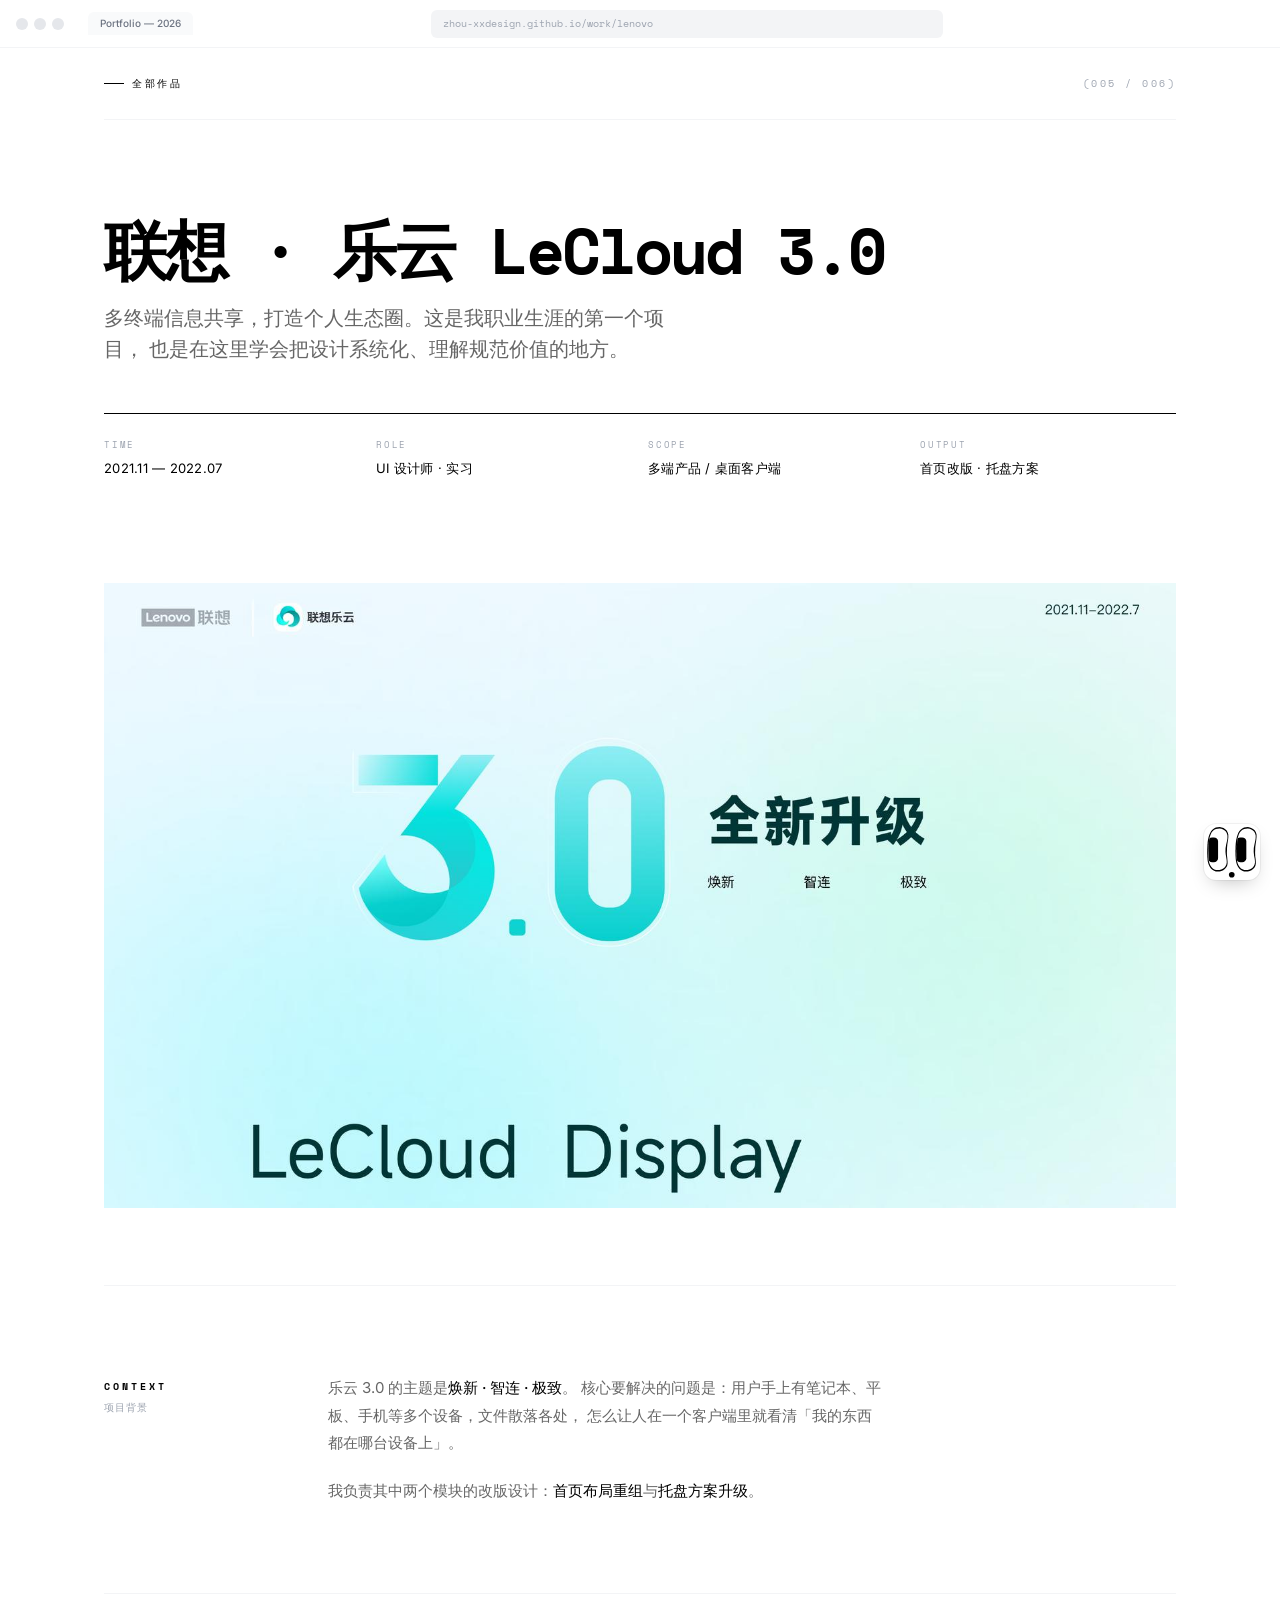
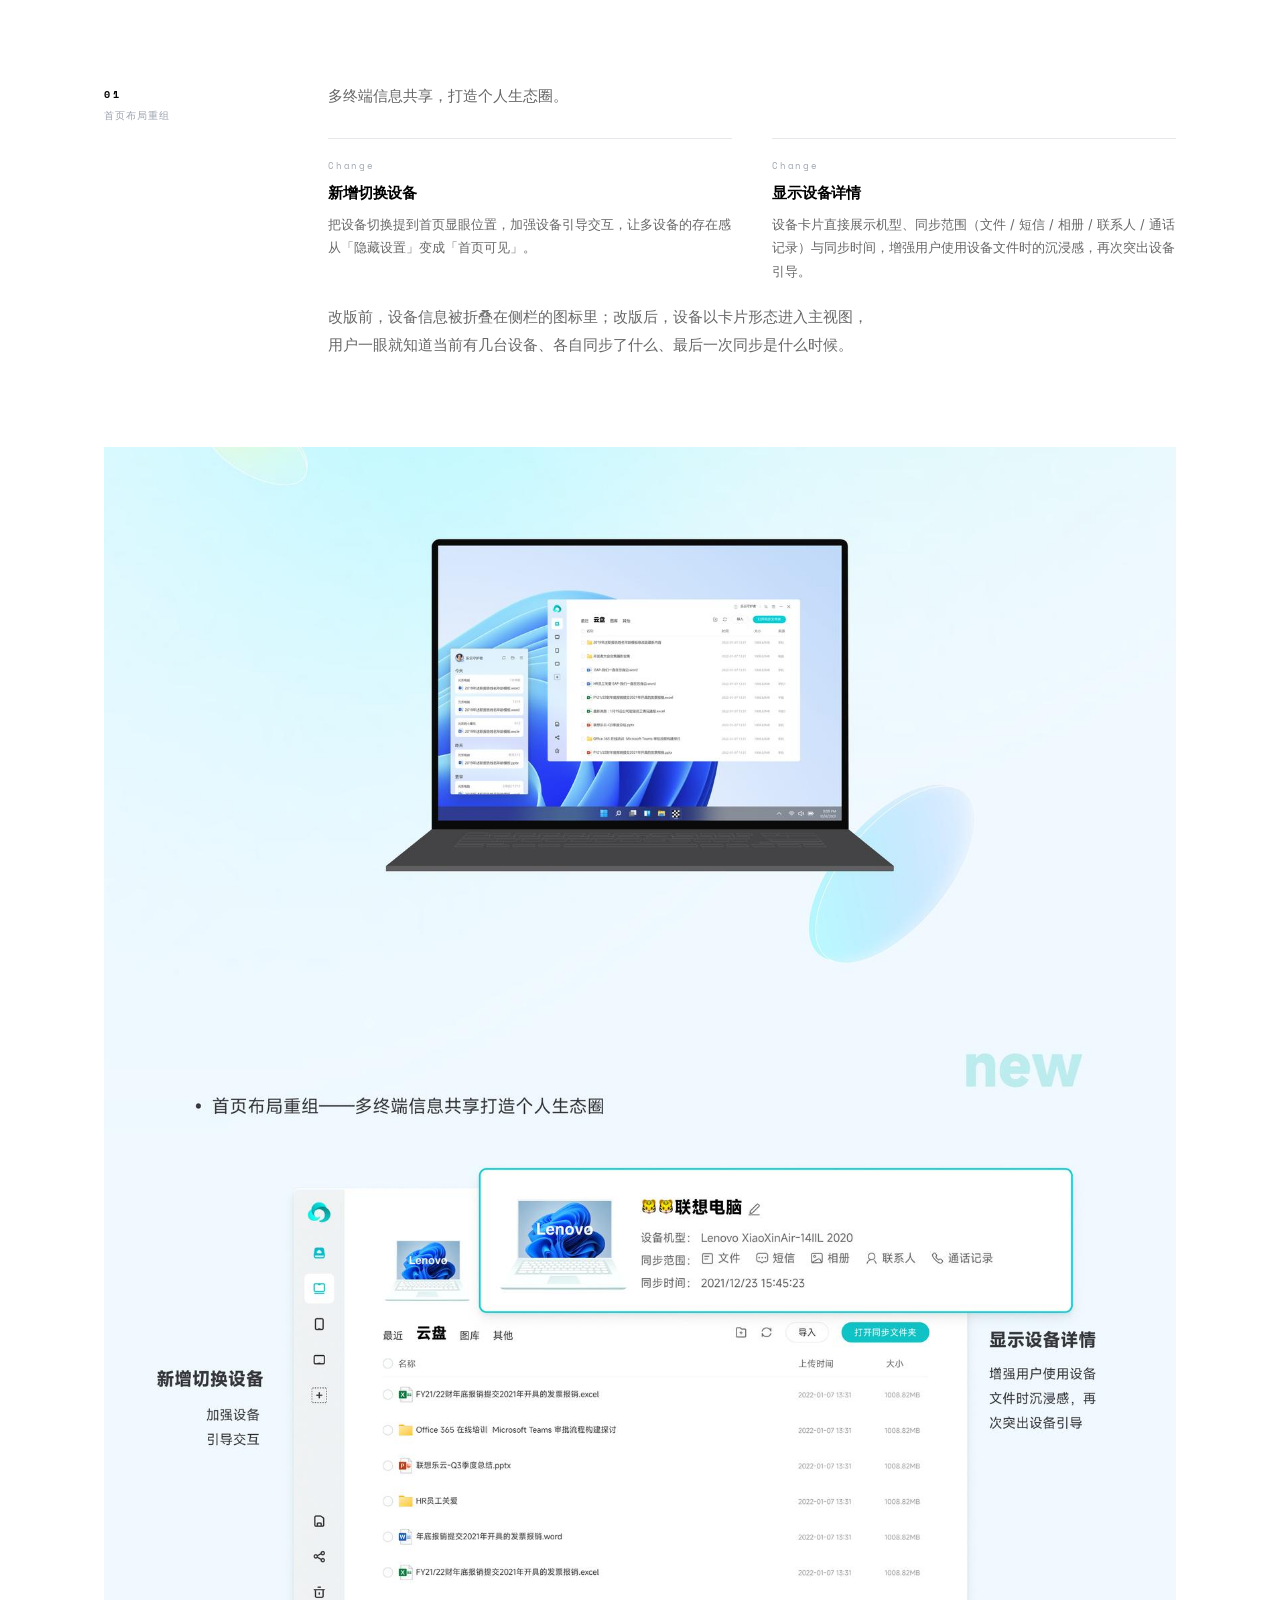
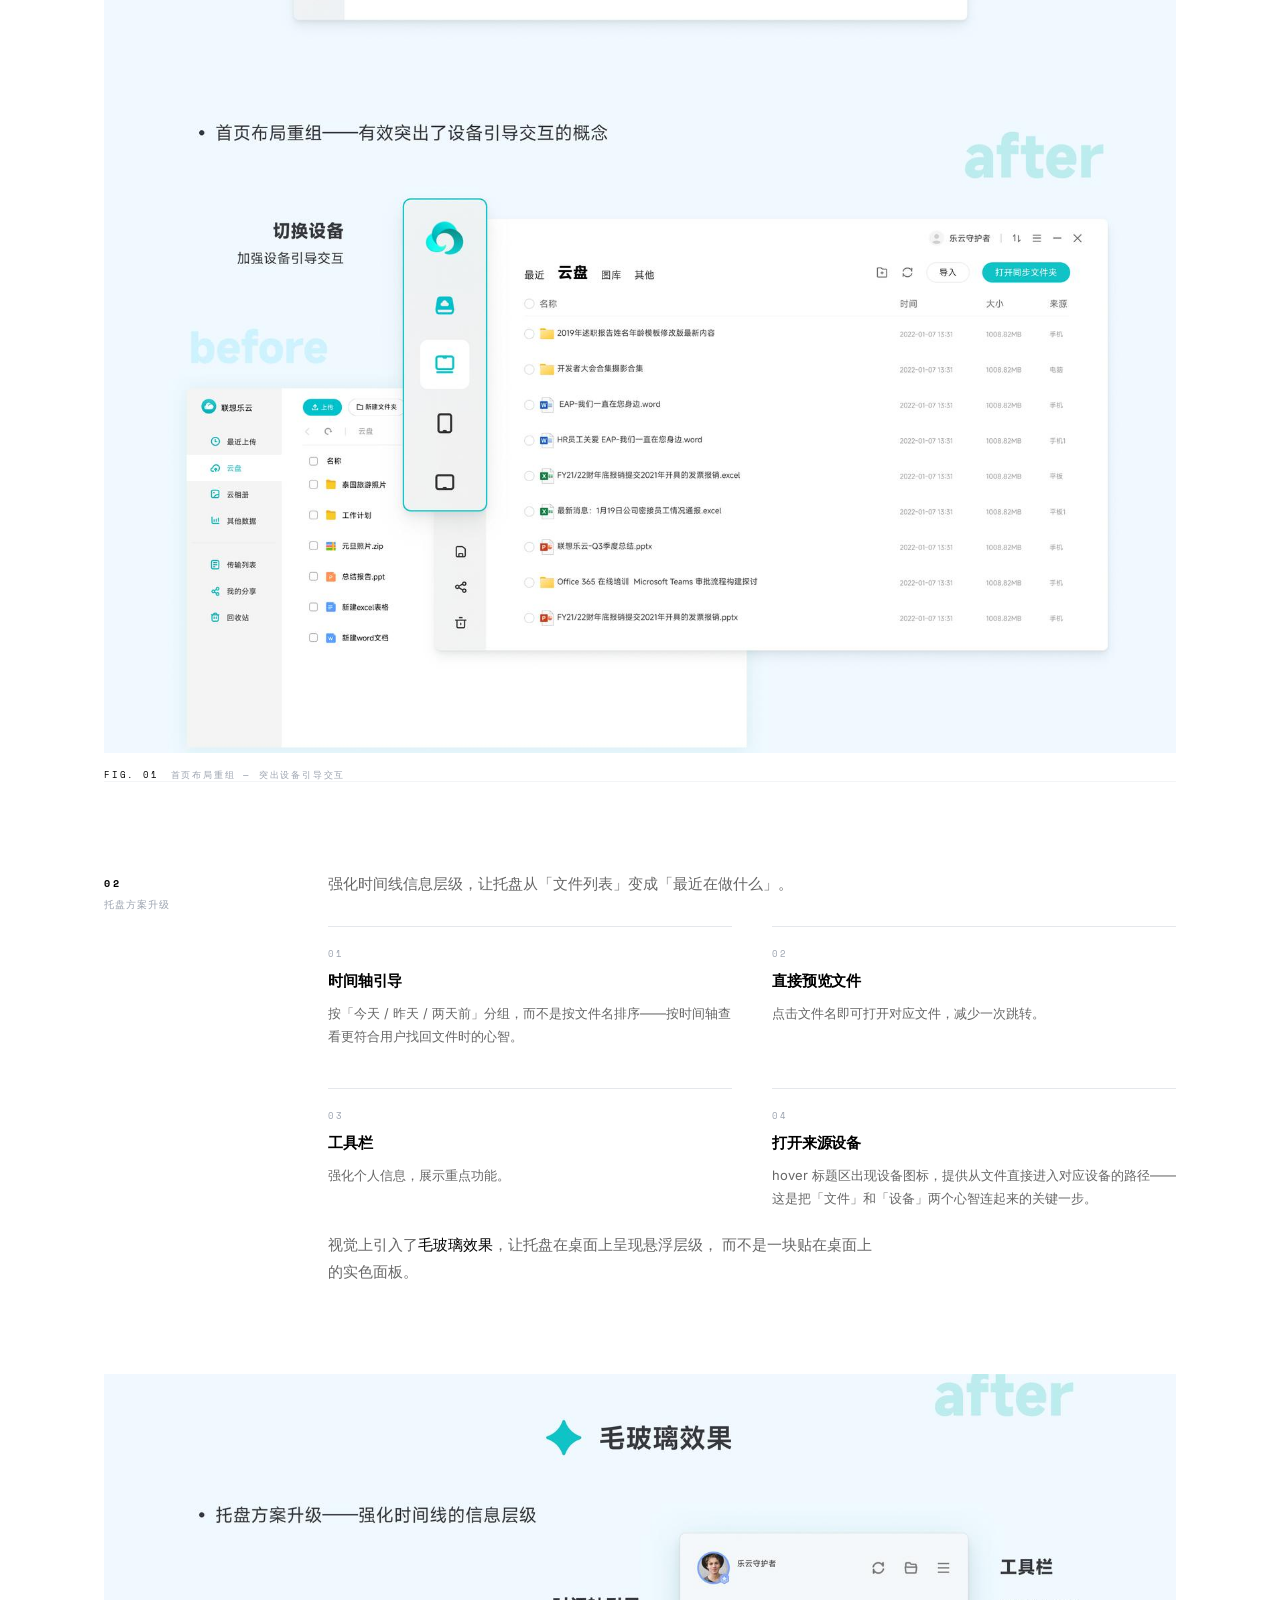
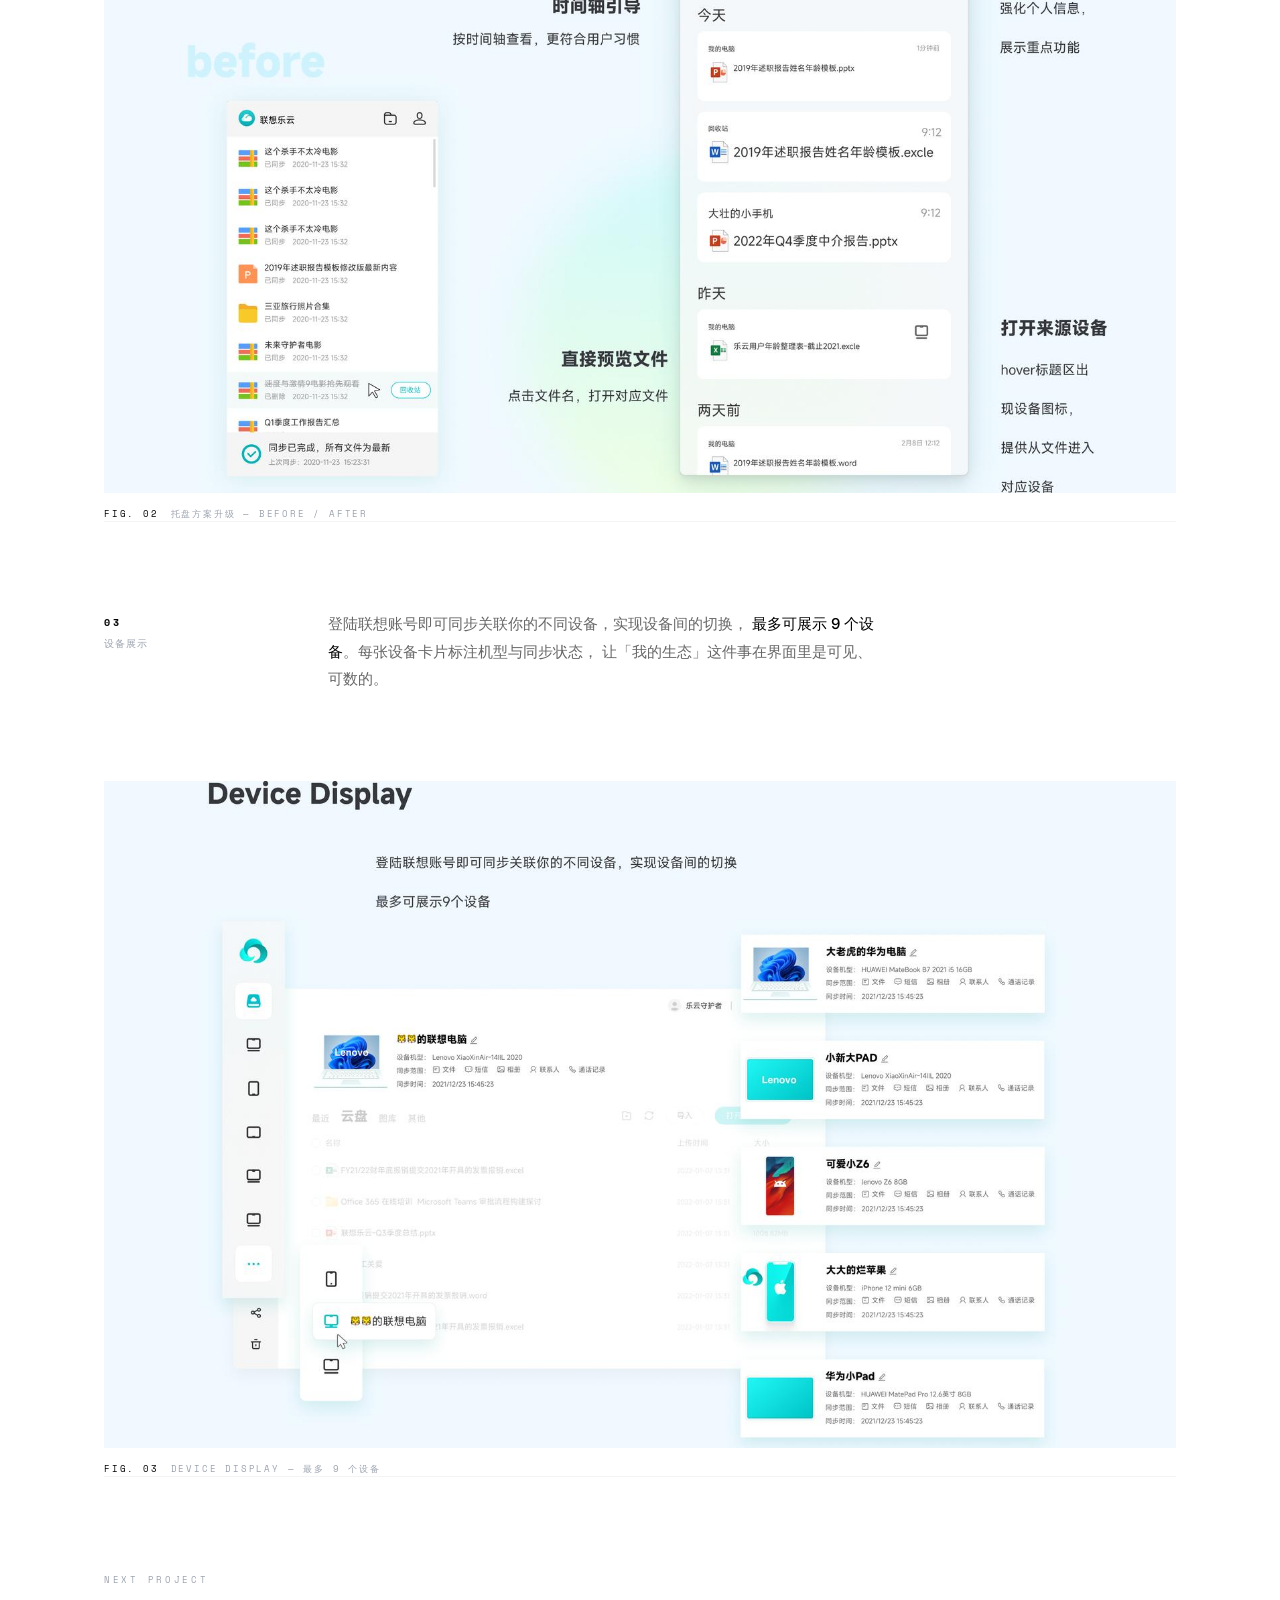
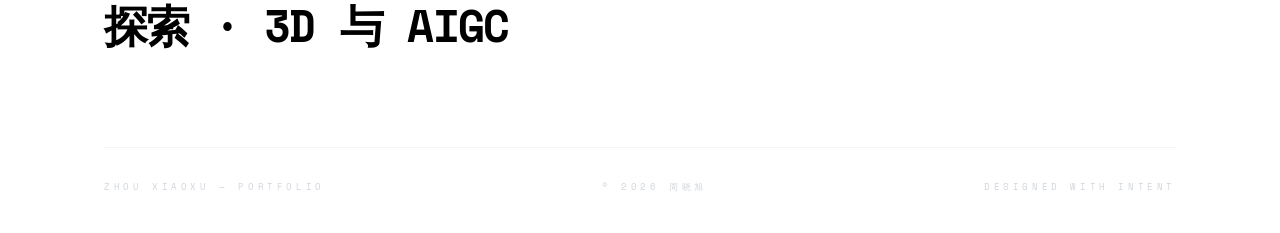
<file: work/lenovo/index.html>
<!DOCTYPE html>
<html lang="zh-CN">
<head>
<meta charset="UTF-8" />
<meta name="viewport" content="width=device-width, initial-scale=1.0" />
<title>联想 · 乐云 LeCloud 3.0 | 周晓旭</title>
<meta name="description" content="乐云 LeCloud 3.0 改版：首页布局重组与托盘方案升级，用时间轴引导和毛玻璃层级强化多设备信息共享，最多支持 9 个设备。" />

<meta property="og:type" content="article" />
<meta property="og:title" content="联想 · 乐云 LeCloud 3.0" />
<meta property="og:description" content="多终端信息共享，打造个人生态圈。我职业生涯的第一个项目。" />
<meta property="og:image" content="/assets/images/work/lenovo-01.jpg" />
<meta name="theme-color" content="#ffffff" />

<link rel="icon" href="data:image/svg+xml,%3Csvg xmlns='http://www.w3.org/2000/svg' viewBox='0 0 64 64'%3E%3Crect width='64' height='64'/%3E%3Ctext x='32' y='47' text-anchor='middle' font-family='Georgia,serif' font-size='42' fill='%23fff'%3EZ%3C/text%3E%3C/svg%3E" />

<link rel="preconnect" href="https://fonts.googleapis.com" />
<link rel="preconnect" href="https://fonts.gstatic.com" crossorigin />
<link href="https://fonts.googleapis.com/css2?family=Caveat:wght@400;700&family=Inter:wght@300;400;500;600&family=Space+Mono:ital,wght@0,400;0,700;1,400;1,700&display=swap" rel="stylesheet" />
<link rel="stylesheet" href="/styles.css?v=16" />
<link rel="stylesheet" href="/work.css?v=9" />
</head>

<body>
<a class="skip" href="#main">跳到正文</a>

<div class="progress" aria-hidden="true"><span class="progress__bar" data-progress></span></div>

<div class="chrome">
  <div class="chrome__lights" aria-hidden="true"><span></span><span></span><span></span></div>
  <div class="chrome__tab">Portfolio — 2026</div>
  <div class="chrome__url"><span>zhou-xxdesign.github.io/work/lenovo</span></div>
  <div class="chrome__spacer" aria-hidden="true"></div>
</div>

<main class="case" id="main">
  <div class="case__inner">

    <nav class="case__nav">
      <a class="case__back" href="/">全部作品</a>
      <span class="case__index">(005 / 006)</span>
    </nav>

    <header class="case__hero">
      <h1 class="case__title">联想 · 乐云 LeCloud 3.0</h1>
      <p class="case__subtitle">
        多终端信息共享，打造个人生态圈。这是我职业生涯的第一个项目，
        也是在这里学会把设计系统化、理解规范价值的地方。
      </p>

      <dl class="case__meta">
        <div><dt>Time</dt><dd>2021.11 — 2022.07</dd></div>
        <div><dt>Role</dt><dd>UI 设计师 · 实习</dd></div>
        <div><dt>Scope</dt><dd>多端产品 / 桌面客户端</dd></div>
        <div><dt>Output</dt><dd>首页改版 · 托盘方案</dd></div>
      </dl>
    </header>

    <figure class="case__cover">
      <img src="/assets/images/work/lenovo-01.jpg" alt="乐云 LeCloud 3.0 全新升级" width="1600" height="933" />
    </figure>

    <section class="case__section" style="margin-top:clamp(3rem,6vw,5rem)">
      <p class="case__section-label">Context<span>项目背景</span></p>
      <div class="case__body">
        <p>
          乐云 3.0 的主题是<strong>焕新 · 智连 · 极致</strong>。
          核心要解决的问题是：用户手上有笔记本、平板、手机等多个设备，文件散落各处，
          怎么让人在一个客户端里就看清「我的东西都在哪台设备上」。
        </p>
        <p>
          我负责其中两个模块的改版设计：<strong>首页布局重组</strong>与<strong>托盘方案升级</strong>。
        </p>
      </div>
    </section>

    <!-- ===================== 首页布局重组 ===================== -->
    <section class="case__section">
      <p class="case__section-label">01<span>首页布局重组</span></p>
      <div class="case__body">
        <p>多终端信息共享，打造个人生态圈。</p>
        <div class="case__points case__points--2">
          <article class="case__point">
            <span class="case__point-num">Change</span>
            <h4>新增切换设备</h4>
            <p>把设备切换提到首页显眼位置，加强设备引导交互，让多设备的存在感从「隐藏设置」变成「首页可见」。</p>
          </article>
          <article class="case__point">
            <span class="case__point-num">Change</span>
            <h4>显示设备详情</h4>
            <p>设备卡片直接展示机型、同步范围（文件 / 短信 / 相册 / 联系人 / 通话记录）与同步时间，增强用户使用设备文件时的沉浸感，再次突出设备引导。</p>
          </article>
        </div>
        <p>
          改版前，设备信息被折叠在侧栏的图标里；改版后，设备以卡片形态进入主视图，
          用户一眼就知道当前有几台设备、各自同步了什么、最后一次同步是什么时候。
        </p>
      </div>
    </section>

    <div class="case__figures">
      <figure class="case__figure">
        <img src="/assets/images/work/lenovo-02.jpg" alt="首页布局重组：新增切换设备、显示设备详情" loading="lazy" width="1600" height="1150" />
        <figcaption><b>Fig. 01</b> 首页布局重组 — 突出设备引导交互</figcaption>
      </figure>
    </div>

    <!-- ===================== 托盘方案升级 ===================== -->
    <section class="case__section">
      <p class="case__section-label">02<span>托盘方案升级</span></p>
      <div class="case__body">
        <p>强化时间线信息层级，让托盘从「文件列表」变成「最近在做什么」。</p>
        <div class="case__points case__points--2">
          <article class="case__point">
            <span class="case__point-num">01</span>
            <h4>时间轴引导</h4>
            <p>按「今天 / 昨天 / 两天前」分组，而不是按文件名排序——按时间轴查看更符合用户找回文件时的心智。</p>
          </article>
          <article class="case__point">
            <span class="case__point-num">02</span>
            <h4>直接预览文件</h4>
            <p>点击文件名即可打开对应文件，减少一次跳转。</p>
          </article>
          <article class="case__point">
            <span class="case__point-num">03</span>
            <h4>工具栏</h4>
            <p>强化个人信息，展示重点功能。</p>
          </article>
          <article class="case__point">
            <span class="case__point-num">04</span>
            <h4>打开来源设备</h4>
            <p>hover 标题区出现设备图标，提供从文件直接进入对应设备的路径——这是把「文件」和「设备」两个心智连起来的关键一步。</p>
          </article>
        </div>
        <p>
          视觉上引入了<strong>毛玻璃效果</strong>，让托盘在桌面上呈现悬浮层级，
          而不是一块贴在桌面上的实色面板。
        </p>
      </div>
    </section>

    <div class="case__figures">
      <figure class="case__figure">
        <img src="/assets/images/work/lenovo-03.jpg" alt="托盘方案 before / after：时间轴引导、毛玻璃效果、工具栏、打开来源设备" loading="lazy" width="1600" height="1417" />
        <figcaption><b>Fig. 02</b> 托盘方案升级 — before / after</figcaption>
      </figure>
    </div>

    <!-- ===================== 设备展示 ===================== -->
    <section class="case__section">
      <p class="case__section-label">03<span>设备展示</span></p>
      <div class="case__body">
        <p>
          登陆联想账号即可同步关联你的不同设备，实现设备间的切换，
          <strong>最多可展示 9 个设备</strong>。每张设备卡片标注机型与同步状态，
          让「我的生态」这件事在界面里是可见、可数的。
        </p>
      </div>
    </section>

    <div class="case__figures">
      <figure class="case__figure">
        <img src="/assets/images/work/lenovo-04.jpg" alt="Device Display：多设备卡片展示" loading="lazy" width="1600" height="1417" />
        <figcaption><b>Fig. 03</b> Device Display — 最多 9 个设备</figcaption>
      </figure>
    </div>

    <a class="case__next" href="/work/explore/">
      <span class="case__next-label">Next project</span>
      <span class="case__next-title">探索 · 3D 与 AIGC</span>
    </a>

  </div>

  <div class="case__inner">
    <div class="case__colophon">
      <span>Zhou Xiaoxu — Portfolio</span>
      <span>© <span id="year">2026</span> 周晓旭</span>
      <span>Designed with Intent</span>
    </div>
  </div>
</main>

<script src="/main.js?v=15" defer></script>

<button class="to-top" type="button" data-to-top aria-label="回到顶部">
  <svg width="11" height="11" viewBox="0 0 12 12" fill="none" aria-hidden="true">
    <path d="M6 10V2M2.6 5.4L6 2l3.4 3.4" stroke="currentColor" stroke-width="1.4" stroke-linecap="round" stroke-linejoin="round" />
  </svg>
  <span>top</span>
</button>

<a class="avatar-badge" href="/" aria-label="回到首页" data-face="badge" data-home>
  <svg viewBox="26 18 1150 1150" focusable="false" aria-hidden="true">
    <defs>
      <path id="badge-pose-l0" d="M498 545L498 562L497 579L496 595L496 614L497 633L497 654L500 679L503 708L506 743L510 786L510 834L500 878L480 913L453 944L421 966L385 982L347 991L308 995L269 991L232 980L198 959L168 930L144 897L126 860L113 824L104 789L99 755L97 723L94 695L94 669L93 646L92 624L92 603L92 583L93 564L92 545L93 526L94 507L94 488L96 468L96 446L99 424L100 400L103 373L108 344L114 314L122 280L134 244L150 206L171 167L198 134L231 108L269 91L308 83L349 81L389 88L427 101L462 124L492 152L513 190L525 236L526 286L522 332L515 372L511 403L506 431L504 454L502 475L500 494L499 512L498 529Z" />
      <path id="badge-pose-r0" d="M524 545L524 564L525 583L525 603L524 624L524 646L523 669L521 694L521 724L518 755L511 787L504 825L491 862L472 897L449 930L419 959L385 979L347 991L308 995L269 991L231 982L195 966L163 944L137 913L117 876L106 834L106 786L109 745L114 708L117 679L120 654L120 633L120 614L121 595L121 578L119 562L120 545L119 529L117 512L117 494L115 475L113 454L109 430L107 404L102 372L95 332L91 286L92 236L103 190L125 152L155 124L190 103L228 88L268 81L308 83L348 91L385 108L418 136L446 167L467 204L482 244L494 280L502 314L509 344L514 373L516 400L518 424L520 446L521 468L523 488L523 507L524 526Z" />
      <path id="badge-pose-l1" d="M1078 545L1077 562L1077 579L1075 595L1076 614L1076 633L1078 655L1078 678L1082 708L1087 745L1090 786L1090 834L1080 878L1060 915L1033 944L1001 966L965 982L927 991L888 995L849 991L811 978L777 959L748 930L724 897L705 862L693 824L685 787L679 754L676 723L675 694L673 669L672 646L672 624L672 603L671 583L671 564L672 545L673 526L673 507L673 488L674 467L676 446L677 423L680 399L683 373L687 344L694 314L702 280L714 244L729 204L750 167L778 134L811 108L848 91L888 83L928 81L968 88L1006 103L1041 124L1071 152L1093 190L1105 236L1105 286L1101 332L1096 370L1091 403L1087 430L1084 454L1081 475L1079 494L1079 511L1077 529Z" />
      <path id="badge-pose-r1" d="M1104 545L1103 564L1103 583L1104 603L1104 624L1104 646L1103 669L1102 695L1099 723L1097 754L1092 789L1083 824L1070 860L1052 897L1028 930L999 959L964 978L927 991L888 995L849 991L811 982L775 966L743 944L716 913L696 878L686 834L686 786L690 743L693 708L696 679L699 654L699 633L700 614L699 596L699 579L699 562L698 545L697 528L697 511L695 493L694 475L692 454L689 430L685 403L680 370L676 333L671 286L671 236L683 190L705 154L735 124L769 101L807 88L847 81L888 83L928 91L965 108L998 134L1025 167L1047 204L1062 244L1074 280L1082 314L1089 344L1093 373L1096 399L1099 423L1100 446L1102 467L1102 488L1103 507L1103 526Z" />
      <clipPath id="badge-eye-0"><path data-clip="0" d="M468 545L468 559L467 574L467 587L468 604L470 620L471 639L475 662L480 689L485 722L491 763L493 809L485 852L467 886L443 916L413 937L380 952L344 961L308 965L272 961L237 950L206 930L178 902L157 870L141 834L130 799L123 766L120 734L120 704L119 678L120 654L120 633L120 614L121 595L122 578L123 561L122 545L123 529L124 512L123 496L124 478L123 459L125 439L125 417L126 392L129 365L133 337L139 305L149 270L163 233L181 195L206 163L236 138L272 121L308 113L346 111L384 118L419 130L452 152L479 179L498 216L508 261L507 309L501 353L492 391L486 420L480 446L477 467L474 485L471 502L469 517L468 532Z" /></clipPath>
      <clipPath id="badge-eye-1"><path data-clip="1" d="M1048 545L1047 559L1047 574L1046 587L1048 604L1049 620L1052 640L1053 661L1059 689L1066 724L1071 763L1073 809L1065 852L1047 888L1023 916L993 937L960 952L924 961L888 965L852 961L816 948L785 930L758 902L737 870L720 836L710 799L704 764L700 733L699 704L700 677L699 654L699 633L700 614L701 595L701 578L701 561L702 545L703 529L703 512L702 496L702 477L703 459L703 438L705 416L706 392L708 365L713 337L719 305L729 270L742 231L760 195L786 163L816 138L851 121L888 113L925 111L963 118L998 132L1031 152L1058 179L1078 216L1088 261L1086 309L1080 353L1073 389L1066 420L1061 445L1057 467L1053 485L1050 502L1049 516L1047 532Z" /></clipPath>
    </defs>
      <g class="face__eye" data-eye="0" data-cx="308" data-cy="545">
        <g clip-path="url(#badge-eye-0)">
          <rect class="face__pupil" data-pupil="0" x="107" y="293" width="208" height="512" rx="86" />
        </g>
        <path class="face__ring" data-ring="0" d="M498 545L498 562L497 579L496 595L496 614L497 633L497 654L500 679L503 708L506 743L510 786L510 834L500 878L480 913L453 944L421 966L385 982L347 991L308 995L269 991L232 980L198 959L168 930L144 897L126 860L113 824L104 789L99 755L97 723L94 695L94 669L93 646L92 624L92 603L92 583L93 564L92 545L93 526L94 507L94 488L96 468L96 446L99 424L100 400L103 373L108 344L114 314L122 280L134 244L150 206L171 167L198 134L231 108L269 91L308 83L349 81L389 88L427 101L462 124L492 152L513 190L525 236L526 286L522 332L515 372L511 403L506 431L504 454L502 475L500 494L499 512L498 529ZM468 532L469 517L471 502L474 485L477 467L480 446L486 420L492 391L501 353L507 309L508 261L498 216L479 179L452 152L419 130L384 118L346 111L308 113L272 121L236 138L206 163L181 195L163 233L149 270L139 305L133 337L129 365L126 392L125 417L125 439L123 459L124 478L123 496L124 512L123 529L122 545L123 561L122 578L121 595L120 614L120 633L120 654L119 678L120 704L120 734L123 766L130 799L141 834L157 870L178 902L206 930L237 950L272 961L308 965L344 961L380 952L413 937L443 916L467 886L485 852L493 809L491 763L485 722L480 689L475 662L471 639L470 620L468 604L467 587L467 574L468 559L468 545Z" />
      </g>
      <g class="face__eye" data-eye="1" data-cx="888" data-cy="545">
        <g clip-path="url(#badge-eye-1)">
          <rect class="face__pupil" data-pupil="1" x="687" y="293" width="208" height="512" rx="86" />
        </g>
        <path class="face__ring" data-ring="1" d="M1078 545L1077 562L1077 579L1075 595L1076 614L1076 633L1078 655L1078 678L1082 708L1087 745L1090 786L1090 834L1080 878L1060 915L1033 944L1001 966L965 982L927 991L888 995L849 991L811 978L777 959L748 930L724 897L705 862L693 824L685 787L679 754L676 723L675 694L673 669L672 646L672 624L672 603L671 583L671 564L672 545L673 526L673 507L673 488L674 467L676 446L677 423L680 399L683 373L687 344L694 314L702 280L714 244L729 204L750 167L778 134L811 108L848 91L888 83L928 81L968 88L1006 103L1041 124L1071 152L1093 190L1105 236L1105 286L1101 332L1096 370L1091 403L1087 430L1084 454L1081 475L1079 494L1079 511L1077 529ZM1047 532L1049 516L1050 502L1053 485L1057 467L1061 445L1066 420L1073 389L1080 353L1086 309L1088 261L1078 216L1058 179L1031 152L998 132L963 118L925 111L888 113L851 121L816 138L786 163L760 195L742 231L729 270L719 305L713 337L708 365L706 392L705 416L703 438L703 459L702 477L702 496L703 512L703 529L702 545L701 561L701 578L701 595L700 614L699 633L699 654L700 677L699 704L700 733L704 764L710 799L720 836L737 870L758 902L785 930L816 948L852 961L888 965L924 961L960 952L993 937L1023 916L1047 888L1065 852L1073 809L1071 763L1066 724L1059 689L1053 661L1052 640L1049 620L1048 604L1046 587L1047 574L1047 559L1048 545Z" />
      </g>
      <circle class="face__dot" cx="596" cy="1060" r="58" />
  </svg>
</a>
</body>
</html>
</file>
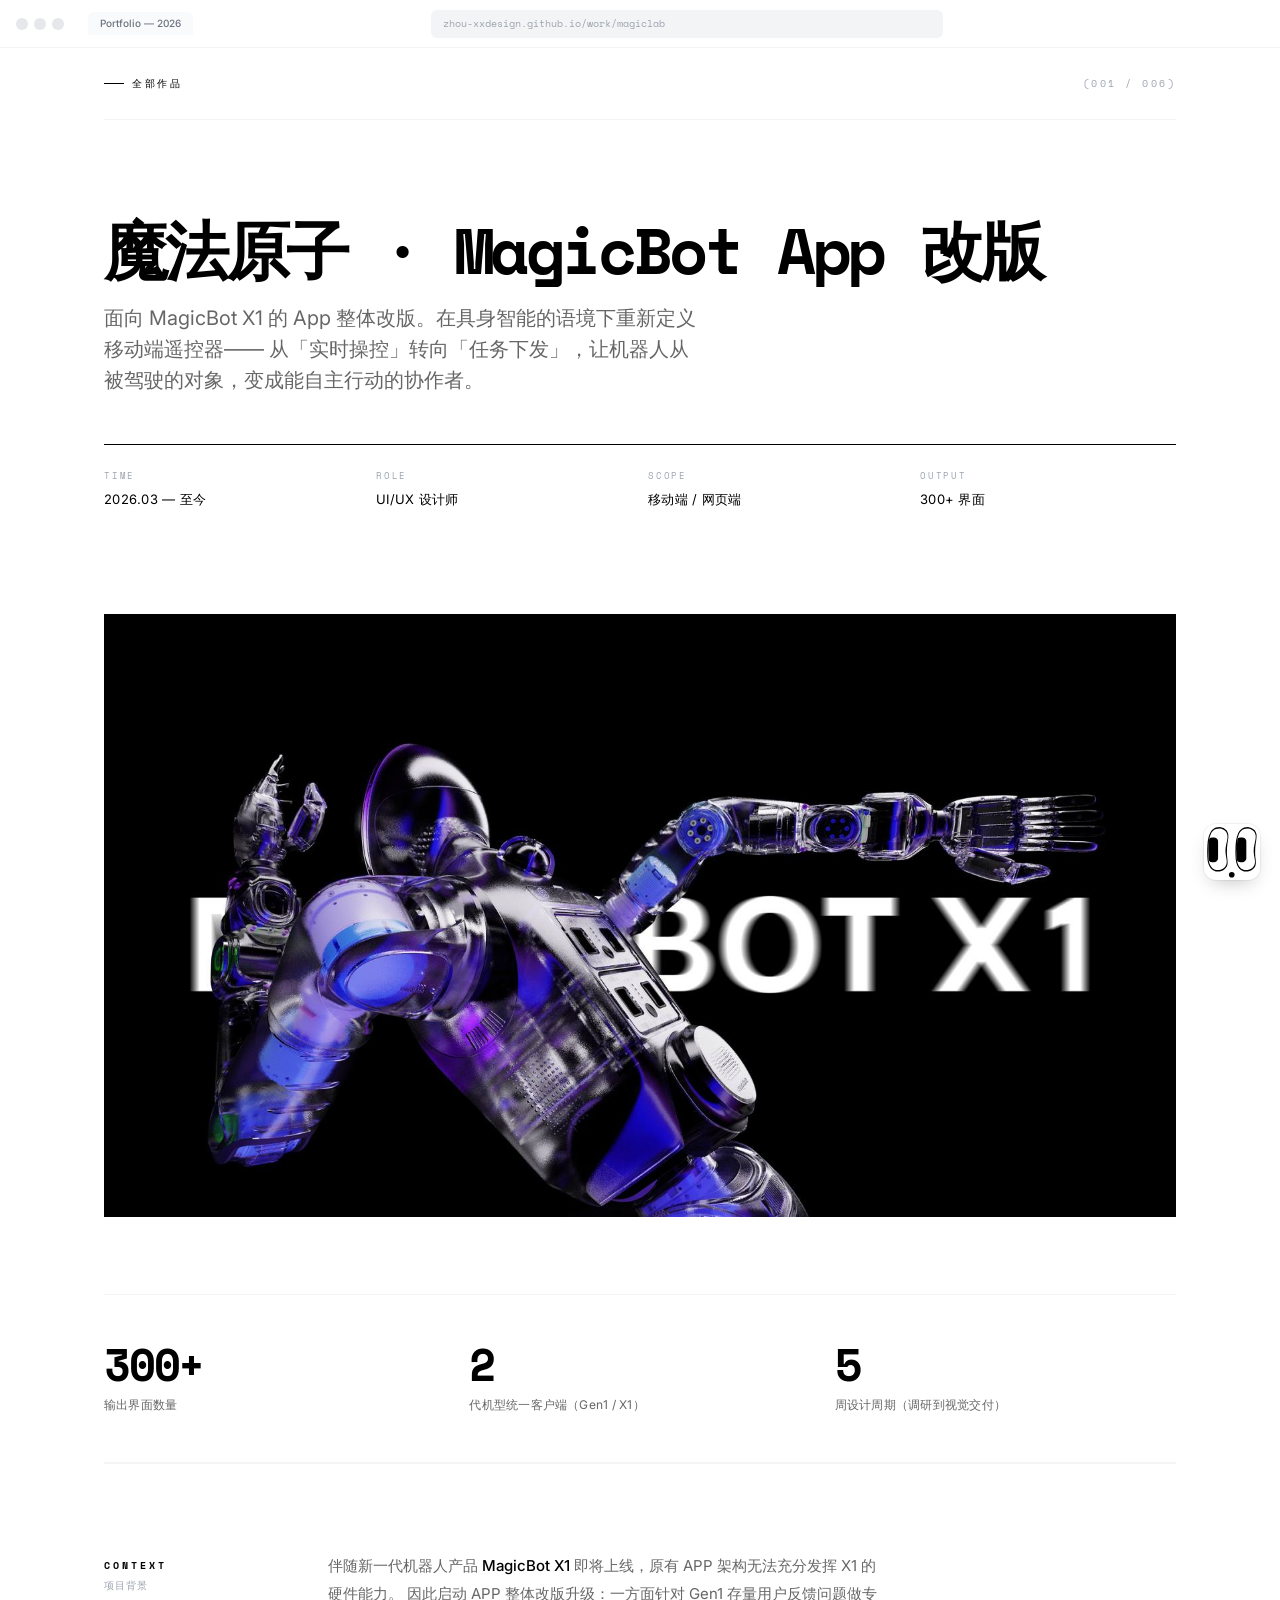
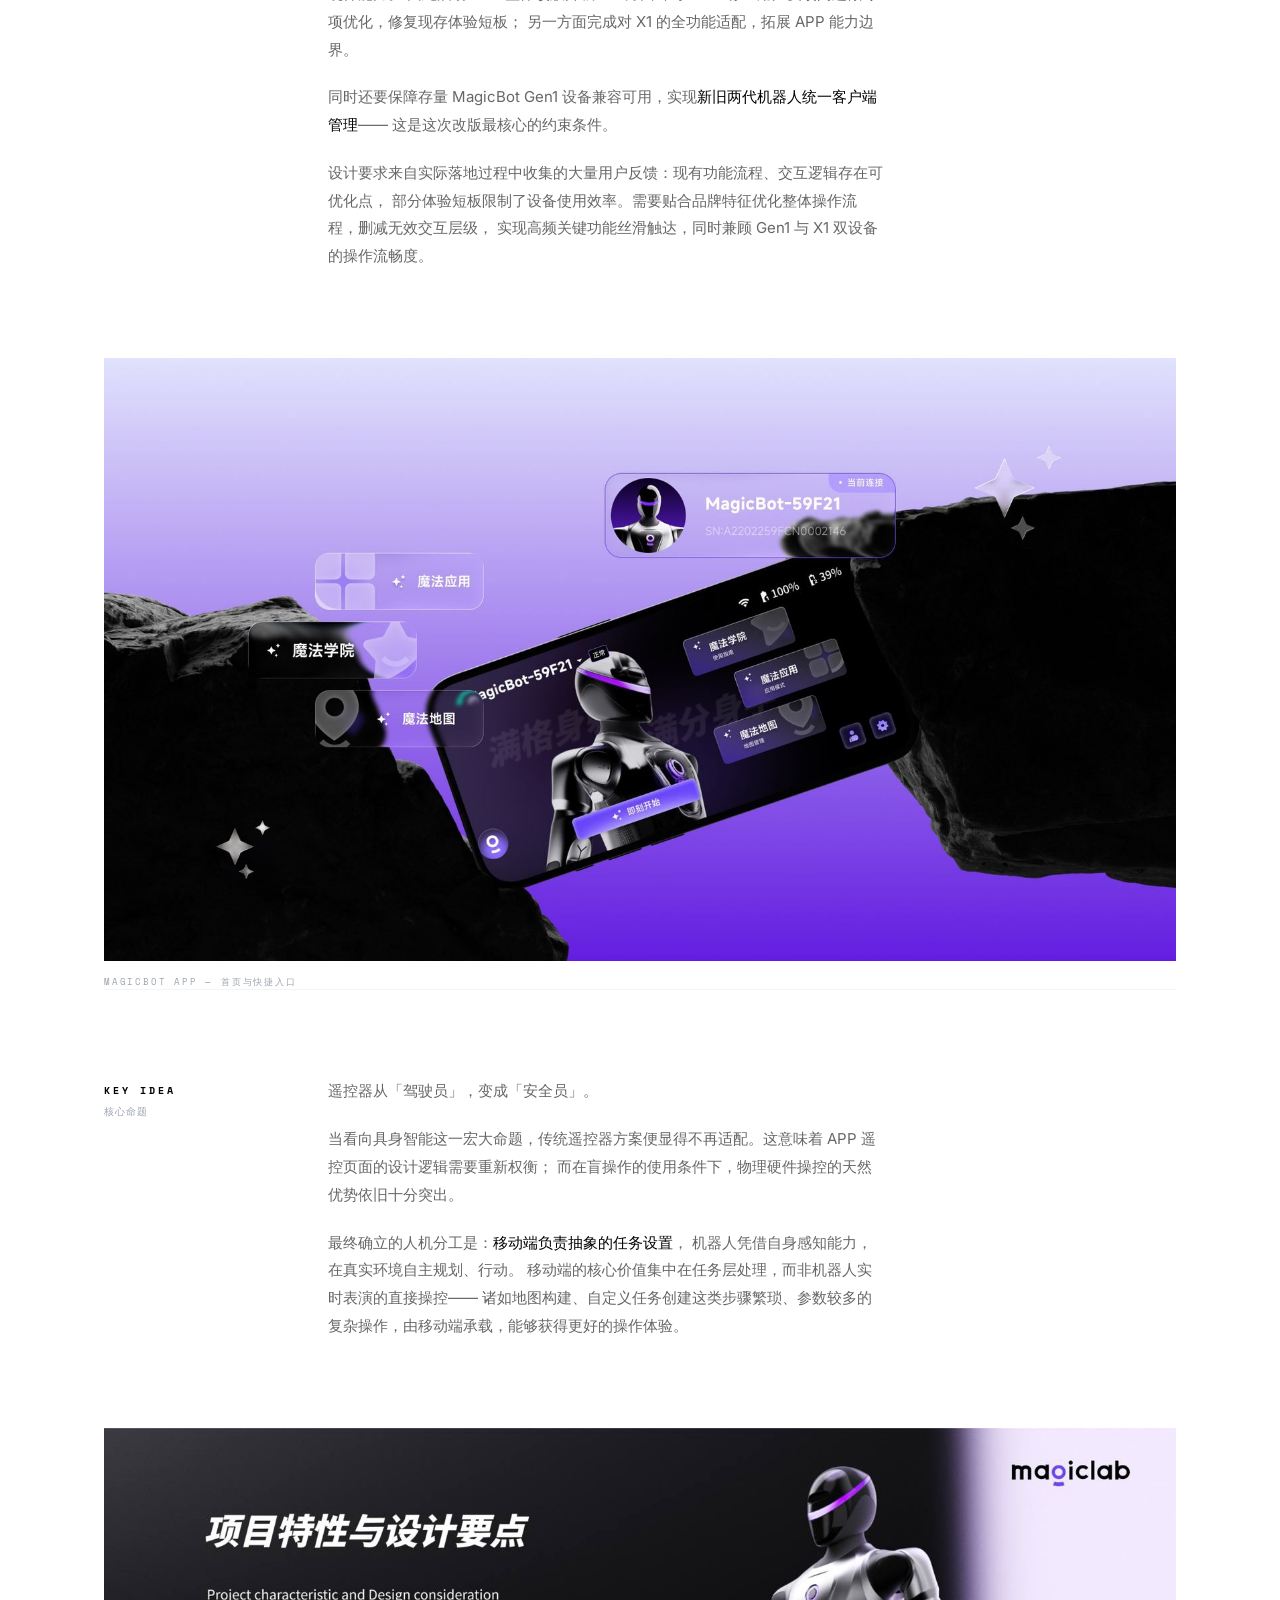
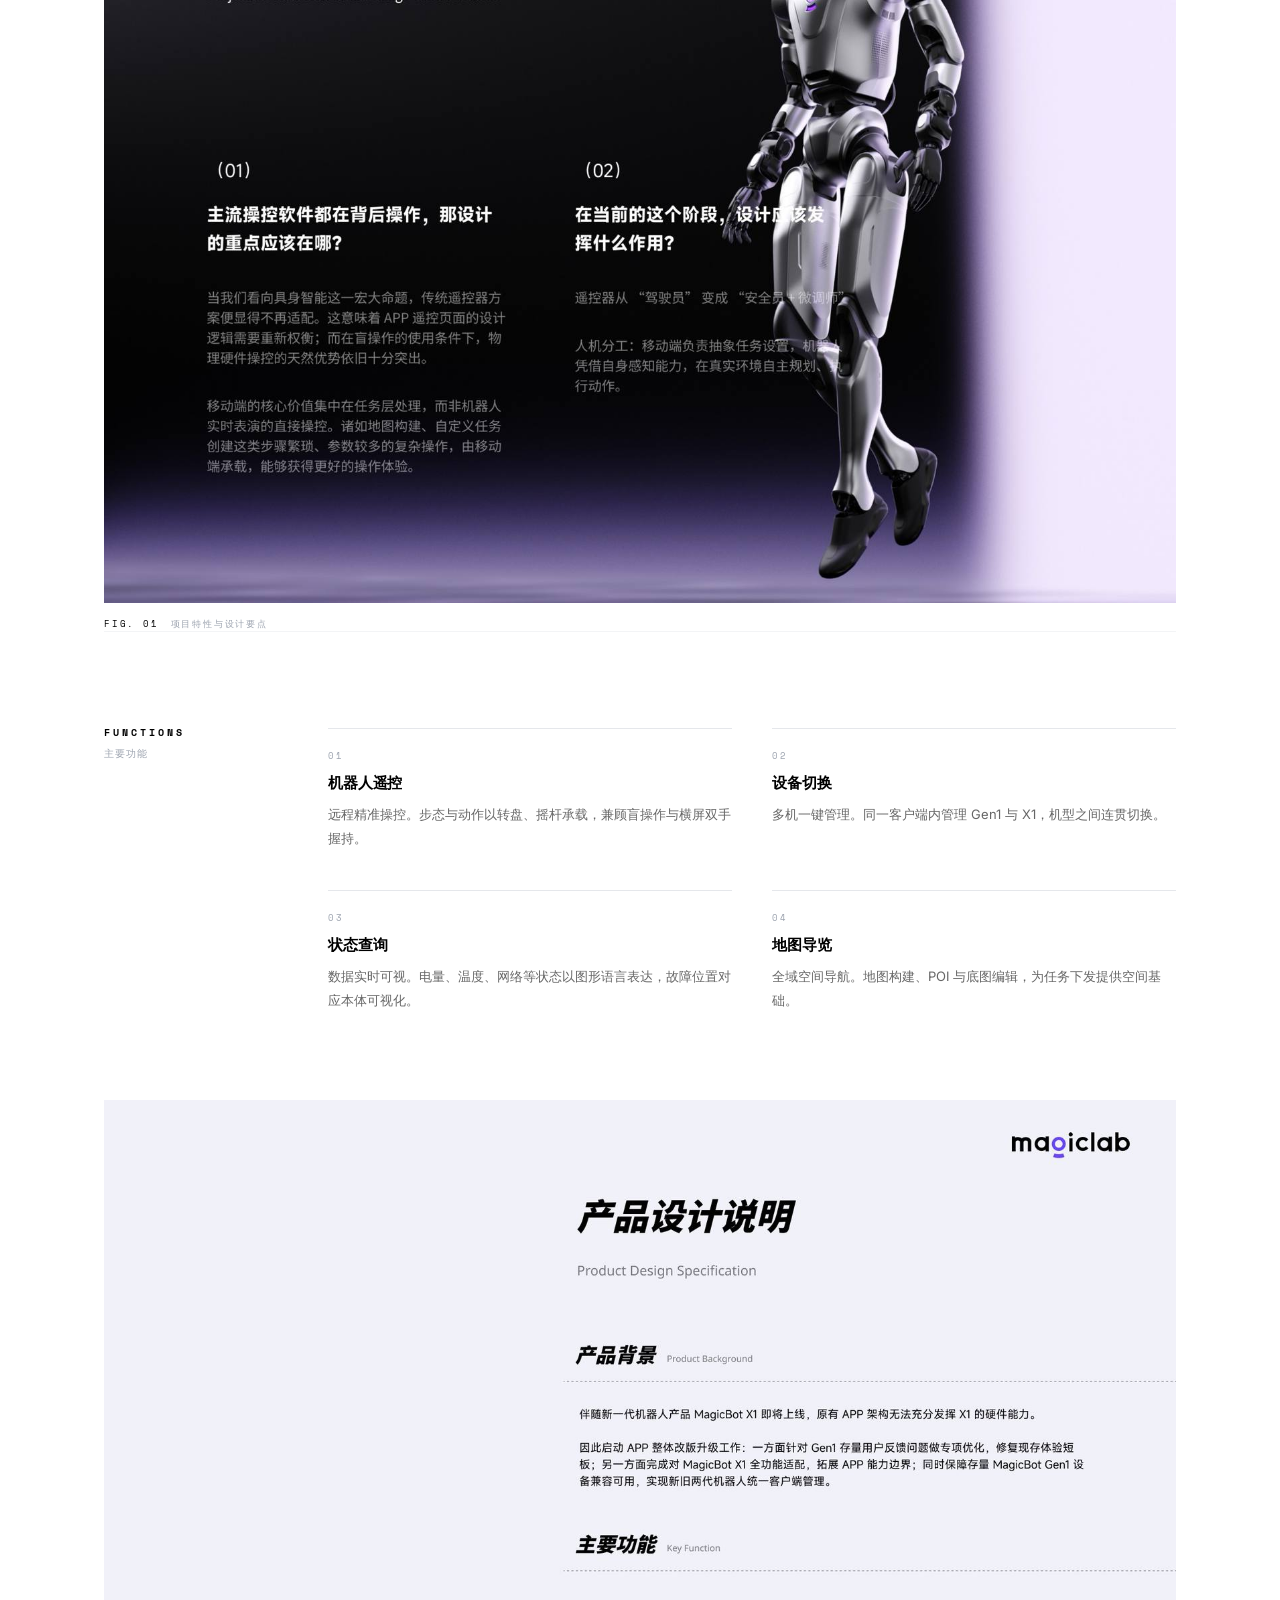
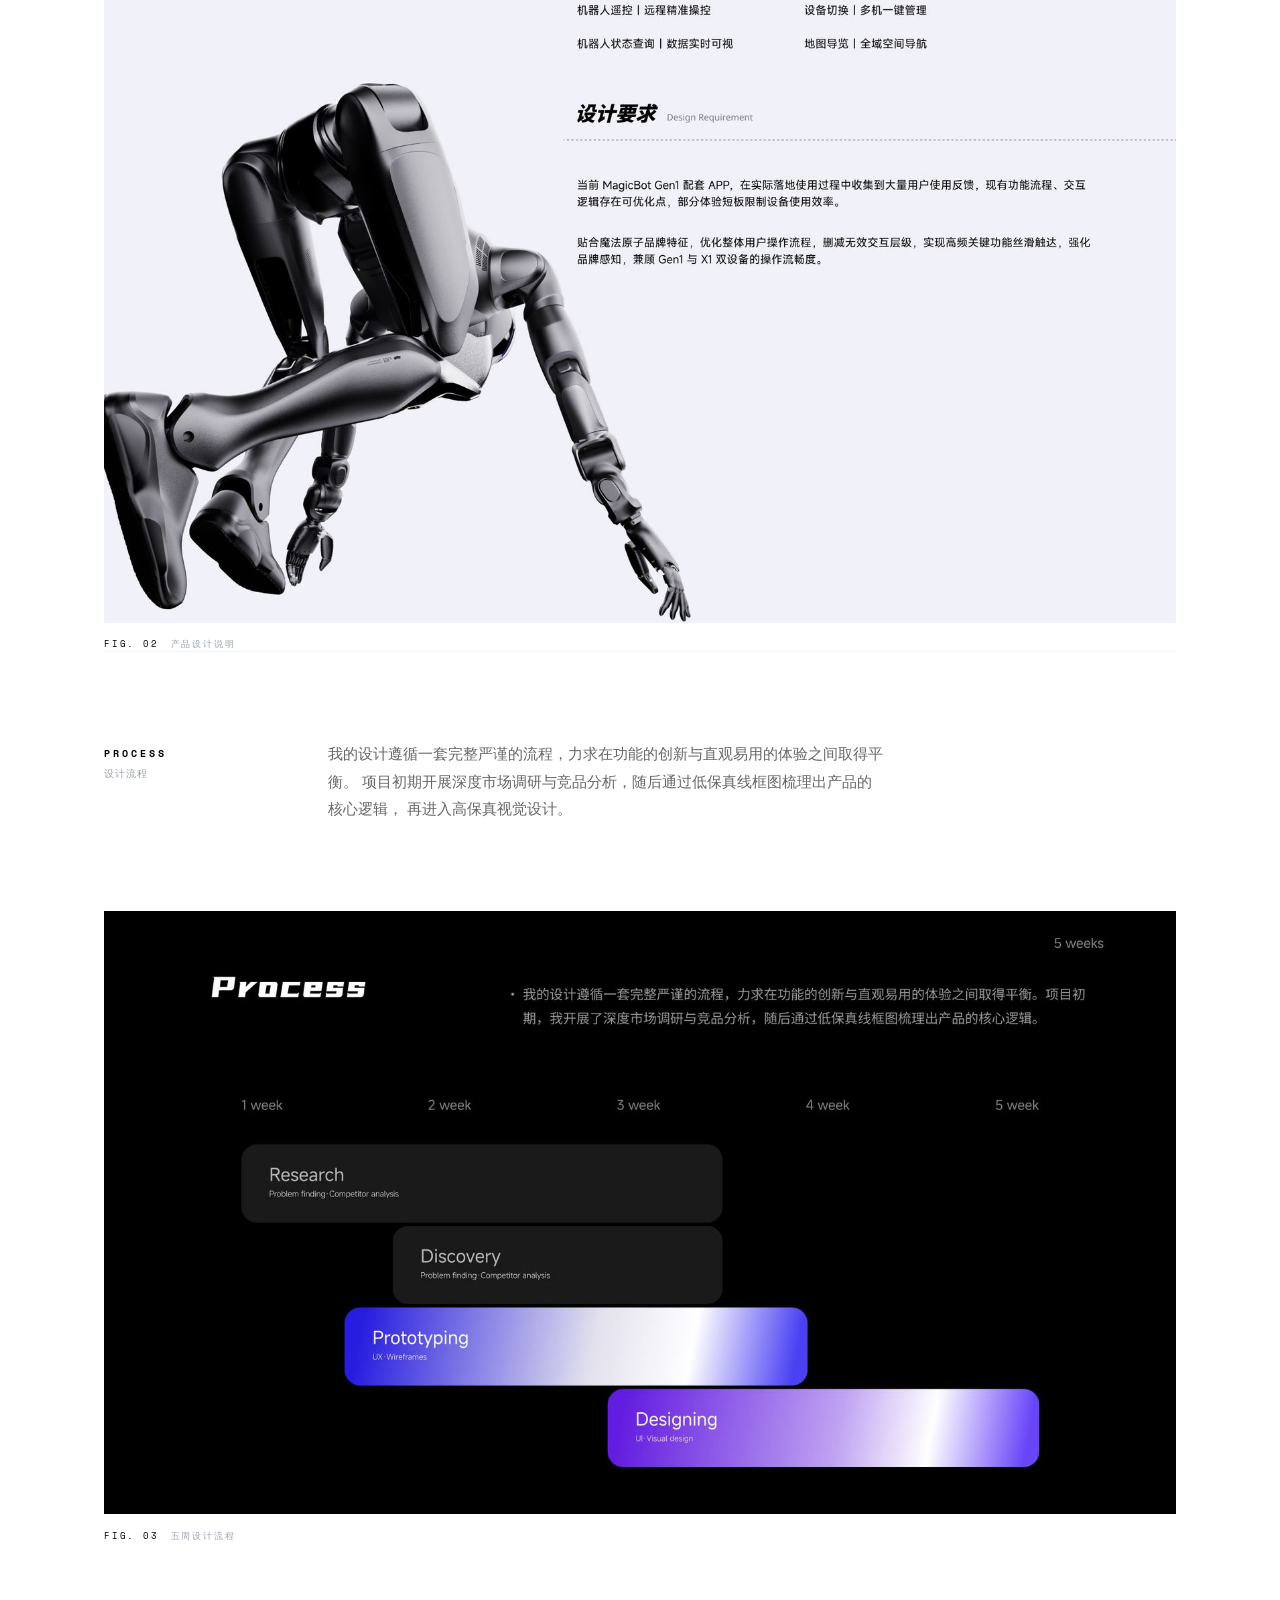
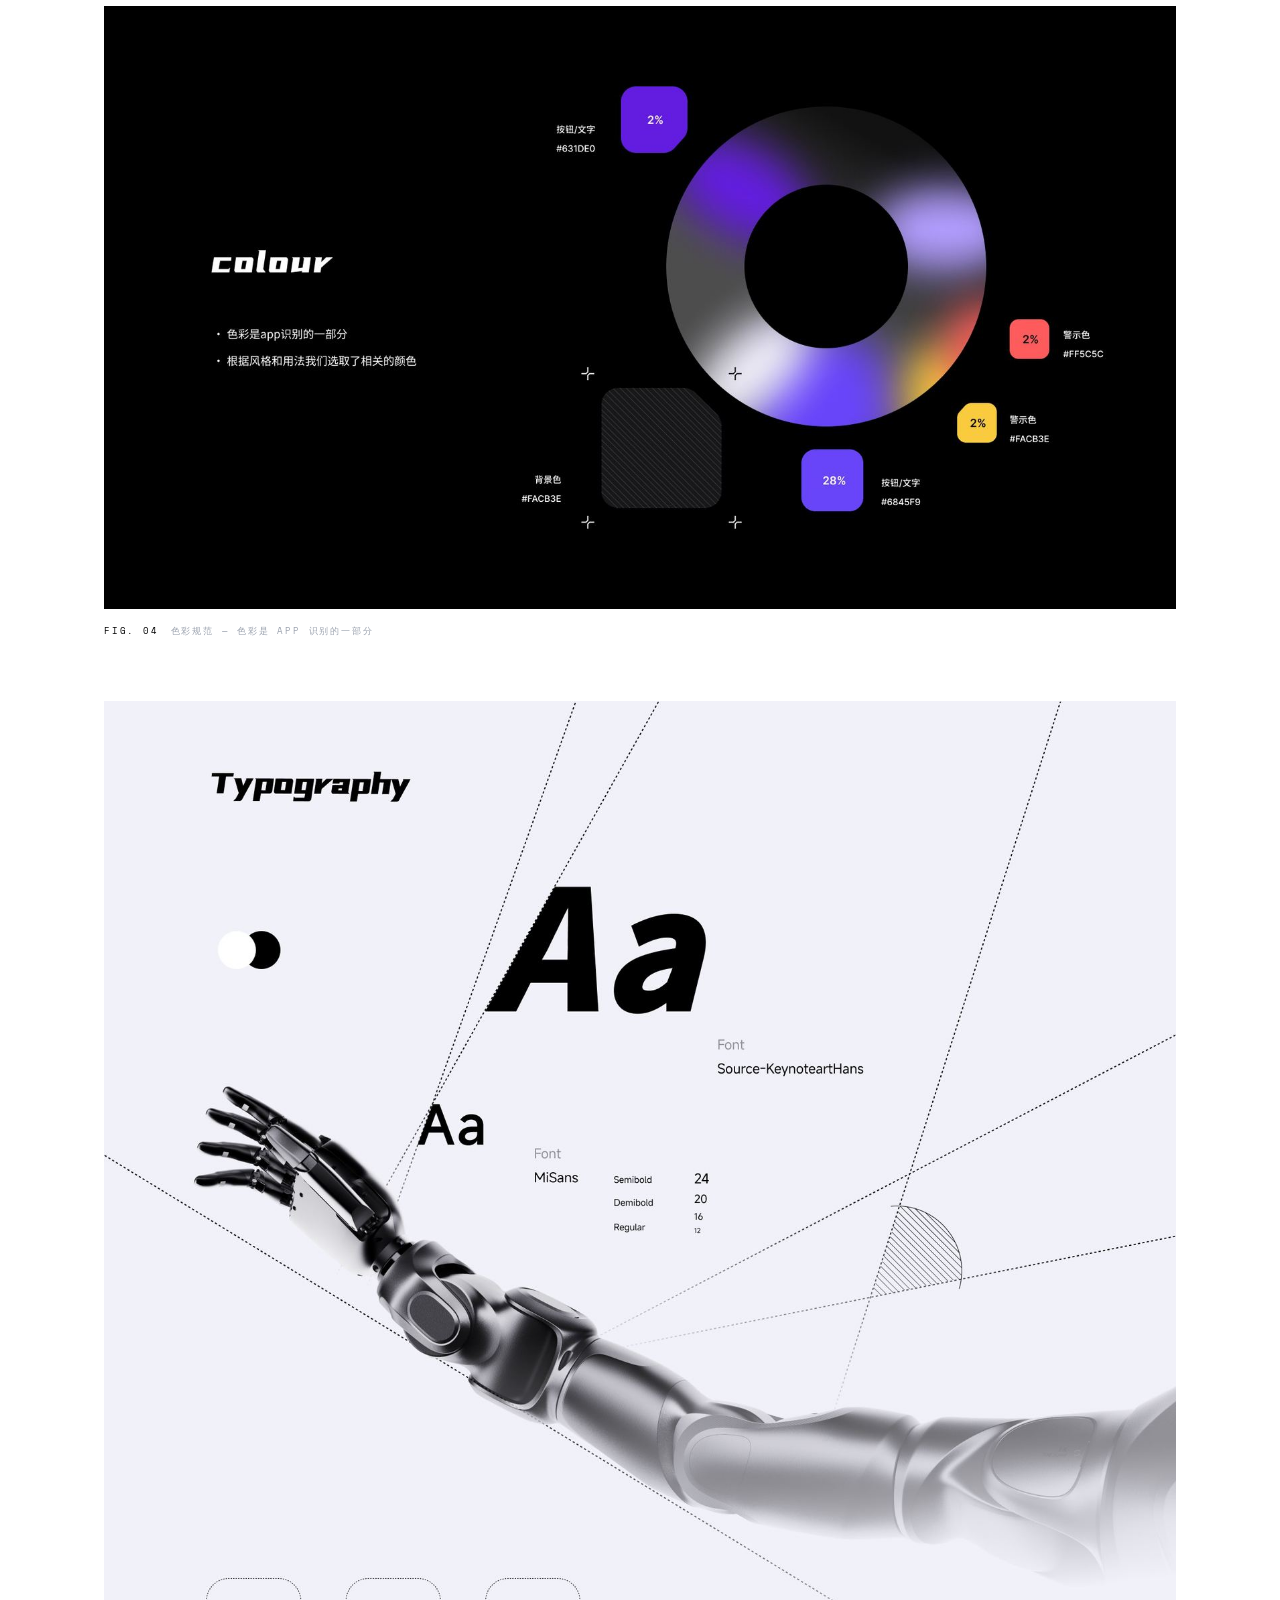
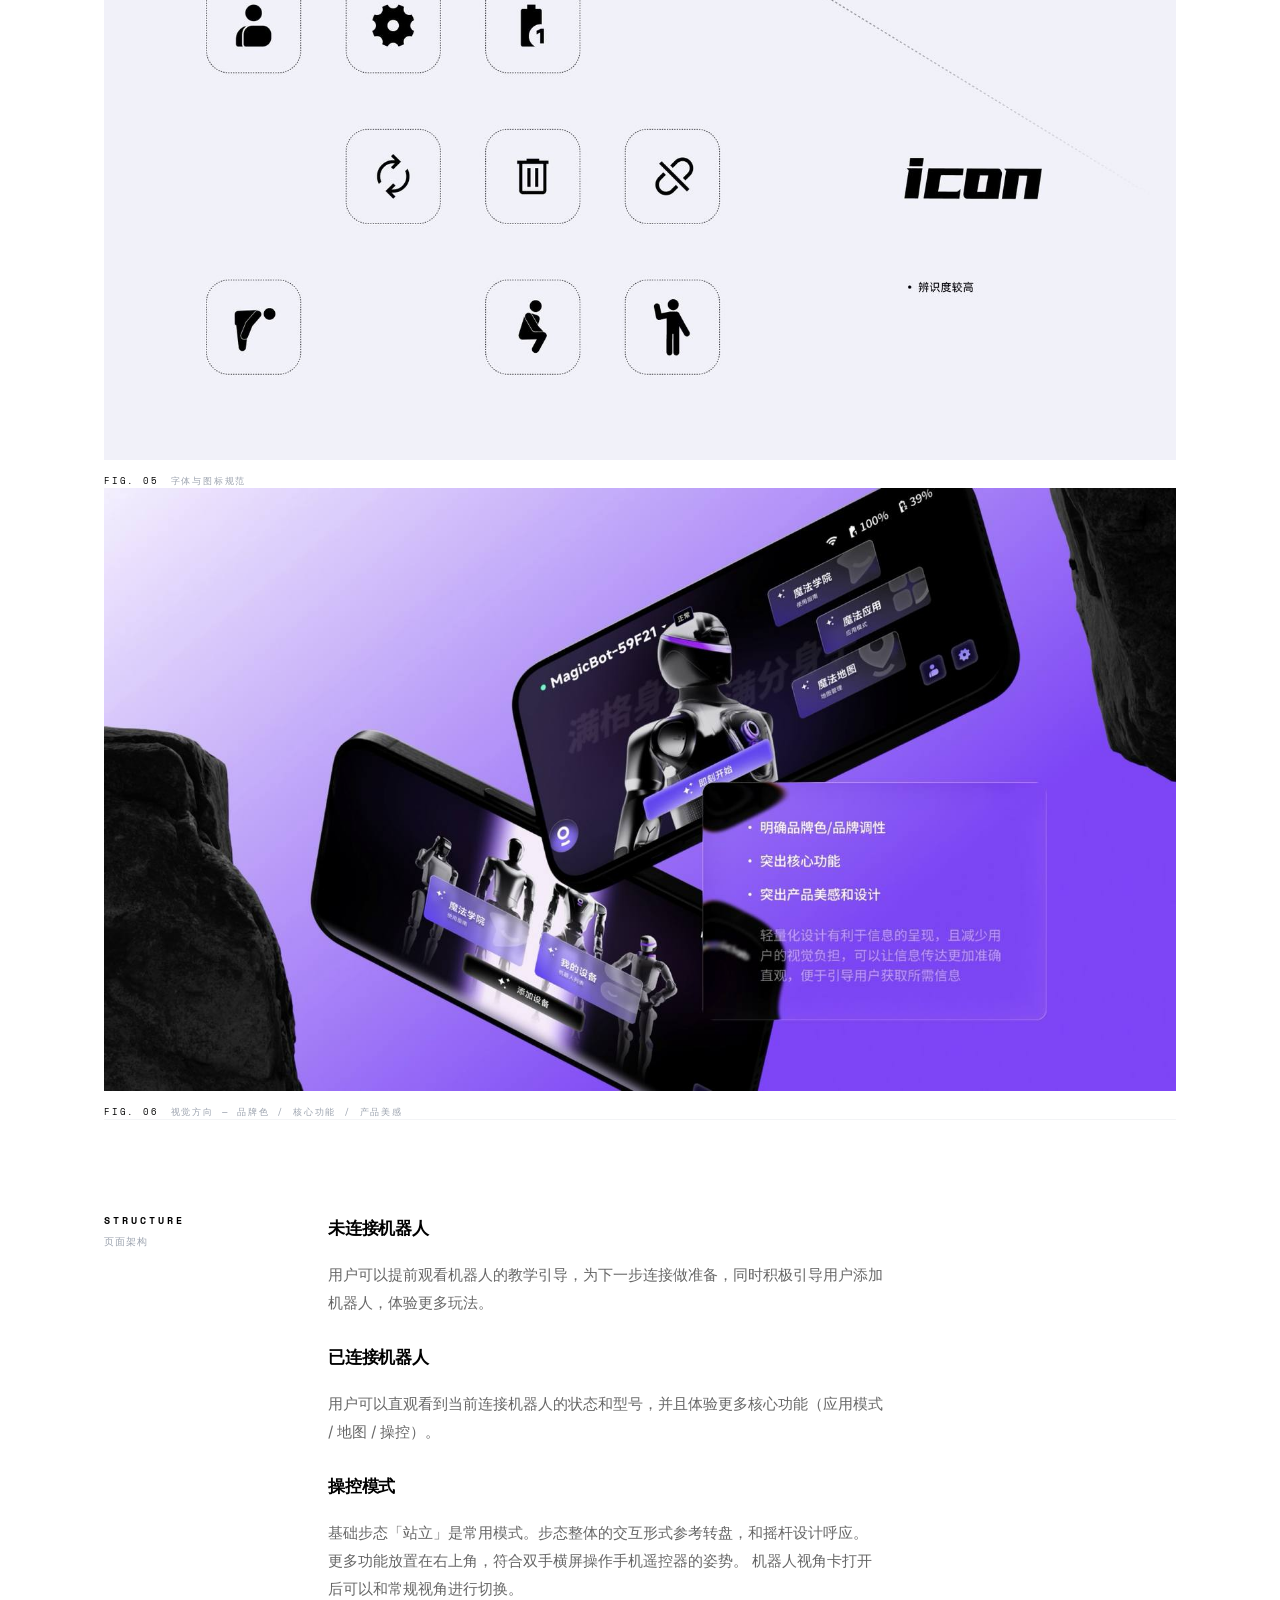
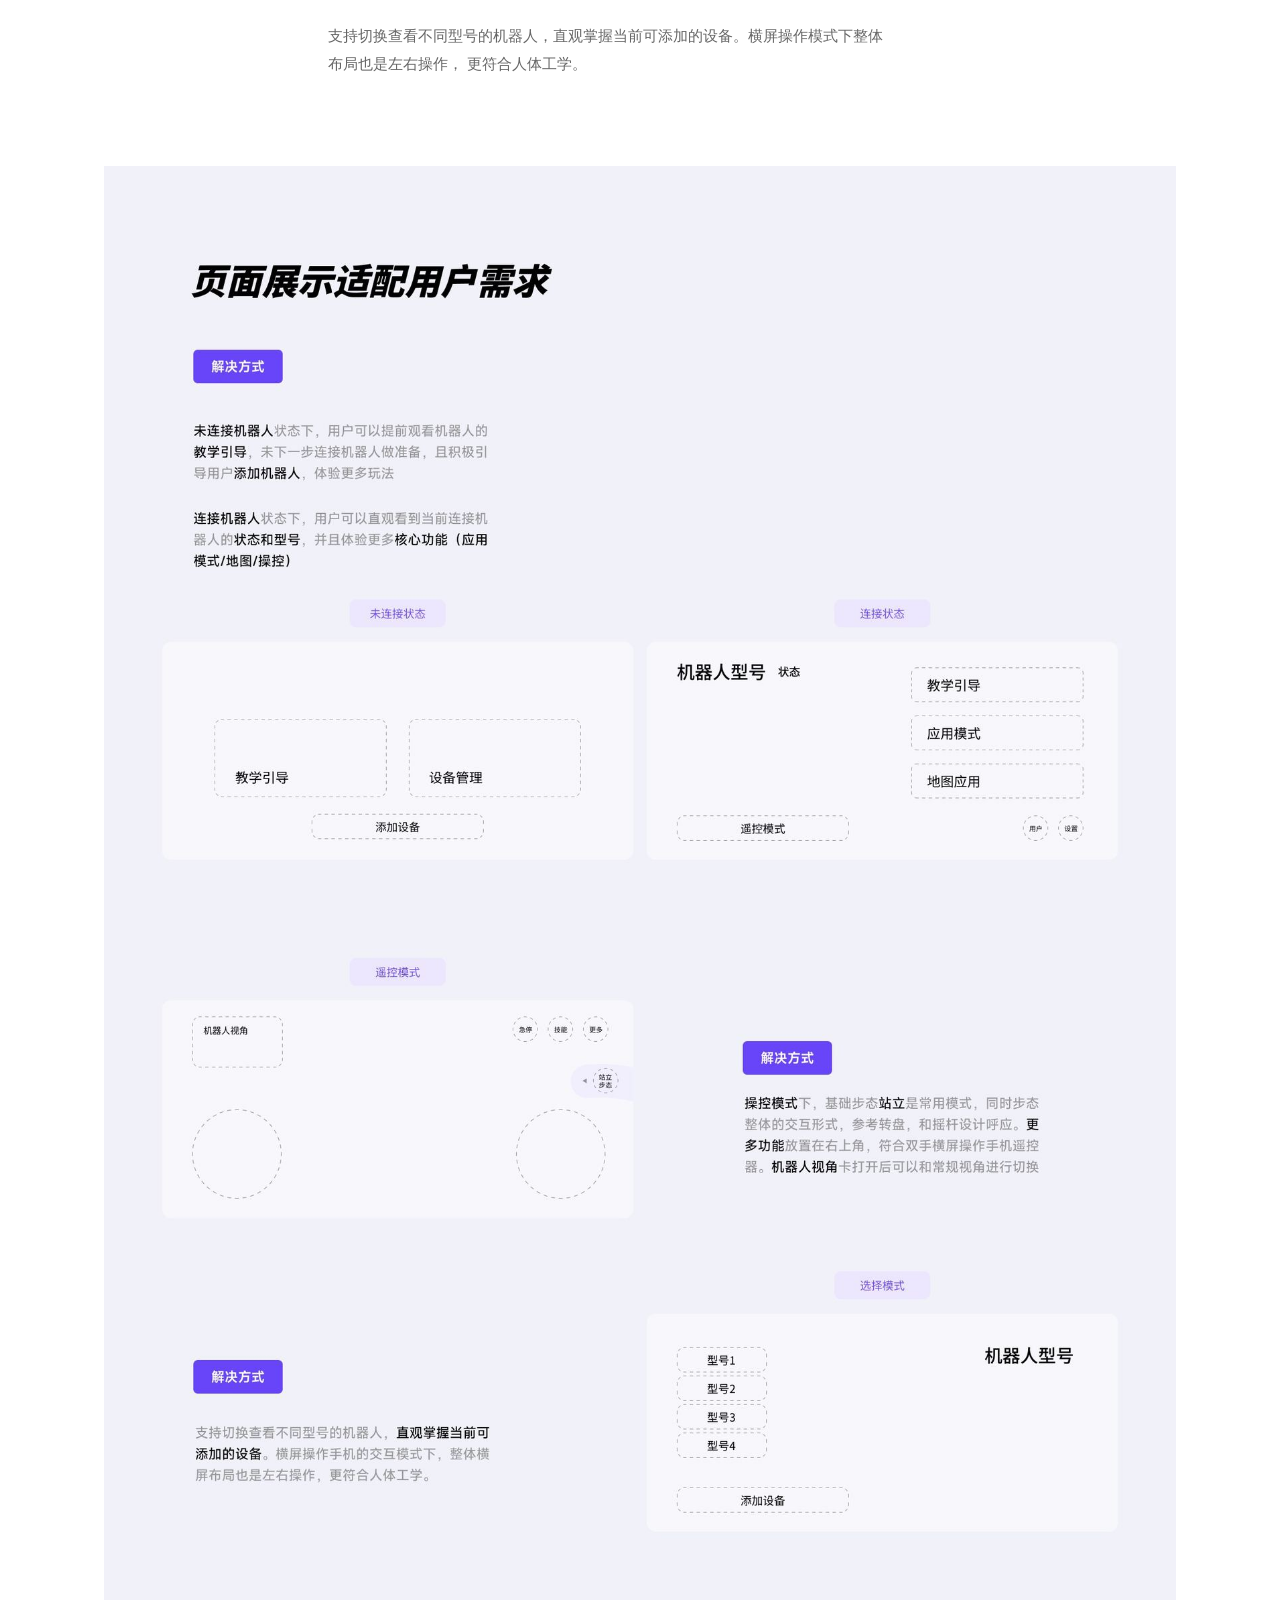
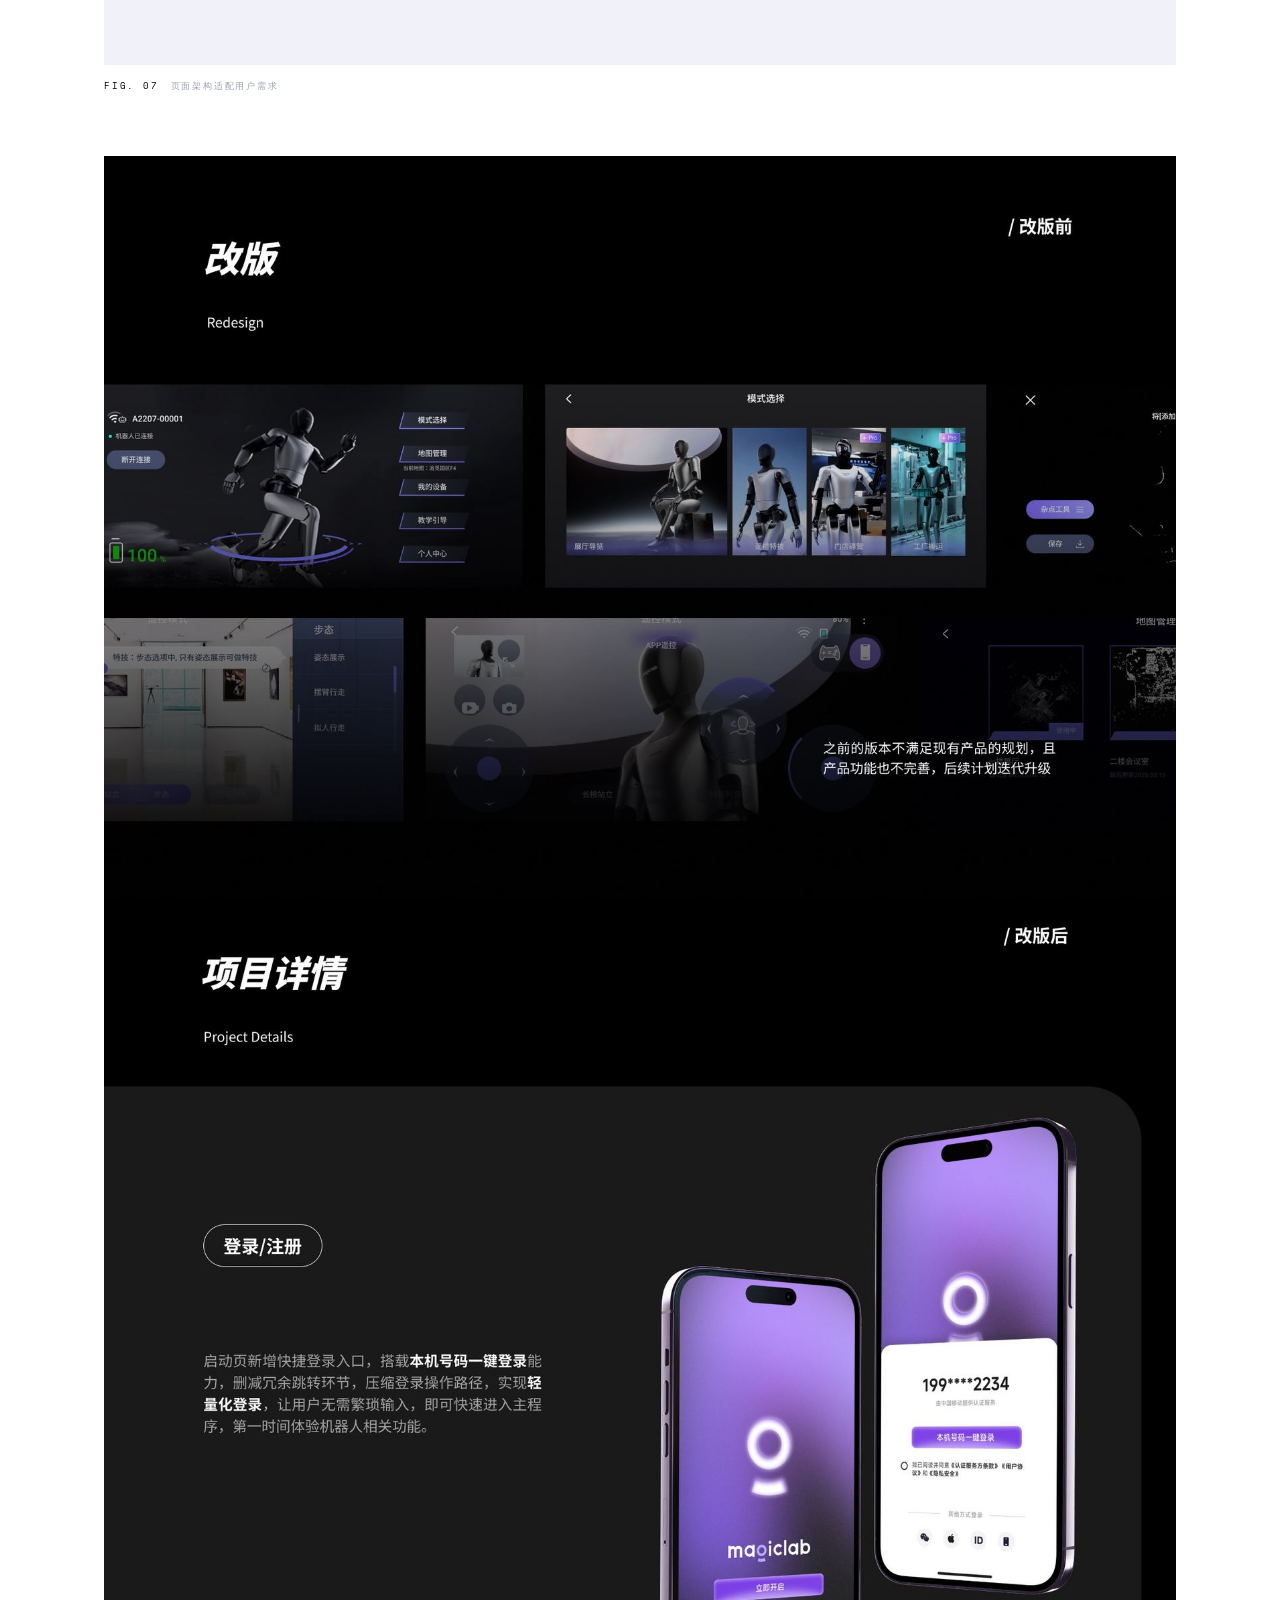
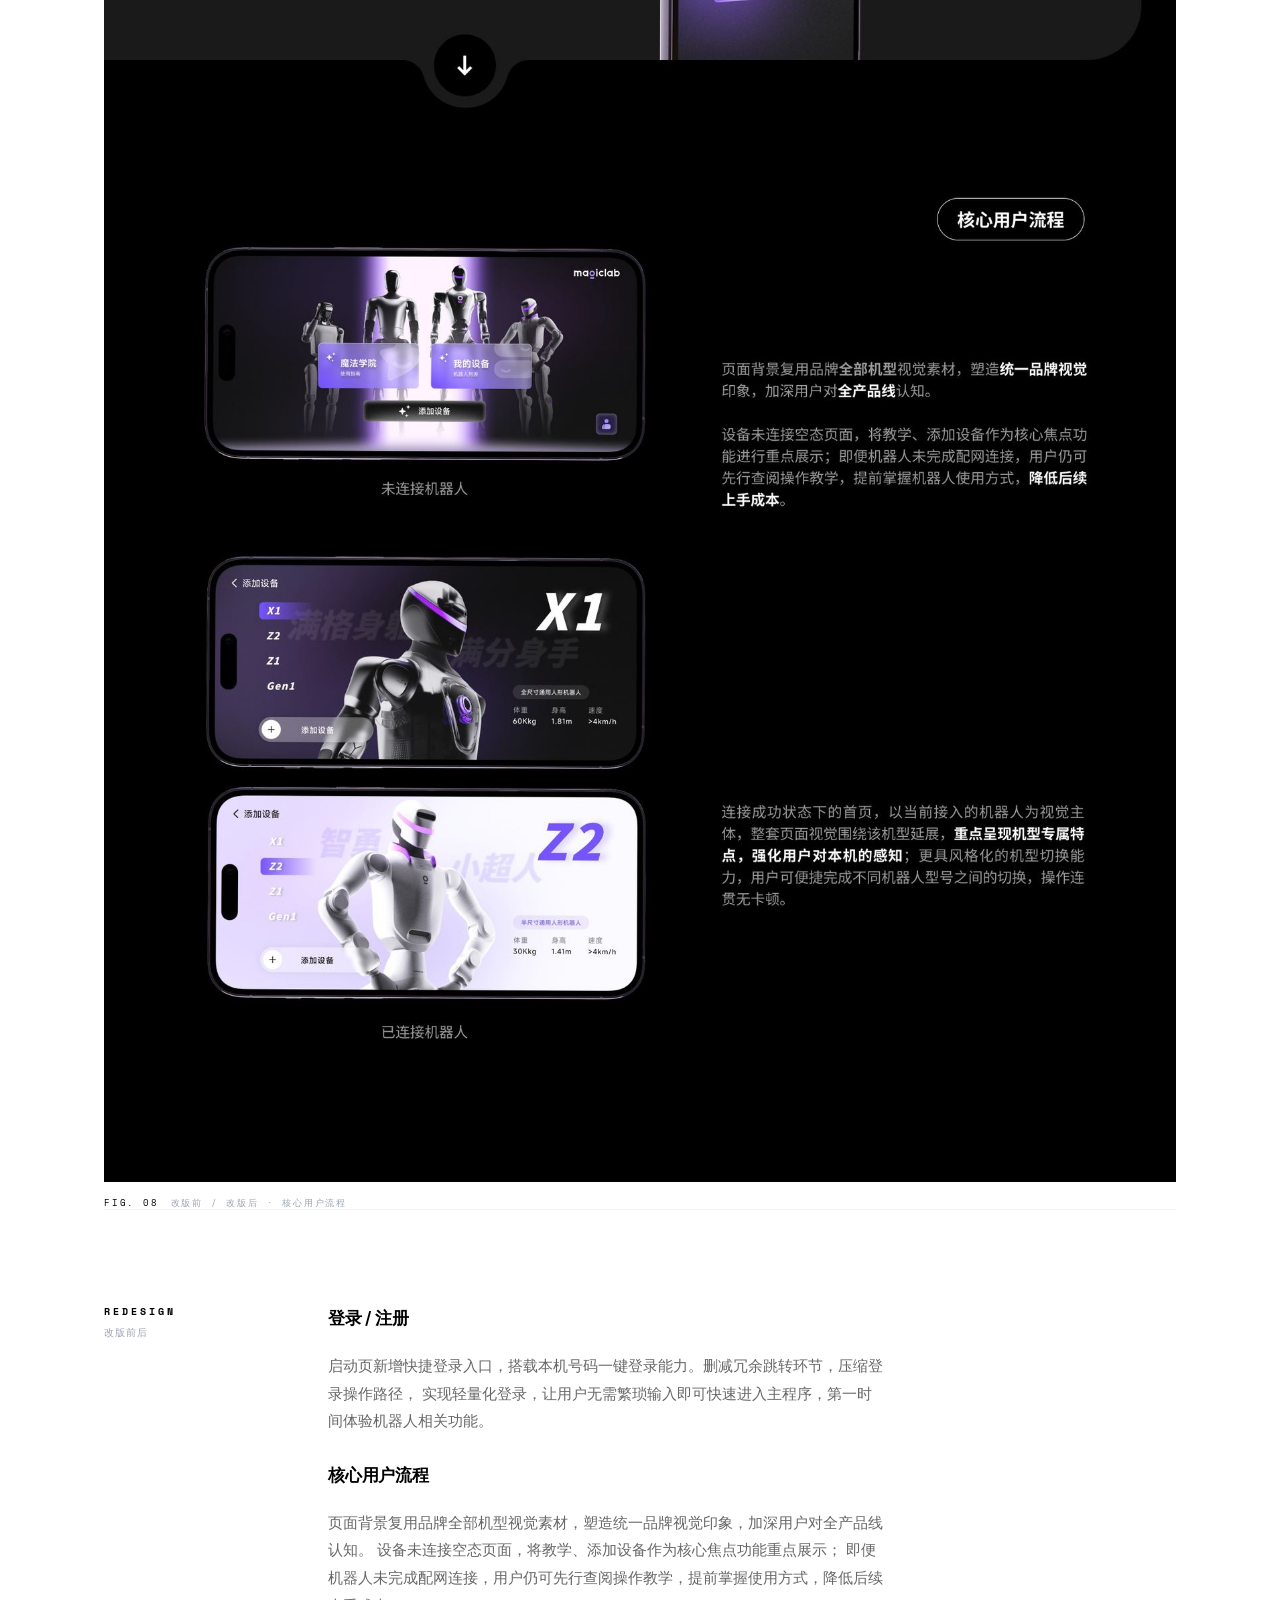
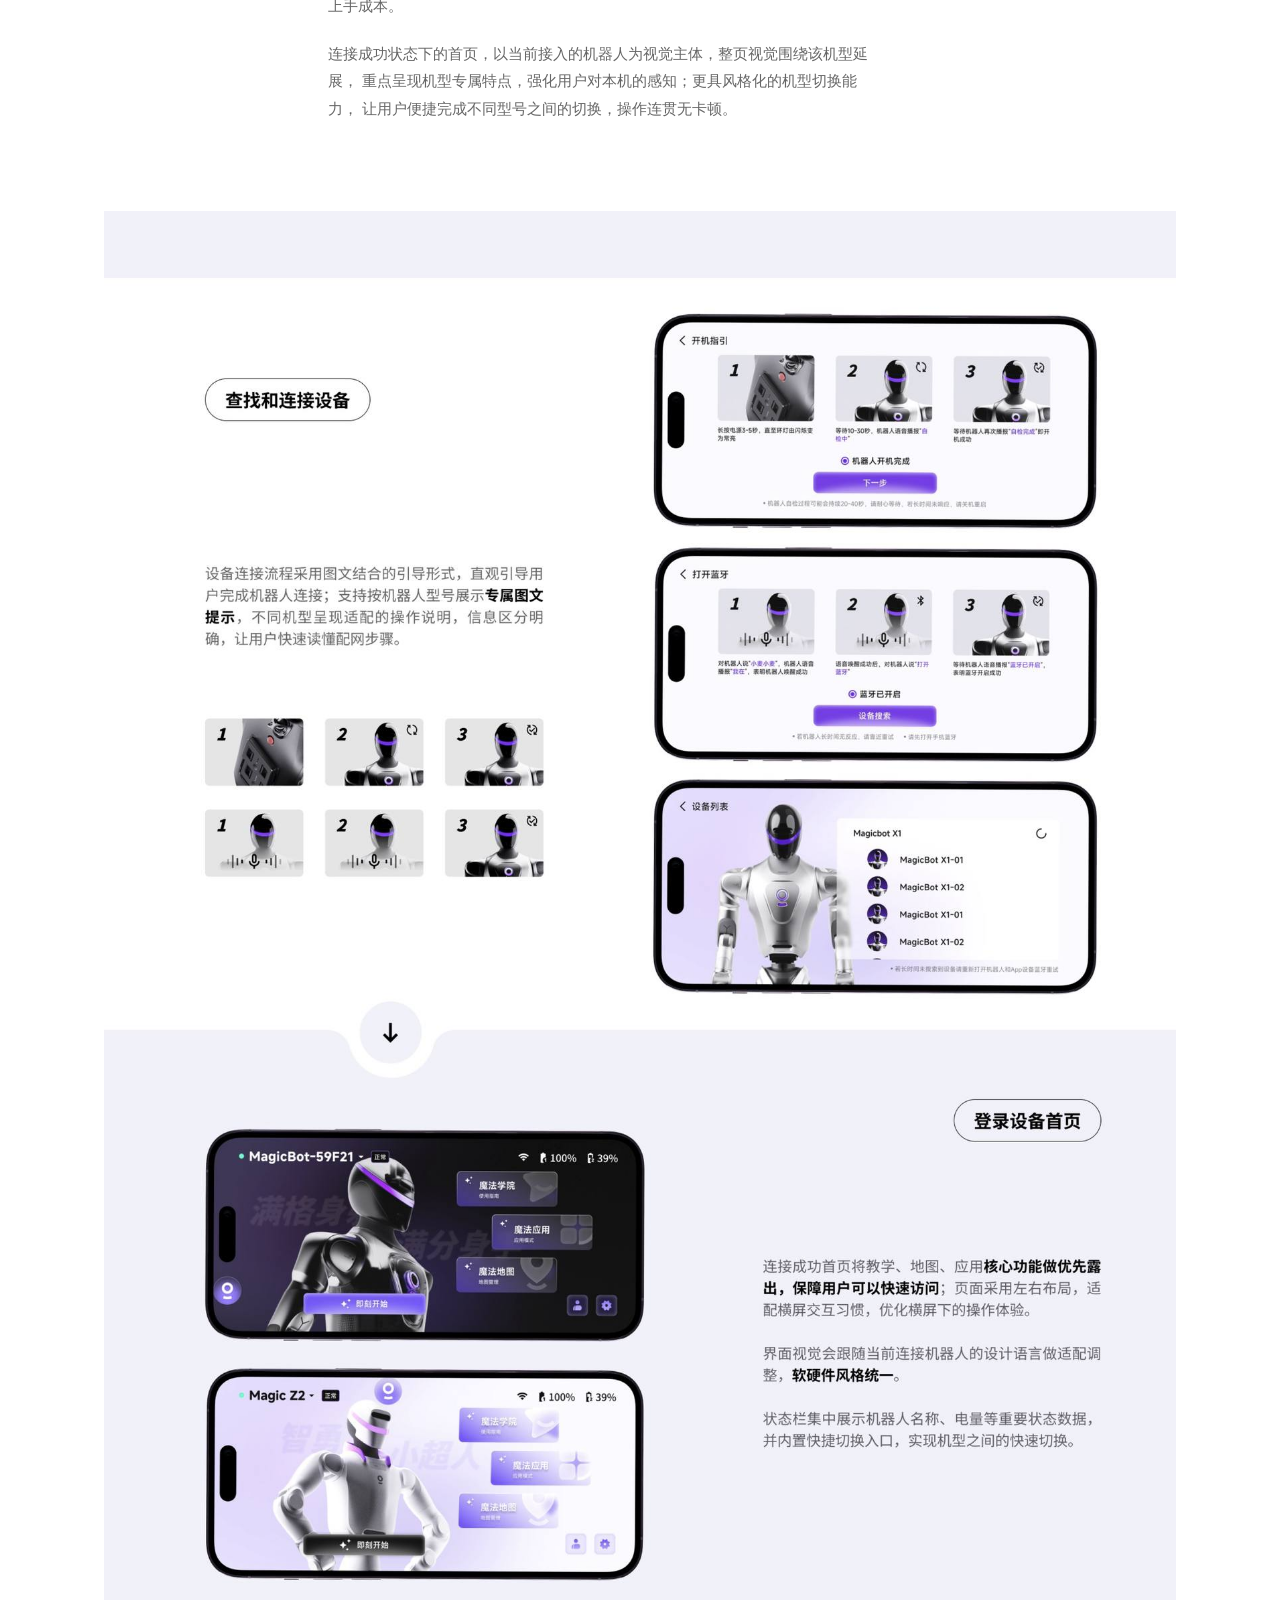
<file: work/magiclab/index.html>
<!DOCTYPE html>
<html lang="zh-CN">
<head>
<meta charset="UTF-8" />
<meta name="viewport" content="width=device-width, initial-scale=1.0" />
<title>魔法原子 · MagicBot App 改版 | 周晓旭</title>
<meta name="description" content="面向 MagicBot X1 的 App 整体改版：覆盖数采、任务、操控、地图等核心业务，以及四足 / 轮式 / 人形产品线，输出 300+ 界面。" />

<meta property="og:type" content="article" />
<meta property="og:title" content="魔法原子 · MagicBot App 改版" />
<meta property="og:description" content="从「驾驶员」到「安全员」——具身智能时代，移动端遥控器的设计逻辑重建。" />
<meta property="og:image" content="/assets/images/work/magiclab-01.jpg" />
<meta name="theme-color" content="#ffffff" />

<link rel="icon" href="data:image/svg+xml,%3Csvg xmlns='http://www.w3.org/2000/svg' viewBox='0 0 64 64'%3E%3Crect width='64' height='64'/%3E%3Ctext x='32' y='47' text-anchor='middle' font-family='Georgia,serif' font-size='42' fill='%23fff'%3EZ%3C/text%3E%3C/svg%3E" />

<link rel="preconnect" href="https://fonts.googleapis.com" />
<link rel="preconnect" href="https://fonts.gstatic.com" crossorigin />
<link href="https://fonts.googleapis.com/css2?family=Caveat:wght@400;700&family=Inter:wght@300;400;500;600&family=Space+Mono:ital,wght@0,400;0,700;1,400;1,700&display=swap" rel="stylesheet" />
<link rel="stylesheet" href="/styles.css?v=16" />
<link rel="stylesheet" href="/work.css?v=9" />
</head>

<body>
<a class="skip" href="#main">跳到正文</a>

<div class="progress" aria-hidden="true"><span class="progress__bar" data-progress></span></div>

<div class="chrome">
  <div class="chrome__lights" aria-hidden="true"><span></span><span></span><span></span></div>
  <div class="chrome__tab">Portfolio — 2026</div>
  <div class="chrome__url"><span>zhou-xxdesign.github.io/work/magiclab</span></div>
  <div class="chrome__spacer" aria-hidden="true"></div>
</div>

<main class="case" id="main">
  <div class="case__inner">

    <nav class="case__nav">
      <a class="case__back" href="/">全部作品</a>
      <span class="case__index">(001 / 006)</span>
    </nav>

    <!-- ===================== Hero ===================== -->
    <header class="case__hero">
      <h1 class="case__title">魔法原子 · MagicBot App 改版</h1>
      <p class="case__subtitle">
        面向 MagicBot X1 的 App 整体改版。在具身智能的语境下重新定义移动端遥控器——
        从「实时操控」转向「任务下发」，让机器人从被驾驶的对象，变成能自主行动的协作者。
      </p>

      <dl class="case__meta">
        <div><dt>Time</dt><dd>2026.03 — 至今</dd></div>
        <div><dt>Role</dt><dd>UI/UX 设计师</dd></div>
        <div><dt>Scope</dt><dd>移动端 / 网页端</dd></div>
        <div><dt>Output</dt><dd>300+ 界面</dd></div>
      </dl>
    </header>

    <figure class="case__cover">
      <img src="/assets/images/work/magiclab-15.jpg" alt="MagicBot X1 机器人" width="1600" height="900" />
    </figure>

    <div class="case__stats" style="margin-top:clamp(3rem,6vw,5rem)">
      <div class="case__stat"><strong>300+</strong><span>输出界面数量</span></div>
      <div class="case__stat"><strong>2</strong><span>代机型统一客户端（Gen1 / X1）</span></div>
      <div class="case__stat"><strong>5</strong><span>周设计周期（调研到视觉交付）</span></div>
    </div>

    <!-- ===================== 背景 ===================== -->
    <section class="case__section">
      <p class="case__section-label">Context<span>项目背景</span></p>
      <div class="case__body">
        <p>
          伴随新一代机器人产品 <strong>MagicBot X1</strong> 即将上线，原有 APP 架构无法充分发挥 X1 的硬件能力。
          因此启动 APP 整体改版升级：一方面针对 Gen1 存量用户反馈问题做专项优化，修复现存体验短板；
          另一方面完成对 X1 的全功能适配，拓展 APP 能力边界。
        </p>
        <p>
          同时还要保障存量 MagicBot Gen1 设备兼容可用，实现<strong>新旧两代机器人统一客户端管理</strong>——
          这是这次改版最核心的约束条件。
        </p>
        <p>
          设计要求来自实际落地过程中收集的大量用户反馈：现有功能流程、交互逻辑存在可优化点，
          部分体验短板限制了设备使用效率。需要贴合品牌特征优化整体操作流程，删减无效交互层级，
          实现高频关键功能丝滑触达，同时兼顾 Gen1 与 X1 双设备的操作流畅度。
        </p>
      </div>
    </section>

    <!-- 作品集第 5 页：App 主界面，接在项目背景之后 -->
    <div class="case__figures">
      <figure class="case__figure">
        <img src="/assets/images/work/magiclab-01.jpg" alt="MagicBot App 主界面" width="1600" height="900" loading="lazy" />
        <figcaption>MagicBot App — 首页与快捷入口</figcaption>
      </figure>
    </div>

    <!-- ===================== 核心命题 ===================== -->
    <section class="case__section">
      <p class="case__section-label">Key idea<span>核心命题</span></p>
      <div class="case__body">
        <p class="case__quote">遥控器从「驾驶员」，变成「安全员」。</p>
        <p>
          当看向具身智能这一宏大命题，传统遥控器方案便显得不再适配。这意味着 APP 遥控页面的设计逻辑需要重新权衡；
          而在盲操作的使用条件下，物理硬件操控的天然优势依旧十分突出。
        </p>
        <p>
          最终确立的人机分工是：<strong>移动端负责抽象的任务设置</strong>，
          机器人凭借自身感知能力，在真实环境自主规划、行动。
          移动端的核心价值集中在任务层处理，而非机器人实时表演的直接操控——
          诸如地图构建、自定义任务创建这类步骤繁琐、参数较多的复杂操作，由移动端承载，能够获得更好的操作体验。
        </p>
      </div>
    </section>

    <div class="case__figures">
      <figure class="case__figure">
        <img src="/assets/images/work/magiclab-10.jpg" alt="项目特性与设计要点：设计重点在哪、设计应发挥什么作用" loading="lazy" width="1600" height="1157" />
        <figcaption><b>Fig. 01</b> 项目特性与设计要点</figcaption>
      </figure>
    </div>

    <!-- ===================== 主要功能 ===================== -->
    <section class="case__section">
      <p class="case__section-label">Functions<span>主要功能</span></p>
      <div class="case__body">
        <div class="case__points case__points--2">
          <article class="case__point">
            <span class="case__point-num">01</span>
            <h4>机器人遥控</h4>
            <p>远程精准操控。步态与动作以转盘、摇杆承载，兼顾盲操作与横屏双手握持。</p>
          </article>
          <article class="case__point">
            <span class="case__point-num">02</span>
            <h4>设备切换</h4>
            <p>多机一键管理。同一客户端内管理 Gen1 与 X1，机型之间连贯切换。</p>
          </article>
          <article class="case__point">
            <span class="case__point-num">03</span>
            <h4>状态查询</h4>
            <p>数据实时可视。电量、温度、网络等状态以图形语言表达，故障位置对应本体可视化。</p>
          </article>
          <article class="case__point">
            <span class="case__point-num">04</span>
            <h4>地图导览</h4>
            <p>全域空间导航。地图构建、POI 与底图编辑，为任务下发提供空间基础。</p>
          </article>
        </div>
      </div>
    </section>

    <!-- 产品设计说明紧跟「主要功能」，先讲清背景 / 功能 / 要求，再进入流程 -->
    <div class="case__figures">
      <figure class="case__figure">
        <img src="/assets/images/work/magiclab-02.jpg" alt="产品设计说明：产品背景、主要功能、设计要求" loading="lazy" width="1600" height="1676" />
        <figcaption><b>Fig. 02</b> 产品设计说明</figcaption>
      </figure>
    </div>

    <!-- ===================== 图组：流程与规范 ===================== -->
    <section class="case__section">
      <p class="case__section-label">Process<span>设计流程</span></p>
      <div class="case__body">
        <p>
          我的设计遵循一套完整严谨的流程，力求在功能的创新与直观易用的体验之间取得平衡。
          项目初期开展深度市场调研与竞品分析，随后通过低保真线框图梳理出产品的核心逻辑，
          再进入高保真视觉设计。
        </p>
      </div>
    </section>

    <div class="case__figures">
      <figure class="case__figure">
        <img src="/assets/images/work/magiclab-03.jpg" alt="五周设计流程：Research → Discovery → Prototyping → Designing" loading="lazy" width="1600" height="900" />
        <figcaption><b>Fig. 03</b> 五周设计流程</figcaption>
      </figure>

      <figure class="case__figure">
        <img src="/assets/images/work/magiclab-04.jpg" alt="色彩规范：主色与警示色" loading="lazy" width="1600" height="900" />
        <figcaption><b>Fig. 04</b> 色彩规范 — 色彩是 app 识别的一部分</figcaption>
      </figure>

      <figure class="case__figure">
        <img src="/assets/images/work/magiclab-05.jpg" alt="字体规范与图标设计" loading="lazy" width="1600" height="2028" />
        <figcaption><b>Fig. 05</b> 字体与图标规范</figcaption>
      </figure>
    </div>

    <div class="case__figures">
      <figure class="case__figure">
        <img src="/assets/images/work/magiclab-11.jpg" alt="视觉方向：明确品牌色与品牌调性、突出核心功能、突出产品美感" loading="lazy" width="1600" height="900" />
        <figcaption><b>Fig. 06</b> 视觉方向 — 品牌色 / 核心功能 / 产品美感</figcaption>
      </figure>
    </div>

    <!-- ===================== 页面架构 ===================== -->
    <section class="case__section">
      <p class="case__section-label">Structure<span>页面架构</span></p>
      <div class="case__body">
        <h3>未连接机器人</h3>
        <p>
          用户可以提前观看机器人的教学引导，为下一步连接做准备，同时积极引导用户添加机器人，体验更多玩法。
        </p>
        <h3>已连接机器人</h3>
        <p>
          用户可以直观看到当前连接机器人的状态和型号，并且体验更多核心功能（应用模式 / 地图 / 操控）。
        </p>
        <h3>操控模式</h3>
        <p>
          基础步态「站立」是常用模式。步态整体的交互形式参考转盘，和摇杆设计呼应。
          更多功能放置在右上角，符合双手横屏操作手机遥控器的姿势。
          机器人视角卡打开后可以和常规视角进行切换。
        </p>
        <p>
          支持切换查看不同型号的机器人，直观掌握当前可添加的设备。横屏操作模式下整体布局也是左右操作，
          更符合人体工学。
        </p>
      </div>
    </section>

    <div class="case__figures">
      <figure class="case__figure">
        <img src="/assets/images/work/magiclab-06.jpg" alt="页面架构：未连接状态、连接状态、遥控模式、选择模式" loading="lazy" width="1600" height="2237" />
        <figcaption><b>Fig. 07</b> 页面架构适配用户需求</figcaption>
      </figure>

      <figure class="case__figure">
        <img src="/assets/images/work/magiclab-07.jpg" alt="改版前后对比与核心用户流程" loading="lazy" width="1600" height="3918" />
        <figcaption><b>Fig. 08</b> 改版前 / 改版后 · 核心用户流程</figcaption>
      </figure>
    </div>

    <!-- ===================== 改版前后 ===================== -->
    <section class="case__section">
      <p class="case__section-label">Redesign<span>改版前后</span></p>
      <div class="case__body">
        <h3>登录 / 注册</h3>
        <p>
          启动页新增快捷登录入口，搭载本机号码一键登录能力。删减冗余跳转环节，压缩登录操作路径，
          实现轻量化登录，让用户无需繁琐输入即可快速进入主程序，第一时间体验机器人相关功能。
        </p>
        <h3>核心用户流程</h3>
        <p>
          页面背景复用品牌全部机型视觉素材，塑造统一品牌视觉印象，加深用户对全产品线认知。
          设备未连接空态页面，将教学、添加设备作为核心焦点功能重点展示；
          即便机器人未完成配网连接，用户仍可先行查阅操作教学，提前掌握使用方式，降低后续上手成本。
        </p>
        <p>
          连接成功状态下的首页，以当前接入的机器人为视觉主体，整页视觉围绕该机型延展，
          重点呈现机型专属特点，强化用户对本机的感知；更具风格化的机型切换能力，
          让用户便捷完成不同型号之间的切换，操作连贯无卡顿。
        </p>
      </div>
    </section>

    <div class="case__figures">
      <figure class="case__figure">
        <img src="/assets/images/work/magiclab-12.jpg" alt="查找与连接设备、登录设备首页、快捷工具栏" loading="lazy" width="1600" height="3068" />
        <figcaption><b>Fig. 09</b> 连接、首页与快捷工具栏</figcaption>
      </figure>
    </div>

    <!-- ===================== 关键交互 ===================== -->
    <section class="case__section">
      <p class="case__section-label">Interaction<span>关键交互</span></p>
      <div class="case__body">
        <h3>设备连接引导</h3>
        <p>
          连接流程采用图文结合的引导形式，支持按机器人型号展示专属图文提示，不同机型呈现适配的操作说明，
          信息区分明确，让用户快速读懂配网步骤。
        </p>
        <h3>遥控：借鉴游戏操控逻辑</h3>
        <p>
          遥控页面借鉴游戏操控的交互逻辑，让用户可以快速熟悉机器人操控。步态模块为转盘式交互，
          右手触发唤起转盘，通过滑动浏览全部步态列表。支持摇杆选择快捷动作，保持交互的一致性。
          支持机器人视角预览，该视角优先放大画面占比；当摇杆处于闲置未操作状态时，
          摇杆组件做缩小处理，减少画面遮挡。
        </p>
        <h3>特级创造</h3>
        <p>
          应用模式提供特技创造能力：用户上传个人动作素材，机器人完成动作学习与模拟复现，系统输出成片，
          支持视频裁剪处理，可直接发布至网络平台，产出个性化机器人特技短片。
          这一能力还拓展至老年人康复领域——机器人可载入康复教学视频并还原标准训练动作，
          让康复人群能够低成本完成居家康复练习。
        </p>
      </div>
    </section>

    <div class="case__figures">
      <figure class="case__figure">
        <img src="/assets/images/work/magiclab-08.jpg" alt="遥控页面的转盘式步态交互与摇杆" loading="lazy" width="1600" height="1420" />
        <figcaption><b>Fig. 10</b> 遥控 · 转盘式步态交互</figcaption>
      </figure>

      <figure class="case__figure">
        <div class="case__motion case__motion--single case__motion--half">
          <figure>
            <img src="/assets/motion/magiclab/remote-turn.webp" alt="遥控模式动效：右手唤醒转盘，滑动浏览步态，摇杆选择快捷动作" width="860" height="397" loading="lazy" />
            <figcaption>动效 01 · 遥控模式：转盘式步态</figcaption>
          </figure>
        </div>
      </figure>

      <figure class="case__figure">
        <img src="/assets/images/work/magiclab-13.jpg" alt="应用模式 · 特技创造：上传动作素材，机器人学习复现并输出成片" loading="lazy" width="1600" height="1652" />
        <figcaption><b>Fig. 11</b> 应用模式 · 特技创造</figcaption>
      </figure>

      <figure class="case__figure">
        <div class="case__motion case__motion--pair">
          <figure>
            <img src="/assets/motion/magiclab/pro-motion-01.webp" alt="特技创造动效：机器人跟随教学视频同步跟练，右侧为教学视频" width="860" height="397" loading="lazy" />
            <figcaption>动效 02 · 特技创造：分屏对照（机器人 / 教学视频）</figcaption>
          </figure>
          <figure>
            <img src="/assets/motion/magiclab/pro-motion-02.webp" alt="特技创造动效：切到机器人视角跟练，教学视频淡出" width="860" height="397" loading="lazy" />
            <figcaption>动效 03 · 特技创造：机器人视角（教学视频淡出）</figcaption>
          </figure>
        </div>
      </figure>
    </div>

    <!-- ===================== 结果 ===================== -->
    <section class="case__section">
      <p class="case__section-label">Outcome<span>结果</span></p>
      <div class="case__body">
        <p>
          最终交付覆盖登录、设备管理、首页、遥控、地图、任务、应用模式等完整链路的
          <strong>300+ 界面</strong>，形成 Gen1 与 X1 统一的新版客户端。
        </p>
        <p>
          其中「前期方案尝试」阶段探索过几套差异较大的视觉方向（含荧光绿、青色等方案），
          但因风格过于多变、偏离核心功能表达而未被采纳——这段探索反而帮助团队收敛到了最终方向：
          <strong>更聚焦核心功能，更克制地使用品牌色</strong>。
        </p>
      </div>
    </section>

    <div class="case__figures">
      <figure class="case__figure">
        <img src="/assets/images/work/magiclab-14.jpg" alt="前期方案尝试：荧光黄与青绿两套未被采纳的视觉方向" loading="lazy" width="1600" height="2501" />
        <figcaption><b>Fig. 12</b> 前期方案尝试 — 未被采纳的视觉方向</figcaption>
      </figure>

      <figure class="case__figure">
        <img src="/assets/images/work/magiclab-09.jpg" alt="300+ 界面总览" loading="lazy" width="1600" height="2112" />
        <figcaption><b>Fig. 13</b> +300 screens</figcaption>
      </figure>
    </div>

    <!-- ===================== 下一个 ===================== -->
    <a class="case__next" href="/work/design-system/">
      <span class="case__next-label">Next project</span>
      <span class="case__next-title">Magic Design System 1.0</span>
    </a>

  </div>

  <div class="case__inner">
    <div class="case__colophon">
      <span>Zhou Xiaoxu — Portfolio</span>
      <span>© <span id="year">2026</span> 周晓旭</span>
      <span>Designed with Intent</span>
    </div>
  </div>
</main>

<script src="/main.js?v=15" defer></script>

<button class="to-top" type="button" data-to-top aria-label="回到顶部">
  <svg width="11" height="11" viewBox="0 0 12 12" fill="none" aria-hidden="true">
    <path d="M6 10V2M2.6 5.4L6 2l3.4 3.4" stroke="currentColor" stroke-width="1.4" stroke-linecap="round" stroke-linejoin="round" />
  </svg>
  <span>top</span>
</button>

<a class="avatar-badge" href="/" aria-label="回到首页" data-face="badge" data-home>
  <svg viewBox="26 18 1150 1150" focusable="false" aria-hidden="true">
    <defs>
      <path id="badge-pose-l0" d="M498 545L498 562L497 579L496 595L496 614L497 633L497 654L500 679L503 708L506 743L510 786L510 834L500 878L480 913L453 944L421 966L385 982L347 991L308 995L269 991L232 980L198 959L168 930L144 897L126 860L113 824L104 789L99 755L97 723L94 695L94 669L93 646L92 624L92 603L92 583L93 564L92 545L93 526L94 507L94 488L96 468L96 446L99 424L100 400L103 373L108 344L114 314L122 280L134 244L150 206L171 167L198 134L231 108L269 91L308 83L349 81L389 88L427 101L462 124L492 152L513 190L525 236L526 286L522 332L515 372L511 403L506 431L504 454L502 475L500 494L499 512L498 529Z" />
      <path id="badge-pose-r0" d="M524 545L524 564L525 583L525 603L524 624L524 646L523 669L521 694L521 724L518 755L511 787L504 825L491 862L472 897L449 930L419 959L385 979L347 991L308 995L269 991L231 982L195 966L163 944L137 913L117 876L106 834L106 786L109 745L114 708L117 679L120 654L120 633L120 614L121 595L121 578L119 562L120 545L119 529L117 512L117 494L115 475L113 454L109 430L107 404L102 372L95 332L91 286L92 236L103 190L125 152L155 124L190 103L228 88L268 81L308 83L348 91L385 108L418 136L446 167L467 204L482 244L494 280L502 314L509 344L514 373L516 400L518 424L520 446L521 468L523 488L523 507L524 526Z" />
      <path id="badge-pose-l1" d="M1078 545L1077 562L1077 579L1075 595L1076 614L1076 633L1078 655L1078 678L1082 708L1087 745L1090 786L1090 834L1080 878L1060 915L1033 944L1001 966L965 982L927 991L888 995L849 991L811 978L777 959L748 930L724 897L705 862L693 824L685 787L679 754L676 723L675 694L673 669L672 646L672 624L672 603L671 583L671 564L672 545L673 526L673 507L673 488L674 467L676 446L677 423L680 399L683 373L687 344L694 314L702 280L714 244L729 204L750 167L778 134L811 108L848 91L888 83L928 81L968 88L1006 103L1041 124L1071 152L1093 190L1105 236L1105 286L1101 332L1096 370L1091 403L1087 430L1084 454L1081 475L1079 494L1079 511L1077 529Z" />
      <path id="badge-pose-r1" d="M1104 545L1103 564L1103 583L1104 603L1104 624L1104 646L1103 669L1102 695L1099 723L1097 754L1092 789L1083 824L1070 860L1052 897L1028 930L999 959L964 978L927 991L888 995L849 991L811 982L775 966L743 944L716 913L696 878L686 834L686 786L690 743L693 708L696 679L699 654L699 633L700 614L699 596L699 579L699 562L698 545L697 528L697 511L695 493L694 475L692 454L689 430L685 403L680 370L676 333L671 286L671 236L683 190L705 154L735 124L769 101L807 88L847 81L888 83L928 91L965 108L998 134L1025 167L1047 204L1062 244L1074 280L1082 314L1089 344L1093 373L1096 399L1099 423L1100 446L1102 467L1102 488L1103 507L1103 526Z" />
      <clipPath id="badge-eye-0"><path data-clip="0" d="M468 545L468 559L467 574L467 587L468 604L470 620L471 639L475 662L480 689L485 722L491 763L493 809L485 852L467 886L443 916L413 937L380 952L344 961L308 965L272 961L237 950L206 930L178 902L157 870L141 834L130 799L123 766L120 734L120 704L119 678L120 654L120 633L120 614L121 595L122 578L123 561L122 545L123 529L124 512L123 496L124 478L123 459L125 439L125 417L126 392L129 365L133 337L139 305L149 270L163 233L181 195L206 163L236 138L272 121L308 113L346 111L384 118L419 130L452 152L479 179L498 216L508 261L507 309L501 353L492 391L486 420L480 446L477 467L474 485L471 502L469 517L468 532Z" /></clipPath>
      <clipPath id="badge-eye-1"><path data-clip="1" d="M1048 545L1047 559L1047 574L1046 587L1048 604L1049 620L1052 640L1053 661L1059 689L1066 724L1071 763L1073 809L1065 852L1047 888L1023 916L993 937L960 952L924 961L888 965L852 961L816 948L785 930L758 902L737 870L720 836L710 799L704 764L700 733L699 704L700 677L699 654L699 633L700 614L701 595L701 578L701 561L702 545L703 529L703 512L702 496L702 477L703 459L703 438L705 416L706 392L708 365L713 337L719 305L729 270L742 231L760 195L786 163L816 138L851 121L888 113L925 111L963 118L998 132L1031 152L1058 179L1078 216L1088 261L1086 309L1080 353L1073 389L1066 420L1061 445L1057 467L1053 485L1050 502L1049 516L1047 532Z" /></clipPath>
    </defs>
      <g class="face__eye" data-eye="0" data-cx="308" data-cy="545">
        <g clip-path="url(#badge-eye-0)">
          <rect class="face__pupil" data-pupil="0" x="107" y="293" width="208" height="512" rx="86" />
        </g>
        <path class="face__ring" data-ring="0" d="M498 545L498 562L497 579L496 595L496 614L497 633L497 654L500 679L503 708L506 743L510 786L510 834L500 878L480 913L453 944L421 966L385 982L347 991L308 995L269 991L232 980L198 959L168 930L144 897L126 860L113 824L104 789L99 755L97 723L94 695L94 669L93 646L92 624L92 603L92 583L93 564L92 545L93 526L94 507L94 488L96 468L96 446L99 424L100 400L103 373L108 344L114 314L122 280L134 244L150 206L171 167L198 134L231 108L269 91L308 83L349 81L389 88L427 101L462 124L492 152L513 190L525 236L526 286L522 332L515 372L511 403L506 431L504 454L502 475L500 494L499 512L498 529ZM468 532L469 517L471 502L474 485L477 467L480 446L486 420L492 391L501 353L507 309L508 261L498 216L479 179L452 152L419 130L384 118L346 111L308 113L272 121L236 138L206 163L181 195L163 233L149 270L139 305L133 337L129 365L126 392L125 417L125 439L123 459L124 478L123 496L124 512L123 529L122 545L123 561L122 578L121 595L120 614L120 633L120 654L119 678L120 704L120 734L123 766L130 799L141 834L157 870L178 902L206 930L237 950L272 961L308 965L344 961L380 952L413 937L443 916L467 886L485 852L493 809L491 763L485 722L480 689L475 662L471 639L470 620L468 604L467 587L467 574L468 559L468 545Z" />
      </g>
      <g class="face__eye" data-eye="1" data-cx="888" data-cy="545">
        <g clip-path="url(#badge-eye-1)">
          <rect class="face__pupil" data-pupil="1" x="687" y="293" width="208" height="512" rx="86" />
        </g>
        <path class="face__ring" data-ring="1" d="M1078 545L1077 562L1077 579L1075 595L1076 614L1076 633L1078 655L1078 678L1082 708L1087 745L1090 786L1090 834L1080 878L1060 915L1033 944L1001 966L965 982L927 991L888 995L849 991L811 978L777 959L748 930L724 897L705 862L693 824L685 787L679 754L676 723L675 694L673 669L672 646L672 624L672 603L671 583L671 564L672 545L673 526L673 507L673 488L674 467L676 446L677 423L680 399L683 373L687 344L694 314L702 280L714 244L729 204L750 167L778 134L811 108L848 91L888 83L928 81L968 88L1006 103L1041 124L1071 152L1093 190L1105 236L1105 286L1101 332L1096 370L1091 403L1087 430L1084 454L1081 475L1079 494L1079 511L1077 529ZM1047 532L1049 516L1050 502L1053 485L1057 467L1061 445L1066 420L1073 389L1080 353L1086 309L1088 261L1078 216L1058 179L1031 152L998 132L963 118L925 111L888 113L851 121L816 138L786 163L760 195L742 231L729 270L719 305L713 337L708 365L706 392L705 416L703 438L703 459L702 477L702 496L703 512L703 529L702 545L701 561L701 578L701 595L700 614L699 633L699 654L700 677L699 704L700 733L704 764L710 799L720 836L737 870L758 902L785 930L816 948L852 961L888 965L924 961L960 952L993 937L1023 916L1047 888L1065 852L1073 809L1071 763L1066 724L1059 689L1053 661L1052 640L1049 620L1048 604L1046 587L1047 574L1047 559L1048 545Z" />
      </g>
      <circle class="face__dot" cx="596" cy="1060" r="58" />
  </svg>
</a>
</body>
</html>
</file>
<file: styles.css>
/* ==========================================================================
   周晓旭 · Portfolio — styles.css
   设计语言：纯白底 / 黑字 / 手写体标题 / 等宽小标签 / 浏览器窗口外框
   字体：Caveat（手写）· Inter（正文）· Space Mono（等宽标签）
   断点：768px(md) / 1024px(lg)
   ========================================================================== */

/* ---------- 变量 ---------------------------------------------------- */

:root {
  --white: #ffffff;
  --black: #000000;

  --gray-50:  #f9fafb;
  --gray-100: #f3f4f6;
  --gray-200: #e5e7eb;
  --gray-300: #d1d5db;
  --gray-400: #9ca3af;
  --gray-500: #6b7280;

  --ink-60: rgba(0, 0, 0, 0.6);

  --font-hand: "Caveat", "Songti SC", cursive;
  --font-body: "Inter", "PingFang SC", "Hiragino Sans GB", "Noto Sans SC",
               -apple-system, BlinkMacSystemFont, sans-serif;
  --font-mono: "Space Mono", ui-monospace, SFMono-Regular, Menlo, monospace;

  --ease-out-quint: cubic-bezier(0.16, 1, 0.3, 1);
  --chrome-h: 3rem;
}

/* ---------- 重置 ---------------------------------------------------- */

*,
*::before,
*::after { box-sizing: border-box; }

* { margin: 0; padding: 0; }

html {
  scroll-behavior: smooth;
  -webkit-text-size-adjust: 100%;
}

body {
  background: var(--white);
  color: var(--black);
  font-family: var(--font-body);
  font-size: 16px;
  line-height: 1.5;
  -webkit-font-smoothing: antialiased;
  -moz-osx-font-smoothing: grayscale;
  /* 用 clip 而非 hidden：hidden 会让 body 变成滚动容器，
     导致 window.scrollTo / scrollY 失效、锚点平滑滚动失效。
     clip 只裁剪、不创建滚动容器。 */
  overflow-x: clip;
}

img { display: block; max-width: 100%; height: auto; }

a { color: inherit; text-decoration: none; }

ul, ol { list-style: none; }

button { font: inherit; color: inherit; background: none; border: 0; cursor: pointer; }

::selection { background: var(--black); color: var(--white); }

/* 细滚动条 */
::-webkit-scrollbar { width: 6px; height: 6px; }
::-webkit-scrollbar-track { background: var(--white); }
::-webkit-scrollbar-thumb { background: var(--gray-200); border-radius: 10px; }
::-webkit-scrollbar-thumb:hover { background: var(--black); }

/* 键盘可达性 */
:focus-visible { outline: 2px solid var(--black); outline-offset: 3px; }

.skip {
  position: absolute;
  left: -9999px;
  top: 0;
  z-index: 100;
  padding: 0.75rem 1rem;
  background: var(--black);
  color: var(--white);
  font-size: 0.75rem;
}
.skip:focus { left: 1rem; top: 4rem; }

/* ---------- 顶部进度条 ----------------------------------------------- */

/* 贴在假浏览器窗口条的下沿；纯装饰，不接事件 */
.progress {
  position: fixed;
  top: var(--chrome-h);
  left: 0;
  right: 0;
  height: 2px;
  z-index: 60;
  pointer-events: none;
}

.progress__bar {
  display: block;
  width: 100%;
  height: 100%;
  background: var(--black);
  transform: scaleX(0);
  transform-origin: left center;
  will-change: transform;
}

/* ---------- 顶部：浏览器窗口外框 -------------------------------------- */

.chrome {
  position: sticky;
  top: 0;
  z-index: 50;
  width: 100%;
  height: var(--chrome-h);
  display: flex;
  align-items: center;
  padding-inline: 1rem;
  background: var(--white);
  border-bottom: 1px solid var(--gray-100);
}

.chrome__lights {
  display: flex;
  gap: 0.375rem;
  margin-right: 1.5rem;
}
.chrome__lights span {
  width: 0.75rem;
  height: 0.75rem;
  border-radius: 999px;
  background: var(--gray-200);
}

.chrome__tab {
  padding: 0.25rem 0.75rem;
  margin-right: 1rem;
  background: var(--gray-50);
  border-radius: 0.375rem 0.375rem 0 0;
  font-size: 0.625rem;
  font-weight: 500;
  color: var(--gray-500);
  white-space: nowrap;
}

.chrome__url {
  flex: 1;
  max-width: 32rem;
  height: 1.75rem;
  margin-inline: auto;
  padding-inline: 0.75rem;
  display: flex;
  align-items: center;
  background: var(--gray-100);
  border-radius: 0.375rem;
  overflow: hidden;
}
.chrome__url span {
  font-family: var(--font-mono);
  font-size: 0.625rem;
  color: var(--gray-400);
  white-space: nowrap;
  overflow: hidden;
  text-overflow: ellipsis;
}

.chrome__spacer { width: 100px; flex: none; }

@media (max-width: 767px) {
  .chrome__tab,
  .chrome__spacer { display: none; }
  .chrome__lights { margin-right: 0.75rem; }
  .chrome__url { max-width: none; }
}

/* ---------- Hero ---------------------------------------------------- */

.hero {
  position: relative;
  min-height: calc(100svh - var(--chrome-h));
  display: flex;
  flex-direction: column;
  align-items: center;
  justify-content: center;
  background: var(--white);
  overflow: hidden;
  animation: fade-in 0.8s ease-out both;
}

.hero__nav {
  position: absolute;
  top: 2.5rem;
  width: 100%;
  padding-inline: 2rem;
  display: flex;
  justify-content: space-between;
  align-items: center;
  z-index: 10;
}
@media (min-width: 768px) {
  .hero__nav { padding-inline: 4rem; }
}

.hero__nav a {
  font-family: var(--font-mono);
  font-size: 0.875rem;
  font-weight: 700;
  text-transform: uppercase;
  letter-spacing: 0.4em;
  color: var(--black);
  transition: opacity 0.3s ease;
}
@media (min-width: 768px) {
  .hero__nav a { font-size: 1rem; }
}
.hero__nav a:hover { opacity: 0.5; }

/* 首屏主形象：头像（原来是手写体 -hello.） */
.hero__mark {
  margin: 0;
  line-height: 0;
  animation: fade-in-up 1.2s var(--ease-out-quint) both;
}

.hero__face {
  display: block;
  width: clamp(300px, 44vw, 640px);
  height: auto;
  -webkit-user-drag: none;
  user-select: none;
}

/* 竖屏平板（iPad Air 3 是 834×1112）：按宽度放宽头像，
   避免 44vw 在竖屏上只占三分之一屏高、中间空一大片。
   桌面（≥1025px）、横屏 iPad、手机都不命中，原样不变。 */
@media (min-width: 768px) and (max-width: 1024px) and (orientation: portrait) {
  .hero__face { width: min(76vw, 640px); }
}

.face__ring { fill: #000; fill-rule: nonzero; }
.face__pupil { fill: #000; }
.face__dot { fill: #000; }

/* 只给读屏器的文字 */
.sr-only {
  position: absolute;
  width: 1px;
  height: 1px;
  margin: -1px;
  padding: 0;
  overflow: hidden;
  clip-path: inset(50%);
  white-space: nowrap;
  border: 0;
}

.hero__name {
  position: absolute;
  bottom: 3rem;
  left: 3rem;
  animation: fade-in-up 1.2s var(--ease-out-quint) 0.2s both;
}

.hero__name-text {
  position: relative;
  font-family: var(--font-mono);
  font-size: 2.25rem;
  font-weight: 700;
  letter-spacing: -0.05em;
  line-height: 1.1;
  text-transform: lowercase;
  transition: letter-spacing 0.3s ease;
}
@media (min-width: 768px) {
  .hero__name-text { font-size: 3rem; }
}

.hero__name:hover .hero__name-text { letter-spacing: 0; }

/* hover 才出现的小标签 */
.hero__name-tag {
  position: absolute;
  top: -1rem;
  left: 0;
  font-family: var(--font-mono);
  font-size: 0.625rem;
  color: var(--gray-300);
  opacity: 0;
  transition: opacity 0.3s ease;
  white-space: nowrap;
}
.hero__name:hover .hero__name-tag { opacity: 1; }

/* 闪烁光标 */
.cursor {
  display: inline-block;
  width: 0.75rem;
  height: 2rem;
  margin-left: 0.25rem;
  vertical-align: middle;
  background: var(--black);
  animation: pulse 2s cubic-bezier(0.4, 0, 0.6, 1) infinite;
}
@media (min-width: 768px) {
  .cursor { width: 1rem; height: 2.5rem; }
}

.hero__scroll {
  position: absolute;
  bottom: 3rem;
  left: 50%;
  transform: translateX(-50%);
  color: var(--black);
  animation: bounce 1s infinite;
}

/* ---------- 作品 ---------------------------------------------------- */

.works {
  background: var(--white);
  padding: 10rem 1rem;
  border-top: 1px solid var(--gray-50);
  scroll-margin-top: var(--chrome-h);
}
@media (min-width: 768px)  { .works { padding-inline: 3rem; } }
@media (min-width: 1024px) { .works { padding-inline: 4rem; } }

.works__head {
  margin-bottom: 6rem;
  display: flex;
  flex-direction: column;
  align-items: flex-start;
}
@media (min-width: 768px) {
  .works__head {
    flex-direction: row;
    justify-content: space-between;
    align-items: flex-end;
  }
}

.works__title {
  display: flex;
  align-items: baseline;
  font-family: var(--font-mono);
  font-size: 2.25rem;
  font-weight: 700;
  letter-spacing: -0.05em;
  line-height: 1;
}
@media (min-width: 768px) {
  .works__title { font-size: 3.75rem; }
}
.works__title .cursor { height: 2rem; }
@media (min-width: 768px) {
  .works__title .cursor { height: 3rem; }
}

.works__count {
  margin-top: 2rem;
  font-family: var(--font-mono);
  font-size: 0.625rem;
  text-transform: uppercase;
  letter-spacing: 0.1em;
  color: var(--gray-300);
  white-space: nowrap;
}
@media (min-width: 768px) {
  .works__count { margin-top: 0; }
}

.grid {
  display: grid;
  grid-template-columns: 1fr;
  column-gap: 0.5rem;
  row-gap: 4rem;
}
@media (min-width: 768px) {
  .grid { grid-template-columns: repeat(2, minmax(0, 1fr)); column-gap: 1rem; }
}
@media (min-width: 1024px) {
  .grid { column-gap: 1.5rem; }
}


.card { display: flex; flex-direction: column; width: 100%; }

/* 滚动渐入：只在 JS 可用且未开启「减弱动效」时生效，
   否则卡片保持可见（JS 加载失败也不会白屏） */
@media (prefers-reduced-motion: no-preference) {
  .js .card {
    opacity: 0;
    transform: translateY(20px);
    transition: opacity 0.8s var(--ease-out-quint), transform 0.8s var(--ease-out-quint);
  }
  .js .card.is-in { opacity: 1; transform: none; }
}

.card__media {
  position: relative;
  width: 100%;
  /* 必须与源图比例一致（1920×1080 的 UI 截图 = 16:9）。
     之前用 3/2 配合 object-fit: cover，会把 16:9 的图左右各裁掉约 9%，
     截断标题文字（如 "Magic Design System" 变成 "agic Design ystem"）。
     换比例前先确认 assets/images/ 里六张图都是 1600×900。 */
  aspect-ratio: 16 / 9;
  overflow: hidden;
  background: var(--gray-50);
}

.card__media img {
  width: 100%;
  height: 100%;
  object-fit: cover;
  transition: transform 1200ms ease-out;
}

/* 悬停浮层：项目元信息 */
.card__overlay {
  position: absolute;
  inset: 0;
  background: linear-gradient(to top, rgba(0, 0, 0, 0.8), rgba(0, 0, 0, 0.2) 55%, transparent);
  opacity: 0;
  transition: opacity 500ms ease-in-out;
}

.card__meta {
  position: absolute;
  bottom: 0;
  left: 0;
  width: 100%;
  padding: 2rem;
  display: grid;
  grid-template-columns: 1fr;
  gap: 1.5rem;
  color: var(--white);
  border-top: 1px solid rgba(255, 255, 255, 0.2);
  padding-top: 1.5rem;
  transform: translateY(1rem);
  transition: transform 500ms ease-out;
}
@media (min-width: 768px) {
  .card__meta { padding: 2.5rem; grid-template-columns: repeat(3, minmax(0, 1fr)); }
}

.card__meta dt {
  font-family: var(--font-mono);
  font-size: 0.5625rem;
  text-transform: uppercase;
  letter-spacing: 0.2em;
  color: rgba(255, 255, 255, 0.5);
  margin-bottom: 0.25rem;
}
.card__meta dd {
  font-size: 0.6875rem;
  font-weight: 300;
  letter-spacing: 0.1em;
  line-height: 1.6;
}

/* 整块卡片可点击：媒体区 + 标题包在同一个链接里 */
.card__link {
  display: flex;
  flex-direction: column;
  width: 100%;
}

.card__title {
  margin-top: 1rem;
  display: flex;
  align-items: center;
  gap: 0.5rem;
  font-size: 0.625rem;
  font-weight: 700;
  letter-spacing: 0.3em;
  text-transform: uppercase;
}
@media (min-width: 768px) {
  .card__title { font-size: 0.6875rem; }
}

/* 「查看详情」提示箭头：悬停时浮现 */
.card__arrow {
  font-style: normal;
  line-height: 1;
  opacity: 0;
  transform: translate(-4px, 4px);
  transition: opacity 0.4s ease, transform 0.4s ease;
}

/* 底部细线：悬停时黑色从左铺满 */
.card__rule {
  display: block;
  position: relative;
  margin-top: 0.5rem;
  height: 1px;
  width: 100%;
  background: var(--gray-100);
  overflow: hidden;
}
.card__rule::after {
  content: "";
  position: absolute;
  inset: 0;
  background: var(--black);
  transform: scaleX(0);
  transform-origin: left;
  transition: transform 700ms ease-in-out;
}

/* 窄屏/触屏：浮层无法 hover，元信息直接静态展示 */
.card__meta-inline {
  display: grid;
  gap: 0.75rem;
  margin-top: 1rem;
  padding-top: 1rem;
  border-top: 1px solid var(--gray-100);
}
.card__meta-inline dt {
  font-family: var(--font-mono);
  font-size: 0.5625rem;
  text-transform: uppercase;
  letter-spacing: 0.2em;
  color: var(--gray-400);
  margin-bottom: 0.15rem;
}
.card__meta-inline dd {
  font-size: 0.6875rem;
  letter-spacing: 0.05em;
  line-height: 1.7;
  color: var(--ink-60);
}

/* 指针设备 + 宽屏：启用 hover 交互，隐藏静态元信息 */
@media (hover: hover) and (min-width: 768px) {
  .card__meta-inline { display: none; }
  /* 作品图始终显示原色，悬停只做轻微放大 + 浮出黑色渐变蒙版与元信息 */
  .card:hover .card__media img { transform: scale(1.05); }
  .card:hover .card__overlay { opacity: 1; }
  .card:hover .card__meta { transform: translateY(0); }
  .card:hover .card__rule::after { transform: scaleX(1); }
  .card:hover .card__arrow { opacity: 1; transform: none; }
}

/* ---------- 关于 / 经历 / 联系 ---------------------------------------- */

.about {
  background: var(--white);
  padding-top: 8rem;
  border-top: 1px solid var(--gray-50);
  display: flex;
  flex-direction: column;
  min-height: 100svh;
  scroll-margin-top: var(--chrome-h);
}

.about__top {
  padding-inline: 1.5rem;
  display: flex;
  flex-direction: column;
  align-items: flex-start;
  width: 100%;
}
@media (min-width: 768px) {
  .about__top { flex-direction: row; justify-content: space-between; padding-inline: 4rem; }
}

.about__intro {
  display: flex;
  flex-direction: column;
  align-items: flex-start;
  gap: 1rem;
}
@media (min-width: 768px) {
  .about__intro { flex-direction: row; gap: 4rem; }
}

.about__name {
  font-family: var(--font-mono);
  font-size: 1.5rem;
  font-weight: 700;
  letter-spacing: -0.05em;
  white-space: nowrap;
}

.about__blurb {
  font-size: 0.75rem;
  line-height: 1.625;
  font-weight: 500;
  color: var(--ink-60);
  max-width: 280px;
}
@media (min-width: 768px) {
  .about__blurb { font-size: 0.875rem; }
}

.about__portrait {
  margin-top: 3rem;
  width: 12rem;
  height: 16rem;
  flex: none;
  overflow: hidden;
  border-radius: 2px;
  background: var(--gray-100);
}
@media (min-width: 768px) {
  .about__portrait {
    margin-top: 0;
    width: 16rem;
    height: 20rem;
    margin-right: 6rem;
  }
}
@media (min-width: 1024px) {
  .about__portrait { margin-right: 10rem; }
}

.about__portrait img {
  width: 100%;
  height: 100%;
  object-fit: cover;
  transition: filter 700ms ease;
}
@media (hover: hover) {
  .about__portrait img { filter: grayscale(1); }
  .about__portrait:hover img { filter: grayscale(0); }
}

/* ---- 经历 / 教育 / 荣誉（沿用同一套等宽标签 + 细线语言） ---- */

.facts {
  margin-top: 6rem;
  padding-inline: 1.5rem;
  display: grid;
  grid-template-columns: 1fr;
  gap: 3rem;
}
@media (min-width: 768px) {
  .facts { grid-template-columns: repeat(2, minmax(0, 1fr)); padding-inline: 4rem; gap: 3.5rem; }
}
@media (min-width: 1024px) {
  .facts { grid-template-columns: repeat(3, minmax(0, 1fr)); }
}

.facts__label {
  font-family: var(--font-mono);
  font-size: 0.625rem;
  font-weight: 700;
  text-transform: uppercase;
  letter-spacing: 0.3em;
  color: var(--black);
  padding-bottom: 0.75rem;
  border-bottom: 1px solid var(--black);
  margin-bottom: 1.5rem;
}

.facts__list { display: grid; gap: 1.25rem; }

.facts__list li {
  display: grid;
  gap: 0.2rem;
  padding-bottom: 1.25rem;
  border-bottom: 1px solid var(--gray-100);
}
.facts__list li:last-child { border-bottom: 0; padding-bottom: 0; }

.facts__date {
  font-family: var(--font-mono);
  font-size: 0.625rem;
  letter-spacing: 0.08em;
  color: var(--gray-400);
}
.facts__org {
  font-size: 0.875rem;
  font-weight: 500;
  letter-spacing: -0.01em;
}
.facts__role {
  font-size: 0.75rem;
  color: var(--ink-60);
  letter-spacing: 0.02em;
}

.facts__award {
  margin-top: 2.5rem;
  border: 1px solid var(--gray-100);
  padding: 0.75rem;
  background: var(--white);
}
.facts__award img { width: 100%; }
.facts__award figcaption {
  margin-top: 0.6rem;
  font-family: var(--font-mono);
  font-size: 0.5625rem;
  text-transform: uppercase;
  letter-spacing: 0.15em;
  color: var(--gray-400);
}

/* ---- 联系 ---- */

.contact {
  margin-top: auto;
  padding-top: 10rem;
  width: 100%;
  padding-inline: 1rem;
  scroll-margin-top: 6rem;
}
@media (min-width: 768px) {
  .contact { padding-inline: 2rem; }
}

.contact__mail {
  position: relative;
  display: block;
  font-family: var(--font-mono);
  font-weight: 700;
  letter-spacing: -0.05em;
  text-transform: lowercase;
  line-height: 0.85;
  transition: color 500ms ease;
}
.contact__mail:hover { color: var(--gray-400); }

.contact__mail-l1,
.contact__mail-l2 {
  display: block;
  /* Space Mono 单字宽约 0.6em，13 个字 → 7.8em；
     11.5vw 保证在 320px~1920px 都不会横向溢出 */
  font-size: clamp(1.5rem, 11.5vw, 12rem);
}
/* 点击后浮出的小提示：绝对定位，不挤动下面的 WeChat / Based in */
.contact__copied {
  position: absolute;
  left: 0;
  bottom: 0;
  transform: translateY(0.55rem);
  display: inline-flex;
  align-items: center;
  padding: 0.5rem 0.85rem;
  border-radius: 999px;
  background: var(--black);
  color: var(--white);
  font-family: var(--font-mono);
  font-size: 0.8125rem;
  font-weight: 400;
  letter-spacing: 0.02em;
  text-transform: none;
  line-height: 1.2;
  white-space: nowrap;
  opacity: 0;
  pointer-events: none;
  transition: opacity 220ms ease, transform 220ms ease;
}

.contact__copied.is-on {
  opacity: 1;
  transform: translateY(0);
}

.contact__copied.is-failed { background: var(--gray-500); }

.contact__mail-l1 { text-align: left; }
.contact__mail-l2 { text-align: right; margin-top: -1vw; }

.contact__list {
  margin-top: 3rem;
  display: flex;
  flex-wrap: wrap;
  gap: 0.5rem 2.5rem;
}
.contact__list li {
  display: flex;
  align-items: baseline;
  gap: 0.75rem;
  font-size: 0.8125rem;
  letter-spacing: 0.02em;
}
.contact__list span {
  font-family: var(--font-mono);
  font-size: 0.5625rem;
  text-transform: uppercase;
  letter-spacing: 0.2em;
  color: var(--gray-400);
}

.colophon {
  margin-top: 6rem;
  margin-bottom: 2.5rem;
  padding-inline: 1.5rem;
  display: flex;
  flex-direction: column;
  align-items: center;
  gap: 1rem;
  text-align: center;
  font-family: var(--font-mono);
  font-size: 0.5625rem;
  text-transform: uppercase;
  letter-spacing: 0.4em;
  color: var(--gray-300);
}
@media (min-width: 768px) {
  .colophon {
    flex-direction: row;
    justify-content: space-between;
    padding-inline: 4rem;
    text-align: left;
  }
}

/* ---------- 动画 ---------------------------------------------------- */

@keyframes fade-in {
  from { opacity: 0; }
  to   { opacity: 1; }
}

@keyframes fade-in-up {
  from { opacity: 0; transform: translateY(24px); }
  to   { opacity: 1; transform: translateY(0); }
}

@keyframes pulse {
  0%, 100% { opacity: 1; }
  50%      { opacity: 0.5; }
}

@keyframes bounce {
  0%, 100% { transform: translateX(-50%) translateY(0); animation-timing-function: cubic-bezier(0.8, 0, 1, 1); }
  50%      { transform: translateX(-50%) translateY(-25%); animation-timing-function: cubic-bezier(0, 0, 0.2, 1); }
}

/* 无障碍：尊重系统减弱动效 */
@media (prefers-reduced-motion: reduce) {
  html { scroll-behavior: auto; }
  *, *::before, *::after {
    animation-duration: 0.001ms !important;
    animation-iteration-count: 1 !important;
    transition-duration: 0.001ms !important;
  }
  .cursor { animation: none; opacity: 1; }
}

/* ---------- 回到顶部 -------------------------------------------------- */

/* 滚过半屏才浮出来，压在头像角标上方；字号/颜色都压到最弱那一档 */
.to-top {
  position: fixed;
  right: 20px;
  bottom: 86px;
  z-index: 40;
  display: inline-flex;
  align-items: center;
  gap: 5px;
  padding: 7px 11px 7px 9px;
  border: 1px solid var(--gray-200);
  border-radius: 999px;
  background: rgba(255, 255, 255, 0.82);
  font-family: var(--font-mono);
  font-size: 10px;
  letter-spacing: 0.08em;
  text-transform: uppercase;
  color: var(--gray-400);
  cursor: pointer;
  opacity: 0;
  pointer-events: none;
  -webkit-backdrop-filter: blur(8px);
  backdrop-filter: blur(8px);
  user-select: none;
}

/* 出现/消失都是硬切，交给 JS 切类（见 main.js 里的说明） */
.to-top.is-on { opacity: 1; pointer-events: auto; }

.to-top svg { display: block; }

.to-top:hover,
.to-top:focus-visible {
  color: var(--black);
  border-color: var(--gray-300);
  outline: none;
}

@media (max-width: 767px) {
  .to-top { right: 14px; bottom: 68px; padding: 6px 9px 6px 8px; }
  .to-top span { display: none; }
}

/* ---------- 右下角头像角标 ------------------------------------------- */

/* 固定在视口右下角，所有页面都有。点击回首页（已经在首页则回到顶部） */
.avatar-badge {
  position: fixed;
  right: 20px;
  bottom: 20px;
  z-index: 40;
  display: block;
  width: 56px;
  height: 56px;
  border-radius: 12px;
  background: var(--white);
  box-shadow:
    0 8px 20px -8px rgba(0, 0, 0, 0.28),
    0 0 0 1px rgba(0, 0, 0, 0.05);
  cursor: pointer;
  pointer-events: auto;
  user-select: none;
  -webkit-tap-highlight-color: transparent;
}

.avatar-badge svg {
  display: block;
  width: 100%;
  height: 100%;
}

@media (max-width: 767px) {
  .avatar-badge {
    width: 44px;
    height: 44px;
    right: 14px;
    bottom: 14px;
    border-radius: 10px;
  }
}
</file>
<file: vinyl/vinyl.css>
/* ==========================================================================
   vinyl cover —— 参考录屏里那支动效：
   项目首图当黑胶唱片的封套（正方形），hover 时黑胶从封套上方滑出来，
   同时封套下方的作品名药丸浮现。

   几何全部量自参考录屏（900×651 抽帧，封套宽 S ≈ 342px）：
     封套        正方形，S
     唱片直径     243 / 342 = 0.710 S
     滑出行程     129 / 342 = 0.377 S（滑出后露出唱片的 53%）
     唱片静置    完全藏在封套后（上沿与封套上沿齐平）
     药丸        距封套底 0.032 S，高 0.076 S，字号 0.038 S
     底色        #EDEEED（实测 237,238,237）

   动效也量过：滑出约 230ms 到位、带约 1.6% 过冲然后回落。
   弹簧参数 k=0.12 / d=0.625 是按实测曲线拟合出来的（见 README）。

   尺寸策略：整套用容器查询单位 cqw，S = 100cqw。
   ========================================================================== */

.vc {
  --vc-bg: #edeede;
  --vc-ink: #141414;

  /* 几何比例，全部以封套宽 S 为单位（S = 100cqw） */
  --vc-disc-d: 71cqw;        /* 唱片直径 */
  --vc-disc-travel: 37cqw;   /* 滑出行程（滑出后露出唱片的 52%） */
  --vc-radius: 4cqw;         /* 封套圆角 */
  --vc-gap: 3.2cqw;          /* 封套到药丸的距离 */
  --vc-pill-h: 7.6cqw;       /* 药丸高度 */
  --vc-pill-fs: 3.4cqw;      /* 药丸字号 */

  container-type: inline-size;
  position: relative;
  display: block;
}

.vc__link {
  display: block;
  color: inherit;
  text-decoration: none;
}

/* ---------- 舞台：封套 + 唱片 ---------- */

.vc__stage {
  position: relative;
  width: 100%;
  /* 正方形封套 */
  aspect-ratio: 1 / 1;
  /* 唱片从上方伸出来，这里不能裁 */
  overflow: visible;
  isolation: isolate;
  /* 给唱片预留上探空间。×1.06 是弹簧过冲的余量（实测过冲约 1.04 倍）。
     必须写在 .vc__stage 上而不是 .vc 上：cqw 不能用在自己身上——
     元素设了 container-type 之后，它**自身**的属性仍然要往上找容器，
     找不到就退回视口宽度（这个坑踩过，详见 README）。
     放在这里的好处是：卡片高度已经包含唱片伸出去的那部分，
     放进任何栅格都不会压到上一行，不需要为它调 row-gap。 */
  margin-top: calc(var(--vc-disc-travel) * 1.06);
}

/* 唱片：藏在封套后面，靠 --vc-out（0..1）向上位移 */
.vc__disc {
  position: absolute;
  left: 50%;
  top: 0;
  width: var(--vc-disc-d);
  height: var(--vc-disc-d);
  margin-left: calc(var(--vc-disc-d) / -2);
  border-radius: 50%;
  z-index: 1;

  /* 静置时唱片上沿与封套上沿齐平，整张藏在封套后面；
     --vc-out 从 0 到 1，唱片向上滑出 0.37S */
  transform: translate3d(0, calc(var(--vc-out, 0) * var(--vc-disc-travel) * -1), 0);
  will-change: transform;

  /* 黑胶本体。真实唱片在灯下会有两条相对的弧形反光带（反射的是环境），
     只有一层柔光是不够的——那看起来像一块黑纸板而不是唱片 */
  background:
    radial-gradient(76% 44% at 32% 15%, rgba(255, 255, 255, 0.17), rgba(255, 255, 255, 0) 66%),
    radial-gradient(54% 32% at 76% 30%, rgba(255, 255, 255, 0.1), rgba(255, 255, 255, 0) 70%),
    radial-gradient(64% 36% at 50% 90%, rgba(255, 255, 255, 0.055), rgba(255, 255, 255, 0) 72%),
    radial-gradient(circle at 50% 50%, #181818 0%, #0d0d0d 58%, #070707 100%);
  box-shadow:
    0 0.5cqw 1.4cqw rgba(0, 0, 0, 0.3),
    inset 0 0 0 0.14cqw rgba(255, 255, 255, 0.07);
}

/* 纹路：同心圆，很淡，只在近看时能感觉到"这是一张唱片"。
   间距别调太小：0.45cqw 时一张 414px 的卡片上有 158 圈，
   光栅化会明显变重（实测能让内置预览截图超时）。
   1.6cqw 约 45 圈，视觉上一样是"唱片"，代价小得多，也少摩尔纹。 */
.vc__disc::before {
  content: "";
  position: absolute;
  inset: 3%;
  border-radius: 50%;
  background: repeating-radial-gradient(
    circle at 50% 50%,
    rgba(255, 255, 255, 0.035) 0 0.8cqw,
    rgba(0, 0, 0, 0) 0.8cqw 1.6cqw
  );
  opacity: 0.34;
}

/* 静止态（唱片完全藏在封套后）直接不渲染唱片：
   首页默认就是这个状态，省掉每张卡片的圆盘 + 高光 + 纹路 + 阴影的光栅化。
   JS 在 --vc-out 从 0 抬起时会立刻摘掉这个类。 */
.vc__disc.is-off { visibility: hidden; }

/* 中心标签：项目首图裁成圆，像真唱片的片芯 */
.vc__label {
  position: absolute;
  left: 50%;
  top: 50%;
  width: 40%;
  height: 40%;
  margin: -20% 0 0 -20%;
  border-radius: 50%;
  overflow: hidden;
  background: #1b1b1b;
  box-shadow:
    inset 0 0 0 0.15cqw rgba(255, 255, 255, 0.09),
    0 0.2cqw 0.6cqw rgba(0, 0, 0, 0.4);
}

.vc__label img {
  width: 100%;
  height: 100%;
  object-fit: cover;
  display: block;
  /* 稍微压暗，别让片芯比封套还跳 */
  filter: brightness(0.72) saturate(0.88);
}

/* 主轴孔 */
.vc__hole {
  position: absolute;
  left: 50%;
  top: 50%;
  width: 3.2%;
  height: 3.2%;
  margin: -1.6% 0 0 -1.6%;
  border-radius: 50%;
  background: #e9eae9;
  box-shadow: inset 0 0 0 0.1cqw rgba(0, 0, 0, 0.35);
}

/* 封套：盖住唱片的下半部分。z-index 高于唱片，所以唱片是从它"后面"出来的 */
.vc__sleeve {
  position: absolute;
  inset: 0;
  z-index: 2;
  border-radius: var(--vc-radius);
  overflow: hidden;
  background: #d8d9d8;
  box-shadow:
    0 0.6cqw 2cqw rgba(0, 0, 0, 0.13),
    0 0.1cqw 0.4cqw rgba(0, 0, 0, 0.1);
}

.vc__sleeve img {
  width: 100%;
  height: 100%;
  object-fit: cover;
  display: block;
}

/* 唱片滑出后，在封套上沿投下一道影——不然黑胶贴着深色封套时边界会糊在一起。
   影子的浓度跟着 --vc-out 走，收回时自动消失 */
.vc__sleeve::before {
  content: "";
  position: absolute;
  left: 0;
  right: 0;
  top: 0;
  height: 15%;
  pointer-events: none;
  z-index: 1;
  /* 用椭圆径向渐变而不是线性渐变：影子要收在唱片宽度内、往两侧散开，
     线性渐变会变成横贯封套的一条脏带子 */
  background: radial-gradient(58% 92% at 50% 0%, rgba(0, 0, 0, 0.3), rgba(0, 0, 0, 0) 74%);
  opacity: var(--vc-out, 0);
}

/* 封套边缘一圈极细的高光，纸板的手感 */
.vc__sleeve::after {
  content: "";
  position: absolute;
  inset: 0;
  border-radius: inherit;
  pointer-events: none;
  box-shadow: inset 0 0 0 0.1cqw rgba(255, 255, 255, 0.14);
}

/* ---------- 作品名药丸 ---------- */

.vc__name {
  display: flex;
  justify-content: center;
  margin-top: var(--vc-gap);
  /* 出现时轻轻上浮一点 */
  opacity: var(--vc-name, 0);
  transform: translate3d(0, calc((1 - var(--vc-name, 0)) * 1.2cqw), 0);
  will-change: opacity, transform;
}

.vc__pill {
  display: inline-flex;
  align-items: center;
  max-width: 100%;
  height: var(--vc-pill-h);
  padding: 0 1.6cqw;
  border-radius: calc(var(--vc-pill-h) / 2.6);
  background: var(--vc-ink);
  color: #fff;
  font-family: var(--vc-font, "Inter", -apple-system, "PingFang SC", sans-serif);
  font-size: var(--vc-pill-fs);
  font-weight: 500;
  letter-spacing: 0.01em;
  line-height: 1;
  white-space: nowrap;
  overflow: hidden;
  text-overflow: ellipsis;
  box-shadow: 0 0.3cqw 1cqw rgba(0, 0, 0, 0.16);
}

/* 键盘聚焦时也要能看到名字 */
.vc__link:focus-visible {
  outline: 2px solid var(--vc-ink);
  outline-offset: 0.8cqw;
  border-radius: var(--vc-radius);
}

/* ---------- 可选：整墙栅格 ----------
   卡片自己已经预留了唱片的上探空间，所以这里只管视觉间距，不用为唱片调 row-gap */

.vinyl-wall {
  display: grid;
  grid-template-columns: 1fr;
  column-gap: 1.5rem;
  row-gap: 3.5rem;
}

@media (min-width: 640px) {
  .vinyl-wall { grid-template-columns: repeat(2, minmax(0, 1fr)); }
}

@media (min-width: 1024px) {
  .vinyl-wall {
    grid-template-columns: repeat(3, minmax(0, 1fr));
    column-gap: 2.5rem;
    row-gap: 4rem;
  }
}
</file>
<file: vinyl/stage.css>
/* ==========================================================================
   作品台（站点版）—— 一屏一个项目
   几何和动效与黑胶组件一致：hover 时唱片从封套上方抽出，露出 62%。

   依赖站点 styles.css 里的变量（--font-mono / --font-body / --chrome-h / --white）。
   ========================================================================== */

.works--stage {
  /* 一屏高度：减去吸顶的浏览器窗口条，和 hero 保持一致 */
  min-height: calc(100svh - var(--chrome-h));
  display: flex;
  flex-direction: column;
  justify-content: center;
  align-items: center;
  /* 左右内边距固定 3rem：hero 里的 "zhou xiaoxu" 是 absolute left: 3rem，
     这样「Selected Projects.」的左边缘和它落在同一条竖线上（任何宽度都对齐）。
     别的区块用 1rem/3rem/4rem 的分档，这里不跟——对齐优先。 */
  padding: 2rem 3rem;
  /* 项目身份色淡染整屏，让下面的颜色圆点真的"有作用" */
  background: color-mix(in srgb, var(--accent, #1909b8) 4%, var(--white));
  transition: background-color 600ms ease;
}

/* 压缩标题到舞台之间的距离——原来 6rem 会占掉一屏里太多空间。
   注意：只动间距，字号在下面单独处理 */
.works--stage .works__head {
  margin-bottom: 1.2rem;
  align-self: stretch;
}

/* 区块标题的字号与 hero 里的 "zhou xiaoxu" 保持一致
   （.hero__name-text：2.25rem，≥768px 是 3rem）。
   两者本来就同源（等宽字体、700、-0.05em 字距），所以只对字号，
   光标高度也跟着对齐 hero 的 .cursor（2rem / 2.5rem） */
@media (min-width: 768px) {
  .works--stage .works__title { font-size: 3rem; }
  .works--stage .works__title .cursor { height: 2.5rem; }
}

.works--stage .works__count {
  margin-top: 0.5rem;
}

@media (min-width: 768px) {
  .works--stage .works__count { margin-top: 0; }
}

/* ---------- 舞台 ---------- */

.stage-sec {
  --panel: clamp(180px, 37vh, 380px);
  --travel: 0.44;     /* 行程 = 面板宽 × 0.44，露出唱片的 62% */
  --disc-d: 71%;      /* 唱片直径 = 面板宽 × 0.71 */

  display: flex;
  flex-direction: column;
  /* 项目居中放置；区块标题仍然是左对齐（在 .works__head 里） */
  align-items: center;
  width: 100%;
  max-width: 900px;
}

.stage {
  --open: 0;
  --swap: 0;
  /* 静止时露出的一小截（行程的比例）。完全藏住的话没人知道唱片能抽出来；
     0.12 ≈ 17px（333px 封套），是一条窄弧——够暗示，又不会和抽出态打架。
     实测要"看得出是张唱片"得 0.22 以上，那是另一个取舍（见 README） */
  --peek: 0.12;
  position: relative;
  /* 上方预留唱片抽出的空间，这样"抽出后"整个构图仍然居中 */
  padding-top: calc(var(--panel) * var(--travel));
  opacity: calc(1 - var(--swap) * 0.55);
  transform: translate3d(0, calc(var(--swap) * 8px), 0) scale(calc(1 - var(--swap) * 0.02));
}

.stage__scene {
  /* 整个舞台就是一个链接：点封套或点伸出来的唱片都进项目页 */
  display: block;
  position: relative;
  width: var(--panel);
  height: var(--panel);
  overflow: visible;
  isolation: isolate;
  cursor: pointer;
  color: inherit;
  text-decoration: none;
}

/* 唱片：静置时整张藏在封套后，--open 从 0 到 1 向上抽出 */
.stage__disc {
  position: absolute;
  left: 50%;
  top: 0;
  width: var(--disc-d);
  height: var(--disc-d);
  margin-left: calc(var(--disc-d) / -2);
  border-radius: 50%;
  z-index: 1;
  /* 实际位置：静止露出 + 悬停/切换时继续抽出 */
  --pos: calc(var(--peek, 0) + (1 - var(--peek, 0)) * var(--open, 0));
  transform: translate3d(0, calc(var(--pos) * var(--panel) * var(--travel) * -1), 0);
  will-change: transform;
  background:
    radial-gradient(76% 44% at 32% 15%, rgba(255, 255, 255, 0.17), rgba(255, 255, 255, 0) 66%),
    radial-gradient(54% 32% at 76% 30%, rgba(255, 255, 255, 0.1), rgba(255, 255, 255, 0) 70%),
    radial-gradient(64% 36% at 50% 90%, rgba(255, 255, 255, 0.055), rgba(255, 255, 255, 0) 72%),
    radial-gradient(circle at 50% 50%, #181818 0%, #0d0d0d 58%, #070707 100%);
  box-shadow:
    0 10px 26px rgba(0, 0, 0, 0.3),
    inset 0 0 0 1px rgba(255, 255, 255, 0.07);
}

/* 纹路：间距别太小，太密时光栅化会明显变重 */
.stage__disc::before {
  content: "";
  position: absolute;
  inset: 3%;
  border-radius: 50%;
  background: repeating-radial-gradient(
    circle at 50% 50%,
    rgba(255, 255, 255, 0.035) 0 3px,
    rgba(0, 0, 0, 0) 3px 6px
  );
  opacity: 0.34;
}

.stage__disc.is-off { visibility: hidden; }

/* 片芯：整张封套缩进这个圆（圆外裁掉） */
.stage__label {
  position: absolute;
  left: 50%;
  top: 50%;
  width: 40%;
  height: 40%;
  margin: -20% 0 0 -20%;
  border-radius: 50%;
  overflow: hidden;
  background: #1b1b1b;
  box-shadow: inset 0 0 0 2px rgba(255, 255, 255, 0.09);
}

.stage__label img {
  width: 100%;
  height: 100%;
  object-fit: cover;
  display: block;
  filter: brightness(0.78) saturate(0.9);
}

.stage__hole {
  position: absolute;
  left: 50%;
  top: 50%;
  width: 3.4%;
  height: 3.4%;
  margin: -1.7% 0 0 -1.7%;
  border-radius: 50%;
  background: #e9eae9;
}

/* 封套：盖住唱片下半部分 */
.stage__sleeve {
  position: absolute;
  inset: 0;
  z-index: 2;
  border-radius: 4px;
  overflow: hidden;
  background: var(--gray-100, #f3f4f6);
  box-shadow:
    0 24px 48px -22px rgba(0, 0, 0, 0.3),
    0 2px 6px rgba(0, 0, 0, 0.07);
}

.stage__sleeve img {
  width: 100%;
  height: 100%;
  object-fit: cover;
  display: block;
}

/* 新项目还没配图时（图片 404）：不显示裂图，给一块斜纹占位。
   stage.js 在封套图加载失败时给 .stage-sec 加 is-missing */
.stage-sec.is-missing .stage__sleeve {
  background: repeating-linear-gradient(135deg, #f5f5f4 0 10px, #ececeb 10px 20px);
  box-shadow: inset 0 0 0 1px rgba(0, 0, 0, 0.08);
}

.stage-sec.is-missing .stage__sleeve img { visibility: hidden; }

.stage-sec.is-missing .stage__sleeve::after {
  content: "待补图";
  position: absolute;
  inset: 0;
  display: grid;
  place-items: center;
  font-family: var(--font-mono);
  font-size: 0.625rem;
  letter-spacing: 0.14em;
  color: var(--gray-400);
}

/* 唱片抽出后在封套上沿投下接触影 */
.stage__sleeve::before {
  content: "";
  position: absolute;
  left: 0;
  right: 0;
  top: 0;
  height: 15%;
  pointer-events: none;
  z-index: 1;
  background: radial-gradient(58% 92% at 50% 0%, rgba(0, 0, 0, 0.3), rgba(0, 0, 0, 0) 74%);
  opacity: var(--pos, 0);
}

.stage__scene:focus-visible {
  outline: 2px solid var(--black);
  outline-offset: 6px;
  border-radius: 4px;
}

/* ---------- 项目信息 ---------- */

.stage-info {
  margin-top: clamp(1.2rem, 3.2vh, 2rem);
  text-align: center;
}

.stage-info__idx {
  margin: 0 0 0.45rem;
  font-family: var(--font-mono);
  font-size: 0.625rem;
  letter-spacing: 0.14em;
  color: var(--gray-400);
}

/* 项目标题：黑底圆角 + 白字，和黑胶组件里的作品名药丸同一套语言 */
.stage-info__title {
  display: inline-block;
  margin: 0 0 0.45rem;
  padding: 0.42em 0.85em;
  border-radius: 10px;
  background: var(--black);
  color: var(--white);
  font-size: clamp(0.95rem, 2vh, 1.2rem);
  font-weight: 500;
  letter-spacing: -0.01em;
  line-height: 1.25;
  text-decoration: none;
  transition: background-color 200ms ease;
}

.stage-info__title:hover { background: #333333; }

.stage-info__title:focus-visible {
  outline: 2px solid var(--black);
  outline-offset: 3px;
}

.stage-info__meta {
  margin: 0;
  font-family: var(--font-mono);
  font-size: 0.6875rem;
  color: var(--gray-500);
}

/* ---------- 颜色圆点 ---------- */

.dots {
  --dot: clamp(20px, 2.8vh, 26px);     /* 圆点本身 */
  /* 可点区域（含留白）保证不小于 44px：留白 = (44 - 圆点)/2，最少 10px */
  --dot-pad: max(10px, calc((44px - var(--dot)) / 2));
  display: flex;
  align-items: flex-start;
  gap: clamp(0.55rem, 1.5vw, 1rem);
  margin-top: clamp(1.2rem, 3vh, 1.9rem);
}

.dot {
  appearance: none;
  border: 0;
  background: none;
  cursor: pointer;
  display: flex;
  flex-direction: column;
  align-items: center;
  gap: 0.45rem;
  /* padding 撑出可点区域：24 + 2×10 = 44px（触控推荐下限） */
  padding: var(--dot-pad);
}

.dot__swatch {
  position: relative;
  display: block;
  width: var(--dot);
  height: var(--dot);
  border-radius: 50%;
  background: var(--c);
  box-shadow: 0 2px 6px rgba(0, 0, 0, 0.16);
}

/* 选中态：外面套一圈留白的细环（照参考的做法） */
.dot__swatch::after {
  content: "";
  position: absolute;
  /* 选中环贴近圆点：原来是 -6px，留白太大，看着像两个东西 */
  inset: -3px;
  border-radius: 50%;
  border: 1px solid transparent;
  transition: border-color 220ms ease;
}

.dot[aria-selected="true"] .dot__swatch::after {
  border-color: rgba(0, 0, 0, 0.42);
}

.dot__no {
  font-family: var(--font-mono);
  font-size: 0.5rem;
  letter-spacing: 0.08em;
  color: var(--gray-300);
  transition: color 220ms ease;
}

.dot[aria-selected="true"] .dot__no { color: var(--black); }

.dot:focus-visible {
  outline: 2px solid var(--black);
  outline-offset: 2px;
  border-radius: 8px;
}

/* ---------- 窄屏 ---------- */

@media (max-width: 640px) {
  .stage-sec { --panel: min(64vw, 280px); }
  .dots { --dot: max(20px, 4.4vw); }   /* 窄屏别挤爆，也不低于 20px */
  .works--stage .works__head { margin-bottom: 1rem; }
}

@media (prefers-reduced-motion: reduce) {
  .works--stage { transition: none; }
}

/* 矮屏（笔记本横屏）：把区块标题收进一行，保证一屏装得下 */
@media (max-height: 760px) {
  .works--stage .works__head { margin-bottom: 0.6rem; }
  .stage-sec { --panel: clamp(160px, 32vh, 300px); }
  .stage-info { margin-top: 0.9rem; }
  .dots { margin-top: 0.9rem; }
}
</file>
<file: intro.css>
/* ==========================================================================
   周晓旭 · Portfolio — intro.css
   开场：打印机把 hello 打在纸上 → 纸持续向上走 → 纸放大铺满全屏 →
        停留一会儿 → 退场，露出原来的首屏。

   这里只写静态样式；所有运动都由 intro.js 的 rAF 逐帧写内联样式。
   （内置预览里 CSS transition/animation 的时钟会停摆，不能依赖。）
   ========================================================================== */

.intro {
  position: fixed;
  inset: 0;
  z-index: 100;
  display: grid;
  /* 机器压在视口底边上（像参考那样被裁掉一截），不是浮在画面中间 */
  place-items: end center;
  background: var(--white);
  overflow: hidden;
  -webkit-user-select: none;
  user-select: none;
  cursor: default;
}

.intro[hidden] { display: none; }

/* 整组（纸 + 机器）的统一缩放，1 = 现在的大小。调参用 ?introK= */
.intro { --k: 1.24; }

/* ---------- 舞台 ------------------------------------------------------ */

.intro__stage {
  /* 纸的宽度：桌面按 27vw，窗口不够高时按 44vh 收，手机有个下限 */
  --pw: calc(clamp(230px, min(27vw, 44vh), 400px) * var(--k));
  --phr: 1.15;                      /* 纸的高宽比，调参用 ?introPh= */
  --ph: calc(var(--pw) * var(--phr));
  /* 打印机：比纸宽一截；纸的下沿塞进顶部出纸口 */
  --dw: min(calc(var(--pw) * 1.55), 96vw);
  --dh: calc(var(--dw) * 0.62);
  --pin: calc(var(--dh) * 0.036);

  position: relative;
  width: var(--pw);
  height: calc(var(--ph) + var(--dh) - var(--pin));
}

/* 窄屏：纸占宽一点，别让上半屏空太多 */
@media (max-width: 560px) {
  .intro__stage {
    --pw: calc(clamp(250px, 66vw, 340px) * var(--k));
    /* 手机上纸拉长一点，上半屏不至于太空 */
    --phr: 1.45;
  }
}

/* 矮屏（横屏手机）：按高度收，保证机器不被顶出画面 */
@media (max-height: 560px) {
  .intro__stage { --pw: clamp(170px, 34vh, 260px); }
}

/* ---------- 纸 -------------------------------------------------------- */

.intro__paper {
  position: absolute;
  left: 0;
  bottom: calc(var(--dh) - var(--pin));
  width: 100%;
  height: var(--ph);
  overflow: hidden;
  border-radius: 2px 2px 0 0;
  background:
    radial-gradient(120% 72% at 50% 0%, rgba(255, 255, 255, 0.55), transparent 62%),
    linear-gradient(180deg, #f9f4e8 0%, #f5efe1 46%, #eee5d3 100%);
  box-shadow:
    0 -1px 0 rgba(0, 0, 0, 0.07),
    0 22px 56px -30px rgba(0, 0, 0, 0.45),
    0 2px 6px rgba(0, 0, 0, 0.05);
  transform-origin: 50% 50%;
}

/* 纸的上沿压一道极淡的影，让翻上来的边有厚度 */
.intro__paper::before {
  content: "";
  position: absolute;
  inset: 0 0 auto 0;
  height: 10px;
  background: linear-gradient(180deg, rgba(0, 0, 0, 0.055), transparent);
  pointer-events: none;
}

.intro.is-zoom .intro__paper { z-index: 4; }

/* 纸快铺满时把边缘的阴影/压痕撤掉，否则会在屏幕边上留一条灰带 */
.intro.is-cover .intro__paper { box-shadow: none; }
.intro.is-cover .intro__paper::before { opacity: 0; }


/* 放大时压上来的一层白：纸色随放大慢慢褪白 */
.intro__wash {
  position: absolute;
  inset: 0;
  background: var(--white);
  opacity: 0;
  pointer-events: none;
}

/* ---------- 纸上的字 --------------------------------------------------- */

.intro__body {
  position: absolute;
  left: 11%;
  /* 宽度贴住文字本身（而不是整张纸），满屏时才好把这一块摆到正中 */
  width: max-content;
  /* 按满高算固定距离：纸往上长时这行字钉在原地（等于滚筒位置不动） */
  bottom: calc(var(--ph) * 0.26);
  color: #1a160f;
}

/* 信笺头：左上 / 右上各一行小字，下面一道细线 */
.intro__head {
  position: absolute;
  left: 11%;
  right: 5%;
  top: 4.4%;
  display: flex;
  justify-content: space-between;
  padding-bottom: 0.55em;
  border-bottom: 1px solid rgba(72, 56, 32, 0.28);
  font-family: var(--font-mono);
  font-size: calc(var(--pw) * 0.0255);
  letter-spacing: 0.02em;
  color: rgba(58, 45, 26, 0.66);
}

.intro__line {
  white-space: nowrap;
}

.intro__line--hello {
  font-family: var(--font-hand);
  font-style: italic;
  font-weight: 400;
  font-size: calc(var(--pw) * 0.3);
  line-height: 0.95;
  letter-spacing: -0.01em;
}

.intro__line--sub {
  margin-top: calc(var(--pw) * 0.085);
  /* 让第二行的字头跟 hello 的笔画左边对齐（Caveat 有左侧字距） */
  margin-left: calc(var(--pw) * 0.042);
  font-family: var(--font-mono);
  font-size: calc(var(--pw) * 0.05);
  font-weight: 400;
  letter-spacing: 0.01em;
  color: rgba(0, 0, 0, 0.62);
}

/* 逐字出现：每个字一枚 inline-block，位置由 JS 逐帧写。
   初始由 display:none 隐藏（未打的字不占位），进场才给 opacity/transform，
   落定后 JS 会把这两个属性清掉，避免每个字各自成层。 */
.intro__ch {
  display: inline-block;
}

/* 打字光标 —— 块状，跟字一起缩放 */
.intro__caret {
  display: inline-block;
  vertical-align: -0.14em;
  background: currentColor;
  opacity: 0;
}

.intro__line--hello .intro__caret {
  width: 0.07em;
  height: 0.86em;
  margin-left: 0.14em;
}

.intro__line--sub .intro__caret {
  width: 0.34em;
  height: 1em;
  margin-left: 0.2em;
  vertical-align: -0.16em;
  background: #111;
}

/* ---------- 打字机（淡蓝机身） ---------------------------------------- */

.intro__machine {
  position: absolute;
  left: 50%;
  bottom: 0;
  z-index: 3;
  width: var(--dw);
  height: var(--dh);
  margin-left: calc(var(--dw) / -2);
  filter: drop-shadow(0 22px 30px rgba(28, 44, 66, 0.16));
  will-change: transform, opacity;
}

.tw {
  display: block;
  width: 100%;
  height: 100%;
}

/* 键帽压一层薄影，才有厚度 */
.tw__keys {
  filter: drop-shadow(0 1px 1px rgba(16, 28, 44, 0.4));
}

.tw__keys circle {
  fill: url(#tw-key);
  stroke: #8aa3ba;
  stroke-width: 0.9;
  /* 按下的动作由 intro.js 逐帧写 transform */
  transform-box: fill-box;
  transform-origin: 50% 50%;
}

/* 按到底时压暗一点，像真的吃上了力 */
.tw__keys circle.is-down {
  fill: #b3cbe0;
  stroke: #7894ad;
}

/* ---------- 跳过 ------------------------------------------------------ */

.intro__skip,
.intro__sound {
  position: fixed;
  bottom: 20px;
  z-index: 5;
  display: inline-flex;
  align-items: center;
  gap: 7px;
  padding: 9px 14px;
  border: 1px solid rgba(0, 0, 0, 0.12);
  border-radius: 999px;
  background: rgba(255, 255, 255, 0.72);
  font-family: var(--font-mono);
  font-size: 11px;
  letter-spacing: 0.04em;
  color: rgba(0, 0, 0, 0.4);
  cursor: pointer;
  -webkit-backdrop-filter: blur(6px);
  backdrop-filter: blur(6px);
}

.intro__skip { right: 20px; }
.intro__sound { right: 124px; }

/* 声音开关：开着时一个小实心点 */
.intro__sound-dot {
  width: 6px;
  height: 6px;
  border-radius: 50%;
  background: #22b07d;
  transition: none;
}

.intro__sound[aria-pressed="false"] .intro__sound-dot {
  background: rgba(0, 0, 0, 0.22);
}

/* 开着但被浏览器拦下自动播放：点一下就亮绿灯 */
.intro__sound.is-blocked .intro__sound-dot {
  background: #e0a02c;
}

.intro__skip:hover,
.intro__skip:focus-visible,
.intro__sound:hover,
.intro__sound:focus-visible {
  color: var(--black);
  border-color: rgba(0, 0, 0, 0.4);
  outline: none;
}

.intro__skip span {
  font-size: 9px;
  letter-spacing: 0.08em;
  text-transform: uppercase;
  padding: 1px 5px;
  border: 1px solid rgba(0, 0, 0, 0.12);
  border-radius: 4px;
  color: rgba(0, 0, 0, 0.32);
}

/* ---------- 首屏的入场动画先按住 -------------------------------------- */

/* 开场期间不让 hero 的两个大字先演完，退场时再放 */
.is-intro .hero__mark,
.is-intro .hero__name {
  animation-play-state: paused;
}

/* 退场：首屏的入场动画缩短到 0.4s，跟淡出同时收住 */
.is-handoff .hero__mark,
.is-handoff .hero__name {
  animation-duration: 0.4s;
  animation-delay: 0s;
}

/* 开场期间锁住滚动，避免纸还在放大时页面被拖走 */
.is-intro,
.is-intro body {
  overflow: hidden;
  height: 100%;
}
</file>
<file: work.css>
/* ==========================================================================
   项目详情页样式 — 依赖 styles.css 的变量与基础样式
   与首页共用设计语言：白底黑字 / 等宽大写小标签 / 细线 / 手写体点缀
   ========================================================================== */

/* ---------- 容器 ---------------------------------------------------- */

.case {
  padding-bottom: 0;
}

.case__inner {
  padding-inline: 1rem;
  max-width: 1200px;
  margin-inline: auto;
}
@media (min-width: 768px) {
  .case__inner { padding-inline: 3rem; }
}
@media (min-width: 1024px) {
  .case__inner { padding-inline: 4rem; }
}

/* ---------- 返回条 -------------------------------------------------- */

.case__nav {
  display: flex;
  align-items: center;
  justify-content: space-between;
  gap: 1.5rem;
  padding-block: 1.75rem;
  border-bottom: 1px solid var(--gray-100);
  font-family: var(--font-mono);
  font-size: 0.625rem;
  text-transform: uppercase;
  letter-spacing: 0.25em;
}

.case__back {
  display: inline-flex;
  align-items: center;
  gap: 0.5rem;
  color: var(--black);
  transition: opacity 0.3s ease;
}
.case__back:hover { opacity: 0.5; }
.case__back::before {
  content: "";
  width: 1.25rem;
  height: 1px;
  background: currentColor;
  transition: width 0.3s ease;
}
.case__back:hover::before { width: 1.75rem; }

.case__index { color: var(--gray-400); white-space: nowrap; }

/* ---------- Hero ---------------------------------------------------- */

.case__hero { padding-block: clamp(3rem, 8vw, 6rem) clamp(2rem, 5vw, 3.5rem); }

.case__title {
  font-family: var(--font-mono);
  font-weight: 700;
  font-size: clamp(1.75rem, 5.5vw, 4rem);
  line-height: 1.05;
  letter-spacing: -0.05em;
  text-wrap: balance;
}

.case__subtitle {
  margin-top: 1.25rem;
  font-size: clamp(1rem, 1.6vw, 1.25rem);
  line-height: 1.55;
  color: var(--ink-60);
  max-width: 46ch;
}

.case__meta {
  margin-top: clamp(2rem, 4vw, 3rem);
  display: grid;
  grid-template-columns: repeat(2, minmax(0, 1fr));
  gap: 1.5rem 1rem;
  padding-top: 1.5rem;
  border-top: 1px solid var(--black);
}
@media (min-width: 768px) {
  .case__meta { grid-template-columns: repeat(4, minmax(0, 1fr)); }
}

.case__meta dt {
  font-family: var(--font-mono);
  font-size: 0.5625rem;
  text-transform: uppercase;
  letter-spacing: 0.2em;
  color: var(--gray-400);
  margin-bottom: 0.4rem;
}
.case__meta dd {
  font-size: 0.8125rem;
  letter-spacing: 0.02em;
  line-height: 1.6;
}

/* ---------- 首图 ---------------------------------------------------- */

.case__cover {
  margin-top: clamp(2rem, 4vw, 3rem);
}
.case__cover img {
  width: 100%;
  background: var(--gray-50);
}

/* ---------- 小节 ---------------------------------------------------- */

.case__section {
  display: grid;
  gap: 1.5rem;
  padding-block: clamp(3rem, 7vw, 5.5rem);
  border-top: 1px solid var(--gray-100);
}
@media (min-width: 900px) {
  .case__section {
    grid-template-columns: 11rem minmax(0, 1fr);
    gap: 3rem;
  }
}

.case__section-label {
  font-family: var(--font-mono);
  font-size: 0.625rem;
  font-weight: 700;
  text-transform: uppercase;
  letter-spacing: 0.3em;
  color: var(--black);
  padding-top: 0.35rem;
}
.case__section-label span {
  display: block;
  margin-top: 0.35rem;
  font-weight: 400;
  letter-spacing: 0.1em;
  color: var(--gray-400);
}

.case__body { display: grid; gap: 1.25rem; }

.case__body p {
  font-size: 0.9375rem;
  line-height: 1.85;
  color: var(--ink-60);
  max-width: 62ch;
}
.case__body p strong { color: var(--black); font-weight: 500; }

.case__body h3 {
  font-size: 1.0625rem;
  font-weight: 600;
  letter-spacing: -0.01em;
  color: var(--black);
  margin-top: 0.5rem;
}

/* 引用式金句 */
.case__quote {
  font-family: var(--font-hand);
  font-size: clamp(1.5rem, 3vw, 2.25rem);
  line-height: 1.3;
  color: var(--black);
  max-width: 24ch;
}

/* ---------- 要点列表 ------------------------------------------------ */

.case__points {
  display: grid;
  gap: 2rem;
  margin-top: 0.5rem;
}
@media (min-width: 768px) {
  .case__points--2 { grid-template-columns: repeat(2, minmax(0, 1fr)); gap: 2.5rem; }
  .case__points--3 { grid-template-columns: repeat(3, minmax(0, 1fr)); gap: 2.5rem; }
}

.case__point {
  display: grid;
  gap: 0.6rem;
  align-content: start;
  padding-top: 1.25rem;
  border-top: 1px solid var(--gray-200);
}

.case__point-num {
  font-family: var(--font-mono);
  font-size: 0.5625rem;
  letter-spacing: 0.2em;
  color: var(--gray-400);
}

.case__point h4 {
  font-size: 0.9375rem;
  font-weight: 600;
  letter-spacing: -0.01em;
  line-height: 1.45;
}

.case__point p {
  font-size: 0.8125rem;
  line-height: 1.8;
  color: var(--ink-60);
}

/* ---------- 数据条 -------------------------------------------------- */

.case__stats {
  display: grid;
  gap: 1.5rem;
  padding-block: clamp(2rem, 4vw, 3rem);
  border-block: 1px solid var(--gray-100);
}
@media (min-width: 768px) {
  .case__stats { grid-template-columns: repeat(3, minmax(0, 1fr)); }
}
.case__stat strong {
  display: block;
  font-family: var(--font-mono);
  font-size: clamp(1.75rem, 4vw, 2.75rem);
  font-weight: 700;
  letter-spacing: -0.05em;
  line-height: 1;
}
.case__stat span {
  display: block;
  margin-top: 0.6rem;
  font-size: 0.75rem;
  color: var(--ink-60);
  letter-spacing: 0.02em;
}

/* ---------- 图 ------------------------------------------------------ */

.case__figure { margin: 0; }

.case__figure img {
  width: 100%;
  background: var(--gray-50);
}

.case__figure figcaption {
  margin-top: 0.9rem;
  font-family: var(--font-mono);
  font-size: 0.5625rem;
  text-transform: uppercase;
  letter-spacing: 0.2em;
  color: var(--gray-400);
  display: flex;
  gap: 0.75rem;
}
.case__figure figcaption b {
  font-weight: 400;
  color: var(--black);
}

/* 图组：宽屏并排 */
.case__gallery {
  display: grid;
  gap: 2rem;
}
@media (min-width: 768px) {
  .case__gallery--2 { grid-template-columns: repeat(2, minmax(0, 1fr)); gap: 1.5rem; }
}

/* 图组与图之间统一间距 */
.case__figures { display: grid; gap: clamp(2.5rem, 5vw, 4rem); }

/* 动效三连：素材 350×210 黑底 GIF，三列并排时接近 1x，避免被放大 */
.case__motion {
  display: grid;
  gap: clamp(1rem, 2.5vw, 2rem);
  /* 不铺黑底：GIF 本身就是黑底，再垫一层黑会把栅格间距吞掉，
     九支排成 3×3 时会糊成一整片。留白由页面白底来当缝隙。 */
  padding: 0;
  background: none;
}
.case__motion figure { margin: 0; }
.case__motion img { display: block; width: 100%; height: auto; }
.case__motion figcaption {
  margin-top: 0.7rem;
  font-family: var(--font-mono);
  font-size: 0.5625rem;
  letter-spacing: 0.2em;
  color: var(--gray-500);
}
@media (min-width: 640px) {
  .case__motion { grid-template-columns: repeat(3, minmax(0, 1fr)); }
}

/* 单格：整幅演示（1000×462 的宽幅动效） */
@media (min-width: 640px) {
  .case__motion--single { grid-template-columns: minmax(0, 1fr); }
}

/* 半幅并居中：宽幅动效但只想占一半（视觉权重和并排的小图接近） */
@media (min-width: 640px) {
  .case__motion--half { grid-template-columns: minmax(0, 1fr); justify-items: center; }
  .case__motion--half > figure { width: 50%; }
}

/* 两格的情况：不要空出第三列 */
@media (min-width: 640px) {
  .case__motion--pair { grid-template-columns: repeat(2, minmax(0, 1fr)); }
}

/* 尺寸不一的动效素材：统一成 5:3 的黑格，图按比例居中（黑底上留边看不出来） */
.case__motion--mixed img {
  aspect-ratio: 5 / 3;
  object-fit: contain;
  background: var(--black);
}

/* 三支比例差别更大时用方形格子（文字类动效才有足够尺寸） */
.case__motion--square img {
  aspect-ratio: 1 / 1;
}

/* ---------- 下一个项目 ----------------------------------------------- */

.case__next {
  display: block;
  padding-block: clamp(3.5rem, 8vw, 6rem);
  border-top: 1px solid var(--gray-100);
}
.case__next-label {
  display: block;
  font-family: var(--font-mono);
  font-size: 0.5625rem;
  text-transform: uppercase;
  letter-spacing: 0.3em;
  color: var(--gray-400);
  margin-bottom: 1rem;
}
.case__next-title {
  display: block;
  font-family: var(--font-mono);
  font-weight: 700;
  font-size: clamp(1.5rem, 4vw, 2.75rem);
  line-height: 1.1;
  letter-spacing: -0.04em;
  transition: color 0.4s ease;
}
.case__next:hover .case__next-title { color: var(--gray-400); }

/* ---------- 详情页页脚 ----------------------------------------------- */

.case__colophon {
  border-top: 1px solid var(--gray-100);
  padding-block: 2rem 2.5rem;
  display: flex;
  flex-direction: column;
  align-items: center;
  gap: 1rem;
  text-align: center;
  font-family: var(--font-mono);
  font-size: 0.5625rem;
  text-transform: uppercase;
  letter-spacing: 0.4em;
  color: var(--gray-300);
}
@media (min-width: 768px) {
  .case__colophon { flex-direction: row; justify-content: space-between; text-align: left; }
}
</file>
